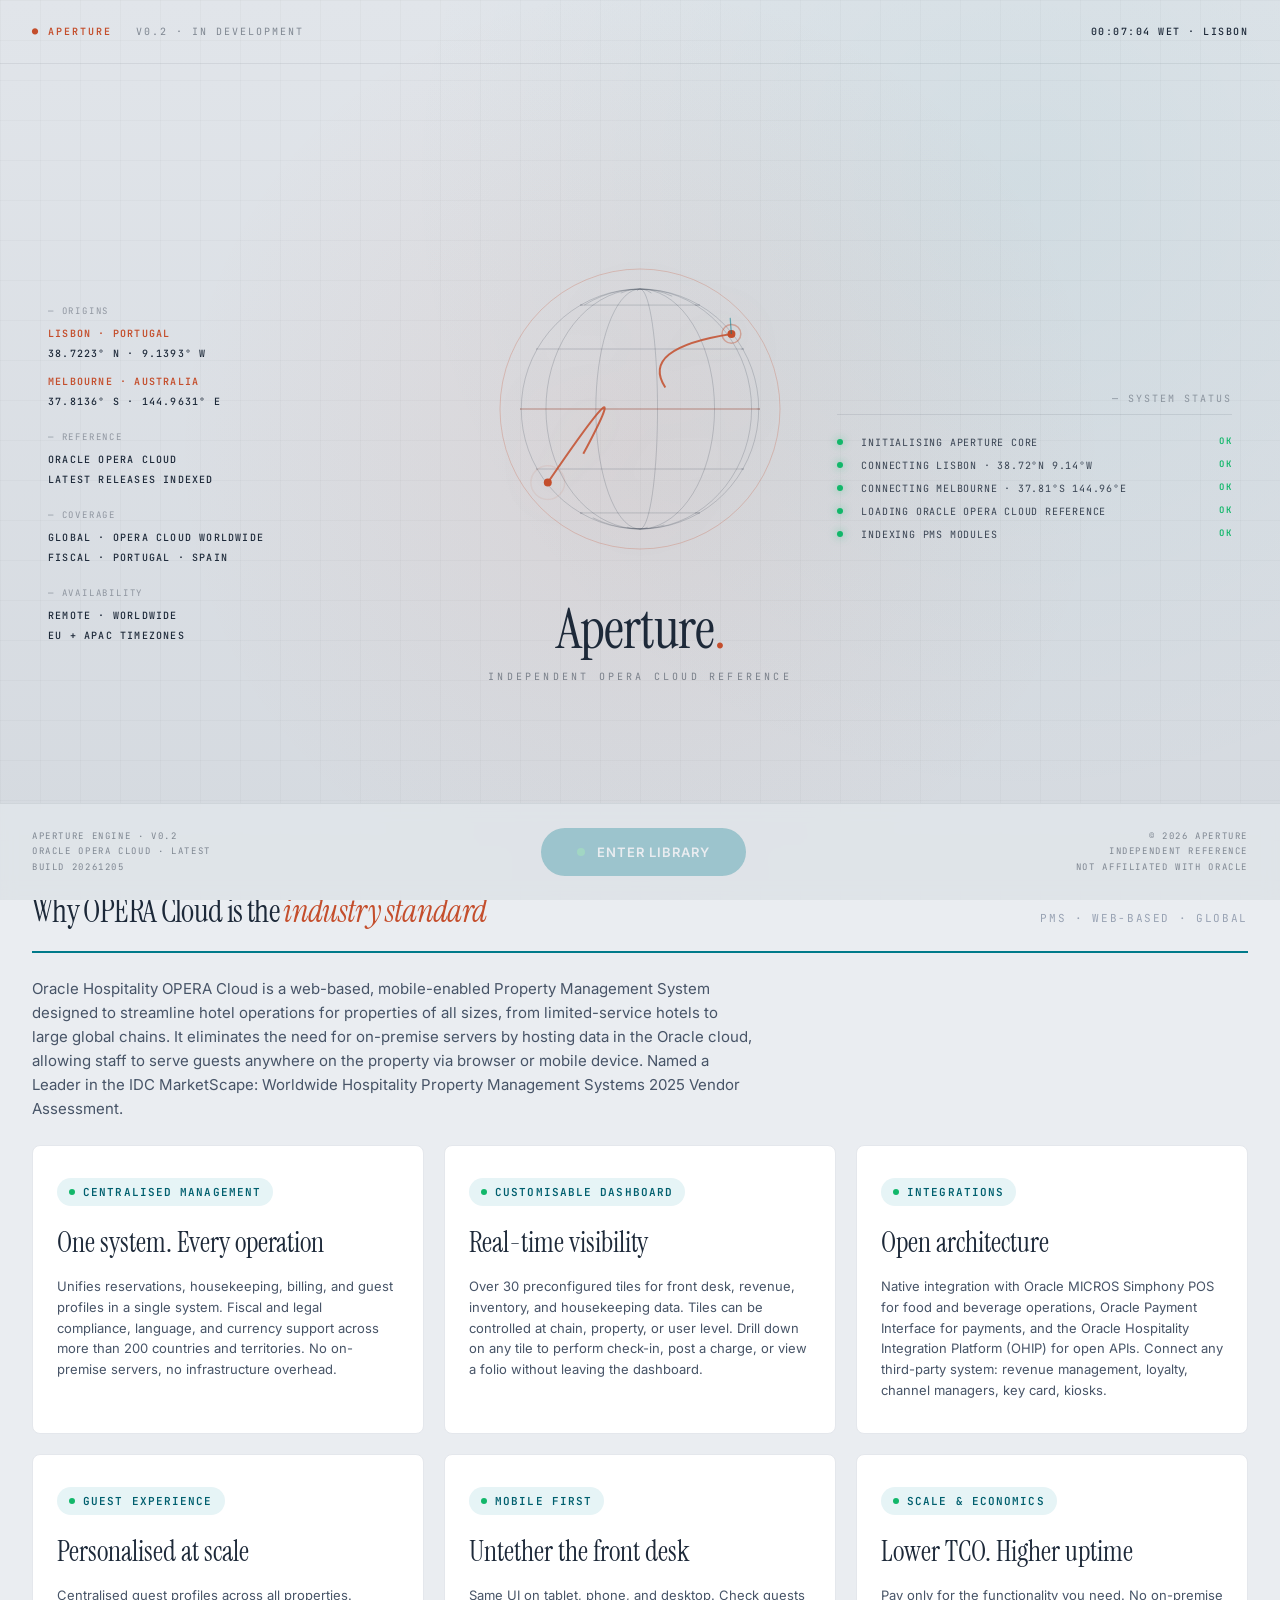
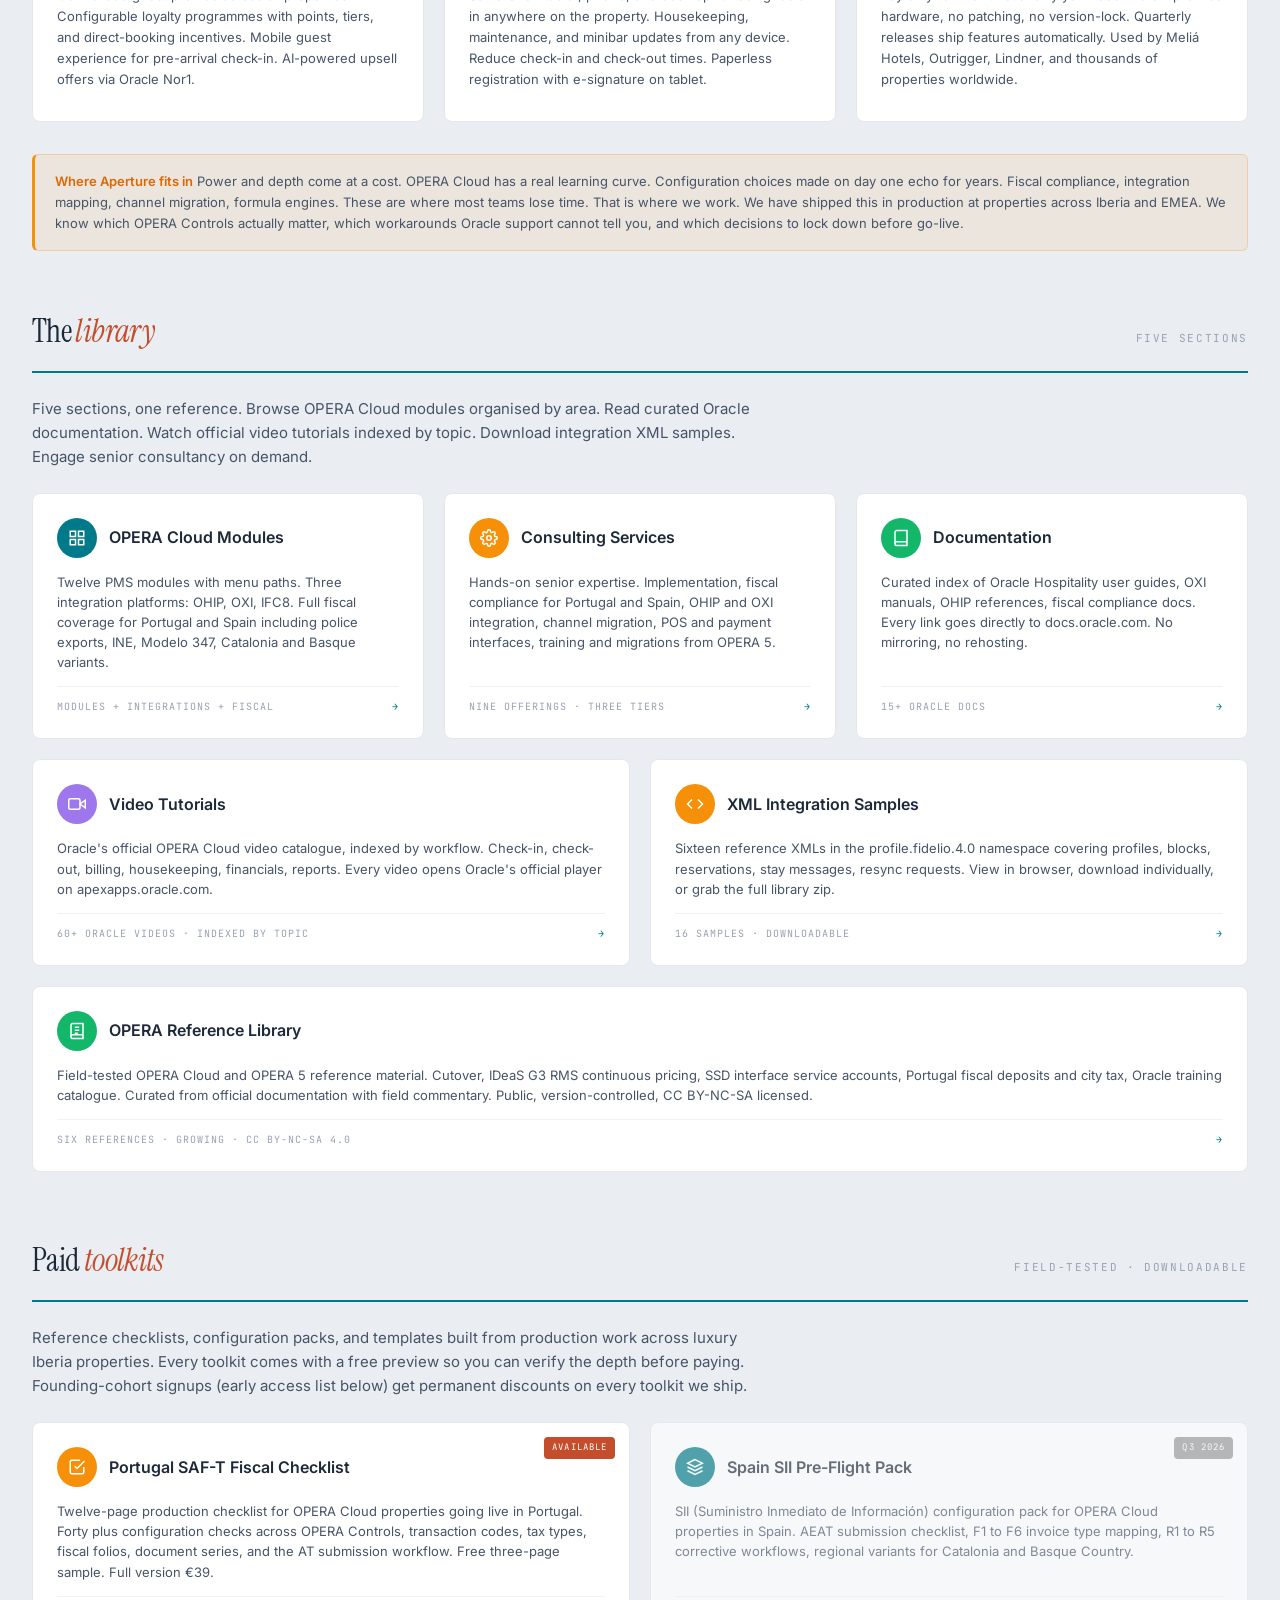
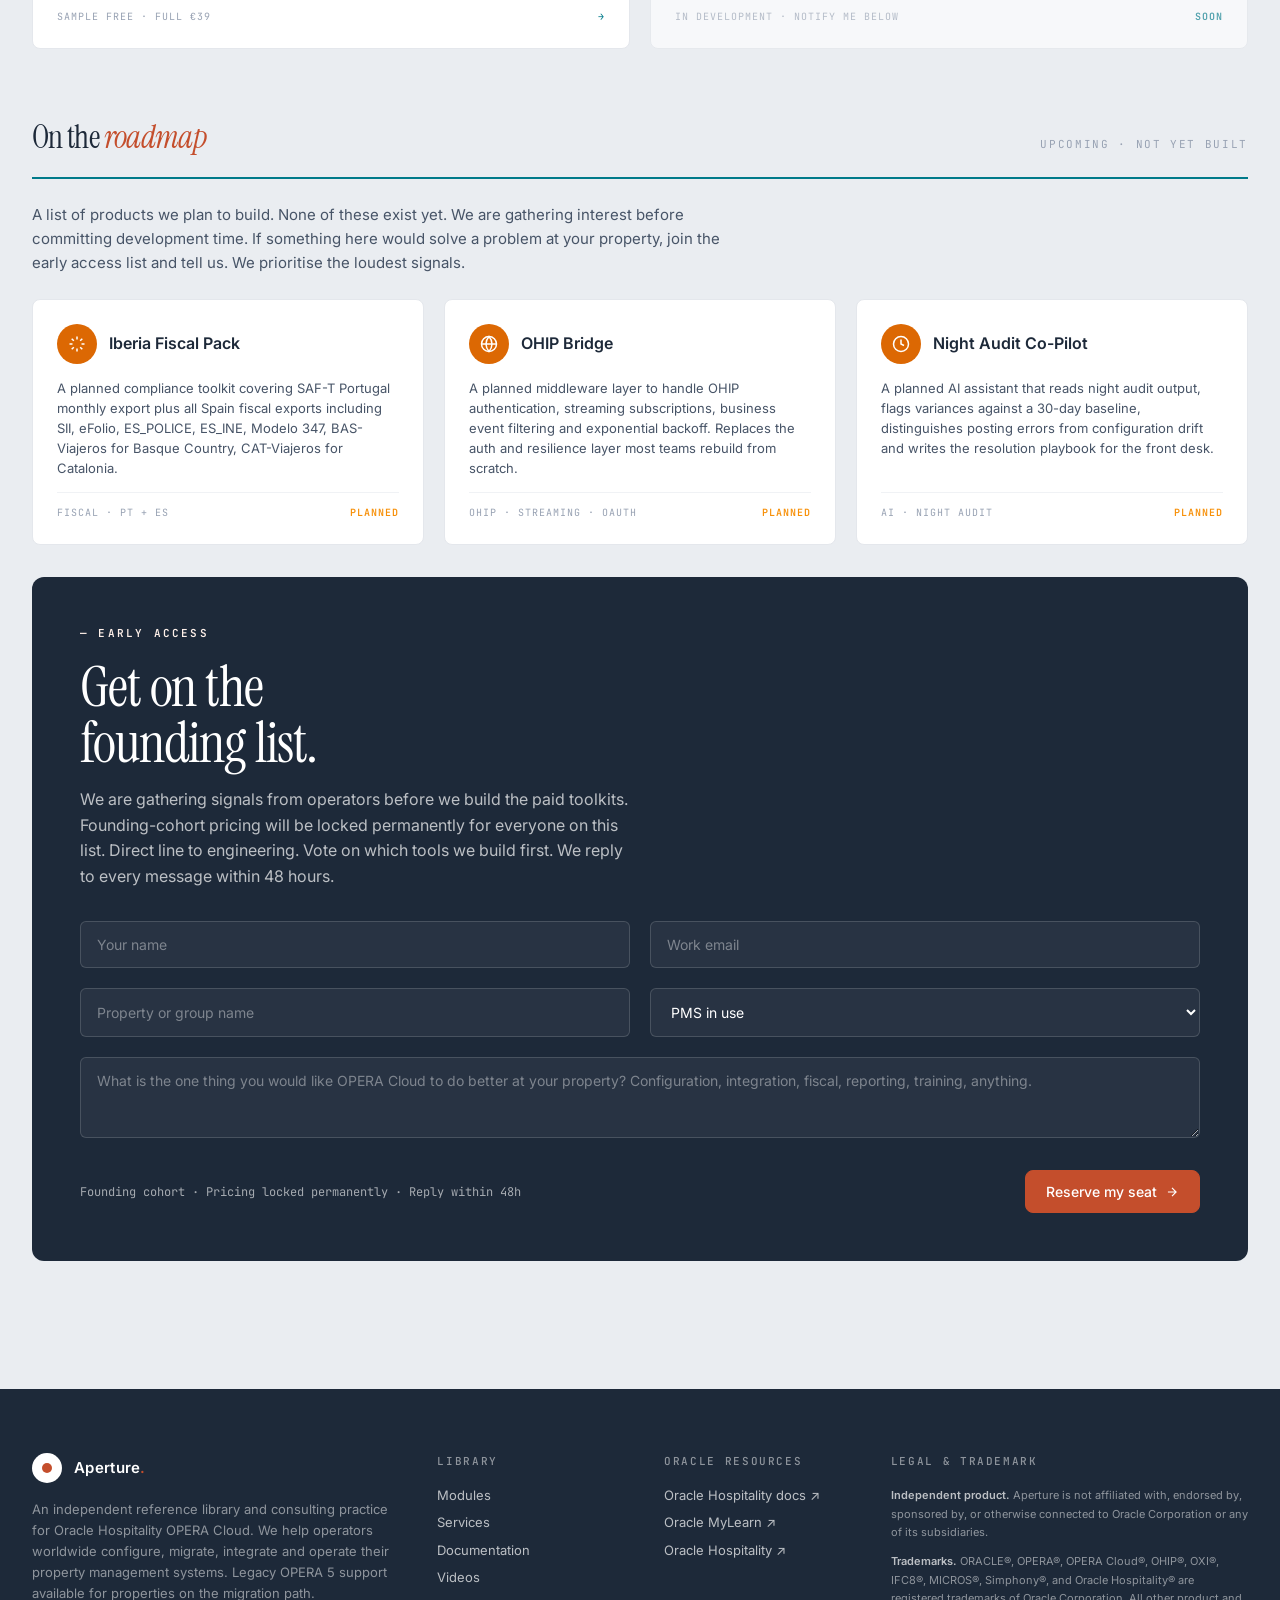
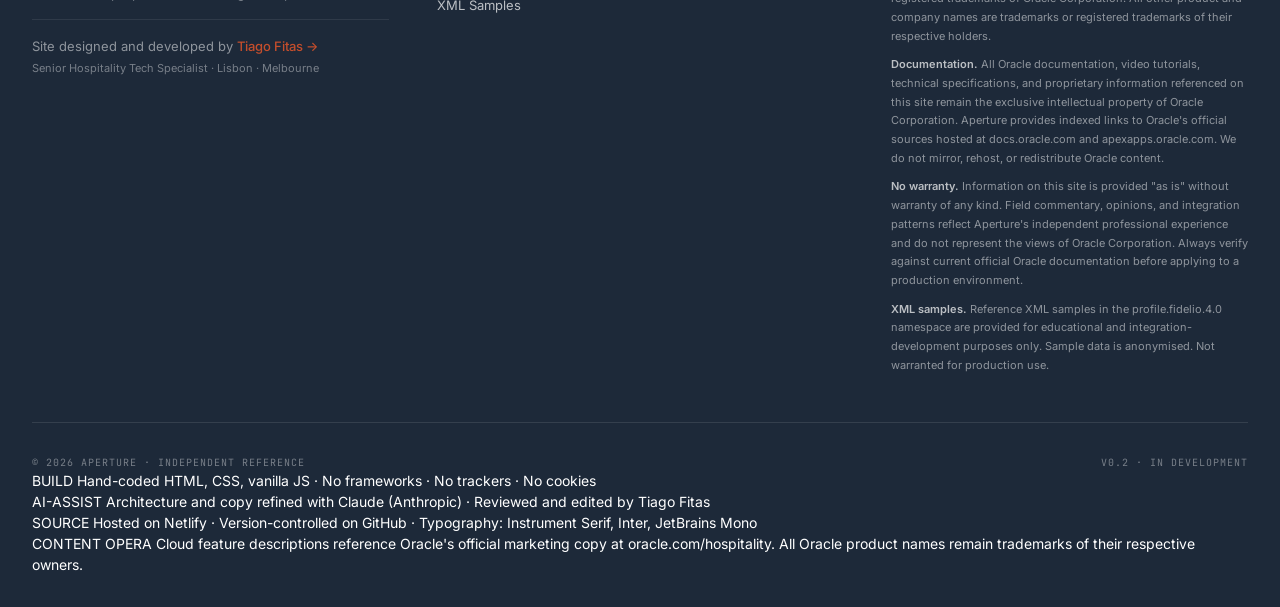
<file: index.html>
<!DOCTYPE html>
<html lang="en">
<head>
<meta charset="UTF-8">
<meta name="viewport" content="width=device-width, initial-scale=1.0">
<title>Aperture · OPERA Cloud Reference & Tools</title>
<meta name="description" content="Curated Oracle Hospitality OPERA Cloud documentation, video tutorials, and integration XML samples. Independent reference library for hotel technology professionals.">
<link rel="preconnect" href="https://fonts.googleapis.com">
<link rel="preconnect" href="https://fonts.gstatic.com" crossorigin>
<link href="https://fonts.googleapis.com/css2?family=Instrument+Serif&family=JetBrains+Mono:wght@400;500;600&family=Inter:wght@400;500;600;700&display=swap" rel="stylesheet">
<link rel="stylesheet" href="assets/styles.css">
</head>
<body class="intro-active">

<!-- Netlify static form registration (hidden, required for Netlify to detect form fields at build time) -->
<form name="aperture-waitlist" netlify netlify-honeypot="bot-field" hidden>
  <input type="text" name="name" />
  <input type="email" name="email" />
  <input type="text" name="property" />
  <input type="text" name="pms" />
  <textarea name="goal"></textarea>
</form>

<!-- CINEMATIC BOOT INTRO -->
<div id="intro">

  <!-- TOP STATUS BAR -->
  <div class="boot-topbar">
    <div class="left">
      <span class="accent">● APERTURE</span>
      <span>v0.2 · IN DEVELOPMENT</span>
    </div>
    <div class="right">
      <span id="boot-clock">--:--:-- WET · LISBON</span>
    </div>
  </div>

  <!-- THREE-COLUMN STAGE -->
  <div class="boot-stage">

    <!-- LEFT COLUMN - COORDS + META -->
    <div class="boot-left">
      <span class="label">— Origins</span>
      <span class="value accent">LISBON · PORTUGAL</span>
      <span class="value">38.7223° N · 9.1393° W</span>
      <span class="value accent" style="margin-top: 8px; display: block;">MELBOURNE · AUSTRALIA</span>
      <span class="value">37.8136° S · 144.9631° E</span>

      <span class="label">— Reference</span>
      <span class="value">ORACLE OPERA CLOUD</span>
      <span class="value">LATEST RELEASES INDEXED</span>

      <span class="label">— Coverage</span>
      <span class="value">GLOBAL · OPERA CLOUD WORLDWIDE</span>
      <span class="value">FISCAL · PORTUGAL · SPAIN</span>

      <span class="label">— Availability</span>
      <span class="value">REMOTE · WORLDWIDE</span>
      <span class="value">EU + APAC TIMEZONES</span>
    </div>

    <!-- CENTRE - GLOBE + BRAND -->
    <div class="boot-centre">
      <canvas id="boot-globe" width="320" height="320"></canvas>
      <div class="boot-brand">
        <div class="boot-brand-name">Aperture<span class="dot">.</span></div>
        <div class="boot-brand-tag">Independent OPERA Cloud Reference</div>
      </div>
    </div>

    <!-- RIGHT COLUMN - STATUS LIST -->
    <div class="boot-right">
      <div class="boot-status-head">— SYSTEM STATUS</div>
      <div id="status-list"></div>
    </div>

  </div>

  <!-- BOTTOM BAR - SYSTEM INFO + ENTER -->
  <div class="boot-bottom">
    <div class="boot-system-info" id="boot-system">
      APERTURE ENGINE · v0.2<br>
      ORACLE OPERA CLOUD · LATEST<br>
      BUILD ----
    </div>
    <button id="intro-enter" class="intro-enter" disabled>
      <span class="intro-pulse"></span>
      Enter library
    </button>
    <div class="boot-system-info" style="text-align: right;">
      © 2026 APERTURE<br>
      INDEPENDENT REFERENCE<br>
      NOT AFFILIATED WITH ORACLE
    </div>
  </div>

</div>

<!-- TOP BAR -->
<header class="topbar">
  <div class="topbar-inner">
    <a href="index.html" class="brand">
      <div class="brand-mark"></div>
      <span class="name">Aperture<span class="dot">.</span></span>
    </a>
    <div class="topbar-meta">
      <span class="pill">REFERENCE LIBRARY</span>
      <span>v0.2 · IN DEVELOPMENT</span>
    </div>
  </div>
</header>

<!-- MENU -->
<nav class="menubar">
  <div class="menubar-inner">
    <a href="index.html" class="menu-link active">
      <svg viewBox="0 0 24 24" fill="none" stroke="currentColor" stroke-width="2"><path d="M3 9l9-7 9 7v11a2 2 0 01-2 2H5a2 2 0 01-2-2z"/></svg>
      Home
    </a>
    <a href="modules.html" class="menu-link">
      <svg viewBox="0 0 24 24" fill="none" stroke="currentColor" stroke-width="2"><rect x="3" y="3" width="7" height="7"/><rect x="14" y="3" width="7" height="7"/><rect x="3" y="14" width="7" height="7"/><rect x="14" y="14" width="7" height="7"/></svg>
      Modules
    </a>
    <a href="resources.html" class="menu-link">
      <svg viewBox="0 0 24 24" fill="none" stroke="currentColor" stroke-width="2"><path d="M4 19.5A2.5 2.5 0 016.5 17H20"/><path d="M6.5 2H20v20H6.5A2.5 2.5 0 014 19.5v-15A2.5 2.5 0 016.5 2z"/></svg>
      Documentation
    </a>
    <a href="videos.html" class="menu-link">
      <svg viewBox="0 0 24 24" fill="none" stroke="currentColor" stroke-width="2"><polygon points="23 7 16 12 23 17 23 7"/><rect x="1" y="5" width="15" height="14" rx="2"/></svg>
      Videos
    </a>
    <a href="xml-library.html" class="menu-link">
      <svg viewBox="0 0 24 24" fill="none" stroke="currentColor" stroke-width="2"><path d="M14 2H6a2 2 0 00-2 2v16a2 2 0 002 2h12a2 2 0 002-2V8z"/><path d="M14 2v6h6 M16 13H8 M16 17H8"/></svg>
      XML Samples
    </a>
    <a href="opera-library.html" class="menu-link">
      <svg viewBox="0 0 24 24" fill="none" stroke="currentColor" stroke-width="2"><path d="M4 19.5A2.5 2.5 0 016.5 17H20"/><path d="M6.5 2H20v20H6.5A2.5 2.5 0 014 19.5v-15A2.5 2.5 0 016.5 2z"/><path d="M9 7h6 M9 11h6 M9 15h4"/></svg>
      Reference Library
    </a>
    <div class="menubar-actions">
      <a href="https://github.com/austugal/opera-references" target="_blank" rel="noopener" class="btn btn-secondary" style="padding: 6px 14px; font-size: 12px;">GitHub ↗</a>
    </div>
  </div>
</nav>

<!-- PAGE CONTENT -->
<div class="page">

  <!-- HERO -->
  <section class="hero">
    <div class="hero-content">
      <div class="hero-eyebrow">
        <span class="dot"></span>
        Independent OPERA Cloud reference library
      </div>
      <h1>Reference,<br>tools, <span class="accent">expertise</span></h1>
      <p class="lead">A growing reference library for Oracle Hospitality OPERA Cloud. Curated documentation, official video tutorials, integration XML samples, and senior consulting services. Independent. Iberia-based. Worldwide remote.</p>
      <div class="ctas">
        <a href="modules.html" class="btn btn-primary">
          Browse modules
          <svg width="14" height="14" viewBox="0 0 24 24" fill="none" stroke="currentColor" stroke-width="2"><path d="M5 12h14M12 5l7 7-7 7"/></svg>
        </a>
        
        
      </div>
    </div>
  </section>

  <!-- STAT TILES (PMS dashboard style) -->
  <div class="tiles">
    <div class="tile span-3">
      <div class="stat">
        <div class="stat-icon teal">
          <svg viewBox="0 0 24 24"><rect x="3" y="3" width="7" height="7"/><rect x="14" y="3" width="7" height="7"/><rect x="3" y="14" width="7" height="7"/><rect x="14" y="14" width="7" height="7"/></svg>
        </div>
        <div>
          <div class="stat-num">12</div>
          <div class="stat-label">Modules covered</div>
        </div>
      </div>
    </div>
    <div class="tile span-3">
      <div class="stat">
        <div class="stat-icon green">
          <svg viewBox="0 0 24 24"><path d="M14 2H6a2 2 0 00-2 2v16a2 2 0 002 2h12a2 2 0 002-2V8z M14 2v6h6"/></svg>
        </div>
        <div>
          <div class="stat-num">15</div>
          <div class="stat-label">Oracle docs indexed</div>
        </div>
      </div>
    </div>
    <div class="tile span-3">
      <div class="stat">
        <div class="stat-icon purple">
          <svg viewBox="0 0 24 24"><polygon points="23 7 16 12 23 17 23 7"/><rect x="1" y="5" width="15" height="14" rx="2"/></svg>
        </div>
        <div>
          <div class="stat-num">60+</div>
          <div class="stat-label">Video tutorials</div>
        </div>
      </div>
    </div>
    <div class="tile span-3">
      <div class="stat">
        <div class="stat-icon orange">
          <svg viewBox="0 0 24 24"><polyline points="16 18 22 12 16 6"/><polyline points="8 6 2 12 8 18"/></svg>
        </div>
        <div>
          <div class="stat-num">16</div>
          <div class="stat-label">XML samples</div>
        </div>
      </div>
    </div>
  </div>

  <!-- WHY OPERA CLOUD -->
  <div class="section-head">
    <h2>Why OPERA Cloud is the <span class="accent">industry standard</span></h2>
    <span class="count">PMS · WEB-BASED · GLOBAL</span>
  </div>
  <p class="section-intro">Oracle Hospitality OPERA Cloud is a web-based, mobile-enabled Property Management System designed to streamline hotel operations for properties of all sizes, from limited-service hotels to large global chains. It eliminates the need for on-premise servers by hosting data in the Oracle cloud, allowing staff to serve guests anywhere on the property via browser or mobile device. Named a Leader in the IDC MarketScape: Worldwide Hospitality Property Management Systems 2025 Vendor Assessment.</p>

  <div class="tiles">
    <div class="tile span-4">
      <div style="padding: 8px 0;">
        <div class="hero-eyebrow" style="background: var(--teal-soft); margin-bottom: 16px;">
          <span class="dot"></span> CENTRALISED MANAGEMENT
        </div>
        <h3 style="font-family: 'Instrument Serif', Georgia, serif; font-size: 28px; font-weight: 400; margin-bottom: 12px;">One system. Every operation</h3>
        <p style="font-size: 13px; color: var(--ink-soft); line-height: 1.6;">Unifies reservations, housekeeping, billing, and guest profiles in a single system. Fiscal and legal compliance, language, and currency support across more than 200 countries and territories. No on-premise servers, no infrastructure overhead.</p>
      </div>
    </div>

    <div class="tile span-4">
      <div style="padding: 8px 0;">
        <div class="hero-eyebrow" style="background: var(--teal-soft); margin-bottom: 16px;">
          <span class="dot"></span> CUSTOMISABLE DASHBOARD
        </div>
        <h3 style="font-family: 'Instrument Serif', Georgia, serif; font-size: 28px; font-weight: 400; margin-bottom: 12px;">Real-time visibility</h3>
        <p style="font-size: 13px; color: var(--ink-soft); line-height: 1.6;">Over 30 preconfigured tiles for front desk, revenue, inventory, and housekeeping data. Tiles can be controlled at chain, property, or user level. Drill down on any tile to perform check-in, post a charge, or view a folio without leaving the dashboard.</p>
      </div>
    </div>

    <div class="tile span-4">
      <div style="padding: 8px 0;">
        <div class="hero-eyebrow" style="background: var(--teal-soft); margin-bottom: 16px;">
          <span class="dot"></span> INTEGRATIONS
        </div>
        <h3 style="font-family: 'Instrument Serif', Georgia, serif; font-size: 28px; font-weight: 400; margin-bottom: 12px;">Open architecture</h3>
        <p style="font-size: 13px; color: var(--ink-soft); line-height: 1.6;">Native integration with Oracle MICROS Simphony POS for food and beverage operations, Oracle Payment Interface for payments, and the Oracle Hospitality Integration Platform (OHIP) for open APIs. Connect any third-party system: revenue management, loyalty, channel managers, key card, kiosks.</p>
      </div>
    </div>

    <div class="tile span-4">
      <div style="padding: 8px 0;">
        <div class="hero-eyebrow" style="background: var(--teal-soft); margin-bottom: 16px;">
          <span class="dot"></span> GUEST EXPERIENCE
        </div>
        <h3 style="font-family: 'Instrument Serif', Georgia, serif; font-size: 28px; font-weight: 400; margin-bottom: 12px;">Personalised at scale</h3>
        <p style="font-size: 13px; color: var(--ink-soft); line-height: 1.6;">Centralised guest profiles across all properties. Configurable loyalty programmes with points, tiers, and direct-booking incentives. Mobile guest experience for pre-arrival check-in. AI-powered upsell offers via Oracle Nor1.</p>
      </div>
    </div>

    <div class="tile span-4">
      <div style="padding: 8px 0;">
        <div class="hero-eyebrow" style="background: var(--teal-soft); margin-bottom: 16px;">
          <span class="dot"></span> MOBILE FIRST
        </div>
        <h3 style="font-family: 'Instrument Serif', Georgia, serif; font-size: 28px; font-weight: 400; margin-bottom: 12px;">Untether the front desk</h3>
        <p style="font-size: 13px; color: var(--ink-soft); line-height: 1.6;">Same UI on tablet, phone, and desktop. Check guests in anywhere on the property. Housekeeping, maintenance, and minibar updates from any device. Reduce check-in and check-out times. Paperless registration with e-signature on tablet.</p>
      </div>
    </div>

    <div class="tile span-4">
      <div style="padding: 8px 0;">
        <div class="hero-eyebrow" style="background: var(--teal-soft); margin-bottom: 16px;">
          <span class="dot"></span> SCALE & ECONOMICS
        </div>
        <h3 style="font-family: 'Instrument Serif', Georgia, serif; font-size: 28px; font-weight: 400; margin-bottom: 12px;">Lower TCO. Higher uptime</h3>
        <p style="font-size: 13px; color: var(--ink-soft); line-height: 1.6;">Pay only for the functionality you need. No on-premise hardware, no patching, no version-lock. Quarterly releases ship features automatically. Used by Meliá Hotels, Outrigger, Lindner, and thousands of properties worldwide.</p>
      </div>
    </div>
  </div>

  <div class="disclaimer" style="margin-top: 24px;">
    <strong>Where Aperture fits in</strong> Power and depth come at a cost. OPERA Cloud has a real learning curve. Configuration choices made on day one echo for years. Fiscal compliance, integration mapping, channel migration, formula engines. These are where most teams lose time. That is where we work. We have shipped this in production at properties across Iberia and EMEA. We know which OPERA Controls actually matter, which workarounds Oracle support cannot tell you, and which decisions to lock down before go-live.
  </div>

  <!-- LIBRARY ENTRY POINTS -->
  <div class="section-head">
    <h2>The <span class="accent">library</span></h2>
    <span class="count">FIVE SECTIONS</span>
  </div>
  <p class="section-intro">Five sections, one reference. Browse OPERA Cloud modules organised by area. Read curated Oracle documentation. Watch official video tutorials indexed by topic. Download integration XML samples. Engage senior consultancy on demand.</p>

  <div class="tiles">
    <a href="modules.html" class="tile span-4 module-tile">
      <div class="head">
        <div class="icon teal">
          <svg viewBox="0 0 24 24"><rect x="3" y="3" width="7" height="7"/><rect x="14" y="3" width="7" height="7"/><rect x="3" y="14" width="7" height="7"/><rect x="14" y="14" width="7" height="7"/></svg>
        </div>
        <h3>OPERA Cloud Modules</h3>
      </div>
      <p class="desc">Twelve PMS modules with menu paths. Three integration platforms: OHIP, OXI, IFC8. Full fiscal coverage for Portugal and Spain including police exports, INE, Modelo 347, Catalonia and Basque variants.</p>
      <div class="foot">
        <span>MODULES + INTEGRATIONS + FISCAL</span>
        <span class="badge">→</span>
      </div>
    </a>

    <a href="services.html" class="tile span-4 module-tile">
      <div class="head">
        <div class="icon orange">
          <svg viewBox="0 0 24 24"><circle cx="12" cy="12" r="3"/><path d="M19.4 15a1.65 1.65 0 00.33 1.82l.06.06a2 2 0 010 2.83 2 2 0 01-2.83 0l-.06-.06a1.65 1.65 0 00-1.82-.33 1.65 1.65 0 00-1 1.51V21a2 2 0 01-4 0v-.09A1.65 1.65 0 009 19.4a1.65 1.65 0 00-1.82.33l-.06.06a2 2 0 01-2.83 0 2 2 0 010-2.83l.06-.06a1.65 1.65 0 00.33-1.82 1.65 1.65 0 00-1.51-1H3a2 2 0 010-4h.09A1.65 1.65 0 004.6 9a1.65 1.65 0 00-.33-1.82l-.06-.06a2 2 0 010-2.83 2 2 0 012.83 0l.06.06a1.65 1.65 0 001.82.33H9a1.65 1.65 0 001-1.51V3a2 2 0 014 0v.09a1.65 1.65 0 001 1.51 1.65 1.65 0 001.82-.33l.06-.06a2 2 0 012.83 0 2 2 0 010 2.83l-.06.06a1.65 1.65 0 00-.33 1.82V9a1.65 1.65 0 001.51 1H21a2 2 0 010 4h-.09a1.65 1.65 0 00-1.51 1z"/></svg>
        </div>
        <h3>Consulting Services</h3>
      </div>
      <p class="desc">Hands-on senior expertise. Implementation, fiscal compliance for Portugal and Spain, OHIP and OXI integration, channel migration, POS and payment interfaces, training and migrations from OPERA 5.</p>
      <div class="foot">
        <span>NINE OFFERINGS · THREE TIERS</span>
        <span class="badge">→</span>
      </div>
    </a>

    <a href="resources.html" class="tile span-4 module-tile">
      <div class="head">
        <div class="icon green">
          <svg viewBox="0 0 24 24"><path d="M4 19.5A2.5 2.5 0 016.5 17H20"/><path d="M6.5 2H20v20H6.5A2.5 2.5 0 014 19.5v-15A2.5 2.5 0 016.5 2z"/></svg>
        </div>
        <h3>Documentation</h3>
      </div>
      <p class="desc">Curated index of Oracle Hospitality user guides, OXI manuals, OHIP references, fiscal compliance docs. Every link goes directly to docs.oracle.com. No mirroring, no rehosting.</p>
      <div class="foot">
        <span>15+ ORACLE DOCS</span>
        <span class="badge">→</span>
      </div>
    </a>

    <a href="videos.html" class="tile span-6 module-tile">
      <div class="head">
        <div class="icon purple">
          <svg viewBox="0 0 24 24"><polygon points="23 7 16 12 23 17 23 7"/><rect x="1" y="5" width="15" height="14" rx="2"/></svg>
        </div>
        <h3>Video Tutorials</h3>
      </div>
      <p class="desc">Oracle's official OPERA Cloud video catalogue, indexed by workflow. Check-in, check-out, billing, housekeeping, financials, reports. Every video opens Oracle's official player on apexapps.oracle.com.</p>
      <div class="foot">
        <span>60+ ORACLE VIDEOS · INDEXED BY TOPIC</span>
        <span class="badge">→</span>
      </div>
    </a>

    <a href="xml-library.html" class="tile span-6 module-tile">
      <div class="head">
        <div class="icon orange">
          <svg viewBox="0 0 24 24"><polyline points="16 18 22 12 16 6"/><polyline points="8 6 2 12 8 18"/></svg>
        </div>
        <h3>XML Integration Samples</h3>
      </div>
      <p class="desc">Sixteen reference XMLs in the profile.fidelio.4.0 namespace covering profiles, blocks, reservations, stay messages, resync requests. View in browser, download individually, or grab the full library zip.</p>
      <div class="foot">
        <span>16 SAMPLES · DOWNLOADABLE</span>
        <span class="badge">→</span>
      </div>
    </a>

    <a href="opera-library.html" class="tile span-12 module-tile">
      <div class="head">
        <div class="icon green">
          <svg viewBox="0 0 24 24"><path d="M4 19.5A2.5 2.5 0 016.5 17H20"/><path d="M6.5 2H20v20H6.5A2.5 2.5 0 014 19.5v-15A2.5 2.5 0 016.5 2z"/><path d="M9 7h6 M9 11h6 M9 15h4"/></svg>
        </div>
        <h3>OPERA Reference Library</h3>
      </div>
      <p class="desc">Field-tested OPERA Cloud and OPERA 5 reference material. Cutover, IDeaS G3 RMS continuous pricing, SSD interface service accounts, Portugal fiscal deposits and city tax, Oracle training catalogue. Curated from official documentation with field commentary. Public, version-controlled, CC BY-NC-SA licensed.</p>
      <div class="foot">
        <span>SIX REFERENCES · GROWING · CC BY-NC-SA 4.0</span>
        <span class="badge">→</span>
      </div>
    </a>
  </div>

  <!-- PAID PRODUCTS / TOOLKITS -->
  <div class="section-head">
    <h2>Paid <span class="accent">toolkits</span></h2>
    <span class="count">FIELD-TESTED · DOWNLOADABLE</span>
  </div>
  <p class="section-intro">Reference checklists, configuration packs, and templates built from production work across luxury Iberia properties. Every toolkit comes with a free preview so you can verify the depth before paying. Founding-cohort signups (early access list below) get permanent discounts on every toolkit we ship.</p>

  <div class="tiles">
    <a href="checklist-portugal-saft.html" class="tile span-6 module-tile" style="position: relative;">
      <span style="position: absolute; top: 14px; right: 14px; background: var(--accent); color: white; font-family: 'JetBrains Mono', monospace; font-size: 9px; letter-spacing: 0.12em; padding: 4px 8px; border-radius: 4px; text-transform: uppercase;">Available</span>
      <div class="head">
        <div class="icon orange">
          <svg viewBox="0 0 24 24"><path d="M9 11l3 3L22 4"/><path d="M21 12v7a2 2 0 01-2 2H5a2 2 0 01-2-2V5a2 2 0 012-2h11"/></svg>
        </div>
        <h3>Portugal SAF-T Fiscal Checklist</h3>
      </div>
      <p class="desc">Twelve-page production checklist for OPERA Cloud properties going live in Portugal. Forty plus configuration checks across OPERA Controls, transaction codes, tax types, fiscal folios, document series, and the AT submission workflow. Free three-page sample. Full version €39.</p>
      <div class="foot">
        <span>SAMPLE FREE · FULL €39</span>
        <span class="badge">→</span>
      </div>
    </a>

    <div class="tile span-6 module-tile" style="opacity: 0.65; cursor: default; position: relative;">
      <span style="position: absolute; top: 14px; right: 14px; background: rgba(0,0,0,0.4); color: white; font-family: 'JetBrains Mono', monospace; font-size: 9px; letter-spacing: 0.12em; padding: 4px 8px; border-radius: 4px; text-transform: uppercase;">Q3 2026</span>
      <div class="head">
        <div class="icon teal">
          <svg viewBox="0 0 24 24"><path d="M12 2L2 7l10 5 10-5-10-5z"/><path d="M2 17l10 5 10-5"/><path d="M2 12l10 5 10-5"/></svg>
        </div>
        <h3>Spain SII Pre-Flight Pack</h3>
      </div>
      <p class="desc">SII (Suministro Inmediato de Información) configuration pack for OPERA Cloud properties in Spain. AEAT submission checklist, F1 to F6 invoice type mapping, R1 to R5 corrective workflows, regional variants for Catalonia and Basque Country.</p>
      <div class="foot">
        <span>IN DEVELOPMENT · NOTIFY ME BELOW</span>
        <span class="badge">soon</span>
      </div>
    </div>
  </div>

  <!-- ROADMAP / UPCOMING -->
  <div class="section-head">
    <h2>On the <span class="accent">roadmap</span></h2>
    <span class="count">UPCOMING · NOT YET BUILT</span>
  </div>
  <p class="section-intro">A list of products we plan to build. None of these exist yet. We are gathering interest before committing development time. If something here would solve a problem at your property, join the early access list and tell us. We prioritise the loudest signals.</p>

  <div class="tiles">
    <div class="module-tile tile span-4">
      <div class="head">
        <div class="icon amber"><svg viewBox="0 0 24 24"><path d="M12 2v4M12 18v4M4.93 4.93l2.83 2.83M16.24 16.24l2.83 2.83M2 12h4M18 12h4M4.93 19.07l2.83-2.83M16.24 7.76l2.83-2.83"/></svg></div>
        <h3>Iberia Fiscal Pack</h3>
      </div>
      <p class="desc">A planned compliance toolkit covering SAF-T Portugal monthly export plus all Spain fiscal exports including SII, eFolio, ES_POLICE, ES_INE, Modelo 347, BAS-Viajeros for Basque Country, CAT-Viajeros for Catalonia.</p>
      <div class="foot">
        <span>FISCAL · PT + ES</span>
        <span class="badge upcoming">PLANNED</span>
      </div>
    </div>

    <div class="module-tile tile span-4">
      <div class="head">
        <div class="icon amber"><svg viewBox="0 0 24 24"><circle cx="12" cy="12" r="10"/><path d="M2 12h20M12 2a15.3 15.3 0 014 10 15.3 15.3 0 01-4 10 15.3 15.3 0 01-4-10 15.3 15.3 0 014-10z"/></svg></div>
        <h3>OHIP Bridge</h3>
      </div>
      <p class="desc">A planned middleware layer to handle OHIP authentication, streaming subscriptions, business event filtering and exponential backoff. Replaces the auth and resilience layer most teams rebuild from scratch.</p>
      <div class="foot">
        <span>OHIP · STREAMING · OAUTH</span>
        <span class="badge upcoming">PLANNED</span>
      </div>
    </div>

    <div class="module-tile tile span-4">
      <div class="head">
        <div class="icon amber"><svg viewBox="0 0 24 24"><path d="M12 6v6l4 2"/><circle cx="12" cy="12" r="10"/></svg></div>
        <h3>Night Audit Co-Pilot</h3>
      </div>
      <p class="desc">A planned AI assistant that reads night audit output, flags variances against a 30-day baseline, distinguishes posting errors from configuration drift and writes the resolution playbook for the front desk.</p>
      <div class="foot">
        <span>AI · NIGHT AUDIT</span>
        <span class="badge upcoming">PLANNED</span>
      </div>
    </div>
  </div>

  <!-- WAITLIST -->
  <section class="form-card" id="waitlist">
    <p class="eyebrow">— Early access</p>
    <h2>Get on the<br>founding list.</h2>
    <p>We are gathering signals from operators before we build the paid toolkits. Founding-cohort pricing will be locked permanently for everyone on this list. Direct line to engineering. Vote on which tools we build first. We reply to every message within 48 hours.</p>

    <form name="aperture-waitlist" method="POST" data-netlify="true" netlify-honeypot="bot-field" onsubmit="handleWaitlist(event)">
      <input type="hidden" name="form-name" value="aperture-waitlist">
      <p style="display:none;"><label>Do not fill this out: <input name="bot-field"></label></p>

      <div class="form-row">
        <input type="text" name="name" placeholder="Your name" class="form-input" required>
        <input type="email" name="email" placeholder="Work email" class="form-input" required>
      </div>
      <div class="form-row">
        <input type="text" name="property" placeholder="Property or group name" class="form-input" required>
        <select name="pms" class="form-input" required>
          <option value="">PMS in use</option>
          <option value="opera_cloud">OPERA Cloud</option>
          <option value="opera_5_migrating">OPERA 5 (migrating to Cloud)</option>
          <option value="opera_5_staying">OPERA 5 (no migration plan yet)</option>
          <option value="protel">Protel</option>
          <option value="mews">Mews</option>
          <option value="cloudbeds">Cloudbeds</option>
          <option value="hotsoft">HotSoft</option>
          <option value="other">Other</option>
          <option value="evaluating">Evaluating options</option>
        </select>
      </div>
      <textarea name="goal" placeholder="What is the one thing you would like OPERA Cloud to do better at your property? Configuration, integration, fiscal, reporting, training, anything." class="form-input" rows="3"></textarea>

      <div class="form-foot">
        <span class="form-counter">Founding cohort · Pricing locked permanently · Reply within 48h</span>
        <button type="submit" class="btn btn-accent">
          Reserve my seat
          <svg width="14" height="14" viewBox="0 0 24 24" fill="none" stroke="currentColor" stroke-width="2"><path d="M5 12h14M12 5l7 7-7 7"/></svg>
        </button>
      </div>
    </form>
  </section>

</div>

<!-- FOOTER (legal-heavy) -->
<footer class="footer">
  <div class="footer-inner">
    <div class="footer-grid">
      <div class="footer-brand">
        <a href="index.html" class="brand">
          <div class="brand-mark"></div>
          <span class="name">Aperture<span class="dot">.</span></span>
        </a>
        <p class="blurb">An independent reference library and consulting practice for Oracle Hospitality OPERA Cloud. We help operators worldwide configure, migrate, integrate and operate their property management systems. Legacy OPERA 5 support available for properties on the migration path.</p>
        <p class="blurb" style="margin-top: 16px; padding-top: 16px; border-top: 1px solid rgba(255,255,255,0.08);">Site designed and developed by <a href="https://www.linkedin.com/in/tiagofitas76/" target="_blank" rel="noopener" style="color: var(--accent); text-decoration: none; font-weight: 500;">Tiago Fitas →</a><br><span style="font-size: 11px; color: rgba(255,255,255,0.4);">Senior Hospitality Tech Specialist · Lisbon &middot; Melbourne</span></p>
      </div>
      <div>
        <h4>Library</h4>
        <ul>
          <li><a href="modules.html">Modules</a></li>
          <li><a href="services.html">Services</a></li>
          <li><a href="resources.html">Documentation</a></li>
          <li><a href="videos.html">Videos</a></li>
          <li><a href="xml-library.html">XML Samples</a></li>
        </ul>
      </div>
      <div>
        <h4>Oracle Resources</h4>
        <ul>
          <li><a href="https://docs.oracle.com/en/industries/hospitality/" target="_blank" rel="noopener">Oracle Hospitality docs ↗</a></li>
          <li><a href="https://learn.oracle.com" target="_blank" rel="noopener">Oracle MyLearn ↗</a></li>
          <li><a href="https://www.oracle.com/hospitality/" target="_blank" rel="noopener">Oracle Hospitality ↗</a></li>
        </ul>
      </div>
      <div>
        <h4>Legal & Trademark</h4>
        <div class="footer-legal">
          <p><strong>Independent product.</strong> Aperture is not affiliated with, endorsed by, sponsored by, or otherwise connected to Oracle Corporation or any of its subsidiaries.</p>
          <p><strong>Trademarks.</strong> ORACLE®, OPERA®, OPERA Cloud®, OHIP®, OXI®, IFC8®, MICROS®, Simphony®, and Oracle Hospitality® are registered trademarks of Oracle Corporation. All other product and company names are trademarks or registered trademarks of their respective holders.</p>
          <p><strong>Documentation.</strong> All Oracle documentation, video tutorials, technical specifications, and proprietary information referenced on this site remain the exclusive intellectual property of Oracle Corporation. Aperture provides indexed links to Oracle's official sources hosted at docs.oracle.com and apexapps.oracle.com. We do not mirror, rehost, or redistribute Oracle content.</p>
          <p><strong>No warranty.</strong> Information on this site is provided "as is" without warranty of any kind. Field commentary, opinions, and integration patterns reflect Aperture's independent professional experience and do not represent the views of Oracle Corporation. Always verify against current official Oracle documentation before applying to a production environment.</p>
          <p><strong>XML samples.</strong> Reference XML samples in the profile.fidelio.4.0 namespace are provided for educational and integration-development purposes only. Sample data is anonymised. Not warranted for production use.</p>
        </div>
      </div>
    </div>
    <div class="footer-bottom">
      <div>© 2026 APERTURE · INDEPENDENT REFERENCE</div>
      <div>v0.2 · IN DEVELOPMENT</div>
    </div>
    <div class="footer-credits">
      <div class="credits-line">
        <span class="credits-label">BUILD</span>
        <span>Hand-coded HTML, CSS, vanilla JS · No frameworks · No trackers · No cookies</span>
      </div>
      <div class="credits-line">
        <span class="credits-label">AI-ASSIST</span>
        <span>Architecture and copy refined with <a href="https://www.anthropic.com/claude" target="_blank" rel="noopener">Claude (Anthropic)</a> · Reviewed and edited by Tiago Fitas</span>
      </div>
      <div class="credits-line">
        <span class="credits-label">SOURCE</span>
        <span>Hosted on <a href="https://www.netlify.com" target="_blank" rel="noopener">Netlify</a> · Version-controlled on <a href="https://github.com/austugal" target="_blank" rel="noopener">GitHub</a> · Typography: Instrument Serif, Inter, JetBrains Mono</span>
      </div>
      <div class="credits-line">
        <span class="credits-label">CONTENT</span>
        <span>OPERA Cloud feature descriptions reference Oracle's official marketing copy at oracle.com/hospitality. All Oracle product names remain trademarks of their respective owners.</span>
      </div>
    </div>
  </div>
</footer>

<script>
function handleWaitlist(e) {
  e.preventDefault();
  var form = e.target;
  var btn = form.querySelector('button[type="submit"]');
  var foot = form.querySelector('.form-foot');
  var origLabel = btn.innerHTML;

  btn.innerHTML = 'Sending...';
  btn.disabled = true;
  btn.style.opacity = '0.7';

  // Build form data (Netlify Forms expects form-encoded with form-name)
  var formData = new FormData(form);
  var encoded = new URLSearchParams();
  formData.forEach(function(v, k) { encoded.append(k, v); });

  fetch('/', {
    method: 'POST',
    headers: { 'Content-Type': 'application/x-www-form-urlencoded' },
    body: encoded.toString()
  })
  .then(function(r) {
    if (!r.ok) throw new Error('submit failed');
    // Replace the form with a confirmation panel
    form.innerHTML = '<div style="padding: 32px; text-align: center; border: 1px solid rgba(255,255,255,0.1); border-radius: 12px; background: rgba(0,122,138,0.08);">' +
      '<div style="font-family: \'Instrument Serif\', Georgia, serif; font-size: 36px; color: #fff; margin-bottom: 12px;">You are on the list.</div>' +
      '<p style="color: rgba(255,255,255,0.7); font-size: 14px; line-height: 1.6; max-width: 480px; margin: 0 auto;">Tiago will reply within 48 hours from a Lisbon timezone. Founding-cohort pricing is now locked for your account. We will not share your details with anyone.</p>' +
      '<div style="margin-top: 20px; font-family: \'JetBrains Mono\', monospace; font-size: 11px; letter-spacing: 0.1em; color: rgba(255,255,255,0.4); text-transform: uppercase;">Confirmation logged · ' + new Date().toISOString().slice(0, 16).replace('T', ' ') + ' UTC</div>' +
    '</div>';
  })
  .catch(function(err) {
    btn.innerHTML = origLabel;
    btn.disabled = false;
    btn.style.opacity = '1';
    if (foot) {
      var msg = foot.querySelector('.form-error');
      if (!msg) {
        msg = document.createElement('span');
        msg.className = 'form-error';
        msg.style.color = '#ff8a65';
        msg.style.fontSize = '12px';
        msg.style.marginRight = '12px';
        foot.insertBefore(msg, btn);
      }
      msg.textContent = 'Could not send. Email tiagofitas@hotmail.com directly.';
    }
  });
}
</script>
<script src="assets/intro.js"></script>

</body>
</html>
</file>
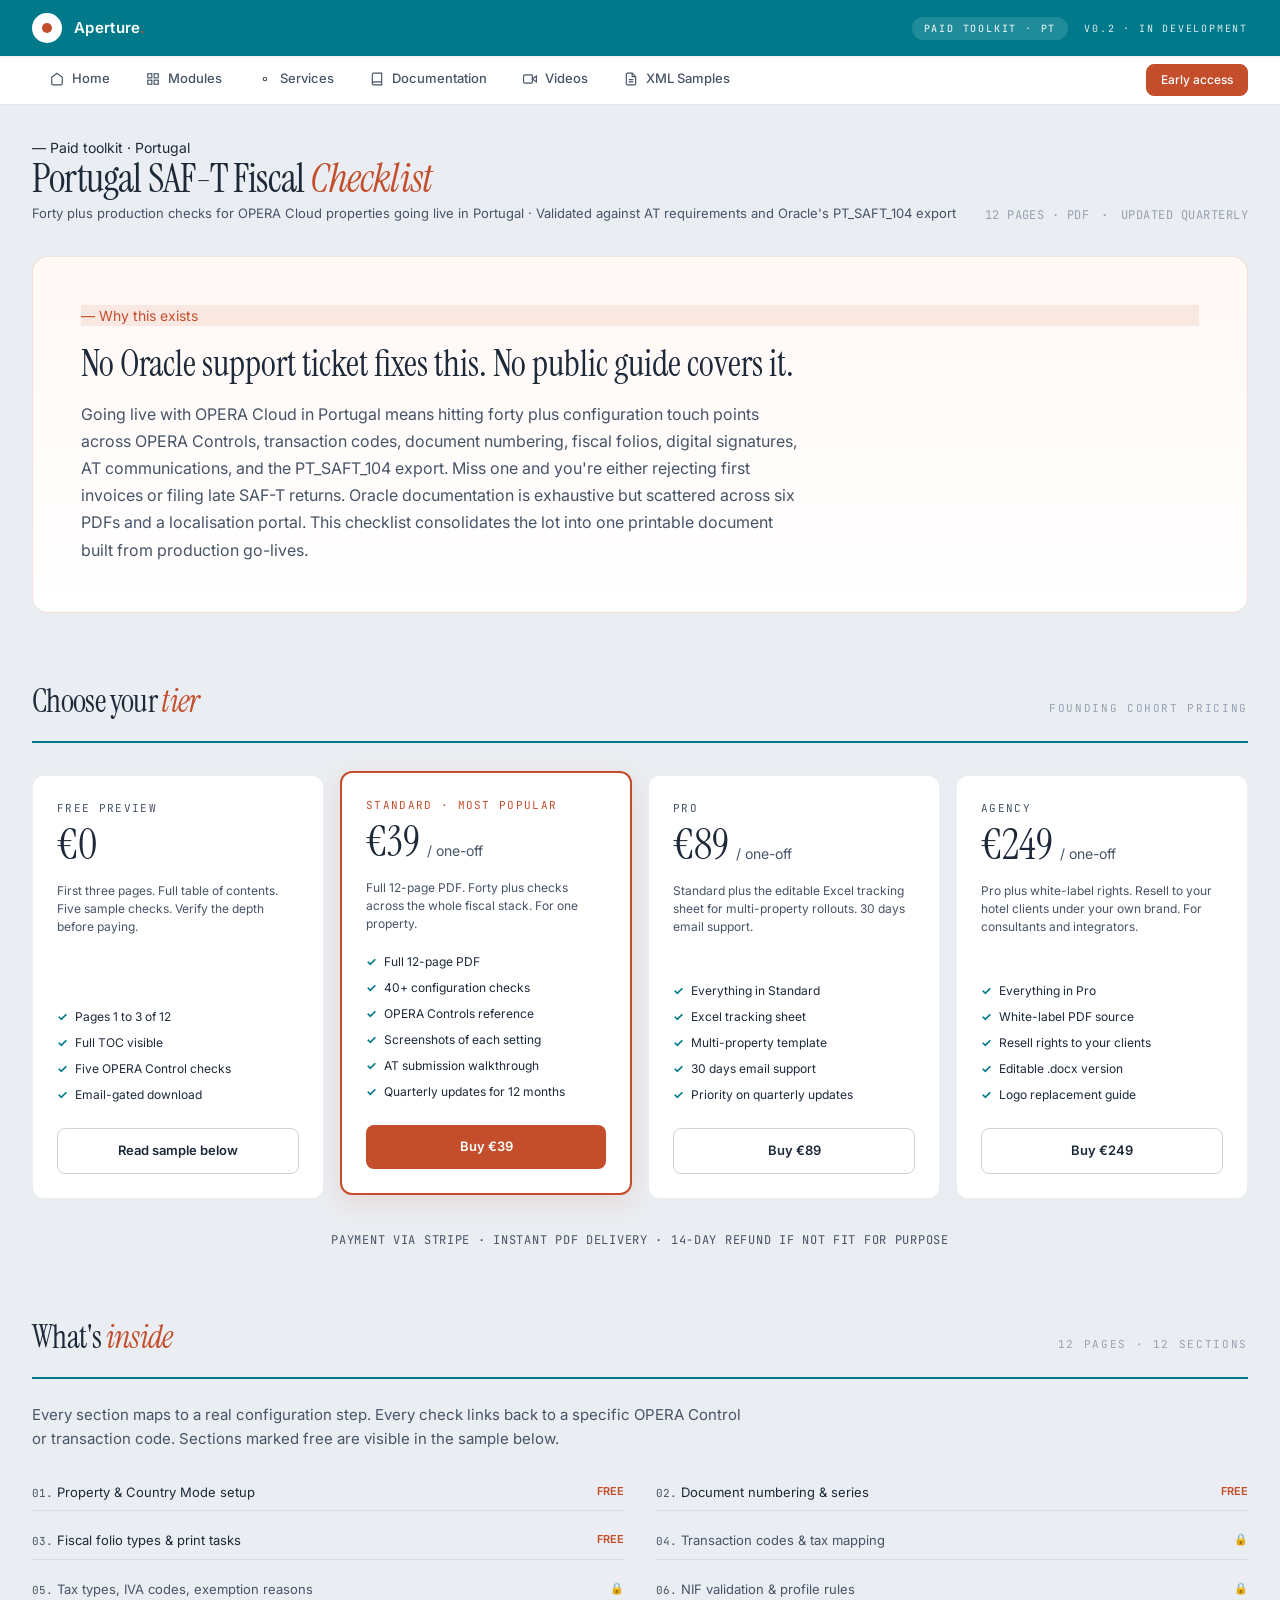
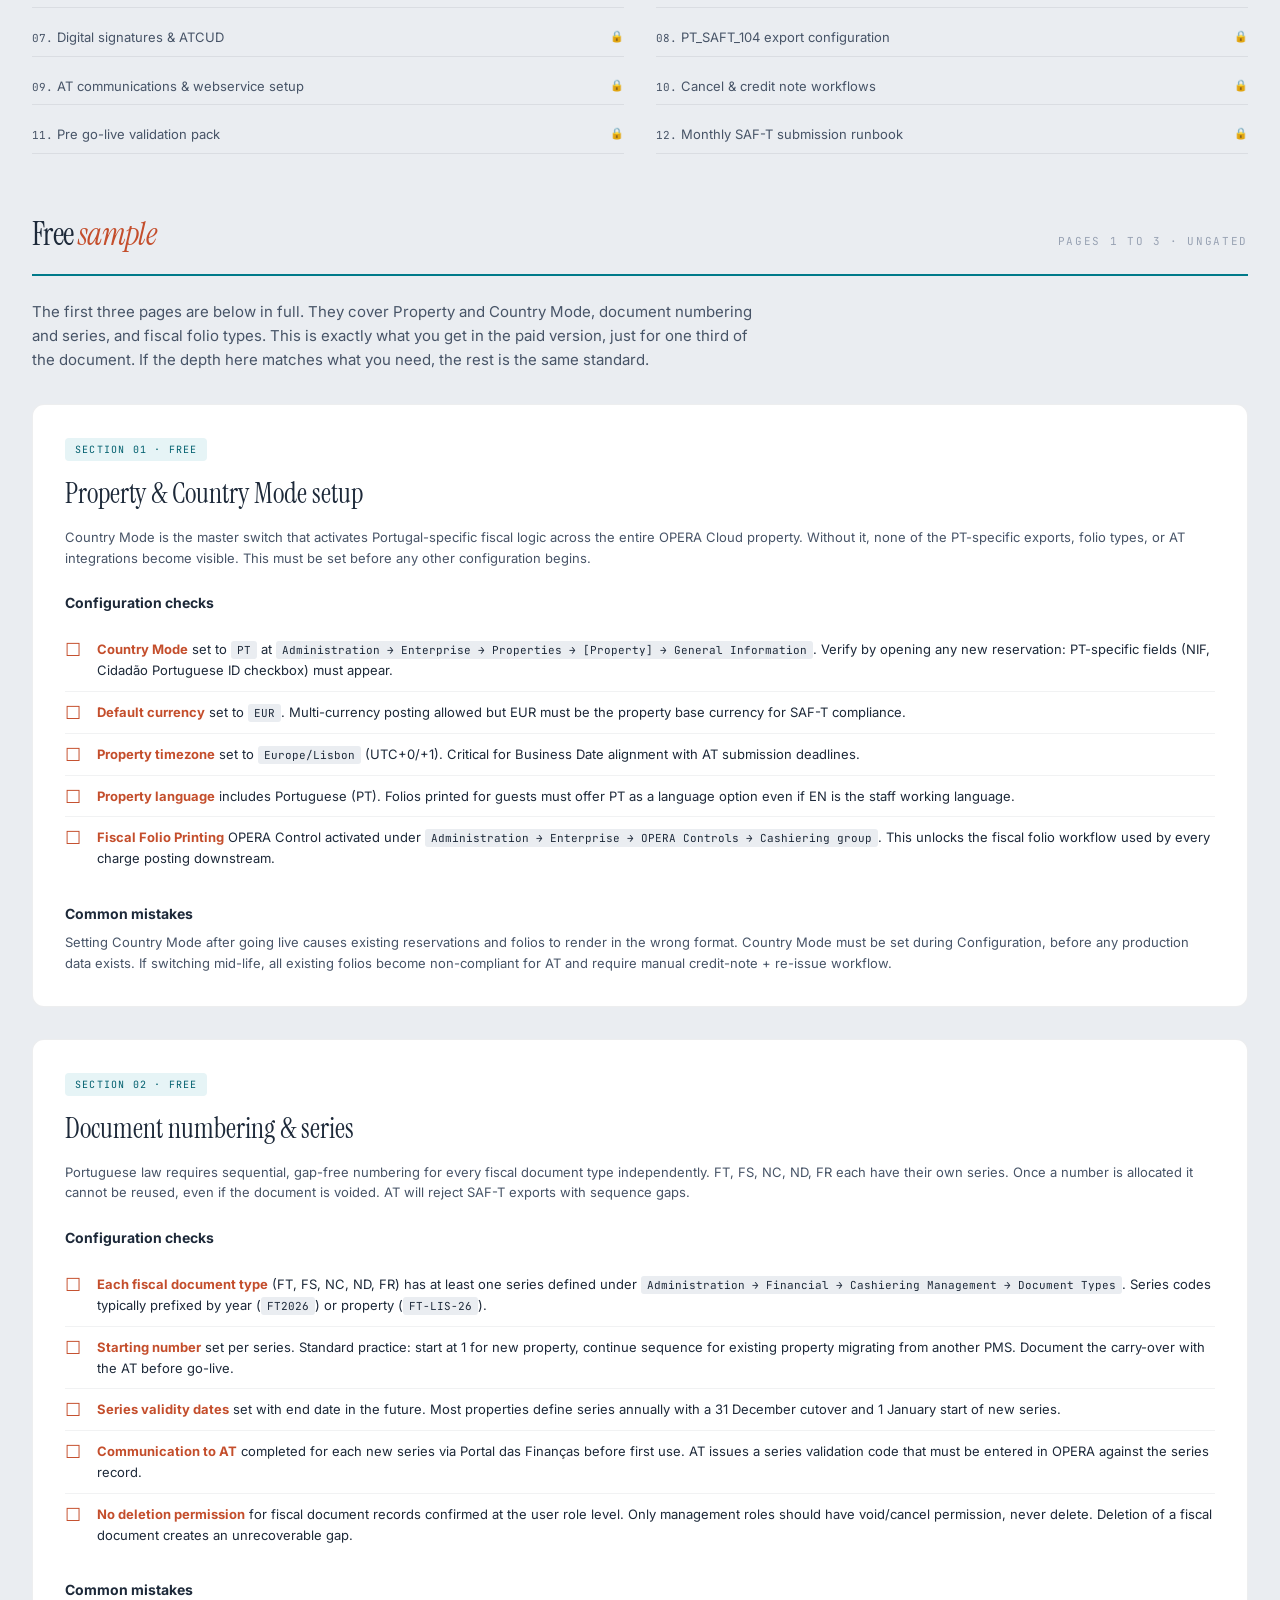
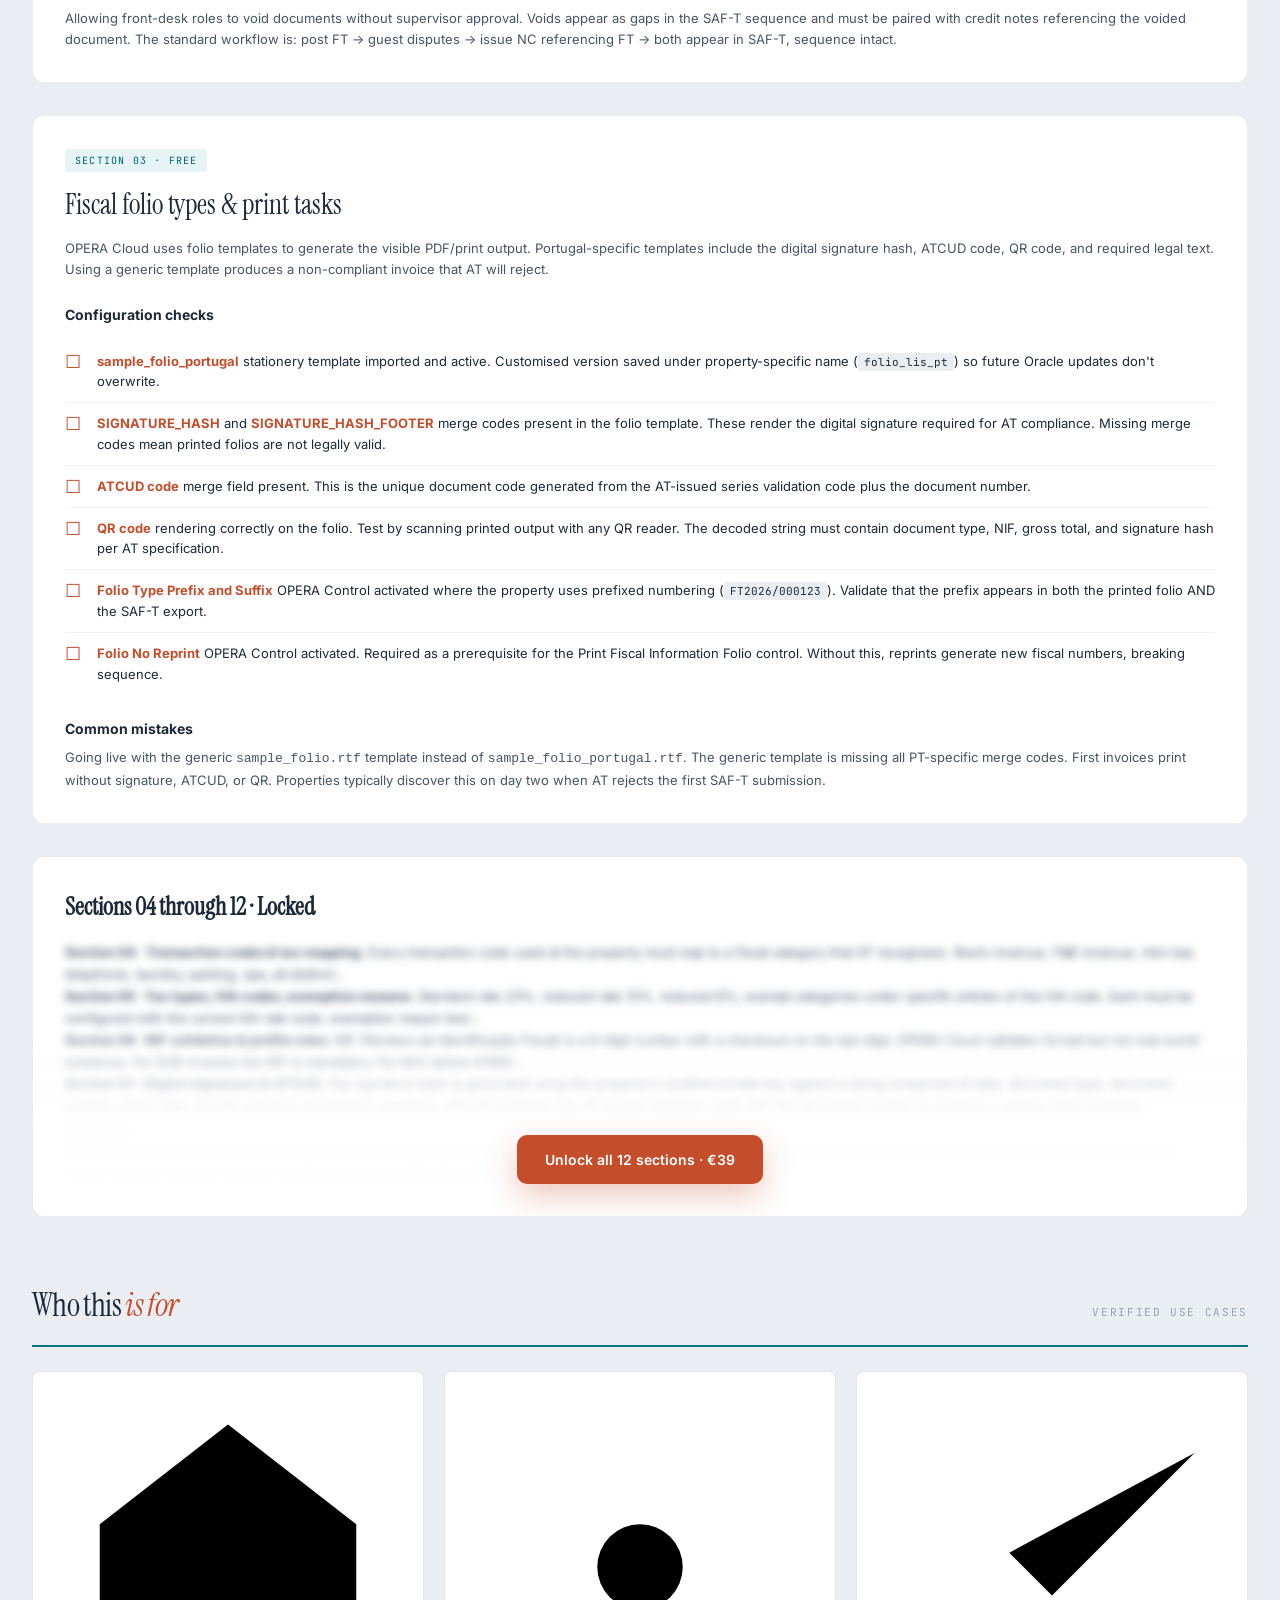
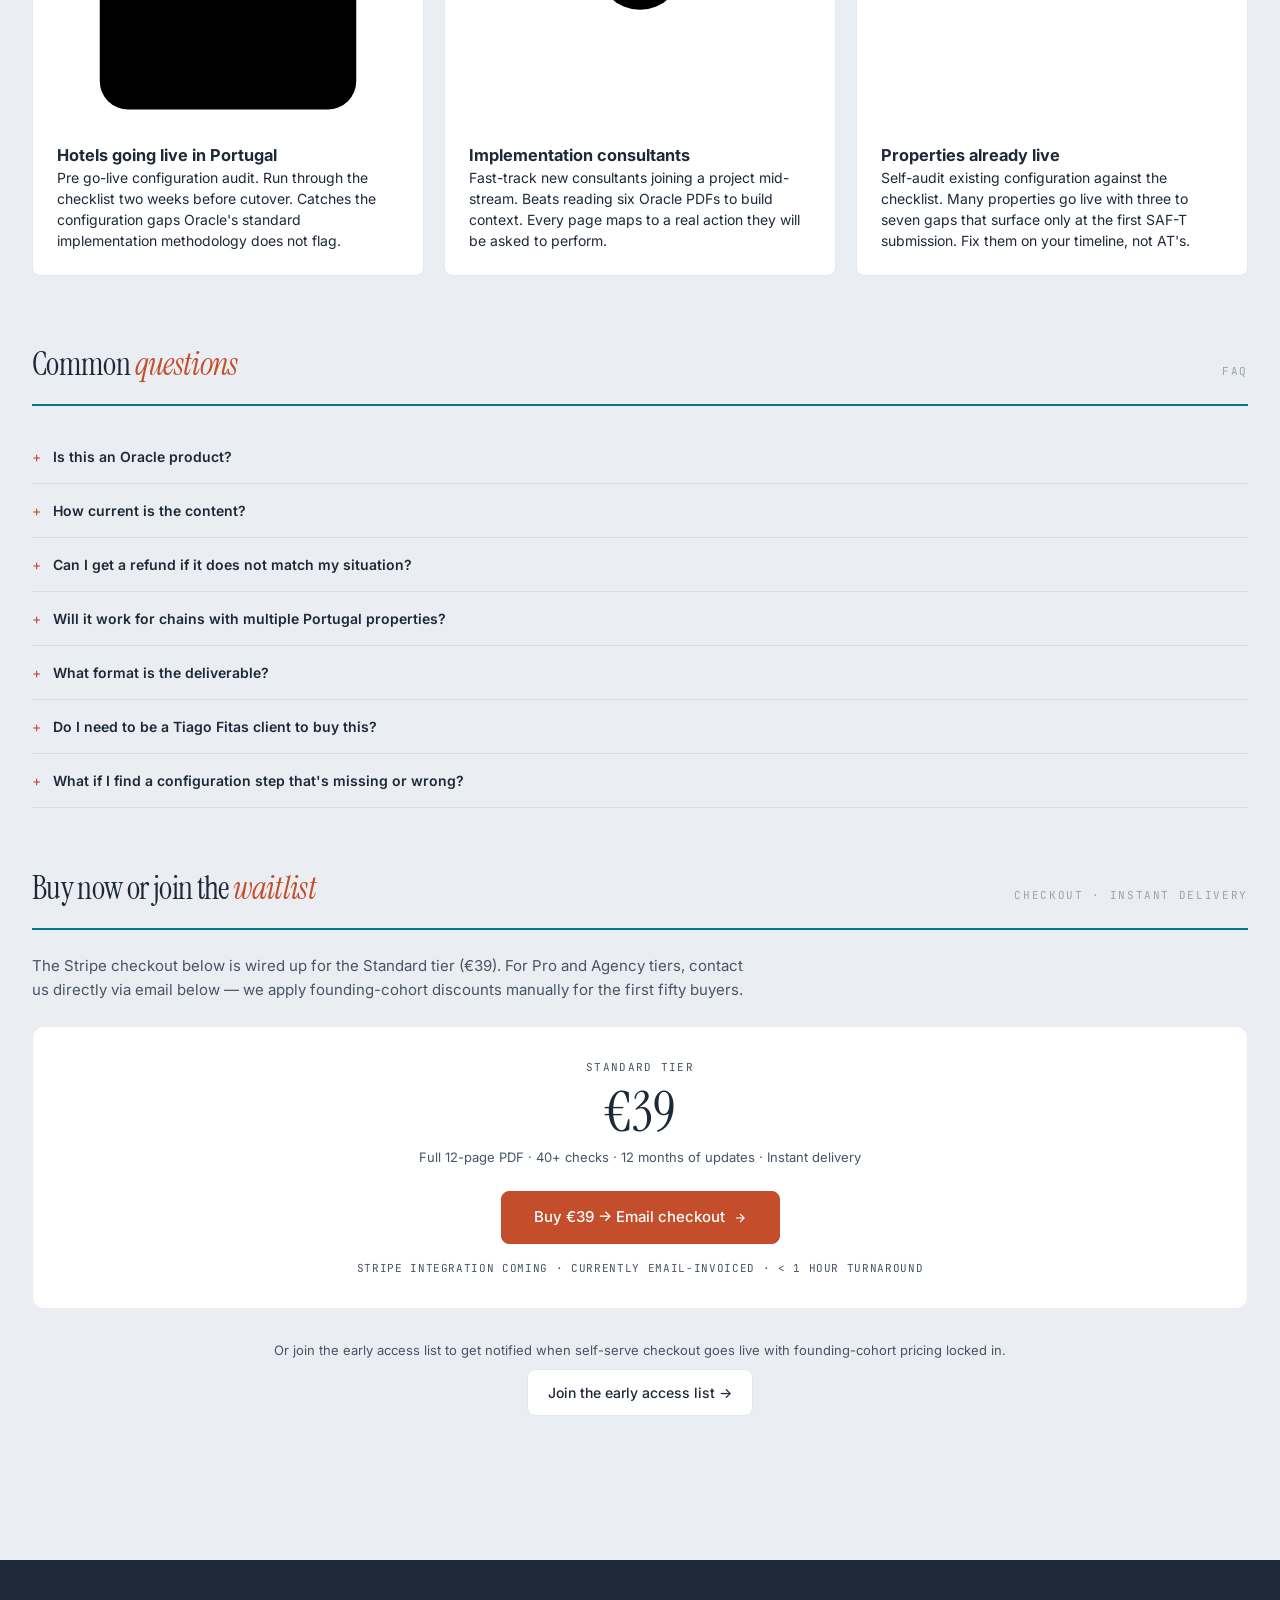
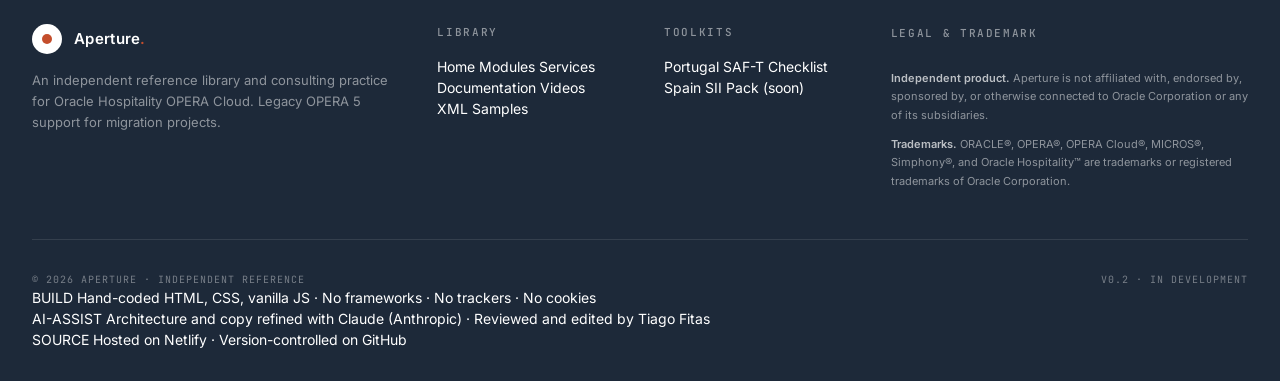
<file: checklist-portugal-saft.html>
<!DOCTYPE html>
<html lang="en">
<head>
<meta charset="UTF-8">
<meta name="viewport" content="width=device-width, initial-scale=1.0">
<title>Portugal SAF-T Fiscal Checklist · Aperture</title>
<meta name="description" content="Production-ready 12-page configuration checklist for OPERA Cloud properties going live in Portugal. 40+ checks across OPERA Controls, transaction codes, fiscal folios, document series, AT submission. Free sample, full version €39.">
<link rel="preconnect" href="https://fonts.googleapis.com">
<link href="https://fonts.googleapis.com/css2?family=Instrument+Serif&family=JetBrains+Mono:wght@400;500;600&family=Inter:wght@400;500;600;700&display=swap" rel="stylesheet">
<link rel="stylesheet" href="assets/styles.css">
<style>
  /* Page-specific styles for the checklist preview */
  .checklist-hero {
    background: linear-gradient(180deg, #fff8f5 0%, #fff 100%);
    border: 1px solid rgba(196, 78, 44, 0.15);
    border-radius: 16px;
    padding: 48px;
    margin-bottom: 32px;
  }
  .price-grid {
    display: grid;
    grid-template-columns: repeat(4, 1fr);
    gap: 16px;
    margin: 32px 0;
  }
  @media (max-width: 900px) {
    .price-grid { grid-template-columns: 1fr 1fr; }
  }
  @media (max-width: 600px) {
    .price-grid { grid-template-columns: 1fr; }
  }
  .price-card {
    background: var(--surface);
    border: 1px solid rgba(29, 41, 57, 0.08);
    border-radius: 12px;
    padding: 24px;
    display: flex;
    flex-direction: column;
    transition: all 0.2s;
  }
  .price-card.featured {
    border: 2px solid var(--accent);
    box-shadow: 0 8px 24px rgba(196, 78, 44, 0.12);
    transform: translateY(-4px);
  }
  .price-card .tier-name {
    font-family: 'JetBrains Mono', monospace;
    font-size: 11px;
    letter-spacing: 0.12em;
    text-transform: uppercase;
    color: var(--ink-soft);
    margin-bottom: 8px;
  }
  .price-card .tier-price {
    font-family: 'Instrument Serif', Georgia, serif;
    font-size: 42px;
    line-height: 1;
    color: var(--ink);
    margin-bottom: 4px;
  }
  .price-card .tier-price small {
    font-size: 14px;
    color: var(--ink-soft);
    font-family: 'Inter', sans-serif;
  }
  .price-card .tier-desc {
    font-size: 12px;
    color: var(--ink-soft);
    margin: 12px 0 16px;
    line-height: 1.5;
    flex: 1;
  }
  .price-card ul {
    list-style: none;
    padding: 0;
    margin: 0 0 20px 0;
  }
  .price-card li {
    font-size: 12px;
    color: var(--ink);
    padding: 4px 0 4px 18px;
    position: relative;
    line-height: 1.5;
  }
  .price-card li:before {
    content: '✓';
    position: absolute;
    left: 0;
    color: var(--teal);
    font-weight: bold;
  }
  .price-card .buy-btn {
    display: block;
    text-align: center;
    padding: 12px 16px;
    border-radius: 8px;
    text-decoration: none;
    font-weight: 600;
    font-size: 13px;
    transition: all 0.2s;
  }
  .price-card.featured .buy-btn {
    background: var(--accent);
    color: white;
  }
  .price-card.featured .buy-btn:hover { background: #a83d1f; }
  .price-card .buy-btn.secondary {
    background: transparent;
    color: var(--ink);
    border: 1px solid rgba(29, 41, 57, 0.2);
  }
  .price-card .buy-btn.secondary:hover { background: var(--bg); }

  .sample-section {
    background: var(--surface);
    border: 1px solid rgba(29, 41, 57, 0.08);
    border-radius: 12px;
    padding: 32px;
    margin: 32px 0;
    position: relative;
  }
  .sample-badge {
    display: inline-block;
    background: var(--teal-soft);
    color: var(--teal-dark);
    padding: 4px 10px;
    border-radius: 4px;
    font-family: 'JetBrains Mono', monospace;
    font-size: 10px;
    letter-spacing: 0.12em;
    text-transform: uppercase;
    margin-bottom: 12px;
  }
  .sample-section h3 {
    font-family: 'Instrument Serif', Georgia, serif;
    font-size: 28px;
    font-weight: 400;
    margin: 0 0 12px 0;
    color: var(--ink);
  }
  .sample-section h4 {
    font-size: 14px;
    margin: 24px 0 8px 0;
    color: var(--ink);
  }
  .check-list {
    list-style: none;
    padding: 0;
    margin: 16px 0;
  }
  .check-list li {
    padding: 10px 0 10px 32px;
    border-bottom: 1px solid rgba(29, 41, 57, 0.06);
    position: relative;
    font-size: 13px;
    line-height: 1.6;
    color: var(--ink);
  }
  .check-list li:last-child { border-bottom: none; }
  .check-list li:before {
    content: '☐';
    position: absolute;
    left: 0;
    color: var(--accent);
    font-size: 18px;
    line-height: 1.2;
  }
  .check-list li code {
    background: var(--bg);
    padding: 2px 6px;
    border-radius: 3px;
    font-family: 'JetBrains Mono', monospace;
    font-size: 11px;
    color: var(--ink);
  }
  .check-list li strong { color: var(--accent); }

  .gated-preview {
    position: relative;
    margin: 32px 0;
    border: 1px solid rgba(29, 41, 57, 0.08);
    border-radius: 12px;
    padding: 32px;
    background: linear-gradient(180deg, var(--surface) 0%, var(--surface) 50%, rgba(255, 248, 245, 0.8) 100%);
    overflow: hidden;
  }
  .gated-preview .blur-mask {
    position: absolute;
    bottom: 0;
    left: 0;
    right: 0;
    height: 200px;
    background: linear-gradient(180deg, rgba(255, 255, 255, 0) 0%, rgba(255, 255, 255, 0.95) 50%, rgba(255, 255, 255, 1) 100%);
    pointer-events: none;
  }
  .gated-preview h3 {
    font-family: 'Instrument Serif', Georgia, serif;
    font-size: 24px;
    color: var(--ink);
    margin: 0 0 16px 0;
  }
  .gated-preview .locked-content {
    filter: blur(4px);
    user-select: none;
    pointer-events: none;
    color: var(--ink-soft);
    font-size: 13px;
    line-height: 1.7;
  }
  .gated-preview .unlock-cta {
    position: absolute;
    bottom: 32px;
    left: 50%;
    transform: translateX(-50%);
    background: var(--accent);
    color: white;
    padding: 14px 28px;
    border-radius: 10px;
    font-weight: 600;
    font-size: 14px;
    text-decoration: none;
    box-shadow: 0 12px 32px rgba(196, 78, 44, 0.3);
    z-index: 2;
  }
  .gated-preview .unlock-cta:hover { background: #a83d1f; }

  .toc-grid {
    display: grid;
    grid-template-columns: 1fr 1fr;
    gap: 12px 32px;
    margin: 24px 0;
  }
  @media (max-width: 700px) { .toc-grid { grid-template-columns: 1fr; } }
  .toc-item {
    padding: 8px 0;
    border-bottom: 1px solid rgba(29, 41, 57, 0.08);
    font-size: 13px;
    display: flex;
    justify-content: space-between;
    color: var(--ink);
  }
  .toc-item .num { color: var(--ink-soft); font-family: 'JetBrains Mono', monospace; font-size: 11px; }
  .toc-item.locked { color: var(--ink-soft); }
  .toc-item.locked .lock { font-size: 11px; }

  .faq-block { margin: 24px 0; }
  .faq-block details {
    border-bottom: 1px solid rgba(29, 41, 57, 0.08);
    padding: 12px 0;
  }
  .faq-block summary {
    cursor: pointer;
    font-weight: 600;
    font-size: 14px;
    color: var(--ink);
    padding: 4px 0;
    list-style: none;
  }
  .faq-block summary:before {
    content: '+';
    color: var(--accent);
    margin-right: 12px;
    font-weight: 400;
  }
  .faq-block details[open] summary:before { content: '−'; }
  .faq-block details p {
    color: var(--ink-soft);
    font-size: 13px;
    line-height: 1.6;
    margin: 8px 0 0 24px;
  }
</style>
</head>
<body>

<header class="topbar">
  <div class="topbar-inner">
    <a href="index.html" class="brand"><div class="brand-mark"></div><span class="name">Aperture<span class="dot">.</span></span></a>
    <div class="topbar-meta">
      <span class="pill">PAID TOOLKIT · PT</span>
      <span>v0.2 · IN DEVELOPMENT</span>
    </div>
  </div>
</header>

<nav class="menubar">
  <div class="menubar-inner">
    <a href="index.html" class="menu-link"><svg viewBox="0 0 24 24" fill="none" stroke="currentColor" stroke-width="2"><path d="M3 9l9-7 9 7v11a2 2 0 01-2 2H5a2 2 0 01-2-2z"/></svg>Home</a>
    <a href="modules.html" class="menu-link"><svg viewBox="0 0 24 24" fill="none" stroke="currentColor" stroke-width="2"><rect x="3" y="3" width="7" height="7"/><rect x="14" y="3" width="7" height="7"/><rect x="3" y="14" width="7" height="7"/><rect x="14" y="14" width="7" height="7"/></svg>Modules</a>
    <a href="services.html" class="menu-link"><svg viewBox="0 0 24 24" fill="none" stroke="currentColor" stroke-width="2"><circle cx="12" cy="12" r="3"/></svg>Services</a>
    <a href="resources.html" class="menu-link"><svg viewBox="0 0 24 24" fill="none" stroke="currentColor" stroke-width="2"><path d="M4 19.5A2.5 2.5 0 016.5 17H20"/><path d="M6.5 2H20v20H6.5A2.5 2.5 0 014 19.5v-15A2.5 2.5 0 016.5 2z"/></svg>Documentation</a>
    <a href="videos.html" class="menu-link"><svg viewBox="0 0 24 24" fill="none" stroke="currentColor" stroke-width="2"><polygon points="23 7 16 12 23 17 23 7"/><rect x="1" y="5" width="15" height="14" rx="2"/></svg>Videos</a>
    <a href="xml-library.html" class="menu-link"><svg viewBox="0 0 24 24" fill="none" stroke="currentColor" stroke-width="2"><path d="M14 2H6a2 2 0 00-2 2v16a2 2 0 002 2h12a2 2 0 002-2V8z"/><path d="M14 2v6h6 M16 13H8 M16 17H8"/></svg>XML Samples</a>
    <div class="menubar-actions">
      <a href="index.html#waitlist" class="btn btn-accent" style="padding: 6px 14px; font-size: 12px;">Early access</a>
    </div>
  </div>
</nav>

<div class="page">

  <div class="page-header">
    <div>
      <p class="eyebrow">— Paid toolkit · Portugal</p>
      <h1>Portugal SAF-T Fiscal <span class="accent">Checklist</span></h1>
      <p class="subtitle">Forty plus production checks for OPERA Cloud properties going live in Portugal · Validated against AT requirements and Oracle's PT_SAFT_104 export</p>
    </div>
    <div class="page-header-meta">
      <span>12 PAGES · PDF</span>
      <span>·</span>
      <span>UPDATED QUARTERLY</span>
    </div>
  </div>

  <!-- HERO -->
  <div class="checklist-hero">
    <p class="eyebrow" style="background: rgba(196, 78, 44, 0.1); color: var(--accent);">— Why this exists</p>
    <h2 style="font-family: 'Instrument Serif', Georgia, serif; font-size: 36px; font-weight: 400; margin: 16px 0; color: var(--ink); line-height: 1.2;">No Oracle support ticket fixes this. <span class="accent">No public guide covers it.</span></h2>
    <p style="font-size: 16px; color: var(--ink-soft); line-height: 1.7; max-width: 720px;">Going live with OPERA Cloud in Portugal means hitting forty plus configuration touch points across OPERA Controls, transaction codes, document numbering, fiscal folios, digital signatures, AT communications, and the PT_SAFT_104 export. Miss one and you're either rejecting first invoices or filing late SAF-T returns. Oracle documentation is exhaustive but scattered across six PDFs and a localisation portal. This checklist consolidates the lot into one printable document built from production go-lives.</p>
  </div>

  <!-- PRICING -->
  <div class="section-head">
    <h2>Choose your <span class="accent">tier</span></h2>
    <span class="count">FOUNDING COHORT PRICING</span>
  </div>

  <div class="price-grid">
    <div class="price-card">
      <span class="tier-name">Free preview</span>
      <div class="tier-price">€0</div>
      <p class="tier-desc">First three pages. Full table of contents. Five sample checks. Verify the depth before paying.</p>
      <ul>
        <li>Pages 1 to 3 of 12</li>
        <li>Full TOC visible</li>
        <li>Five OPERA Control checks</li>
        <li>Email-gated download</li>
      </ul>
      <a href="#sample-content" class="buy-btn secondary">Read sample below</a>
    </div>

    <div class="price-card featured">
      <span class="tier-name" style="color: var(--accent);">Standard · Most popular</span>
      <div class="tier-price">€39 <small>/ one-off</small></div>
      <p class="tier-desc">Full 12-page PDF. Forty plus checks across the whole fiscal stack. For one property.</p>
      <ul>
        <li>Full 12-page PDF</li>
        <li>40+ configuration checks</li>
        <li>OPERA Controls reference</li>
        <li>Screenshots of each setting</li>
        <li>AT submission walkthrough</li>
        <li>Quarterly updates for 12 months</li>
      </ul>
      <a href="#buy-standard" class="buy-btn" data-tier="standard" data-price="39">Buy €39</a>
    </div>

    <div class="price-card">
      <span class="tier-name">Pro</span>
      <div class="tier-price">€89 <small>/ one-off</small></div>
      <p class="tier-desc">Standard plus the editable Excel tracking sheet for multi-property rollouts. 30 days email support.</p>
      <ul>
        <li>Everything in Standard</li>
        <li>Excel tracking sheet</li>
        <li>Multi-property template</li>
        <li>30 days email support</li>
        <li>Priority on quarterly updates</li>
      </ul>
      <a href="#buy-pro" class="buy-btn secondary" data-tier="pro" data-price="89">Buy €89</a>
    </div>

    <div class="price-card">
      <span class="tier-name">Agency</span>
      <div class="tier-price">€249 <small>/ one-off</small></div>
      <p class="tier-desc">Pro plus white-label rights. Resell to your hotel clients under your own brand. For consultants and integrators.</p>
      <ul>
        <li>Everything in Pro</li>
        <li>White-label PDF source</li>
        <li>Resell rights to your clients</li>
        <li>Editable .docx version</li>
        <li>Logo replacement guide</li>
      </ul>
      <a href="#buy-agency" class="buy-btn secondary" data-tier="agency" data-price="249">Buy €249</a>
    </div>
  </div>

  <p style="font-size: 12px; color: var(--ink-soft); text-align: center; margin: 8px 0 32px; font-family: 'JetBrains Mono', monospace; letter-spacing: 0.06em;">
    PAYMENT VIA STRIPE · INSTANT PDF DELIVERY · 14-DAY REFUND IF NOT FIT FOR PURPOSE
  </p>

  <!-- TABLE OF CONTENTS -->
  <div class="section-head">
    <h2>What's <span class="accent">inside</span></h2>
    <span class="count">12 PAGES · 12 SECTIONS</span>
  </div>
  <p class="section-intro">Every section maps to a real configuration step. Every check links back to a specific OPERA Control or transaction code. Sections marked free are visible in the sample below.</p>

  <div class="toc-grid">
    <div class="toc-item"><span><span class="num">01.</span> Property &amp; Country Mode setup</span><span style="color: var(--accent); font-size: 11px; font-weight: 600;">FREE</span></div>
    <div class="toc-item"><span><span class="num">02.</span> Document numbering &amp; series</span><span style="color: var(--accent); font-size: 11px; font-weight: 600;">FREE</span></div>
    <div class="toc-item"><span><span class="num">03.</span> Fiscal folio types &amp; print tasks</span><span style="color: var(--accent); font-size: 11px; font-weight: 600;">FREE</span></div>
    <div class="toc-item locked"><span><span class="num">04.</span> Transaction codes &amp; tax mapping</span><span class="lock">🔒</span></div>
    <div class="toc-item locked"><span><span class="num">05.</span> Tax types, IVA codes, exemption reasons</span><span class="lock">🔒</span></div>
    <div class="toc-item locked"><span><span class="num">06.</span> NIF validation &amp; profile rules</span><span class="lock">🔒</span></div>
    <div class="toc-item locked"><span><span class="num">07.</span> Digital signatures &amp; ATCUD</span><span class="lock">🔒</span></div>
    <div class="toc-item locked"><span><span class="num">08.</span> PT_SAFT_104 export configuration</span><span class="lock">🔒</span></div>
    <div class="toc-item locked"><span><span class="num">09.</span> AT communications &amp; webservice setup</span><span class="lock">🔒</span></div>
    <div class="toc-item locked"><span><span class="num">10.</span> Cancel &amp; credit note workflows</span><span class="lock">🔒</span></div>
    <div class="toc-item locked"><span><span class="num">11.</span> Pre go-live validation pack</span><span class="lock">🔒</span></div>
    <div class="toc-item locked"><span><span class="num">12.</span> Monthly SAF-T submission runbook</span><span class="lock">🔒</span></div>
  </div>

  <!-- SAMPLE CONTENT -->
  <div class="section-head" id="sample-content">
    <h2>Free <span class="accent">sample</span></h2>
    <span class="count">PAGES 1 TO 3 · UNGATED</span>
  </div>
  <p class="section-intro">The first three pages are below in full. They cover Property and Country Mode, document numbering and series, and fiscal folio types. This is exactly what you get in the paid version, just for one third of the document. If the depth here matches what you need, the rest is the same standard.</p>

  <!-- SECTION 01 -->
  <div class="sample-section">
    <span class="sample-badge">Section 01 · Free</span>
    <h3>Property &amp; Country Mode setup</h3>
    <p style="color: var(--ink-soft); font-size: 13px; line-height: 1.6; margin-bottom: 16px;">Country Mode is the master switch that activates Portugal-specific fiscal logic across the entire OPERA Cloud property. Without it, none of the PT-specific exports, folio types, or AT integrations become visible. This must be set before any other configuration begins.</p>

    <h4>Configuration checks</h4>
    <ul class="check-list">
      <li><strong>Country Mode</strong> set to <code>PT</code> at <code>Administration → Enterprise → Properties → [Property] → General Information</code>. Verify by opening any new reservation: PT-specific fields (NIF, Cidadão Portuguese ID checkbox) must appear.</li>
      <li><strong>Default currency</strong> set to <code>EUR</code>. Multi-currency posting allowed but EUR must be the property base currency for SAF-T compliance.</li>
      <li><strong>Property timezone</strong> set to <code>Europe/Lisbon</code> (UTC+0/+1). Critical for Business Date alignment with AT submission deadlines.</li>
      <li><strong>Property language</strong> includes Portuguese (PT). Folios printed for guests must offer PT as a language option even if EN is the staff working language.</li>
      <li><strong>Fiscal Folio Printing</strong> OPERA Control activated under <code>Administration → Enterprise → OPERA Controls → Cashiering group</code>. This unlocks the fiscal folio workflow used by every charge posting downstream.</li>
    </ul>

    <h4>Common mistakes</h4>
    <p style="color: var(--ink-soft); font-size: 13px; line-height: 1.6;">Setting Country Mode after going live causes existing reservations and folios to render in the wrong format. Country Mode must be set during Configuration, before any production data exists. If switching mid-life, all existing folios become non-compliant for AT and require manual credit-note + re-issue workflow.</p>
  </div>

  <!-- SECTION 02 -->
  <div class="sample-section">
    <span class="sample-badge">Section 02 · Free</span>
    <h3>Document numbering &amp; series</h3>
    <p style="color: var(--ink-soft); font-size: 13px; line-height: 1.6; margin-bottom: 16px;">Portuguese law requires sequential, gap-free numbering for every fiscal document type independently. FT, FS, NC, ND, FR each have their own series. Once a number is allocated it cannot be reused, even if the document is voided. AT will reject SAF-T exports with sequence gaps.</p>

    <h4>Configuration checks</h4>
    <ul class="check-list">
      <li><strong>Each fiscal document type</strong> (FT, FS, NC, ND, FR) has at least one series defined under <code>Administration → Financial → Cashiering Management → Document Types</code>. Series codes typically prefixed by year (<code>FT2026</code>) or property (<code>FT-LIS-26</code>).</li>
      <li><strong>Starting number</strong> set per series. Standard practice: start at 1 for new property, continue sequence for existing property migrating from another PMS. Document the carry-over with the AT before go-live.</li>
      <li><strong>Series validity dates</strong> set with end date in the future. Most properties define series annually with a 31 December cutover and 1 January start of new series.</li>
      <li><strong>Communication to AT</strong> completed for each new series via Portal das Finanças before first use. AT issues a series validation code that must be entered in OPERA against the series record.</li>
      <li><strong>No deletion permission</strong> for fiscal document records confirmed at the user role level. Only management roles should have void/cancel permission, never delete. Deletion of a fiscal document creates an unrecoverable gap.</li>
    </ul>

    <h4>Common mistakes</h4>
    <p style="color: var(--ink-soft); font-size: 13px; line-height: 1.6;">Allowing front-desk roles to void documents without supervisor approval. Voids appear as gaps in the SAF-T sequence and must be paired with credit notes referencing the voided document. The standard workflow is: post FT → guest disputes → issue NC referencing FT → both appear in SAF-T, sequence intact.</p>
  </div>

  <!-- SECTION 03 -->
  <div class="sample-section">
    <span class="sample-badge">Section 03 · Free</span>
    <h3>Fiscal folio types &amp; print tasks</h3>
    <p style="color: var(--ink-soft); font-size: 13px; line-height: 1.6; margin-bottom: 16px;">OPERA Cloud uses folio templates to generate the visible PDF/print output. Portugal-specific templates include the digital signature hash, ATCUD code, QR code, and required legal text. Using a generic template produces a non-compliant invoice that AT will reject.</p>

    <h4>Configuration checks</h4>
    <ul class="check-list">
      <li><strong>sample_folio_portugal</strong> stationery template imported and active. Customised version saved under property-specific name (<code>folio_lis_pt</code>) so future Oracle updates don't overwrite.</li>
      <li><strong>SIGNATURE_HASH</strong> and <strong>SIGNATURE_HASH_FOOTER</strong> merge codes present in the folio template. These render the digital signature required for AT compliance. Missing merge codes mean printed folios are not legally valid.</li>
      <li><strong>ATCUD code</strong> merge field present. This is the unique document code generated from the AT-issued series validation code plus the document number.</li>
      <li><strong>QR code</strong> rendering correctly on the folio. Test by scanning printed output with any QR reader. The decoded string must contain document type, NIF, gross total, and signature hash per AT specification.</li>
      <li><strong>Folio Type Prefix and Suffix</strong> OPERA Control activated where the property uses prefixed numbering (<code>FT2026/000123</code>). Validate that the prefix appears in both the printed folio AND the SAF-T export.</li>
      <li><strong>Folio No Reprint</strong> OPERA Control activated. Required as a prerequisite for the Print Fiscal Information Folio control. Without this, reprints generate new fiscal numbers, breaking sequence.</li>
    </ul>

    <h4>Common mistakes</h4>
    <p style="color: var(--ink-soft); font-size: 13px; line-height: 1.6;">Going live with the generic <code>sample_folio.rtf</code> template instead of <code>sample_folio_portugal.rtf</code>. The generic template is missing all PT-specific merge codes. First invoices print without signature, ATCUD, or QR. Properties typically discover this on day two when AT rejects the first SAF-T submission.</p>
  </div>

  <!-- GATED PREVIEW (sections 4-12 blurred) -->
  <div class="gated-preview">
    <h3>Sections 04 through 12 · Locked</h3>
    <div class="locked-content">
      <p><strong>Section 04 · Transaction codes &amp; tax mapping.</strong> Every transaction code used at the property must map to a fiscal category that AT recognises. Room revenue, F&amp;B revenue, mini-bar, telephone, laundry, parking, spa, all distinct...</p>
      <p><strong>Section 05 · Tax types, IVA codes, exemption reasons.</strong> Standard rate 23%, reduced rate 13%, reduced 6%, exempt categories under specific articles of the IVA code. Each must be configured with the correct IVA rate code, exemption reason text...</p>
      <p><strong>Section 06 · NIF validation &amp; profile rules.</strong> NIF (Número de Identificação Fiscal) is a 9-digit number with a checksum on the last digit. OPERA Cloud validates format but not real-world existence. For B2B invoices the NIF is mandatory. For B2C below €1000...</p>
      <p><strong>Section 07 · Digital signatures &amp; ATCUD.</strong> The signature hash is generated using the property's certified private key against a string composed of date, document type, document number, gross total, and the previous document's signature. ATCUD combines the AT-issued validation code with the document number to produce a unique cross-property reference...</p>
      <p>Each subsequent section follows the same depth: configuration checks with exact menu paths, the OPERA Controls and parameter names involved, code or merge-field examples where relevant, and the common mistakes that make properties fail their first AT submission.</p>
    </div>
    <div class="blur-mask"></div>
    <a href="#buy-standard" class="unlock-cta" data-tier="standard" data-price="39">Unlock all 12 sections · €39</a>
  </div>

  <!-- WHO IT IS FOR -->
  <div class="section-head">
    <h2>Who this <span class="accent">is for</span></h2>
    <span class="count">VERIFIED USE CASES</span>
  </div>

  <div class="tiles">
    <div class="tile span-4">
      <div class="head">
        <div class="icon teal"><svg viewBox="0 0 24 24"><path d="M3 9l9-7 9 7v11a2 2 0 01-2 2H5a2 2 0 01-2-2z"/></svg></div>
        <h3>Hotels going live in Portugal</h3>
      </div>
      <p class="desc">Pre go-live configuration audit. Run through the checklist two weeks before cutover. Catches the configuration gaps Oracle's standard implementation methodology does not flag.</p>
    </div>
    <div class="tile span-4">
      <div class="head">
        <div class="icon orange"><svg viewBox="0 0 24 24"><circle cx="12" cy="12" r="3"/></svg></div>
        <h3>Implementation consultants</h3>
      </div>
      <p class="desc">Fast-track new consultants joining a project mid-stream. Beats reading six Oracle PDFs to build context. Every page maps to a real action they will be asked to perform.</p>
    </div>
    <div class="tile span-4">
      <div class="head">
        <div class="icon green"><svg viewBox="0 0 24 24"><path d="M9 11l3 3L22 4"/></svg></div>
        <h3>Properties already live</h3>
      </div>
      <p class="desc">Self-audit existing configuration against the checklist. Many properties go live with three to seven gaps that surface only at the first SAF-T submission. Fix them on your timeline, not AT's.</p>
    </div>
  </div>

  <!-- FAQ -->
  <div class="section-head">
    <h2>Common <span class="accent">questions</span></h2>
    <span class="count">FAQ</span>
  </div>

  <div class="faq-block">
    <details>
      <summary>Is this an Oracle product?</summary>
      <p>No. Aperture is independent. This checklist references Oracle's official documentation but is not endorsed by, sponsored by, or affiliated with Oracle Corporation. Every configuration step references Oracle's published menu paths and OPERA Controls; the value we add is consolidating, sequencing, and field-testing them.</p>
    </details>
    <details>
      <summary>How current is the content?</summary>
      <p>Validated against OPERA Cloud's latest releases. Oracle ships quarterly updates and we revise the checklist within 30 days of each release. Standard tier includes free updates for 12 months. Pro and Agency tiers include priority access to new versions.</p>
    </details>
    <details>
      <summary>Can I get a refund if it does not match my situation?</summary>
      <p>Yes. 14-day no-questions refund. Reply to the delivery email and we refund via Stripe within two business days. No survey, no friction.</p>
    </details>
    <details>
      <summary>Will it work for chains with multiple Portugal properties?</summary>
      <p>Yes. The Pro tier includes the multi-property tracking sheet. Each row tracks one property's status against every check. Standard works fine for a single property; Pro is purpose-built for chains running 3+ properties under one fiscal umbrella.</p>
    </details>
    <details>
      <summary>What format is the deliverable?</summary>
      <p>PDF, professionally typeset, A4. Pro tier adds an Excel tracking sheet. Agency tier adds the editable .docx source so consultants can rebrand and redistribute under their own logo.</p>
    </details>
    <details>
      <summary>Do I need to be a Tiago Fitas client to buy this?</summary>
      <p>No. The checklist is a standalone product. Buying it does not create a consulting engagement, and engaging Aperture for consulting does not require buying the checklist. They are independent.</p>
    </details>
    <details>
      <summary>What if I find a configuration step that's missing or wrong?</summary>
      <p>Email us. Genuine corrections from buyers get acknowledged in the next quarterly update. Material additions trigger a free update push to all existing buyers within 30 days.</p>
    </details>
  </div>

  <!-- BUY -->
  <div class="section-head" id="buy-standard">
    <h2>Buy now or join the <span class="accent">waitlist</span></h2>
    <span class="count">CHECKOUT · INSTANT DELIVERY</span>
  </div>
  <p class="section-intro">The Stripe checkout below is wired up for the Standard tier (€39). For Pro and Agency tiers, contact us directly via email below — we apply founding-cohort discounts manually for the first fifty buyers.</p>

  <div style="background: var(--surface); border: 1px solid rgba(29, 41, 57, 0.08); border-radius: 12px; padding: 32px; text-align: center; margin: 24px 0;">
    <p style="font-family: 'JetBrains Mono', monospace; font-size: 11px; letter-spacing: 0.12em; text-transform: uppercase; color: var(--ink-soft); margin: 0 0 8px;">Standard tier</p>
    <div style="font-family: 'Instrument Serif', Georgia, serif; font-size: 56px; line-height: 1; color: var(--ink); margin: 8px 0;">€39</div>
    <p style="font-size: 13px; color: var(--ink-soft); margin: 0 0 24px;">Full 12-page PDF · 40+ checks · 12 months of updates · Instant delivery</p>
    <a href="mailto:tiagofitas@hotmail.com?subject=Aperture%20%E2%80%94%20Buy%20Portugal%20SAF-T%20Checklist&amp;body=Hi%20Tiago%2C%0A%0AI%27d%20like%20to%20buy%20the%20Portugal%20SAF-T%20Fiscal%20Checklist.%0A%0ATier%3A%20Standard%20%E2%82%AC39%0AProperty%2Fgroup%3A%20%0ABilling%20email%3A%20%0A%0APlease%20send%20me%20the%20Stripe%20payment%20link.%0A%0ABest%2C%0A" class="btn btn-accent" style="font-size: 15px; padding: 14px 32px;">
      Buy €39 → Email checkout
      <svg width="14" height="14" viewBox="0 0 24 24" fill="none" stroke="currentColor" stroke-width="2"><path d="M5 12h14M12 5l7 7-7 7"/></svg>
    </a>
    <p style="font-size: 11px; color: var(--ink-soft); margin: 16px 0 0; font-family: 'JetBrains Mono', monospace; letter-spacing: 0.06em;">
      STRIPE INTEGRATION COMING · CURRENTLY EMAIL-INVOICED · &lt; 1 HOUR TURNAROUND
    </p>
  </div>

  <p style="font-size: 13px; color: var(--ink-soft); text-align: center; margin: 32px 0 8px;">
    Or join the early access list to get notified when self-serve checkout goes live with founding-cohort pricing locked in.
  </p>
  <p style="text-align: center; margin-bottom: 48px;">
    <a href="index.html#waitlist" class="btn btn-secondary" style="font-size: 14px;">Join the early access list →</a>
  </p>

</div>

<footer class="footer">
  <div class="footer-inner">
    <div class="footer-grid">
      <div class="footer-brand">
        <a href="index.html" class="brand"><div class="brand-mark"></div><span class="name">Aperture<span class="dot">.</span></span></a>
        <p class="blurb">An independent reference library and consulting practice for Oracle Hospitality OPERA Cloud. Legacy OPERA 5 support for migration projects.</p>
      </div>
      <div class="footer-nav">
        <h4>Library</h4>
        <a href="index.html">Home</a>
        <a href="modules.html">Modules</a>
        <a href="services.html">Services</a>
        <a href="resources.html">Documentation</a>
        <a href="videos.html">Videos</a>
        <a href="xml-library.html">XML Samples</a>
      </div>
      <div class="footer-nav">
        <h4>Toolkits</h4>
        <a href="checklist-portugal-saft.html">Portugal SAF-T Checklist</a>
        <a href="index.html#waitlist">Spain SII Pack (soon)</a>
      </div>
      <div class="footer-legal">
        <h4>Legal &amp; trademark</h4>
        <p><strong>Independent product.</strong> Aperture is not affiliated with, endorsed by, sponsored by, or otherwise connected to Oracle Corporation or any of its subsidiaries.</p>
        <p><strong>Trademarks.</strong> ORACLE®, OPERA®, OPERA Cloud®, MICROS®, Simphony®, and Oracle Hospitality™ are trademarks or registered trademarks of Oracle Corporation.</p>
      </div>
    </div>
    <div class="footer-bottom">
      <div>© 2026 APERTURE · INDEPENDENT REFERENCE</div>
      <div>v0.2 · IN DEVELOPMENT</div>
    </div>
    <div class="footer-credits">
      <div class="credits-line">
        <span class="credits-label">BUILD</span>
        <span>Hand-coded HTML, CSS, vanilla JS &middot; No frameworks &middot; No trackers &middot; No cookies</span>
      </div>
      <div class="credits-line">
        <span class="credits-label">AI-ASSIST</span>
        <span>Architecture and copy refined with <a href="https://www.anthropic.com/claude" target="_blank" rel="noopener">Claude (Anthropic)</a> &middot; Reviewed and edited by Tiago Fitas</span>
      </div>
      <div class="credits-line">
        <span class="credits-label">SOURCE</span>
        <span>Hosted on <a href="https://www.netlify.com" target="_blank" rel="noopener">Netlify</a> &middot; Version-controlled on <a href="https://github.com/austugal" target="_blank" rel="noopener">GitHub</a></span>
      </div>
    </div>
  </div>
</footer>

</body>
</html>
</file>
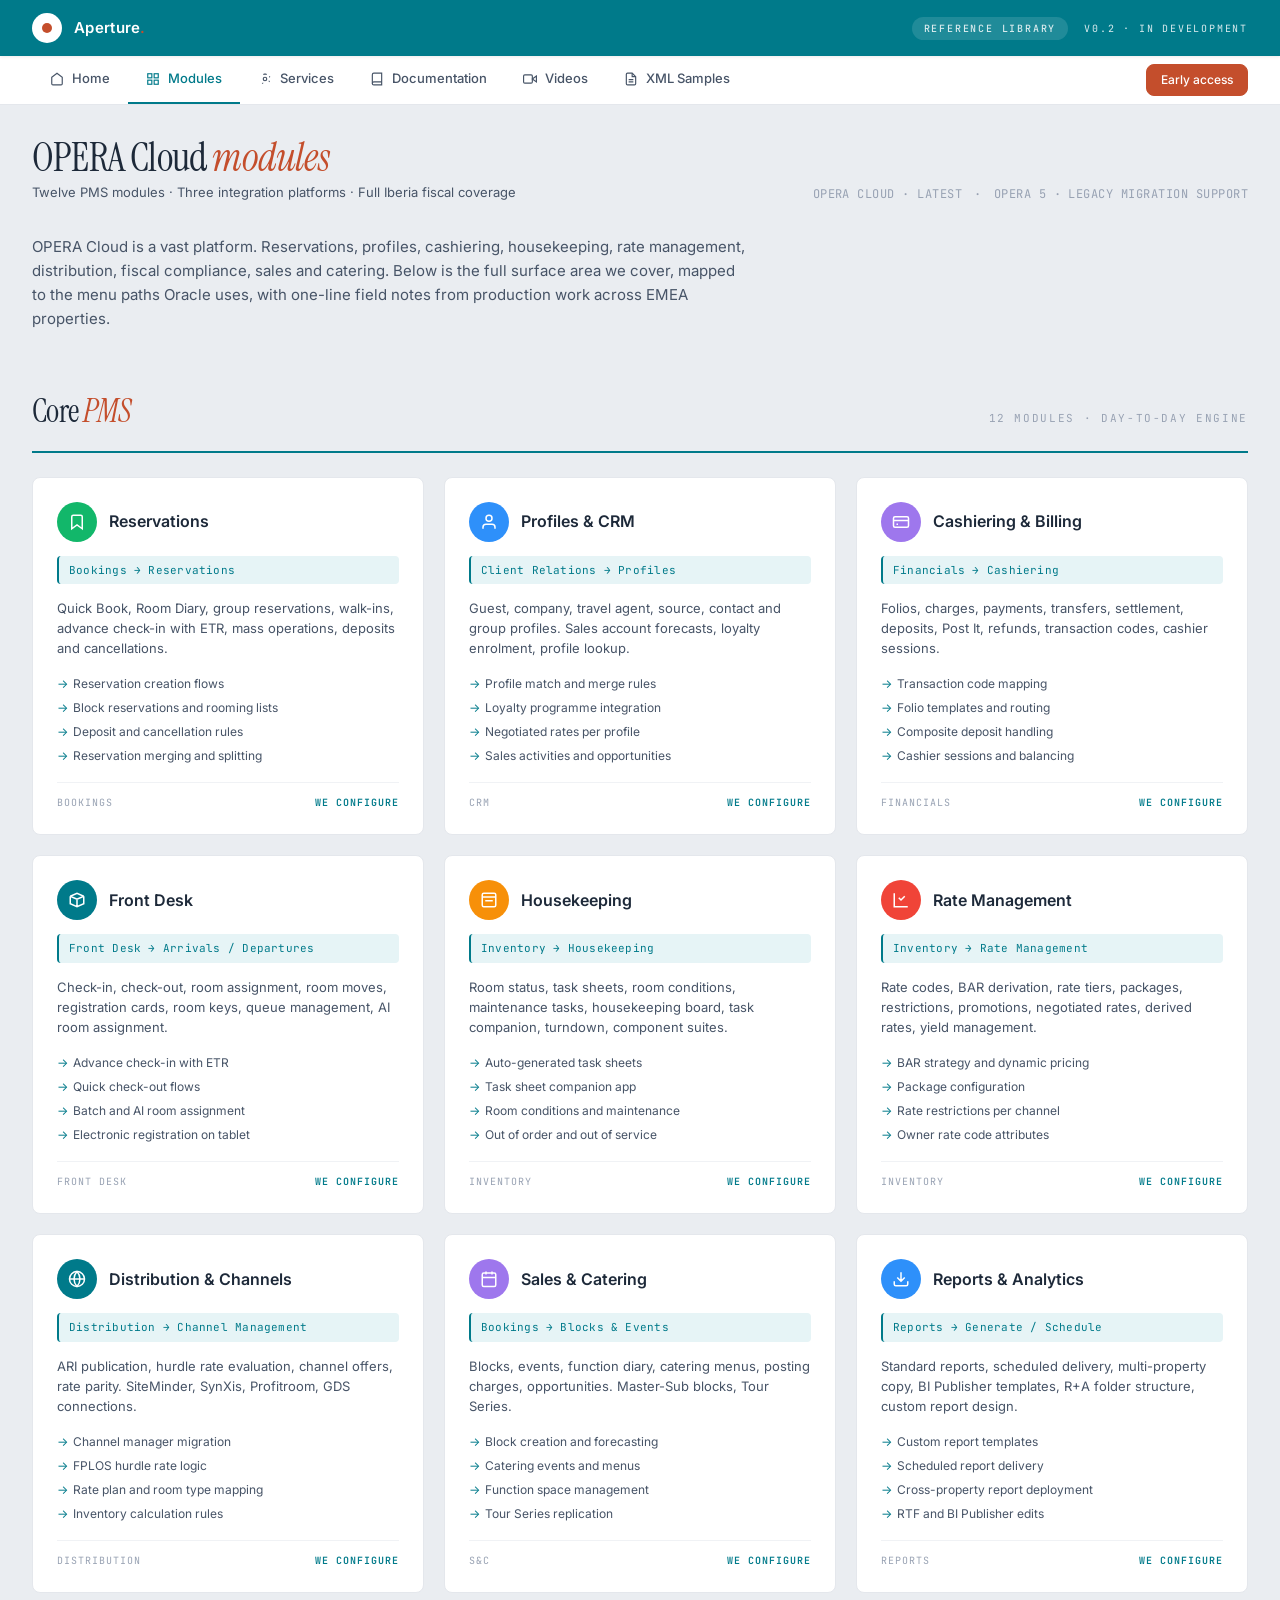
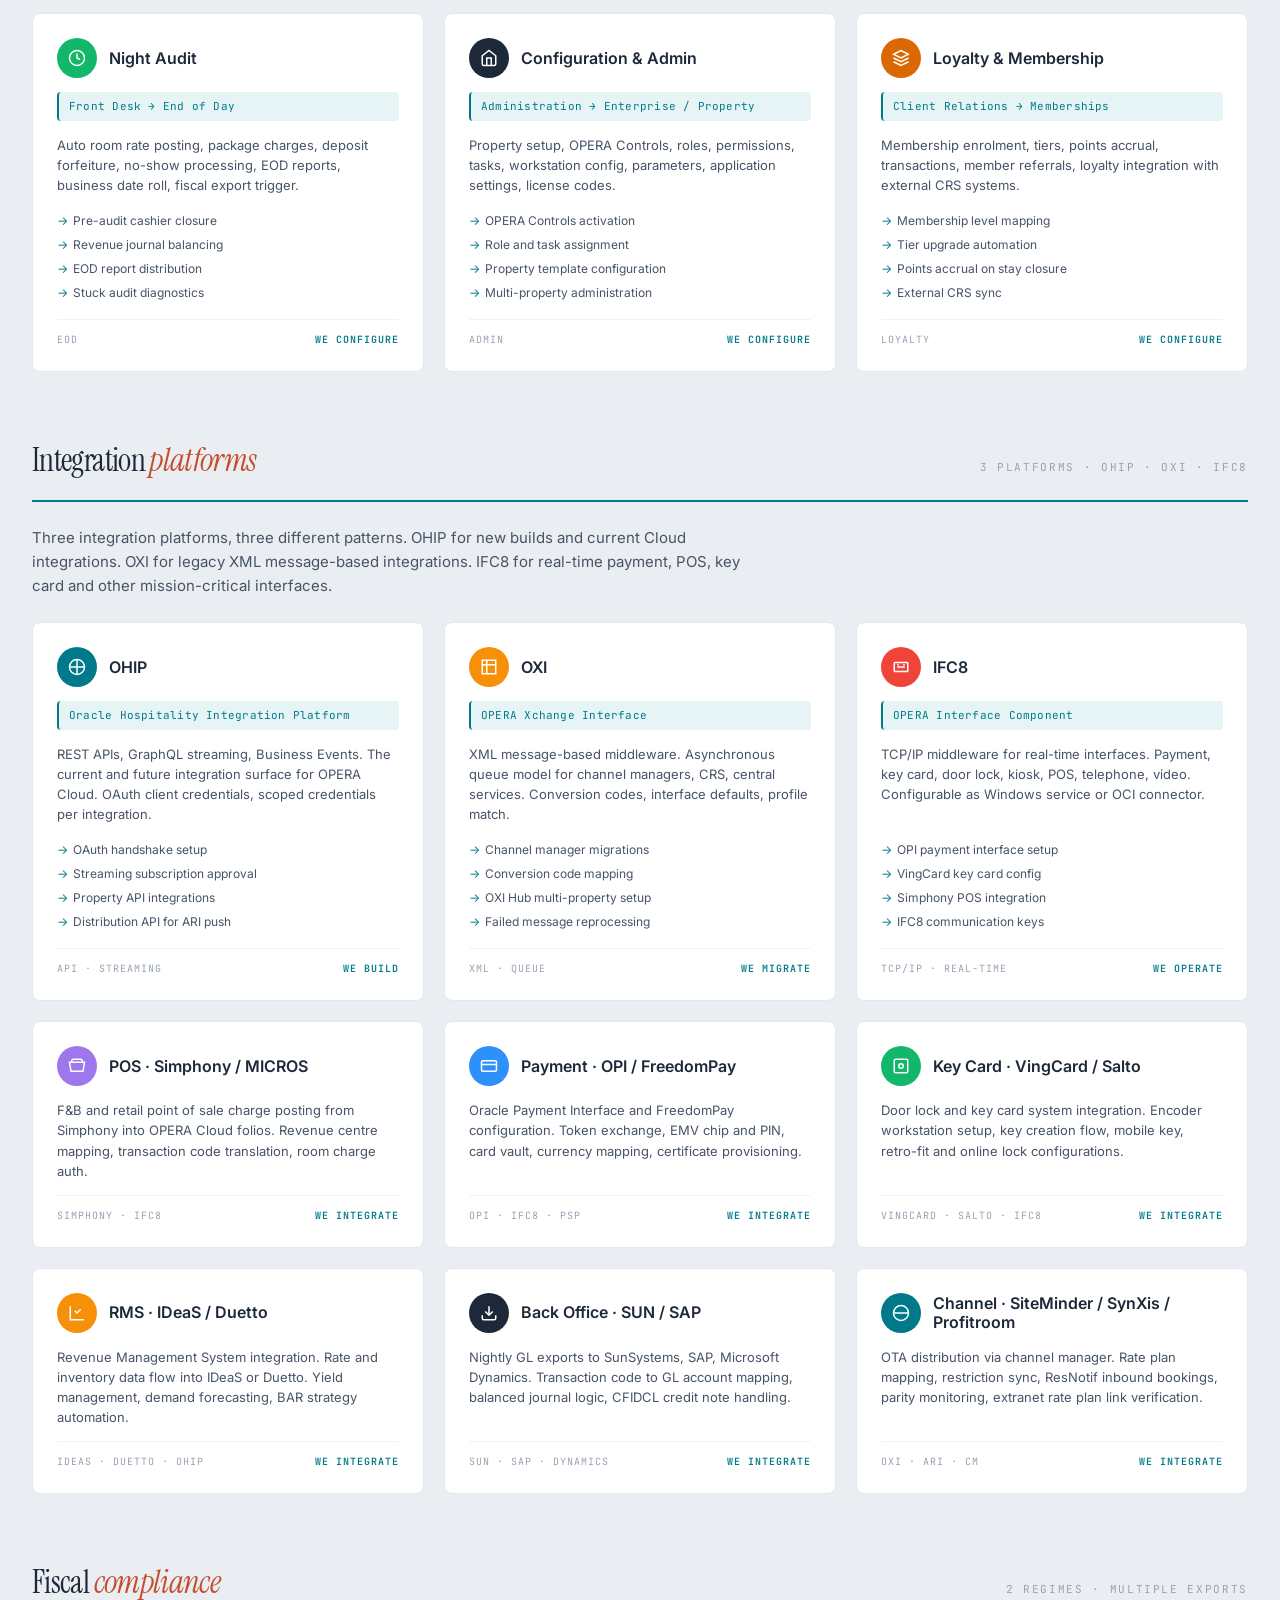
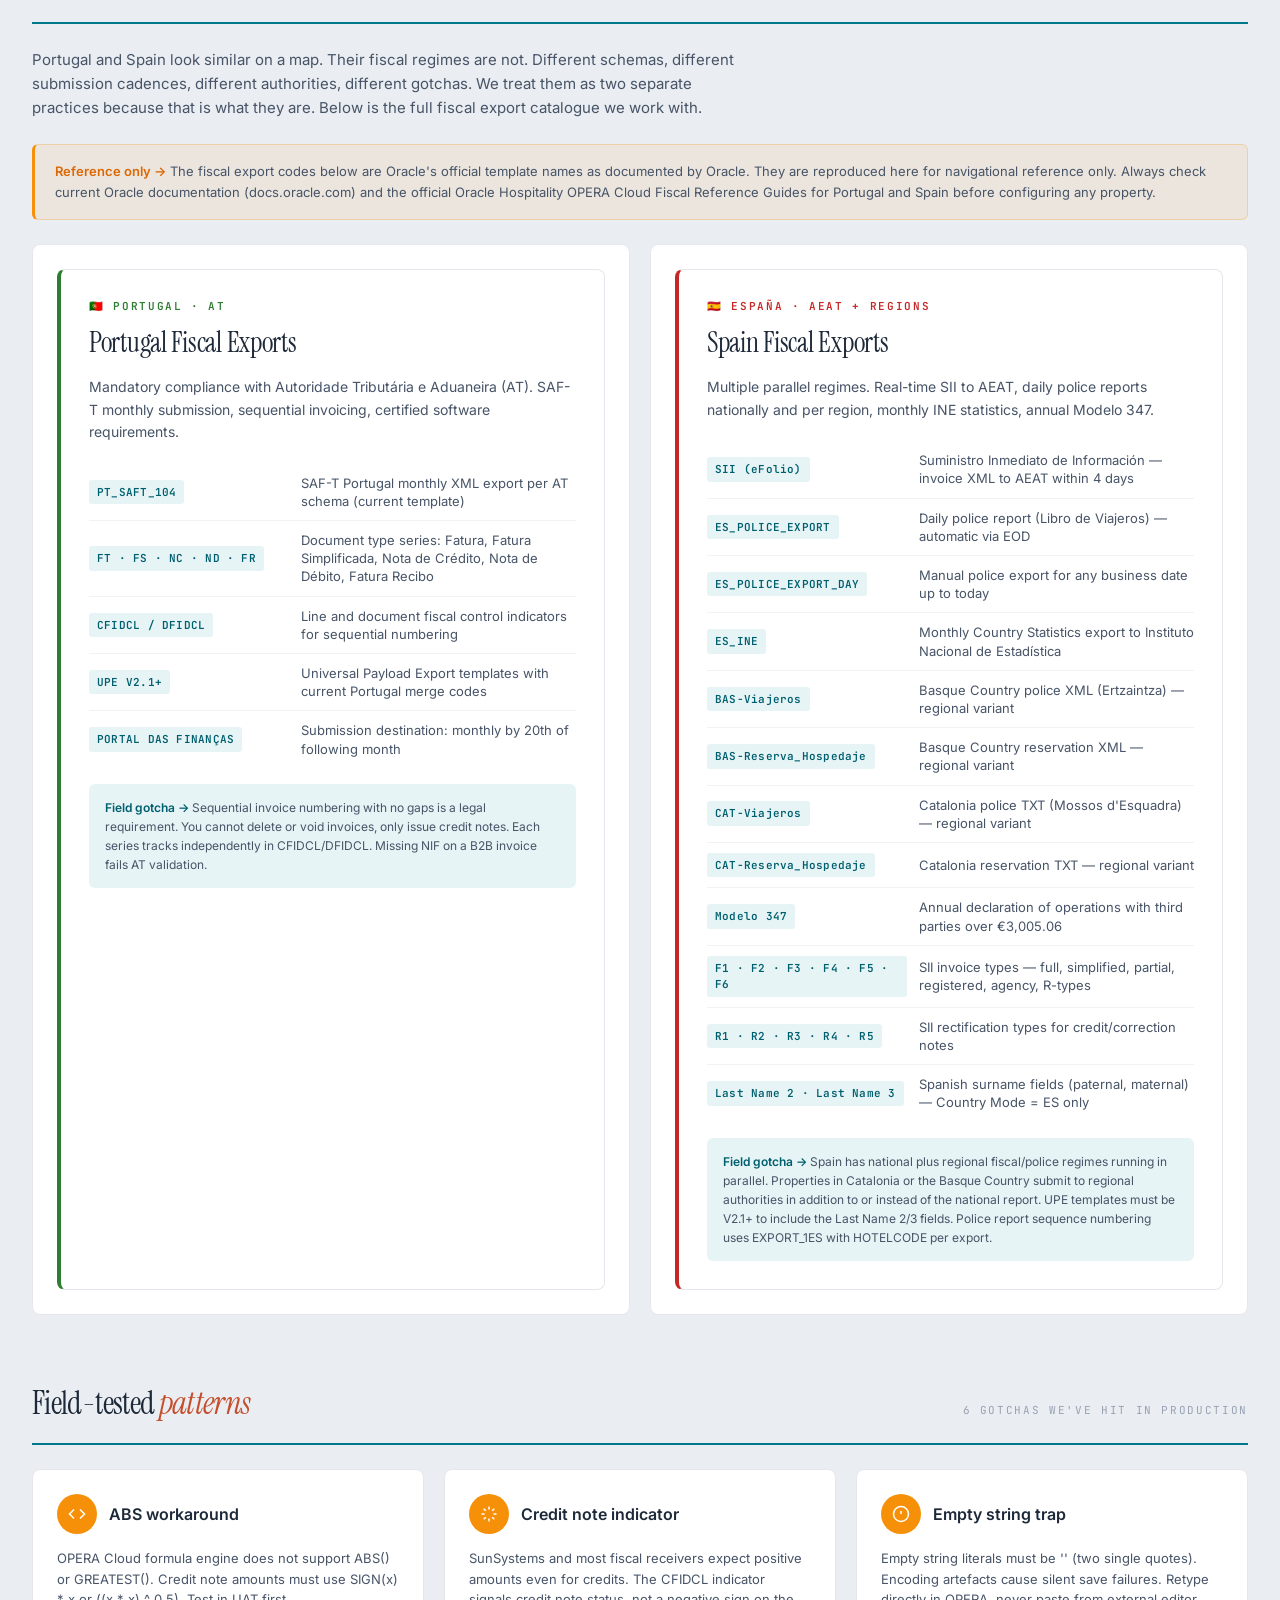
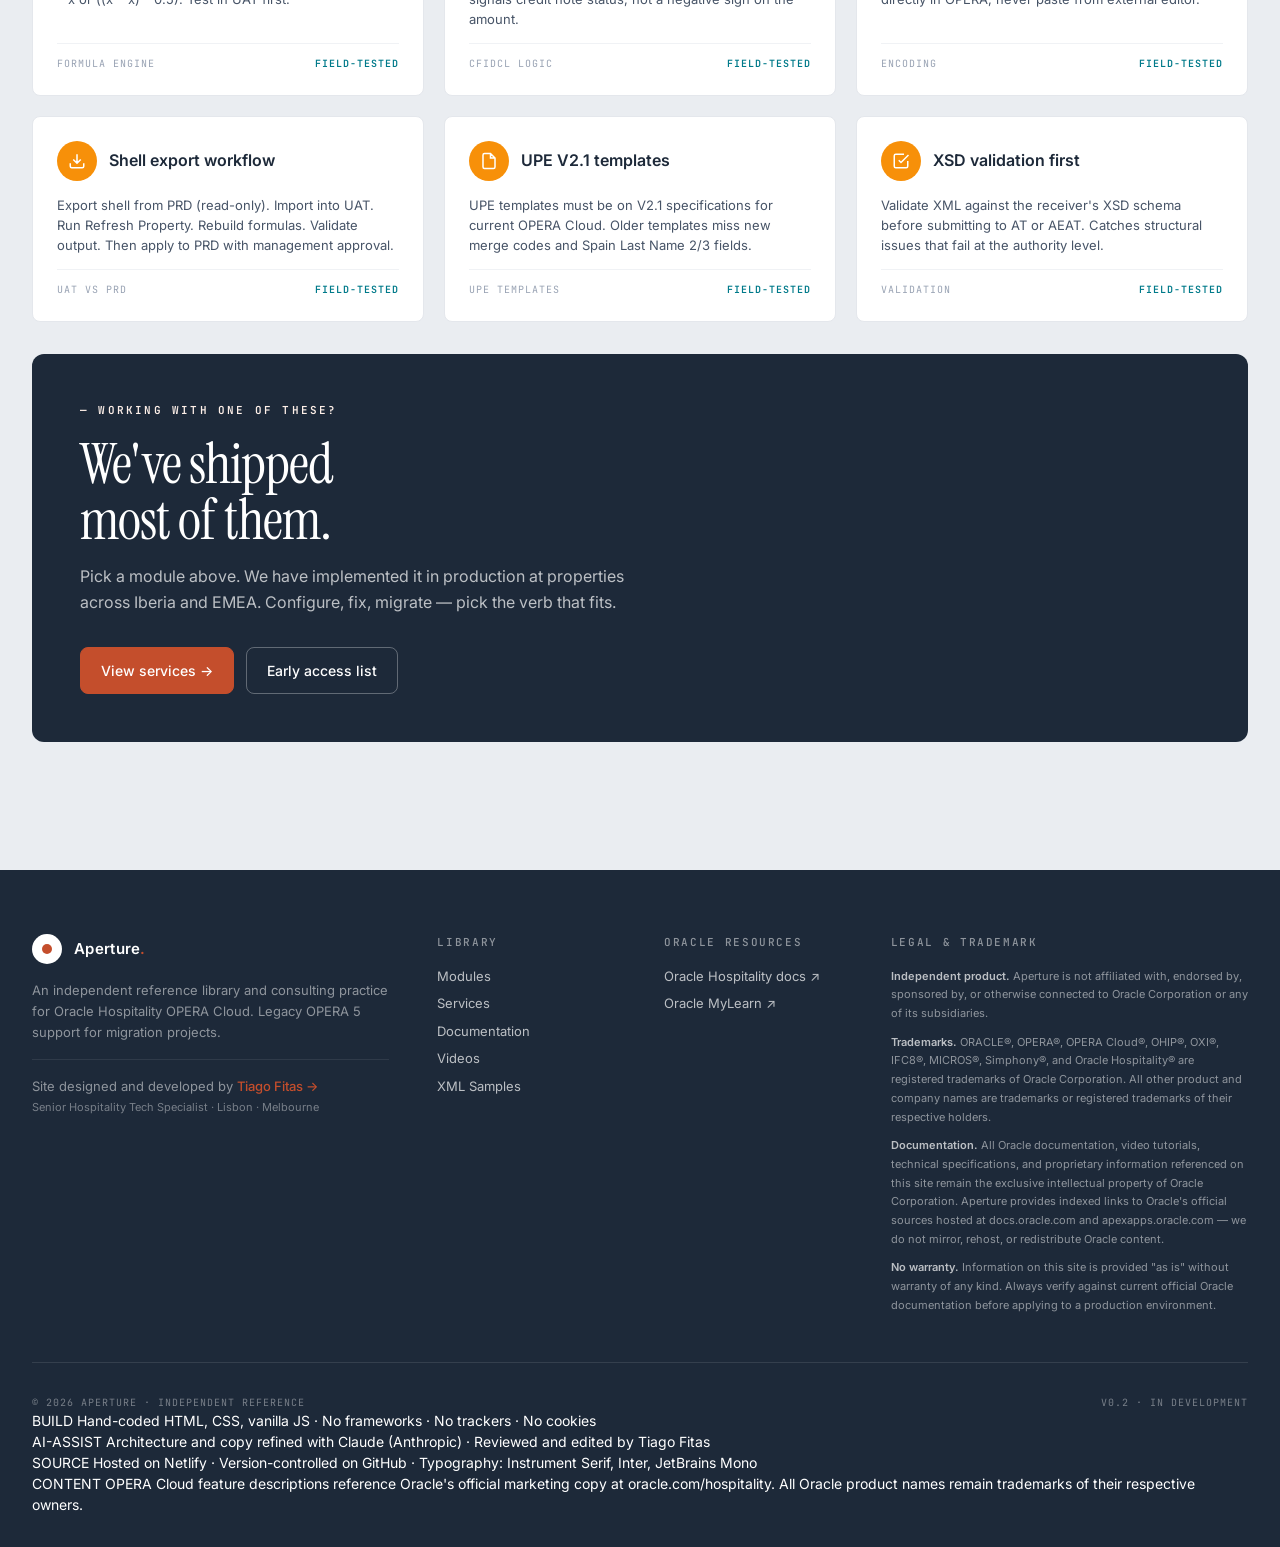
<file: modules.html>
<!DOCTYPE html>
<html lang="en">
<head>
<meta charset="UTF-8">
<meta name="viewport" content="width=device-width, initial-scale=1.0">
<title>Modules · Aperture</title>
<meta name="description" content="OPERA Cloud modules, integration platforms (OHIP, OXI, IFC8), and fiscal exports for Portugal and Spain including SAF-T, SII, ES_POLICE, INE, Modelo 347, BAS-Viajeros, CAT-Viajeros.">
<link rel="preconnect" href="https://fonts.googleapis.com">
<link href="https://fonts.googleapis.com/css2?family=Instrument+Serif&family=JetBrains+Mono:wght@400;500;600&family=Inter:wght@400;500;600;700&display=swap" rel="stylesheet">
<link rel="stylesheet" href="assets/styles.css">
</head>
<body>

<header class="topbar">
  <div class="topbar-inner">
    <a href="index.html" class="brand">
      <div class="brand-mark"></div>
      <span class="name">Aperture<span class="dot">.</span></span>
    </a>
    <div class="topbar-meta">
      <span class="pill">REFERENCE LIBRARY</span>
      <span>v0.2 · IN DEVELOPMENT</span>
    </div>
  </div>
</header>

<nav class="menubar">
  <div class="menubar-inner">
    <a href="index.html" class="menu-link"><svg viewBox="0 0 24 24" fill="none" stroke="currentColor" stroke-width="2"><path d="M3 9l9-7 9 7v11a2 2 0 01-2 2H5a2 2 0 01-2-2z"/></svg>Home</a>
    <a href="modules.html" class="menu-link active"><svg viewBox="0 0 24 24" fill="none" stroke="currentColor" stroke-width="2"><rect x="3" y="3" width="7" height="7"/><rect x="14" y="3" width="7" height="7"/><rect x="3" y="14" width="7" height="7"/><rect x="14" y="14" width="7" height="7"/></svg>Modules</a>
    <a href="services.html" class="menu-link"><svg viewBox="0 0 24 24" fill="none" stroke="currentColor" stroke-width="2"><circle cx="12" cy="12" r="3"/><path d="M19.4 15a1.65 1.65 0 00.33 1.82M9 19.4a1.65 1.65 0 00-1.82.33M19.4 9a1.65 1.65 0 00.33-1.82M14.6 4.6a1.65 1.65 0 00-1.51-1H11a1.65 1.65 0 00-1.51 1"/></svg>Services</a>
    <a href="resources.html" class="menu-link"><svg viewBox="0 0 24 24" fill="none" stroke="currentColor" stroke-width="2"><path d="M4 19.5A2.5 2.5 0 016.5 17H20"/><path d="M6.5 2H20v20H6.5A2.5 2.5 0 014 19.5v-15A2.5 2.5 0 016.5 2z"/></svg>Documentation</a>
    <a href="videos.html" class="menu-link"><svg viewBox="0 0 24 24" fill="none" stroke="currentColor" stroke-width="2"><polygon points="23 7 16 12 23 17 23 7"/><rect x="1" y="5" width="15" height="14" rx="2"/></svg>Videos</a>
    <a href="xml-library.html" class="menu-link"><svg viewBox="0 0 24 24" fill="none" stroke="currentColor" stroke-width="2"><path d="M14 2H6a2 2 0 00-2 2v16a2 2 0 002 2h12a2 2 0 002-2V8z"/><path d="M14 2v6h6 M16 13H8 M16 17H8"/></svg>XML Samples</a>
    <div class="menubar-actions">
      <a href="index.html#waitlist" class="btn btn-accent" style="padding: 6px 14px; font-size: 12px;">Early access</a>
    </div>
  </div>
</nav>

<div class="page">

  <div class="page-header">
    <div>
      <h1>OPERA Cloud <span class="accent">modules</span></h1>
      <p class="subtitle">Twelve PMS modules · Three integration platforms · Full Iberia fiscal coverage</p>
    </div>
    <div class="page-header-meta">
      <span>OPERA CLOUD · LATEST</span>
      <span>·</span>
      <span>OPERA 5 · LEGACY MIGRATION SUPPORT</span>
    </div>
  </div>

  <p class="section-intro">OPERA Cloud is a vast platform. Reservations, profiles, cashiering, housekeeping, rate management, distribution, fiscal compliance, sales and catering. Below is the full surface area we cover, mapped to the menu paths Oracle uses, with one-line field notes from production work across EMEA properties.</p>

  <!-- CORE PMS MODULES -->
  <div class="section-head">
    <h2>Core <span class="accent">PMS</span></h2>
    <span class="count">12 MODULES · DAY-TO-DAY ENGINE</span>
  </div>

  <div class="tiles">
    <div class="tile span-4 module-tile">
      <div class="head">
        <div class="icon green"><svg viewBox="0 0 24 24"><path d="M19 21l-7-5-7 5V5a2 2 0 012-2h10a2 2 0 012 2z"/></svg></div>
        <h3>Reservations</h3>
      </div>
      <div class="menu-path">Bookings → Reservations</div>
      <p class="desc">Quick Book, Room Diary, group reservations, walk-ins, advance check-in with ETR, mass operations, deposits and cancellations.</p>
      <ul>
        <li>Reservation creation flows</li>
        <li>Block reservations and rooming lists</li>
        <li>Deposit and cancellation rules</li>
        <li>Reservation merging and splitting</li>
      </ul>
      <div class="foot"><span>BOOKINGS</span><span class="badge">We configure</span></div>
    </div>

    <div class="tile span-4 module-tile">
      <div class="head">
        <div class="icon blue"><svg viewBox="0 0 24 24"><path d="M20 21v-2a4 4 0 00-4-4H8a4 4 0 00-4 4v2M12 11a4 4 0 100-8 4 4 0 000 8z"/></svg></div>
        <h3>Profiles & CRM</h3>
      </div>
      <div class="menu-path">Client Relations → Profiles</div>
      <p class="desc">Guest, company, travel agent, source, contact and group profiles. Sales account forecasts, loyalty enrolment, profile lookup.</p>
      <ul>
        <li>Profile match and merge rules</li>
        <li>Loyalty programme integration</li>
        <li>Negotiated rates per profile</li>
        <li>Sales activities and opportunities</li>
      </ul>
      <div class="foot"><span>CRM</span><span class="badge">We configure</span></div>
    </div>

    <div class="tile span-4 module-tile">
      <div class="head">
        <div class="icon purple"><svg viewBox="0 0 24 24"><rect x="2" y="5" width="20" height="14" rx="2"/><path d="M2 10h20M6 15h2"/></svg></div>
        <h3>Cashiering & Billing</h3>
      </div>
      <div class="menu-path">Financials → Cashiering</div>
      <p class="desc">Folios, charges, payments, transfers, settlement, deposits, Post It, refunds, transaction codes, cashier sessions.</p>
      <ul>
        <li>Transaction code mapping</li>
        <li>Folio templates and routing</li>
        <li>Composite deposit handling</li>
        <li>Cashier sessions and balancing</li>
      </ul>
      <div class="foot"><span>FINANCIALS</span><span class="badge">We configure</span></div>
    </div>

    <div class="tile span-4 module-tile">
      <div class="head">
        <div class="icon teal"><svg viewBox="0 0 24 24"><path d="M3 7l9-4 9 4M3 7v10l9 4 9-4V7M3 7l9 4 9-4M12 11v10"/></svg></div>
        <h3>Front Desk</h3>
      </div>
      <div class="menu-path">Front Desk → Arrivals / Departures</div>
      <p class="desc">Check-in, check-out, room assignment, room moves, registration cards, room keys, queue management, AI room assignment.</p>
      <ul>
        <li>Advance check-in with ETR</li>
        <li>Quick check-out flows</li>
        <li>Batch and AI room assignment</li>
        <li>Electronic registration on tablet</li>
      </ul>
      <div class="foot"><span>FRONT DESK</span><span class="badge">We configure</span></div>
    </div>

    <div class="tile span-4 module-tile">
      <div class="head">
        <div class="icon orange"><svg viewBox="0 0 24 24"><path d="M21 8V5a2 2 0 00-2-2H5a2 2 0 00-2 2v3M21 8H3M21 8v11a2 2 0 01-2 2H5a2 2 0 01-2-2V8M7 13h10"/></svg></div>
        <h3>Housekeeping</h3>
      </div>
      <div class="menu-path">Inventory → Housekeeping</div>
      <p class="desc">Room status, task sheets, room conditions, maintenance tasks, housekeeping board, task companion, turndown, component suites.</p>
      <ul>
        <li>Auto-generated task sheets</li>
        <li>Task sheet companion app</li>
        <li>Room conditions and maintenance</li>
        <li>Out of order and out of service</li>
      </ul>
      <div class="foot"><span>INVENTORY</span><span class="badge">We configure</span></div>
    </div>

    <div class="tile span-4 module-tile">
      <div class="head">
        <div class="icon red"><svg viewBox="0 0 24 24"><path d="M3 3v18h18M9 9l3 3 5-5"/></svg></div>
        <h3>Rate Management</h3>
      </div>
      <div class="menu-path">Inventory → Rate Management</div>
      <p class="desc">Rate codes, BAR derivation, rate tiers, packages, restrictions, promotions, negotiated rates, derived rates, yield management.</p>
      <ul>
        <li>BAR strategy and dynamic pricing</li>
        <li>Package configuration</li>
        <li>Rate restrictions per channel</li>
        <li>Owner rate code attributes</li>
      </ul>
      <div class="foot"><span>INVENTORY</span><span class="badge">We configure</span></div>
    </div>

    <div class="tile span-4 module-tile">
      <div class="head">
        <div class="icon teal"><svg viewBox="0 0 24 24"><circle cx="12" cy="12" r="10"/><path d="M2 12h20M12 2a15.3 15.3 0 014 10 15.3 15.3 0 01-4 10 15.3 15.3 0 01-4-10 15.3 15.3 0 014-10z"/></svg></div>
        <h3>Distribution & Channels</h3>
      </div>
      <div class="menu-path">Distribution → Channel Management</div>
      <p class="desc">ARI publication, hurdle rate evaluation, channel offers, rate parity. SiteMinder, SynXis, Profitroom, GDS connections.</p>
      <ul>
        <li>Channel manager migration</li>
        <li>FPLOS hurdle rate logic</li>
        <li>Rate plan and room type mapping</li>
        <li>Inventory calculation rules</li>
      </ul>
      <div class="foot"><span>DISTRIBUTION</span><span class="badge">We configure</span></div>
    </div>

    <div class="tile span-4 module-tile">
      <div class="head">
        <div class="icon purple"><svg viewBox="0 0 24 24"><rect x="3" y="4" width="18" height="18" rx="2"/><path d="M16 2v4M8 2v4M3 10h18"/></svg></div>
        <h3>Sales & Catering</h3>
      </div>
      <div class="menu-path">Bookings → Blocks & Events</div>
      <p class="desc">Blocks, events, function diary, catering menus, posting charges, opportunities. Master-Sub blocks, Tour Series.</p>
      <ul>
        <li>Block creation and forecasting</li>
        <li>Catering events and menus</li>
        <li>Function space management</li>
        <li>Tour Series replication</li>
      </ul>
      <div class="foot"><span>S&C</span><span class="badge">We configure</span></div>
    </div>

    <div class="tile span-4 module-tile">
      <div class="head">
        <div class="icon blue"><svg viewBox="0 0 24 24"><path d="M21 15v4a2 2 0 01-2 2H5a2 2 0 01-2-2v-4M7 10l5 5 5-5M12 15V3"/></svg></div>
        <h3>Reports & Analytics</h3>
      </div>
      <div class="menu-path">Reports → Generate / Schedule</div>
      <p class="desc">Standard reports, scheduled delivery, multi-property copy, BI Publisher templates, R+A folder structure, custom report design.</p>
      <ul>
        <li>Custom report templates</li>
        <li>Scheduled report delivery</li>
        <li>Cross-property report deployment</li>
        <li>RTF and BI Publisher edits</li>
      </ul>
      <div class="foot"><span>REPORTS</span><span class="badge">We configure</span></div>
    </div>

    <div class="tile span-4 module-tile">
      <div class="head">
        <div class="icon green"><svg viewBox="0 0 24 24"><path d="M12 6v6l4 2"/><circle cx="12" cy="12" r="10"/></svg></div>
        <h3>Night Audit</h3>
      </div>
      <div class="menu-path">Front Desk → End of Day</div>
      <p class="desc">Auto room rate posting, package charges, deposit forfeiture, no-show processing, EOD reports, business date roll, fiscal export trigger.</p>
      <ul>
        <li>Pre-audit cashier closure</li>
        <li>Revenue journal balancing</li>
        <li>EOD report distribution</li>
        <li>Stuck audit diagnostics</li>
      </ul>
      <div class="foot"><span>EOD</span><span class="badge">We configure</span></div>
    </div>

    <div class="tile span-4 module-tile">
      <div class="head">
        <div class="icon dark"><svg viewBox="0 0 24 24"><path d="M3 9l9-7 9 7v11a2 2 0 01-2 2H5a2 2 0 01-2-2z"/><path d="M9 22V12h6v10"/></svg></div>
        <h3>Configuration & Admin</h3>
      </div>
      <div class="menu-path">Administration → Enterprise / Property</div>
      <p class="desc">Property setup, OPERA Controls, roles, permissions, tasks, workstation config, parameters, application settings, license codes.</p>
      <ul>
        <li>OPERA Controls activation</li>
        <li>Role and task assignment</li>
        <li>Property template configuration</li>
        <li>Multi-property administration</li>
      </ul>
      <div class="foot"><span>ADMIN</span><span class="badge">We configure</span></div>
    </div>

    <div class="tile span-4 module-tile">
      <div class="head">
        <div class="icon amber"><svg viewBox="0 0 24 24"><path d="M12 2L2 7l10 5 10-5-10-5z M2 17l10 5 10-5 M2 12l10 5 10-5"/></svg></div>
        <h3>Loyalty & Membership</h3>
      </div>
      <div class="menu-path">Client Relations → Memberships</div>
      <p class="desc">Membership enrolment, tiers, points accrual, transactions, member referrals, loyalty integration with external CRS systems.</p>
      <ul>
        <li>Membership level mapping</li>
        <li>Tier upgrade automation</li>
        <li>Points accrual on stay closure</li>
        <li>External CRS sync</li>
      </ul>
      <div class="foot"><span>LOYALTY</span><span class="badge">We configure</span></div>
    </div>
  </div>

  <!-- INTEGRATION PLATFORMS -->
  <div class="section-head">
    <h2>Integration <span class="accent">platforms</span></h2>
    <span class="count">3 PLATFORMS · OHIP · OXI · IFC8</span>
  </div>
  <p class="section-intro">Three integration platforms, three different patterns. OHIP for new builds and current Cloud integrations. OXI for legacy XML message-based integrations. IFC8 for real-time payment, POS, key card and other mission-critical interfaces.</p>

  <div class="tiles">
    <div class="tile span-4 module-tile">
      <div class="head">
        <div class="icon teal"><svg viewBox="0 0 24 24"><circle cx="12" cy="12" r="10"/><path d="M12 2v20M2 12h20"/></svg></div>
        <h3>OHIP</h3>
      </div>
      <div class="menu-path">Oracle Hospitality Integration Platform</div>
      <p class="desc">REST APIs, GraphQL streaming, Business Events. The current and future integration surface for OPERA Cloud. OAuth client credentials, scoped credentials per integration.</p>
      <ul>
        <li>OAuth handshake setup</li>
        <li>Streaming subscription approval</li>
        <li>Property API integrations</li>
        <li>Distribution API for ARI push</li>
      </ul>
      <div class="foot"><span>API · STREAMING</span><span class="badge">We build</span></div>
    </div>

    <div class="tile span-4 module-tile">
      <div class="head">
        <div class="icon orange"><svg viewBox="0 0 24 24"><path d="M3 3h18v18H3zM9 3v18M3 9h18"/></svg></div>
        <h3>OXI</h3>
      </div>
      <div class="menu-path">OPERA Xchange Interface</div>
      <p class="desc">XML message-based middleware. Asynchronous queue model for channel managers, CRS, central services. Conversion codes, interface defaults, profile match.</p>
      <ul>
        <li>Channel manager migrations</li>
        <li>Conversion code mapping</li>
        <li>OXI Hub multi-property setup</li>
        <li>Failed message reprocessing</li>
      </ul>
      <div class="foot"><span>XML · QUEUE</span><span class="badge">We migrate</span></div>
    </div>

    <div class="tile span-4 module-tile">
      <div class="head">
        <div class="icon red"><svg viewBox="0 0 24 24"><rect x="3" y="6" width="18" height="12" rx="1"/><path d="M7 12h10M7 9h2M15 9h2"/></svg></div>
        <h3>IFC8</h3>
      </div>
      <div class="menu-path">OPERA Interface Component</div>
      <p class="desc">TCP/IP middleware for real-time interfaces. Payment, key card, door lock, kiosk, POS, telephone, video. Configurable as Windows service or OCI connector.</p>
      <ul>
        <li>OPI payment interface setup</li>
        <li>VingCard key card config</li>
        <li>Simphony POS integration</li>
        <li>IFC8 communication keys</li>
      </ul>
      <div class="foot"><span>TCP/IP · REAL-TIME</span><span class="badge">We operate</span></div>
    </div>

    <div class="tile span-4 module-tile">
      <div class="head">
        <div class="icon purple"><svg viewBox="0 0 24 24"><path d="M2 7h20l-2 12H4z M5 7V5a2 2 0 012-2h10a2 2 0 012 2v2"/></svg></div>
        <h3>POS · Simphony / MICROS</h3>
      </div>
      <p class="desc">F&B and retail point of sale charge posting from Simphony into OPERA Cloud folios. Revenue centre mapping, transaction code translation, room charge auth.</p>
      <div class="foot"><span>SIMPHONY · IFC8</span><span class="badge">We integrate</span></div>
    </div>

    <div class="tile span-4 module-tile">
      <div class="head">
        <div class="icon blue"><svg viewBox="0 0 24 24"><rect x="2" y="5" width="20" height="14" rx="2"/><path d="M2 10h20"/></svg></div>
        <h3>Payment · OPI / FreedomPay</h3>
      </div>
      <p class="desc">Oracle Payment Interface and FreedomPay configuration. Token exchange, EMV chip and PIN, card vault, currency mapping, certificate provisioning.</p>
      <div class="foot"><span>OPI · IFC8 · PSP</span><span class="badge">We integrate</span></div>
    </div>

    <div class="tile span-4 module-tile">
      <div class="head">
        <div class="icon green"><svg viewBox="0 0 24 24"><rect x="3" y="3" width="18" height="18" rx="2"/><circle cx="12" cy="12" r="3"/></svg></div>
        <h3>Key Card · VingCard / Salto</h3>
      </div>
      <p class="desc">Door lock and key card system integration. Encoder workstation setup, key creation flow, mobile key, retro-fit and online lock configurations.</p>
      <div class="foot"><span>VINGCARD · SALTO · IFC8</span><span class="badge">We integrate</span></div>
    </div>

    <div class="tile span-4 module-tile">
      <div class="head">
        <div class="icon orange"><svg viewBox="0 0 24 24"><path d="M3 3v18h18M9 9l3 3 5-5"/></svg></div>
        <h3>RMS · IDeaS / Duetto</h3>
      </div>
      <p class="desc">Revenue Management System integration. Rate and inventory data flow into IDeaS or Duetto. Yield management, demand forecasting, BAR strategy automation.</p>
      <div class="foot"><span>IDEAS · DUETTO · OHIP</span><span class="badge">We integrate</span></div>
    </div>

    <div class="tile span-4 module-tile">
      <div class="head">
        <div class="icon dark"><svg viewBox="0 0 24 24"><path d="M21 15v4a2 2 0 01-2 2H5a2 2 0 01-2-2v-4M7 10l5 5 5-5M12 15V3"/></svg></div>
        <h3>Back Office · SUN / SAP</h3>
      </div>
      <p class="desc">Nightly GL exports to SunSystems, SAP, Microsoft Dynamics. Transaction code to GL account mapping, balanced journal logic, CFIDCL credit note handling.</p>
      <div class="foot"><span>SUN · SAP · DYNAMICS</span><span class="badge">We integrate</span></div>
    </div>

    <div class="tile span-4 module-tile">
      <div class="head">
        <div class="icon teal"><svg viewBox="0 0 24 24"><circle cx="12" cy="12" r="10"/><path d="M2 12h20"/></svg></div>
        <h3>Channel · SiteMinder / SynXis / Profitroom</h3>
      </div>
      <p class="desc">OTA distribution via channel manager. Rate plan mapping, restriction sync, ResNotif inbound bookings, parity monitoring, extranet rate plan link verification.</p>
      <div class="foot"><span>OXI · ARI · CM</span><span class="badge">We integrate</span></div>
    </div>
  </div>

  <!-- FISCAL COMPLIANCE -->
  <div class="section-head">
    <h2>Fiscal <span class="accent">compliance</span></h2>
    <span class="count">2 REGIMES · MULTIPLE EXPORTS</span>
  </div>
  <p class="section-intro">Portugal and Spain look similar on a map. Their fiscal regimes are not. Different schemas, different submission cadences, different authorities, different gotchas. We treat them as two separate practices because that is what they are. Below is the full fiscal export catalogue we work with.</p>

  <div class="disclaimer">
    <strong>Reference only →</strong> The fiscal export codes below are Oracle's official template names as documented by Oracle. They are reproduced here for navigational reference only. Always check current Oracle documentation (docs.oracle.com) and the official Oracle Hospitality OPERA Cloud Fiscal Reference Guides for Portugal and Spain before configuring any property.
  </div>

  <div class="tiles">
    <div class="tile span-6">
      <div class="fiscal-card pt">
        <div class="fiscal-flag">🇵🇹 PORTUGAL · AT</div>
        <h3>Portugal Fiscal Exports</h3>
        <p class="lead">Mandatory compliance with Autoridade Tributária e Aduaneira (AT). SAF-T monthly submission, sequential invoicing, certified software requirements.</p>

        <ul class="fiscal-list">
          <li><span class="code">PT_SAFT_104</span><span class="label">SAF-T Portugal monthly XML export per AT schema (current template)</span></li>
          <li><span class="code">FT · FS · NC · ND · FR</span><span class="label">Document type series: Fatura, Fatura Simplificada, Nota de Crédito, Nota de Débito, Fatura Recibo</span></li>
          <li><span class="code">CFIDCL / DFIDCL</span><span class="label">Line and document fiscal control indicators for sequential numbering</span></li>
          <li><span class="code">UPE V2.1+</span><span class="label">Universal Payload Export templates with current Portugal merge codes</span></li>
          <li><span class="code">PORTAL DAS FINANÇAS</span><span class="label">Submission destination: monthly by 20th of following month</span></li>
        </ul>

        <div class="fiscal-note">
          <strong>Field gotcha →</strong> Sequential invoice numbering with no gaps is a legal requirement. You cannot delete or void invoices, only issue credit notes. Each series tracks independently in CFIDCL/DFIDCL. Missing NIF on a B2B invoice fails AT validation.
        </div>
      </div>
    </div>

    <div class="tile span-6">
      <div class="fiscal-card es">
        <div class="fiscal-flag">🇪🇸 ESPAÑA · AEAT + REGIONS</div>
        <h3>Spain Fiscal Exports</h3>
        <p class="lead">Multiple parallel regimes. Real-time SII to AEAT, daily police reports nationally and per region, monthly INE statistics, annual Modelo 347.</p>

        <ul class="fiscal-list">
          <li><span class="code">SII (eFolio)</span><span class="label">Suministro Inmediato de Información — invoice XML to AEAT within 4 days</span></li>
          <li><span class="code">ES_POLICE_EXPORT</span><span class="label">Daily police report (Libro de Viajeros) — automatic via EOD</span></li>
          <li><span class="code">ES_POLICE_EXPORT_DAY</span><span class="label">Manual police export for any business date up to today</span></li>
          <li><span class="code">ES_INE</span><span class="label">Monthly Country Statistics export to Instituto Nacional de Estadística</span></li>
          <li><span class="code">BAS-Viajeros</span><span class="label">Basque Country police XML (Ertzaintza) — regional variant</span></li>
          <li><span class="code">BAS-Reserva_Hospedaje</span><span class="label">Basque Country reservation XML — regional variant</span></li>
          <li><span class="code">CAT-Viajeros</span><span class="label">Catalonia police TXT (Mossos d'Esquadra) — regional variant</span></li>
          <li><span class="code">CAT-Reserva_Hospedaje</span><span class="label">Catalonia reservation TXT — regional variant</span></li>
          <li><span class="code">Modelo 347</span><span class="label">Annual declaration of operations with third parties over €3,005.06</span></li>
          <li><span class="code">F1 · F2 · F3 · F4 · F5 · F6</span><span class="label">SII invoice types — full, simplified, partial, registered, agency, R-types</span></li>
          <li><span class="code">R1 · R2 · R3 · R4 · R5</span><span class="label">SII rectification types for credit/correction notes</span></li>
          <li><span class="code">Last Name 2 · Last Name 3</span><span class="label">Spanish surname fields (paternal, maternal) — Country Mode = ES only</span></li>
        </ul>

        <div class="fiscal-note">
          <strong>Field gotcha →</strong> Spain has national plus regional fiscal/police regimes running in parallel. Properties in Catalonia or the Basque Country submit to regional authorities in addition to or instead of the national report. UPE templates must be V2.1+ to include the Last Name 2/3 fields. Police report sequence numbering uses EXPORT_1ES with HOTELCODE per export.
        </div>
      </div>
    </div>
  </div>

  <!-- COMMON GOTCHAS -->
  <div class="section-head">
    <h2>Field-tested <span class="accent">patterns</span></h2>
    <span class="count">6 GOTCHAS WE'VE HIT IN PRODUCTION</span>
  </div>

  <div class="tiles">
    <div class="tile span-4 module-tile">
      <div class="head">
        <div class="icon orange"><svg viewBox="0 0 24 24"><polyline points="16 18 22 12 16 6"/><polyline points="8 6 2 12 8 18"/></svg></div>
        <h3>ABS workaround</h3>
      </div>
      <p class="desc">OPERA Cloud formula engine does not support ABS() or GREATEST(). Credit note amounts must use SIGN(x) * x or ((x * x) ^ 0.5). Test in UAT first.</p>
      <div class="foot"><span>FORMULA ENGINE</span><span class="badge">Field-tested</span></div>
    </div>

    <div class="tile span-4 module-tile">
      <div class="head">
        <div class="icon orange"><svg viewBox="0 0 24 24"><path d="M12 2v4M12 18v4M4.93 4.93l2.83 2.83M16.24 16.24l2.83 2.83M2 12h4M18 12h4M4.93 19.07l2.83-2.83M16.24 7.76l2.83-2.83"/></svg></div>
        <h3>Credit note indicator</h3>
      </div>
      <p class="desc">SunSystems and most fiscal receivers expect positive amounts even for credits. The CFIDCL indicator signals credit note status, not a negative sign on the amount.</p>
      <div class="foot"><span>CFIDCL LOGIC</span><span class="badge">Field-tested</span></div>
    </div>

    <div class="tile span-4 module-tile">
      <div class="head">
        <div class="icon orange"><svg viewBox="0 0 24 24"><circle cx="12" cy="12" r="10"/><line x1="12" y1="8" x2="12" y2="12"/><line x1="12" y1="16" x2="12.01" y2="16"/></svg></div>
        <h3>Empty string trap</h3>
      </div>
      <p class="desc">Empty string literals must be '' (two single quotes). Encoding artefacts cause silent save failures. Retype directly in OPERA, never paste from external editor.</p>
      <div class="foot"><span>ENCODING</span><span class="badge">Field-tested</span></div>
    </div>

    <div class="tile span-4 module-tile">
      <div class="head">
        <div class="icon orange"><svg viewBox="0 0 24 24"><path d="M21 15v4a2 2 0 01-2 2H5a2 2 0 01-2-2v-4M7 10l5 5 5-5M12 15V3"/></svg></div>
        <h3>Shell export workflow</h3>
      </div>
      <p class="desc">Export shell from PRD (read-only). Import into UAT. Run Refresh Property. Rebuild formulas. Validate output. Then apply to PRD with management approval.</p>
      <div class="foot"><span>UAT vs PRD</span><span class="badge">Field-tested</span></div>
    </div>

    <div class="tile span-4 module-tile">
      <div class="head">
        <div class="icon orange"><svg viewBox="0 0 24 24"><path d="M14 2H6a2 2 0 00-2 2v16a2 2 0 002 2h12a2 2 0 002-2V8z M14 2v6h6"/></svg></div>
        <h3>UPE V2.1 templates</h3>
      </div>
      <p class="desc">UPE templates must be on V2.1 specifications for current OPERA Cloud. Older templates miss new merge codes and Spain Last Name 2/3 fields.</p>
      <div class="foot"><span>UPE TEMPLATES</span><span class="badge">Field-tested</span></div>
    </div>

    <div class="tile span-4 module-tile">
      <div class="head">
        <div class="icon orange"><svg viewBox="0 0 24 24"><path d="M9 11l3 3L22 4M21 12v7a2 2 0 01-2 2H5a2 2 0 01-2-2V5a2 2 0 012-2h11"/></svg></div>
        <h3>XSD validation first</h3>
      </div>
      <p class="desc">Validate XML against the receiver's XSD schema before submitting to AT or AEAT. Catches structural issues that fail at the authority level.</p>
      <div class="foot"><span>VALIDATION</span><span class="badge">Field-tested</span></div>
    </div>
  </div>

  <!-- CTA -->
  <section class="form-card">
    <p class="eyebrow">— Working with one of these?</p>
    <h2>We've shipped<br>most of them.</h2>
    <p>Pick a module above. We have implemented it in production at properties across Iberia and EMEA. Configure, fix, migrate — pick the verb that fits.</p>
    <div style="display: flex; gap: 12px; flex-wrap: wrap;">
      <a href="services.html" class="btn btn-accent">View services →</a>
      <a href="index.html#waitlist" class="btn btn-ghost">Early access list</a>
    </div>
  </section>

</div>

<footer class="footer">
  <div class="footer-inner">
    <div class="footer-grid">
      <div class="footer-brand">
        <a href="index.html" class="brand"><div class="brand-mark"></div><span class="name">Aperture<span class="dot">.</span></span></a>
        <p class="blurb">An independent reference library and consulting practice for Oracle Hospitality OPERA Cloud. Legacy OPERA 5 support for migration projects.</p>
        <p class="blurb" style="margin-top: 16px; padding-top: 16px; border-top: 1px solid rgba(255,255,255,0.08);">Site designed and developed by <a href="https://www.linkedin.com/in/tiagofitas76/" target="_blank" rel="noopener" style="color: var(--accent); text-decoration: none; font-weight: 500;">Tiago Fitas →</a><br><span style="font-size: 11px; color: rgba(255,255,255,0.4);">Senior Hospitality Tech Specialist · Lisbon &middot; Melbourne</span></p>
      </div>
      <div>
        <h4>Library</h4>
        <ul>
          <li><a href="modules.html">Modules</a></li>
          <li><a href="services.html">Services</a></li>
          <li><a href="resources.html">Documentation</a></li>
          <li><a href="videos.html">Videos</a></li>
          <li><a href="xml-library.html">XML Samples</a></li>
        </ul>
      </div>
      <div>
        <h4>Oracle Resources</h4>
        <ul>
          <li><a href="https://docs.oracle.com/en/industries/hospitality/" target="_blank" rel="noopener">Oracle Hospitality docs ↗</a></li>
          <li><a href="https://learn.oracle.com" target="_blank" rel="noopener">Oracle MyLearn ↗</a></li>
        </ul>
      </div>
      <div>
        <h4>Legal & Trademark</h4>
        <div class="footer-legal">
          <p><strong>Independent product.</strong> Aperture is not affiliated with, endorsed by, sponsored by, or otherwise connected to Oracle Corporation or any of its subsidiaries.</p>
          <p><strong>Trademarks.</strong> ORACLE®, OPERA®, OPERA Cloud®, OHIP®, OXI®, IFC8®, MICROS®, Simphony®, and Oracle Hospitality® are registered trademarks of Oracle Corporation. All other product and company names are trademarks or registered trademarks of their respective holders.</p>
          <p><strong>Documentation.</strong> All Oracle documentation, video tutorials, technical specifications, and proprietary information referenced on this site remain the exclusive intellectual property of Oracle Corporation. Aperture provides indexed links to Oracle's official sources hosted at docs.oracle.com and apexapps.oracle.com — we do not mirror, rehost, or redistribute Oracle content.</p>
          <p><strong>No warranty.</strong> Information on this site is provided "as is" without warranty of any kind. Always verify against current official Oracle documentation before applying to a production environment.</p>
        </div>
      </div>
    </div>
    <div class="footer-bottom">
      <div>© 2026 APERTURE · INDEPENDENT REFERENCE</div>
      <div>v0.2 · IN DEVELOPMENT</div>
    </div>
    <div class="footer-credits">
      <div class="credits-line">
        <span class="credits-label">BUILD</span>
        <span>Hand-coded HTML, CSS, vanilla JS &middot; No frameworks &middot; No trackers &middot; No cookies</span>
      </div>
      <div class="credits-line">
        <span class="credits-label">AI-ASSIST</span>
        <span>Architecture and copy refined with <a href="https://www.anthropic.com/claude" target="_blank" rel="noopener">Claude (Anthropic)</a> &middot; Reviewed and edited by Tiago Fitas</span>
      </div>
      <div class="credits-line">
        <span class="credits-label">SOURCE</span>
        <span>Hosted on <a href="https://www.netlify.com" target="_blank" rel="noopener">Netlify</a> &middot; Version-controlled on <a href="https://github.com/austugal" target="_blank" rel="noopener">GitHub</a> &middot; Typography: Instrument Serif, Inter, JetBrains Mono</span>
      </div>
      <div class="credits-line">
        <span class="credits-label">CONTENT</span>
        <span>OPERA Cloud feature descriptions reference Oracle's official marketing copy at oracle.com/hospitality. All Oracle product names remain trademarks of their respective owners.</span>
      </div>
    </div>

  </div>
</footer>

</body>
</html>
</file>
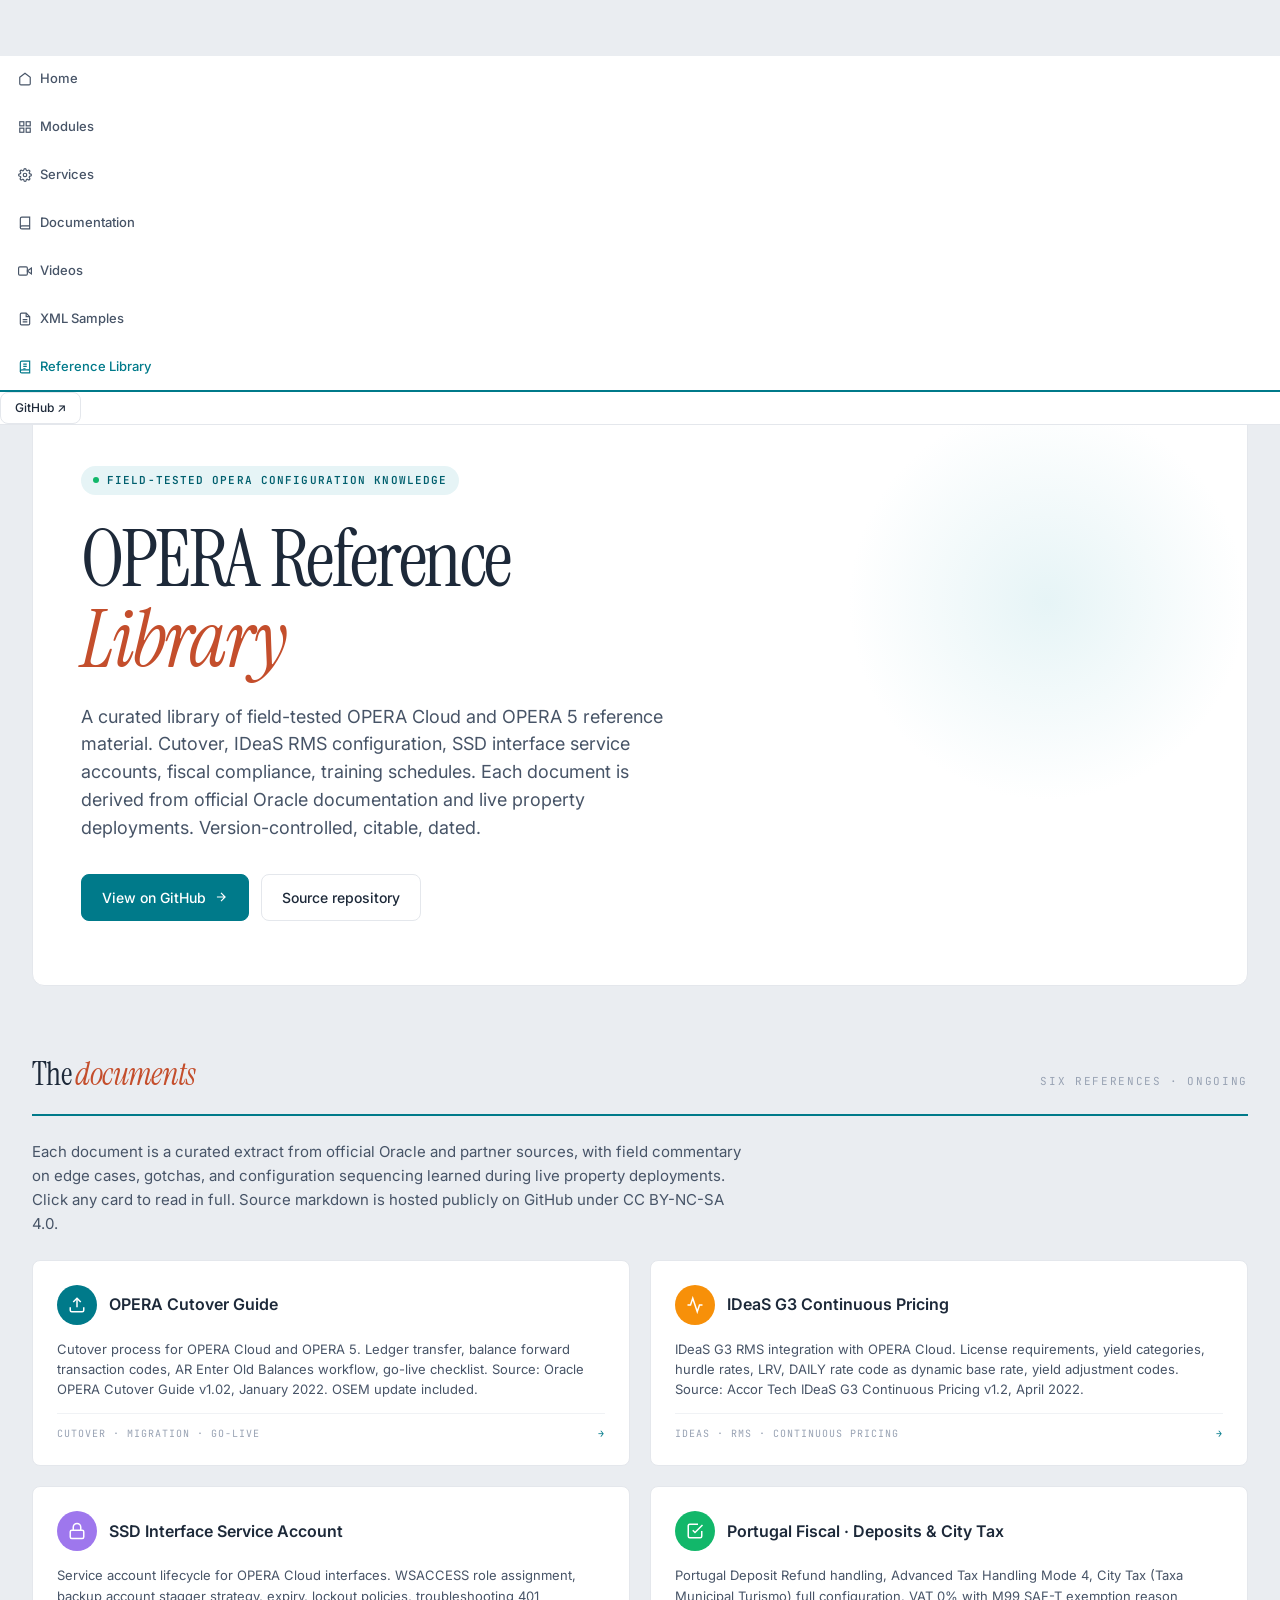
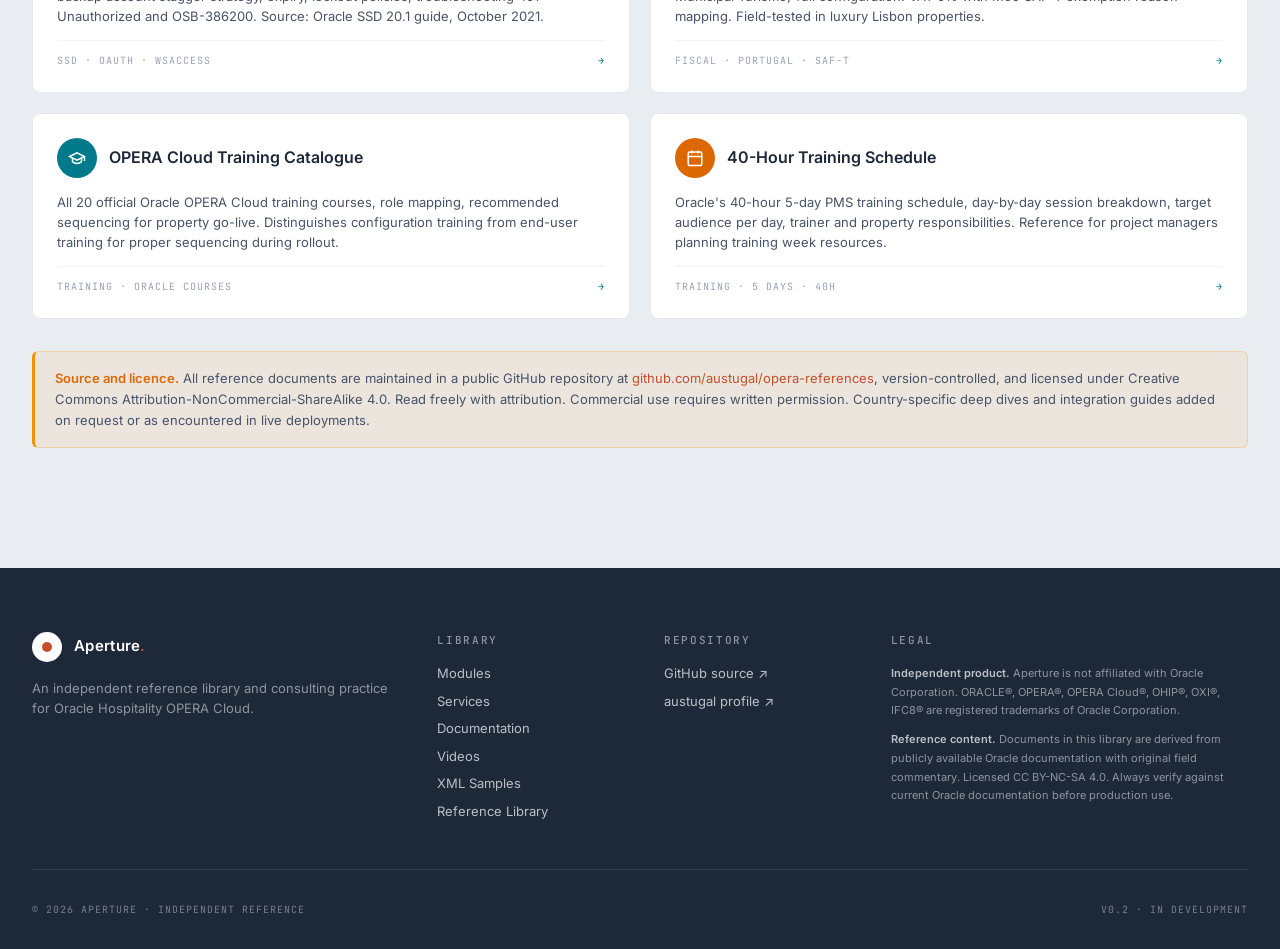
<file: opera-library.html>
<!DOCTYPE html>
<html lang="en">
<head>
<meta charset="UTF-8">
<meta name="viewport" content="width=device-width, initial-scale=1.0">
<title>OPERA Reference Library · Aperture</title>
<meta name="description" content="Curated OPERA Cloud and OPERA 5 technical reference library. Cutover, IDeaS RMS, SSD service accounts, fiscal compliance, training. Maintained by Tiago Fitas.">
<link rel="preconnect" href="https://fonts.googleapis.com">
<link rel="preconnect" href="https://fonts.gstatic.com" crossorigin>
<link href="https://fonts.googleapis.com/css2?family=Instrument+Serif:ital@0;1&family=Inter:wght@300;400;500;600;700&family=JetBrains+Mono:wght@400;500&display=swap" rel="stylesheet">
<link rel="stylesheet" href="assets/styles.css">
</head>
<body>

<!-- MENU -->
<nav class="menubar">
  <div class="menu-links">
    <a href="index.html" class="menu-link">
      <svg viewBox="0 0 24 24" fill="none" stroke="currentColor" stroke-width="2"><path d="M3 9l9-7 9 7v11a2 2 0 01-2 2H5a2 2 0 01-2-2z"/></svg>
      Home
    </a>
    <a href="modules.html" class="menu-link">
      <svg viewBox="0 0 24 24" fill="none" stroke="currentColor" stroke-width="2"><rect x="3" y="3" width="7" height="7"/><rect x="14" y="3" width="7" height="7"/><rect x="3" y="14" width="7" height="7"/><rect x="14" y="14" width="7" height="7"/></svg>
      Modules
    </a>
    <a href="services.html" class="menu-link">
      <svg viewBox="0 0 24 24" fill="none" stroke="currentColor" stroke-width="2"><circle cx="12" cy="12" r="3"/><path d="M19.4 15a1.65 1.65 0 00.33 1.82l.06.06a2 2 0 010 2.83 2 2 0 01-2.83 0l-.06-.06a1.65 1.65 0 00-1.82-.33 1.65 1.65 0 00-1 1.51V21a2 2 0 01-4 0v-.09A1.65 1.65 0 009 19.4a1.65 1.65 0 00-1.82.33l-.06.06a2 2 0 01-2.83 0 2 2 0 010-2.83l.06-.06a1.65 1.65 0 00.33-1.82 1.65 1.65 0 00-1.51-1H3a2 2 0 010-4h.09A1.65 1.65 0 004.6 9a1.65 1.65 0 00-.33-1.82l-.06-.06a2 2 0 010-2.83 2 2 0 012.83 0l.06.06a1.65 1.65 0 001.82.33H9a1.65 1.65 0 001-1.51V3a2 2 0 014 0v.09a1.65 1.65 0 001 1.51 1.65 1.65 0 001.82-.33l.06-.06a2 2 0 012.83 0 2 2 0 010 2.83l-.06.06a1.65 1.65 0 00-.33 1.82V9a1.65 1.65 0 001.51 1H21a2 2 0 010 4h-.09a1.65 1.65 0 00-1.51 1z"/></svg>
      Services
    </a>
    <a href="resources.html" class="menu-link">
      <svg viewBox="0 0 24 24" fill="none" stroke="currentColor" stroke-width="2"><path d="M4 19.5A2.5 2.5 0 016.5 17H20"/><path d="M6.5 2H20v20H6.5A2.5 2.5 0 014 19.5v-15A2.5 2.5 0 016.5 2z"/></svg>
      Documentation
    </a>
    <a href="videos.html" class="menu-link">
      <svg viewBox="0 0 24 24" fill="none" stroke="currentColor" stroke-width="2"><polygon points="23 7 16 12 23 17 23 7"/><rect x="1" y="5" width="15" height="14" rx="2"/></svg>
      Videos
    </a>
    <a href="xml-library.html" class="menu-link">
      <svg viewBox="0 0 24 24" fill="none" stroke="currentColor" stroke-width="2"><path d="M14 2H6a2 2 0 00-2 2v16a2 2 0 002 2h12a2 2 0 002-2V8z"/><path d="M14 2v6h6 M16 13H8 M16 17H8"/></svg>
      XML Samples
    </a>
    <a href="opera-library.html" class="menu-link active">
      <svg viewBox="0 0 24 24" fill="none" stroke="currentColor" stroke-width="2"><path d="M4 19.5A2.5 2.5 0 016.5 17H20"/><path d="M6.5 2H20v20H6.5A2.5 2.5 0 014 19.5v-15A2.5 2.5 0 016.5 2z"/><path d="M9 7h6 M9 11h6 M9 15h4"/></svg>
      Reference Library
    </a>
    <div class="menubar-actions">
      <a href="https://github.com/austugal/opera-references" target="_blank" rel="noopener" class="btn btn-secondary" style="padding: 6px 14px; font-size: 12px;">GitHub ↗</a>
    </div>
  </div>
</nav>

<!-- PAGE CONTENT -->
<div class="page">

  <section class="hero">
    <div class="hero-content">
      <div class="hero-eyebrow">
        <span class="dot"></span>
        Field-tested OPERA configuration knowledge
      </div>
      <h1>OPERA Reference<br><span class="accent">Library</span></h1>
      <p class="lead">A curated library of field-tested OPERA Cloud and OPERA 5 reference material. Cutover, IDeaS RMS configuration, SSD interface service accounts, fiscal compliance, training schedules. Each document is derived from official Oracle documentation and live property deployments. Version-controlled, citable, dated.</p>
      <div class="ctas">
        <a href="https://github.com/austugal/opera-references" target="_blank" rel="noopener" class="btn btn-primary">
          View on GitHub
          <svg width="14" height="14" viewBox="0 0 24 24" fill="none" stroke="currentColor" stroke-width="2"><path d="M5 12h14M12 5l7 7-7 7"/></svg>
        </a>
        <a href="https://github.com/austugal/opera-references" target="_blank" rel="noopener" class="btn btn-secondary">Source repository</a>
      </div>
    </div>
  </section>

  <div class="section-head">
    <h2>The <span class="accent">documents</span></h2>
    <span class="count">SIX REFERENCES · ONGOING</span>
  </div>
  <p class="section-intro">Each document is a curated extract from official Oracle and partner sources, with field commentary on edge cases, gotchas, and configuration sequencing learned during live property deployments. Click any card to read in full. Source markdown is hosted publicly on GitHub under CC BY-NC-SA 4.0.</p>

  <div class="tiles">

    <a href="opera-doc.html?file=cutover-guide.md" class="tile span-6 module-tile">
      <div class="head">
        <div class="icon teal">
          <svg viewBox="0 0 24 24"><path d="M21 15v4a2 2 0 01-2 2H5a2 2 0 01-2-2v-4"/><polyline points="17 8 12 3 7 8"/><line x1="12" y1="3" x2="12" y2="15"/></svg>
        </div>
        <h3>OPERA Cutover Guide</h3>
      </div>
      <p class="desc">Cutover process for OPERA Cloud and OPERA 5. Ledger transfer, balance forward transaction codes, AR Enter Old Balances workflow, go-live checklist. Source: Oracle OPERA Cutover Guide v1.02, January 2022. OSEM update included.</p>
      <div class="foot">
        <span>CUTOVER · MIGRATION · GO-LIVE</span>
        <span class="badge">→</span>
      </div>
    </a>

    <a href="opera-doc.html?file=ideas-g3-continuous-pricing.md" class="tile span-6 module-tile">
      <div class="head">
        <div class="icon orange">
          <svg viewBox="0 0 24 24"><polyline points="22 12 18 12 15 21 9 3 6 12 2 12"/></svg>
        </div>
        <h3>IDeaS G3 Continuous Pricing</h3>
      </div>
      <p class="desc">IDeaS G3 RMS integration with OPERA Cloud. License requirements, yield categories, hurdle rates, LRV, DAILY rate code as dynamic base rate, yield adjustment codes. Source: Accor Tech IDeaS G3 Continuous Pricing v1.2, April 2022.</p>
      <div class="foot">
        <span>IDEAS · RMS · CONTINUOUS PRICING</span>
        <span class="badge">→</span>
      </div>
    </a>

    <a href="opera-doc.html?file=ssd-interface-service-account.md" class="tile span-6 module-tile">
      <div class="head">
        <div class="icon purple">
          <svg viewBox="0 0 24 24"><rect x="3" y="11" width="18" height="11" rx="2" ry="2"/><path d="M7 11V7a5 5 0 0110 0v4"/></svg>
        </div>
        <h3>SSD Interface Service Account</h3>
      </div>
      <p class="desc">Service account lifecycle for OPERA Cloud interfaces. WSACCESS role assignment, backup account stagger strategy, expiry, lockout policies, troubleshooting 401 Unauthorized and OSB-386200. Source: Oracle SSD 20.1 guide, October 2021.</p>
      <div class="foot">
        <span>SSD · OAUTH · WSACCESS</span>
        <span class="badge">→</span>
      </div>
    </a>

    <a href="opera-doc.html?file=advance-deposit-city-tax-fiscal.md" class="tile span-6 module-tile">
      <div class="head">
        <div class="icon green">
          <svg viewBox="0 0 24 24"><path d="M9 11l3 3L22 4"/><path d="M21 12v7a2 2 0 01-2 2H5a2 2 0 01-2-2V5a2 2 0 012-2h11"/></svg>
        </div>
        <h3>Portugal Fiscal · Deposits & City Tax</h3>
      </div>
      <p class="desc">Portugal Deposit Refund handling, Advanced Tax Handling Mode 4, City Tax (Taxa Municipal Turismo) full configuration. VAT 0% with M99 SAF-T exemption reason mapping. Field-tested in luxury Lisbon properties.</p>
      <div class="foot">
        <span>FISCAL · PORTUGAL · SAF-T</span>
        <span class="badge">→</span>
      </div>
    </a>

    <a href="opera-doc.html?file=training-catalogue.md" class="tile span-6 module-tile">
      <div class="head">
        <div class="icon teal">
          <svg viewBox="0 0 24 24"><path d="M22 10v6M2 10l10-5 10 5-10 5z"/><path d="M6 12v5c3 3 9 3 12 0v-5"/></svg>
        </div>
        <h3>OPERA Cloud Training Catalogue</h3>
      </div>
      <p class="desc">All 20 official Oracle OPERA Cloud training courses, role mapping, recommended sequencing for property go-live. Distinguishes configuration training from end-user training for proper sequencing during rollout.</p>
      <div class="foot">
        <span>TRAINING · ORACLE COURSES</span>
        <span class="badge">→</span>
      </div>
    </a>

    <a href="opera-doc.html?file=training-schedule-40h.md" class="tile span-6 module-tile">
      <div class="head">
        <div class="icon amber">
          <svg viewBox="0 0 24 24"><rect x="3" y="4" width="18" height="18" rx="2" ry="2"/><line x1="16" y1="2" x2="16" y2="6"/><line x1="8" y1="2" x2="8" y2="6"/><line x1="3" y1="10" x2="21" y2="10"/></svg>
        </div>
        <h3>40-Hour Training Schedule</h3>
      </div>
      <p class="desc">Oracle's 40-hour 5-day PMS training schedule, day-by-day session breakdown, target audience per day, trainer and property responsibilities. Reference for project managers planning training week resources.</p>
      <div class="foot">
        <span>TRAINING · 5 DAYS · 40H</span>
        <span class="badge">→</span>
      </div>
    </a>

  </div>

  <div class="disclaimer" style="margin-top: 24px;">
    <strong>Source and licence.</strong> All reference documents are maintained in a public GitHub repository at <a href="https://github.com/austugal/opera-references" target="_blank" rel="noopener" style="color: var(--accent);">github.com/austugal/opera-references</a>, version-controlled, and licensed under Creative Commons Attribution-NonCommercial-ShareAlike 4.0. Read freely with attribution. Commercial use requires written permission. Country-specific deep dives and integration guides added on request or as encountered in live deployments.
  </div>

</div>

<!-- FOOTER -->
<footer class="footer">
  <div class="footer-inner">
    <div class="footer-grid">
      <div class="footer-brand">
        <a href="index.html" class="brand">
          <div class="brand-mark"></div>
          <span class="name">Aperture<span class="dot">.</span></span>
        </a>
        <p class="blurb">An independent reference library and consulting practice for Oracle Hospitality OPERA Cloud.</p>
      </div>
      <div>
        <h4>Library</h4>
        <ul>
          <li><a href="modules.html">Modules</a></li>
          <li><a href="services.html">Services</a></li>
          <li><a href="resources.html">Documentation</a></li>
          <li><a href="videos.html">Videos</a></li>
          <li><a href="xml-library.html">XML Samples</a></li>
          <li><a href="opera-library.html">Reference Library</a></li>
        </ul>
      </div>
      <div>
        <h4>Repository</h4>
        <ul>
          <li><a href="https://github.com/austugal/opera-references" target="_blank" rel="noopener">GitHub source ↗</a></li>
          <li><a href="https://github.com/austugal" target="_blank" rel="noopener">austugal profile ↗</a></li>
        </ul>
      </div>
      <div>
        <h4>Legal</h4>
        <div class="footer-legal">
          <p><strong>Independent product.</strong> Aperture is not affiliated with Oracle Corporation. ORACLE®, OPERA®, OPERA Cloud®, OHIP®, OXI®, IFC8® are registered trademarks of Oracle Corporation.</p>
          <p><strong>Reference content.</strong> Documents in this library are derived from publicly available Oracle documentation with original field commentary. Licensed CC BY-NC-SA 4.0. Always verify against current Oracle documentation before production use.</p>
        </div>
      </div>
    </div>
    <div class="footer-bottom">
      <div>© 2026 APERTURE · INDEPENDENT REFERENCE</div>
      <div>v0.2 · IN DEVELOPMENT</div>
    </div>
  </div>
</footer>

</body>
</html>
</file>
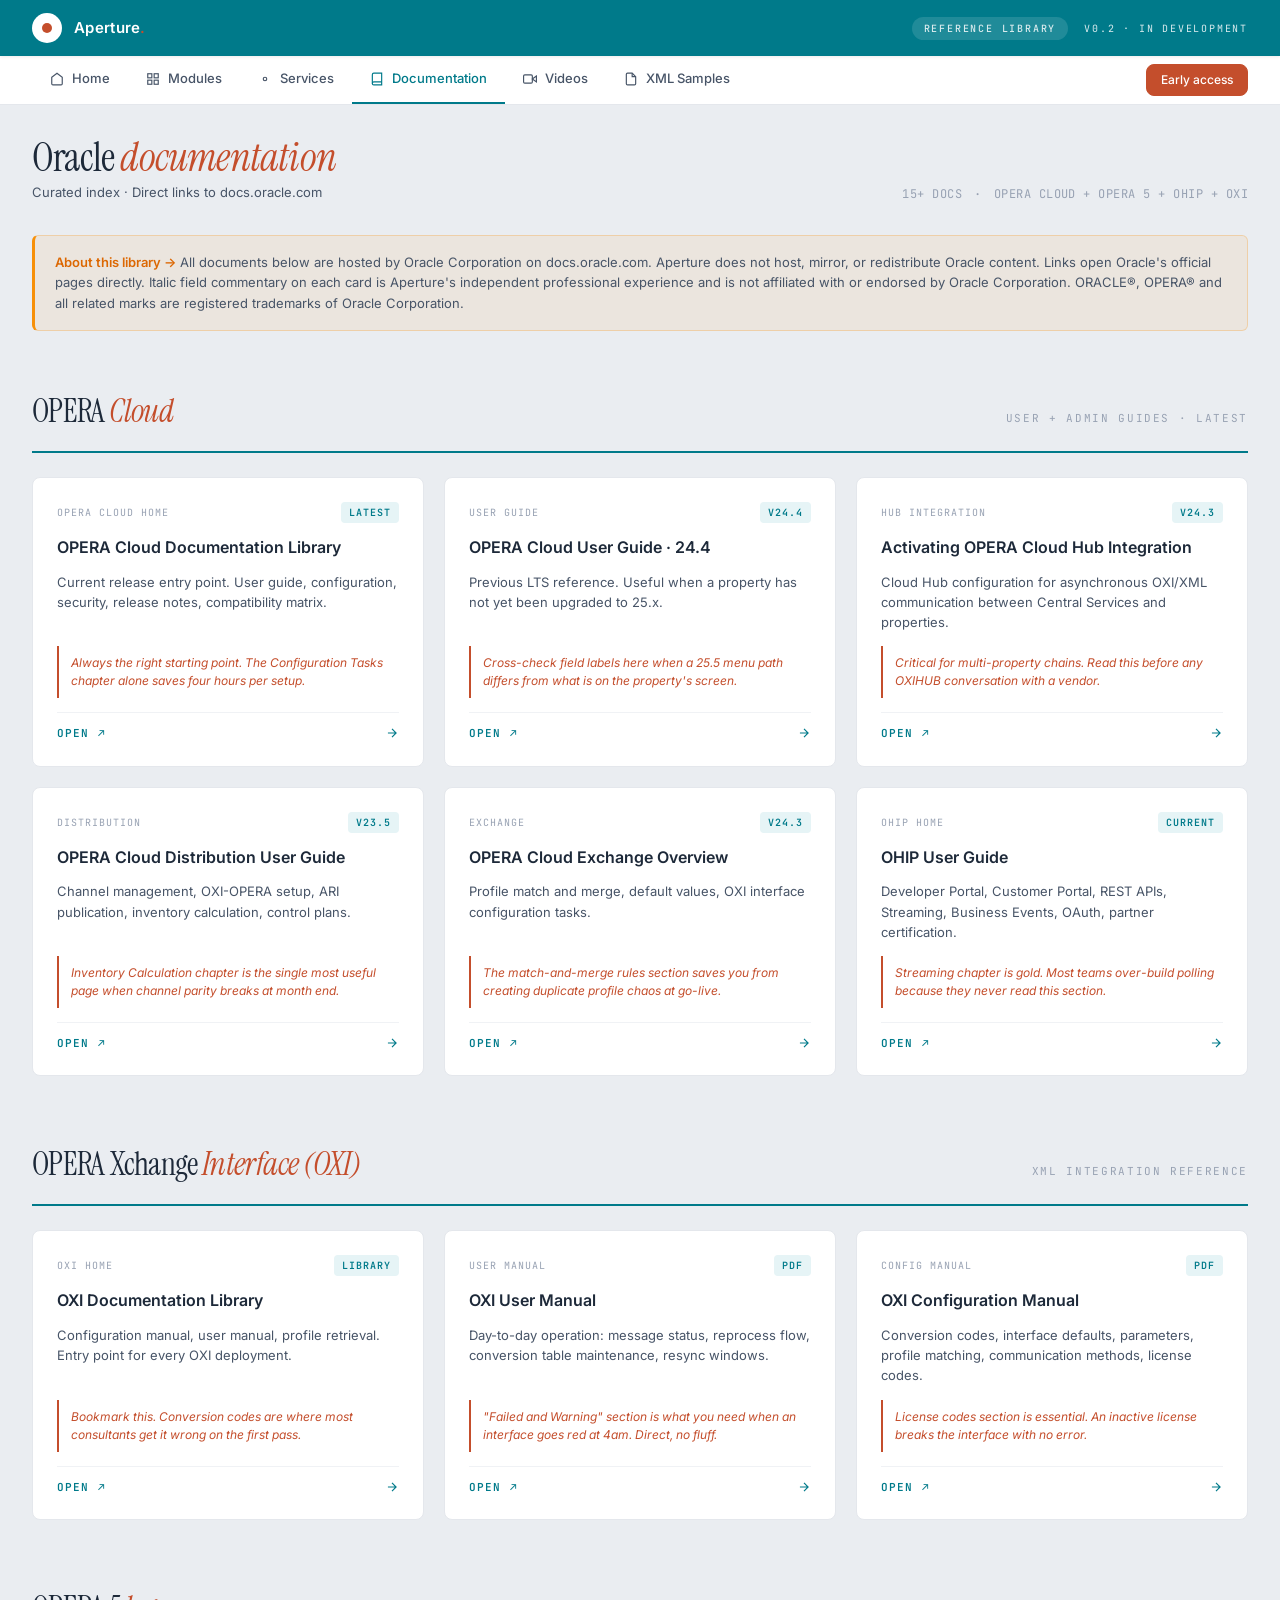
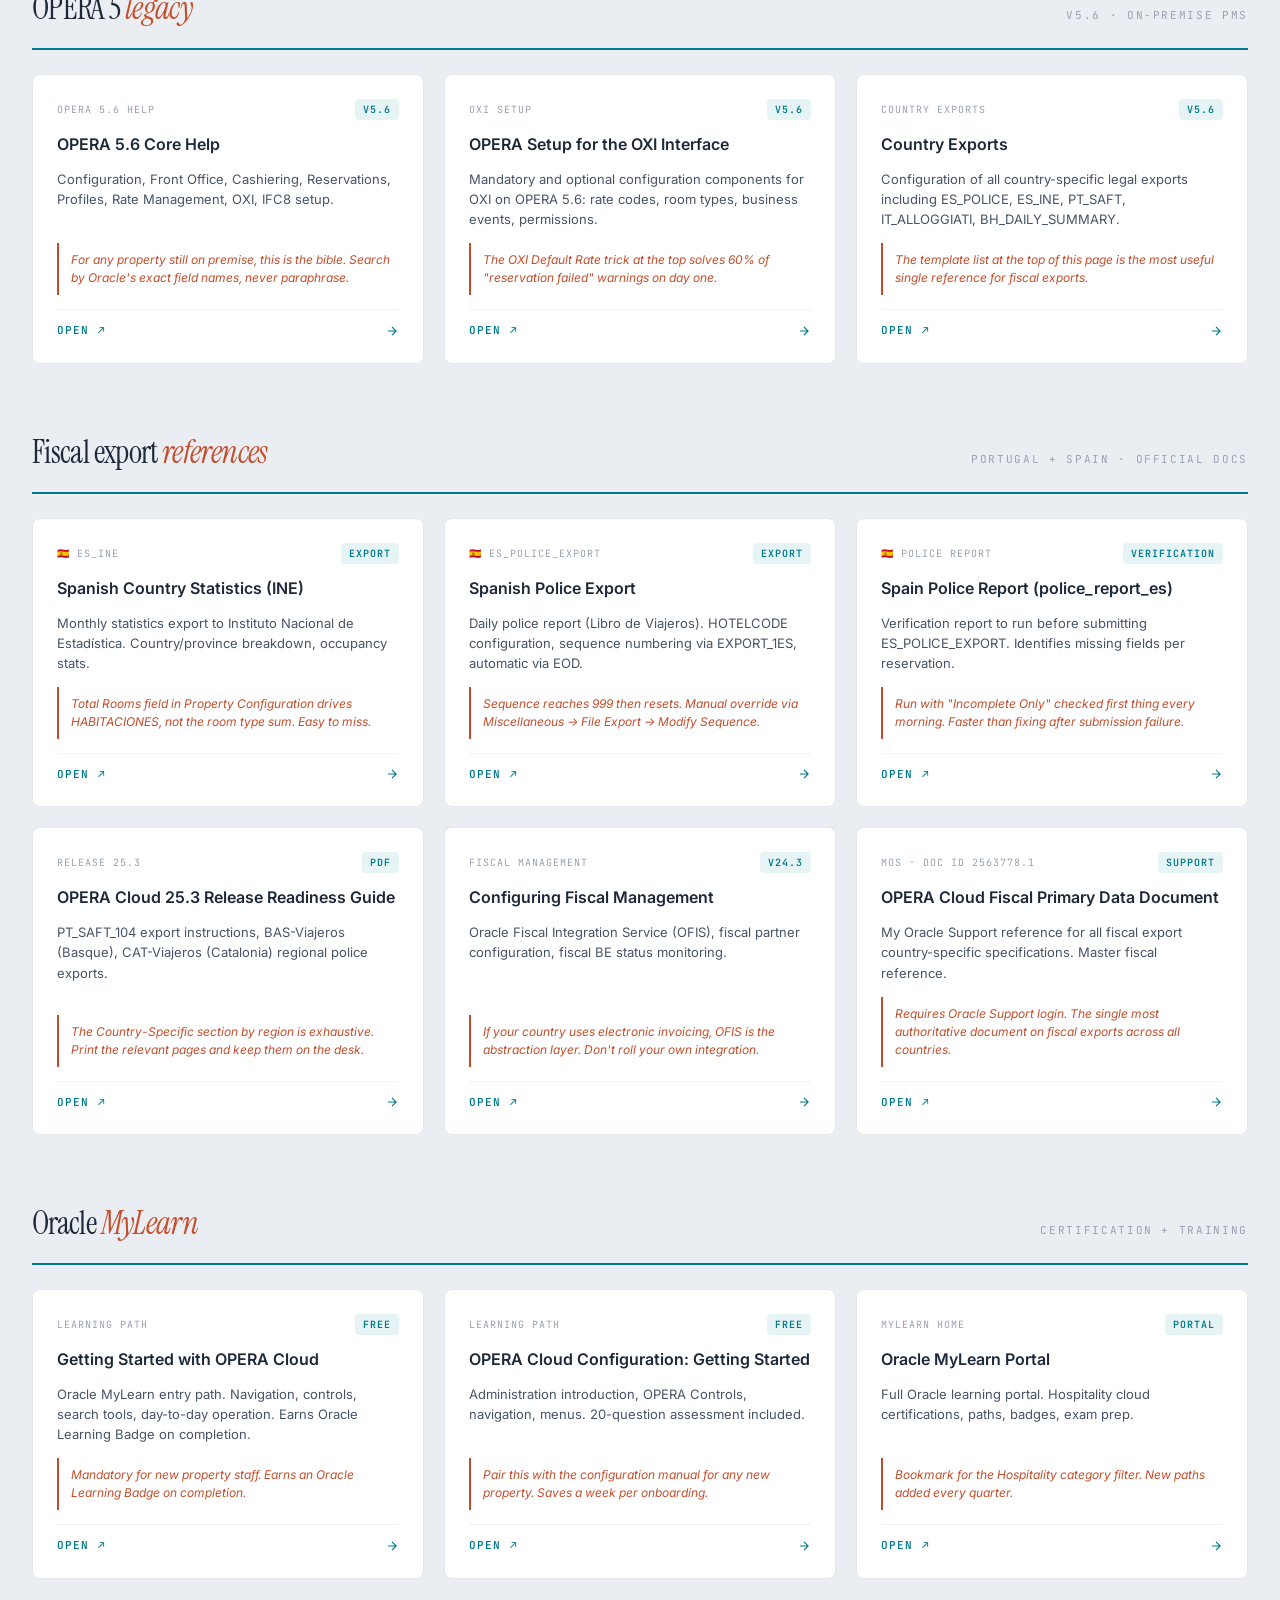
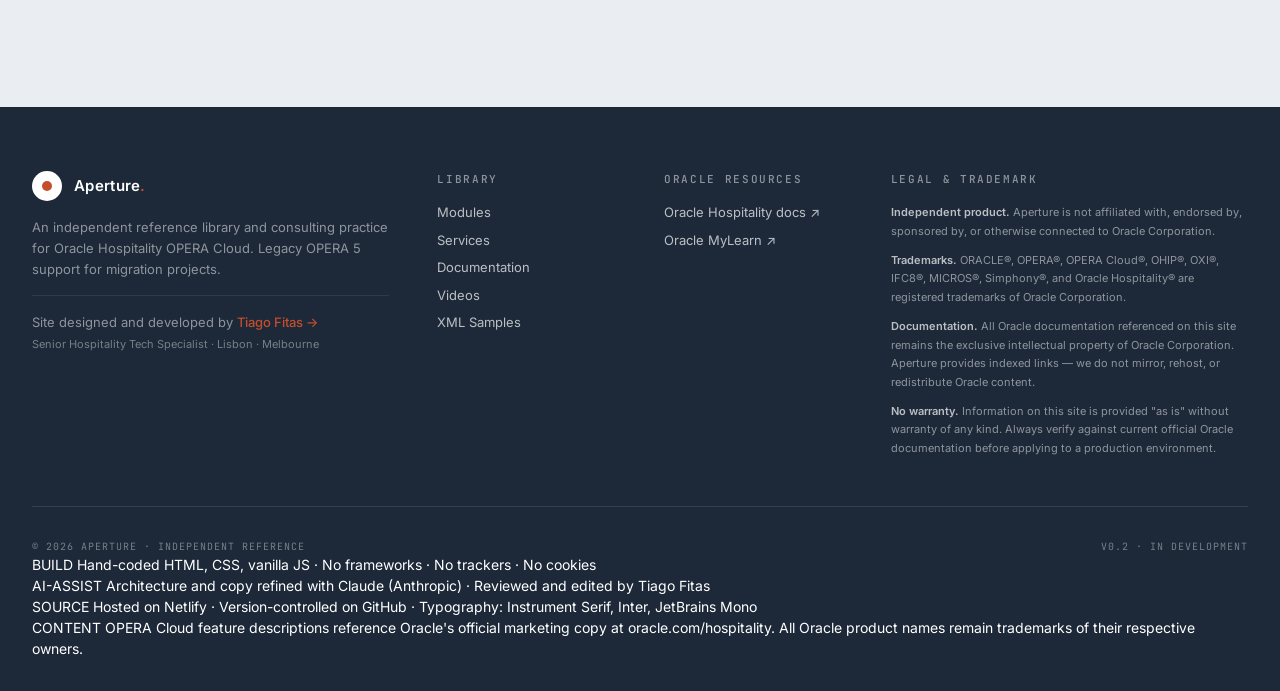
<file: resources.html>
<!DOCTYPE html>
<html lang="en">
<head>
<meta charset="UTF-8">
<meta name="viewport" content="width=device-width, initial-scale=1.0">
<title>Documentation · Aperture</title>
<meta name="description" content="Curated index of Oracle Hospitality OPERA Cloud, OPERA 5, OHIP, OXI documentation. Direct links to docs.oracle.com.">
<link rel="preconnect" href="https://fonts.googleapis.com">
<link href="https://fonts.googleapis.com/css2?family=Instrument+Serif&family=JetBrains+Mono:wght@400;500;600&family=Inter:wght@400;500;600;700&display=swap" rel="stylesheet">
<link rel="stylesheet" href="assets/styles.css">
</head>
<body>

<header class="topbar">
  <div class="topbar-inner">
    <a href="index.html" class="brand"><div class="brand-mark"></div><span class="name">Aperture<span class="dot">.</span></span></a>
    <div class="topbar-meta">
      <span class="pill">REFERENCE LIBRARY</span>
      <span>v0.2 · IN DEVELOPMENT</span>
    </div>
  </div>
</header>

<nav class="menubar">
  <div class="menubar-inner">
    <a href="index.html" class="menu-link"><svg viewBox="0 0 24 24" fill="none" stroke="currentColor" stroke-width="2"><path d="M3 9l9-7 9 7v11a2 2 0 01-2 2H5a2 2 0 01-2-2z"/></svg>Home</a>
    <a href="modules.html" class="menu-link"><svg viewBox="0 0 24 24" fill="none" stroke="currentColor" stroke-width="2"><rect x="3" y="3" width="7" height="7"/><rect x="14" y="3" width="7" height="7"/><rect x="3" y="14" width="7" height="7"/><rect x="14" y="14" width="7" height="7"/></svg>Modules</a>
    <a href="services.html" class="menu-link"><svg viewBox="0 0 24 24" fill="none" stroke="currentColor" stroke-width="2"><circle cx="12" cy="12" r="3"/></svg>Services</a>
    <a href="resources.html" class="menu-link active"><svg viewBox="0 0 24 24" fill="none" stroke="currentColor" stroke-width="2"><path d="M4 19.5A2.5 2.5 0 016.5 17H20"/><path d="M6.5 2H20v20H6.5A2.5 2.5 0 014 19.5v-15A2.5 2.5 0 016.5 2z"/></svg>Documentation</a>
    <a href="videos.html" class="menu-link"><svg viewBox="0 0 24 24" fill="none" stroke="currentColor" stroke-width="2"><polygon points="23 7 16 12 23 17 23 7"/><rect x="1" y="5" width="15" height="14" rx="2"/></svg>Videos</a>
    <a href="xml-library.html" class="menu-link"><svg viewBox="0 0 24 24" fill="none" stroke="currentColor" stroke-width="2"><path d="M14 2H6a2 2 0 00-2 2v16a2 2 0 002 2h12a2 2 0 002-2V8z"/><path d="M14 2v6h6"/></svg>XML Samples</a>
    <div class="menubar-actions">
      <a href="index.html#waitlist" class="btn btn-accent" style="padding: 6px 14px; font-size: 12px;">Early access</a>
    </div>
  </div>
</nav>

<div class="page">

  <div class="page-header">
    <div>
      <h1>Oracle <span class="accent">documentation</span></h1>
      <p class="subtitle">Curated index · Direct links to docs.oracle.com</p>
    </div>
    <div class="page-header-meta">
      <span>15+ DOCS</span>
      <span>·</span>
      <span>OPERA CLOUD + OPERA 5 + OHIP + OXI</span>
    </div>
  </div>

  <div class="disclaimer">
    <strong>About this library →</strong> All documents below are hosted by Oracle Corporation on docs.oracle.com. Aperture does not host, mirror, or redistribute Oracle content. Links open Oracle's official pages directly. Italic field commentary on each card is Aperture's independent professional experience and is not affiliated with or endorsed by Oracle Corporation. ORACLE®, OPERA® and all related marks are registered trademarks of Oracle Corporation.
  </div>

  <!-- OPERA CLOUD -->
  <div class="section-head">
    <h2>OPERA <span class="accent">Cloud</span></h2>
    <span class="count">USER + ADMIN GUIDES · LATEST</span>
  </div>

  <div class="tiles">
    <a href="https://docs.oracle.com/en/industries/hospitality/opera-cloud/25.5/" target="_blank" rel="noopener" class="tile span-4 resource-card">
      <div class="head"><span>OPERA CLOUD HOME</span><span class="badge">LATEST</span></div>
      <h4>OPERA Cloud Documentation Library</h4>
      <p class="desc">Current release entry point. User guide, configuration, security, release notes, compatibility matrix.</p>
      <p class="commentary">Always the right starting point. The Configuration Tasks chapter alone saves four hours per setup.</p>
      <div class="link"><span>OPEN ↗</span><svg width="14" height="14" viewBox="0 0 24 24" fill="none" stroke="currentColor" stroke-width="2"><path d="M5 12h14M12 5l7 7-7 7"/></svg></div>
    </a>

    <a href="https://docs.oracle.com/en/industries/hospitality/opera-cloud/24.4/ocsuh/index.html" target="_blank" rel="noopener" class="tile span-4 resource-card">
      <div class="head"><span>USER GUIDE</span><span class="badge">v24.4</span></div>
      <h4>OPERA Cloud User Guide · 24.4</h4>
      <p class="desc">Previous LTS reference. Useful when a property has not yet been upgraded to 25.x.</p>
      <p class="commentary">Cross-check field labels here when a 25.5 menu path differs from what is on the property's screen.</p>
      <div class="link"><span>OPEN ↗</span><svg width="14" height="14" viewBox="0 0 24 24" fill="none" stroke="currentColor" stroke-width="2"><path d="M5 12h14M12 5l7 7-7 7"/></svg></div>
    </a>

    <a href="https://docs.oracle.com/en/industries/hospitality/opera-cloud/24.3/ocsuh/t_activating_opera_cloud_hub_integration.htm" target="_blank" rel="noopener" class="tile span-4 resource-card">
      <div class="head"><span>HUB INTEGRATION</span><span class="badge">v24.3</span></div>
      <h4>Activating OPERA Cloud Hub Integration</h4>
      <p class="desc">Cloud Hub configuration for asynchronous OXI/XML communication between Central Services and properties.</p>
      <p class="commentary">Critical for multi-property chains. Read this before any OXIHUB conversation with a vendor.</p>
      <div class="link"><span>OPEN ↗</span><svg width="14" height="14" viewBox="0 0 24 24" fill="none" stroke="currentColor" stroke-width="2"><path d="M5 12h14M12 5l7 7-7 7"/></svg></div>
    </a>

    <a href="https://docs.oracle.com/en/industries/hospitality/opera-cloud-distribution/23.5/ohdug/F89057_02.pdf" target="_blank" rel="noopener" class="tile span-4 resource-card">
      <div class="head"><span>DISTRIBUTION</span><span class="badge">v23.5</span></div>
      <h4>OPERA Cloud Distribution User Guide</h4>
      <p class="desc">Channel management, OXI-OPERA setup, ARI publication, inventory calculation, control plans.</p>
      <p class="commentary">Inventory Calculation chapter is the single most useful page when channel parity breaks at month end.</p>
      <div class="link"><span>OPEN ↗</span><svg width="14" height="14" viewBox="0 0 24 24" fill="none" stroke="currentColor" stroke-width="2"><path d="M5 12h14M12 5l7 7-7 7"/></svg></div>
    </a>

    <a href="https://docs.oracle.com/en/industries/hospitality/opera-cloud/24.3/ocsuh/c_overview_exchange.htm" target="_blank" rel="noopener" class="tile span-4 resource-card">
      <div class="head"><span>EXCHANGE</span><span class="badge">v24.3</span></div>
      <h4>OPERA Cloud Exchange Overview</h4>
      <p class="desc">Profile match and merge, default values, OXI interface configuration tasks.</p>
      <p class="commentary">The match-and-merge rules section saves you from creating duplicate profile chaos at go-live.</p>
      <div class="link"><span>OPEN ↗</span><svg width="14" height="14" viewBox="0 0 24 24" fill="none" stroke="currentColor" stroke-width="2"><path d="M5 12h14M12 5l7 7-7 7"/></svg></div>
    </a>

    <a href="https://docs.oracle.com/en/industries/hospitality/integration-platform/ohipu/" target="_blank" rel="noopener" class="tile span-4 resource-card">
      <div class="head"><span>OHIP HOME</span><span class="badge">CURRENT</span></div>
      <h4>OHIP User Guide</h4>
      <p class="desc">Developer Portal, Customer Portal, REST APIs, Streaming, Business Events, OAuth, partner certification.</p>
      <p class="commentary">Streaming chapter is gold. Most teams over-build polling because they never read this section.</p>
      <div class="link"><span>OPEN ↗</span><svg width="14" height="14" viewBox="0 0 24 24" fill="none" stroke="currentColor" stroke-width="2"><path d="M5 12h14M12 5l7 7-7 7"/></svg></div>
    </a>
  </div>

  <!-- OXI -->
  <div class="section-head">
    <h2>OPERA Xchange <span class="accent">Interface (OXI)</span></h2>
    <span class="count">XML INTEGRATION REFERENCE</span>
  </div>

  <div class="tiles">
    <a href="https://docs.oracle.com/cd/E91116_01/index.html" target="_blank" rel="noopener" class="tile span-4 resource-card">
      <div class="head"><span>OXI HOME</span><span class="badge">LIBRARY</span></div>
      <h4>OXI Documentation Library</h4>
      <p class="desc">Configuration manual, user manual, profile retrieval. Entry point for every OXI deployment.</p>
      <p class="commentary">Bookmark this. Conversion codes are where most consultants get it wrong on the first pass.</p>
      <div class="link"><span>OPEN ↗</span><svg width="14" height="14" viewBox="0 0 24 24" fill="none" stroke="currentColor" stroke-width="2"><path d="M5 12h14M12 5l7 7-7 7"/></svg></div>
    </a>

    <a href="https://docs.oracle.com/cd/E91116_01/docs/User%20Manual.pdf" target="_blank" rel="noopener" class="tile span-4 resource-card">
      <div class="head"><span>USER MANUAL</span><span class="badge">PDF</span></div>
      <h4>OXI User Manual</h4>
      <p class="desc">Day-to-day operation: message status, reprocess flow, conversion table maintenance, resync windows.</p>
      <p class="commentary">"Failed and Warning" section is what you need when an interface goes red at 4am. Direct, no fluff.</p>
      <div class="link"><span>OPEN ↗</span><svg width="14" height="14" viewBox="0 0 24 24" fill="none" stroke="currentColor" stroke-width="2"><path d="M5 12h14M12 5l7 7-7 7"/></svg></div>
    </a>

    <a href="https://docs.oracle.com/cd/E91116_01/docs/Configuration%20Manual.pdf" target="_blank" rel="noopener" class="tile span-4 resource-card">
      <div class="head"><span>CONFIG MANUAL</span><span class="badge">PDF</span></div>
      <h4>OXI Configuration Manual</h4>
      <p class="desc">Conversion codes, interface defaults, parameters, profile matching, communication methods, license codes.</p>
      <p class="commentary">License codes section is essential. An inactive license breaks the interface with no error.</p>
      <div class="link"><span>OPEN ↗</span><svg width="14" height="14" viewBox="0 0 24 24" fill="none" stroke="currentColor" stroke-width="2"><path d="M5 12h14M12 5l7 7-7 7"/></svg></div>
    </a>
  </div>

  <!-- OPERA 5 -->
  <div class="section-head">
    <h2>OPERA 5 <span class="accent">legacy</span></h2>
    <span class="count">v5.6 · ON-PREMISE PMS</span>
  </div>

  <div class="tiles">
    <a href="https://docs.oracle.com/cd/E98457_01/opera_5_6_core_help/" target="_blank" rel="noopener" class="tile span-4 resource-card">
      <div class="head"><span>OPERA 5.6 HELP</span><span class="badge">v5.6</span></div>
      <h4>OPERA 5.6 Core Help</h4>
      <p class="desc">Configuration, Front Office, Cashiering, Reservations, Profiles, Rate Management, OXI, IFC8 setup.</p>
      <p class="commentary">For any property still on premise, this is the bible. Search by Oracle's exact field names, never paraphrase.</p>
      <div class="link"><span>OPEN ↗</span><svg width="14" height="14" viewBox="0 0 24 24" fill="none" stroke="currentColor" stroke-width="2"><path d="M5 12h14M12 5l7 7-7 7"/></svg></div>
    </a>

    <a href="https://docs.oracle.com/cd/E98457_01/opera_5_6_core_help/opera_setup_for_the_oxi_interface.htm" target="_blank" rel="noopener" class="tile span-4 resource-card">
      <div class="head"><span>OXI SETUP</span><span class="badge">v5.6</span></div>
      <h4>OPERA Setup for the OXI Interface</h4>
      <p class="desc">Mandatory and optional configuration components for OXI on OPERA 5.6: rate codes, room types, business events, permissions.</p>
      <p class="commentary">The OXI Default Rate trick at the top solves 60% of "reservation failed" warnings on day one.</p>
      <div class="link"><span>OPEN ↗</span><svg width="14" height="14" viewBox="0 0 24 24" fill="none" stroke="currentColor" stroke-width="2"><path d="M5 12h14M12 5l7 7-7 7"/></svg></div>
    </a>

    <a href="https://docs.oracle.com/cd/E98457_01/opera_5_6_core_help/country_exports.htm" target="_blank" rel="noopener" class="tile span-4 resource-card">
      <div class="head"><span>COUNTRY EXPORTS</span><span class="badge">v5.6</span></div>
      <h4>Country Exports</h4>
      <p class="desc">Configuration of all country-specific legal exports including ES_POLICE, ES_INE, PT_SAFT, IT_ALLOGGIATI, BH_DAILY_SUMMARY.</p>
      <p class="commentary">The template list at the top of this page is the most useful single reference for fiscal exports.</p>
      <div class="link"><span>OPEN ↗</span><svg width="14" height="14" viewBox="0 0 24 24" fill="none" stroke="currentColor" stroke-width="2"><path d="M5 12h14M12 5l7 7-7 7"/></svg></div>
    </a>
  </div>

  <!-- FISCAL EXPORTS DETAIL -->
  <div class="section-head">
    <h2>Fiscal export <span class="accent">references</span></h2>
    <span class="count">PORTUGAL + SPAIN · OFFICIAL DOCS</span>
  </div>

  <div class="tiles">
    <a href="https://docs.oracle.com/cd/E98457_01/opera_5_6_core_help/spanish_country_statistics_(ine)_export_data_definition.htm" target="_blank" rel="noopener" class="tile span-4 resource-card">
      <div class="head"><span>🇪🇸 ES_INE</span><span class="badge">EXPORT</span></div>
      <h4>Spanish Country Statistics (INE)</h4>
      <p class="desc">Monthly statistics export to Instituto Nacional de Estadística. Country/province breakdown, occupancy stats.</p>
      <p class="commentary">Total Rooms field in Property Configuration drives HABITACIONES, not the room type sum. Easy to miss.</p>
      <div class="link"><span>OPEN ↗</span><svg width="14" height="14" viewBox="0 0 24 24" fill="none" stroke="currentColor" stroke-width="2"><path d="M5 12h14M12 5l7 7-7 7"/></svg></div>
    </a>

    <a href="https://docs.oracle.com/cd/E98457_01/opera_5_6_core_help/es_police_export_25285.htm" target="_blank" rel="noopener" class="tile span-4 resource-card">
      <div class="head"><span>🇪🇸 ES_POLICE_EXPORT</span><span class="badge">EXPORT</span></div>
      <h4>Spanish Police Export</h4>
      <p class="desc">Daily police report (Libro de Viajeros). HOTELCODE configuration, sequence numbering via EXPORT_1ES, automatic via EOD.</p>
      <p class="commentary">Sequence reaches 999 then resets. Manual override via Miscellaneous → File Export → Modify Sequence.</p>
      <div class="link"><span>OPEN ↗</span><svg width="14" height="14" viewBox="0 0 24 24" fill="none" stroke="currentColor" stroke-width="2"><path d="M5 12h14M12 5l7 7-7 7"/></svg></div>
    </a>

    <a href="https://docs.oracle.com/cd/E98457_01/opera_5_6_core_help/police_report_es_help.htm" target="_blank" rel="noopener" class="tile span-4 resource-card">
      <div class="head"><span>🇪🇸 POLICE REPORT</span><span class="badge">VERIFICATION</span></div>
      <h4>Spain Police Report (police_report_es)</h4>
      <p class="desc">Verification report to run before submitting ES_POLICE_EXPORT. Identifies missing fields per reservation.</p>
      <p class="commentary">Run with "Incomplete Only" checked first thing every morning. Faster than fixing after submission failure.</p>
      <div class="link"><span>OPEN ↗</span><svg width="14" height="14" viewBox="0 0 24 24" fill="none" stroke="currentColor" stroke-width="2"><path d="M5 12h14M12 5l7 7-7 7"/></svg></div>
    </a>

    <a href="https://docs.oracle.com/en/industries/hospitality/opera-cloud/25.3/oprnc/G33493_01.pdf" target="_blank" rel="noopener" class="tile span-4 resource-card">
      <div class="head"><span>RELEASE 25.3</span><span class="badge">PDF</span></div>
      <h4>OPERA Cloud 25.3 Release Readiness Guide</h4>
      <p class="desc">PT_SAFT_104 export instructions, BAS-Viajeros (Basque), CAT-Viajeros (Catalonia) regional police exports.</p>
      <p class="commentary">The Country-Specific section by region is exhaustive. Print the relevant pages and keep them on the desk.</p>
      <div class="link"><span>OPEN ↗</span><svg width="14" height="14" viewBox="0 0 24 24" fill="none" stroke="currentColor" stroke-width="2"><path d="M5 12h14M12 5l7 7-7 7"/></svg></div>
    </a>

    <a href="https://docs.oracle.com/en/industries/hospitality/opera-cloud/24.3/ocsuh/c_admin_financial_fiscal_management_title.htm" target="_blank" rel="noopener" class="tile span-4 resource-card">
      <div class="head"><span>FISCAL MANAGEMENT</span><span class="badge">v24.3</span></div>
      <h4>Configuring Fiscal Management</h4>
      <p class="desc">Oracle Fiscal Integration Service (OFIS), fiscal partner configuration, fiscal BE status monitoring.</p>
      <p class="commentary">If your country uses electronic invoicing, OFIS is the abstraction layer. Don't roll your own integration.</p>
      <div class="link"><span>OPEN ↗</span><svg width="14" height="14" viewBox="0 0 24 24" fill="none" stroke="currentColor" stroke-width="2"><path d="M5 12h14M12 5l7 7-7 7"/></svg></div>
    </a>

    <a href="https://support.oracle.com/" target="_blank" rel="noopener" class="tile span-4 resource-card">
      <div class="head"><span>MOS · DOC ID 2563778.1</span><span class="badge">SUPPORT</span></div>
      <h4>OPERA Cloud Fiscal Primary Data Document</h4>
      <p class="desc">My Oracle Support reference for all fiscal export country-specific specifications. Master fiscal reference.</p>
      <p class="commentary">Requires Oracle Support login. The single most authoritative document on fiscal exports across all countries.</p>
      <div class="link"><span>OPEN ↗</span><svg width="14" height="14" viewBox="0 0 24 24" fill="none" stroke="currentColor" stroke-width="2"><path d="M5 12h14M12 5l7 7-7 7"/></svg></div>
    </a>
  </div>

  <!-- LEARNING -->
  <div class="section-head">
    <h2>Oracle <span class="accent">MyLearn</span></h2>
    <span class="count">CERTIFICATION + TRAINING</span>
  </div>

  <div class="tiles">
    <a href="https://learn.oracle.com/ols/learning-path/getting-started-with-opera-cloud/82701/83117" target="_blank" rel="noopener" class="tile span-4 resource-card">
      <div class="head"><span>LEARNING PATH</span><span class="badge">FREE</span></div>
      <h4>Getting Started with OPERA Cloud</h4>
      <p class="desc">Oracle MyLearn entry path. Navigation, controls, search tools, day-to-day operation. Earns Oracle Learning Badge on completion.</p>
      <p class="commentary">Mandatory for new property staff. Earns an Oracle Learning Badge on completion.</p>
      <div class="link"><span>OPEN ↗</span><svg width="14" height="14" viewBox="0 0 24 24" fill="none" stroke="currentColor" stroke-width="2"><path d="M5 12h14M12 5l7 7-7 7"/></svg></div>
    </a>

    <a href="https://learn.oracle.com/ols/learning-path/opera-cloud-configuration-getting-started/82701/97642" target="_blank" rel="noopener" class="tile span-4 resource-card">
      <div class="head"><span>LEARNING PATH</span><span class="badge">FREE</span></div>
      <h4>OPERA Cloud Configuration: Getting Started</h4>
      <p class="desc">Administration introduction, OPERA Controls, navigation, menus. 20-question assessment included.</p>
      <p class="commentary">Pair this with the configuration manual for any new property. Saves a week per onboarding.</p>
      <div class="link"><span>OPEN ↗</span><svg width="14" height="14" viewBox="0 0 24 24" fill="none" stroke="currentColor" stroke-width="2"><path d="M5 12h14M12 5l7 7-7 7"/></svg></div>
    </a>

    <a href="https://learn.oracle.com" target="_blank" rel="noopener" class="tile span-4 resource-card">
      <div class="head"><span>MYLEARN HOME</span><span class="badge">PORTAL</span></div>
      <h4>Oracle MyLearn Portal</h4>
      <p class="desc">Full Oracle learning portal. Hospitality cloud certifications, paths, badges, exam prep.</p>
      <p class="commentary">Bookmark for the Hospitality category filter. New paths added every quarter.</p>
      <div class="link"><span>OPEN ↗</span><svg width="14" height="14" viewBox="0 0 24 24" fill="none" stroke="currentColor" stroke-width="2"><path d="M5 12h14M12 5l7 7-7 7"/></svg></div>
    </a>
  </div>

</div>

<footer class="footer">
  <div class="footer-inner">
    <div class="footer-grid">
      <div class="footer-brand">
        <a href="index.html" class="brand"><div class="brand-mark"></div><span class="name">Aperture<span class="dot">.</span></span></a>
        <p class="blurb">An independent reference library and consulting practice for Oracle Hospitality OPERA Cloud. Legacy OPERA 5 support for migration projects.</p>
        <p class="blurb" style="margin-top: 16px; padding-top: 16px; border-top: 1px solid rgba(255,255,255,0.08);">Site designed and developed by <a href="https://www.linkedin.com/in/tiagofitas76/" target="_blank" rel="noopener" style="color: var(--accent); text-decoration: none; font-weight: 500;">Tiago Fitas →</a><br><span style="font-size: 11px; color: rgba(255,255,255,0.4);">Senior Hospitality Tech Specialist · Lisbon &middot; Melbourne</span></p>
      </div>
      <div>
        <h4>Library</h4>
        <ul>
          <li><a href="modules.html">Modules</a></li>
          <li><a href="services.html">Services</a></li>
          <li><a href="resources.html">Documentation</a></li>
          <li><a href="videos.html">Videos</a></li>
          <li><a href="xml-library.html">XML Samples</a></li>
        </ul>
      </div>
      <div>
        <h4>Oracle Resources</h4>
        <ul>
          <li><a href="https://docs.oracle.com/en/industries/hospitality/" target="_blank" rel="noopener">Oracle Hospitality docs ↗</a></li>
          <li><a href="https://learn.oracle.com" target="_blank" rel="noopener">Oracle MyLearn ↗</a></li>
        </ul>
      </div>
      <div>
        <h4>Legal & Trademark</h4>
        <div class="footer-legal">
          <p><strong>Independent product.</strong> Aperture is not affiliated with, endorsed by, sponsored by, or otherwise connected to Oracle Corporation.</p>
          <p><strong>Trademarks.</strong> ORACLE®, OPERA®, OPERA Cloud®, OHIP®, OXI®, IFC8®, MICROS®, Simphony®, and Oracle Hospitality® are registered trademarks of Oracle Corporation.</p>
          <p><strong>Documentation.</strong> All Oracle documentation referenced on this site remains the exclusive intellectual property of Oracle Corporation. Aperture provides indexed links — we do not mirror, rehost, or redistribute Oracle content.</p>
          <p><strong>No warranty.</strong> Information on this site is provided "as is" without warranty of any kind. Always verify against current official Oracle documentation before applying to a production environment.</p>
        </div>
      </div>
    </div>
    <div class="footer-bottom">
      <div>© 2026 APERTURE · INDEPENDENT REFERENCE</div>
      <div>v0.2 · IN DEVELOPMENT</div>
    </div>
    <div class="footer-credits">
      <div class="credits-line">
        <span class="credits-label">BUILD</span>
        <span>Hand-coded HTML, CSS, vanilla JS &middot; No frameworks &middot; No trackers &middot; No cookies</span>
      </div>
      <div class="credits-line">
        <span class="credits-label">AI-ASSIST</span>
        <span>Architecture and copy refined with <a href="https://www.anthropic.com/claude" target="_blank" rel="noopener">Claude (Anthropic)</a> &middot; Reviewed and edited by Tiago Fitas</span>
      </div>
      <div class="credits-line">
        <span class="credits-label">SOURCE</span>
        <span>Hosted on <a href="https://www.netlify.com" target="_blank" rel="noopener">Netlify</a> &middot; Version-controlled on <a href="https://github.com/austugal" target="_blank" rel="noopener">GitHub</a> &middot; Typography: Instrument Serif, Inter, JetBrains Mono</span>
      </div>
      <div class="credits-line">
        <span class="credits-label">CONTENT</span>
        <span>OPERA Cloud feature descriptions reference Oracle's official marketing copy at oracle.com/hospitality. All Oracle product names remain trademarks of their respective owners.</span>
      </div>
    </div>

  </div>
</footer>

</body>
</html>
</file>
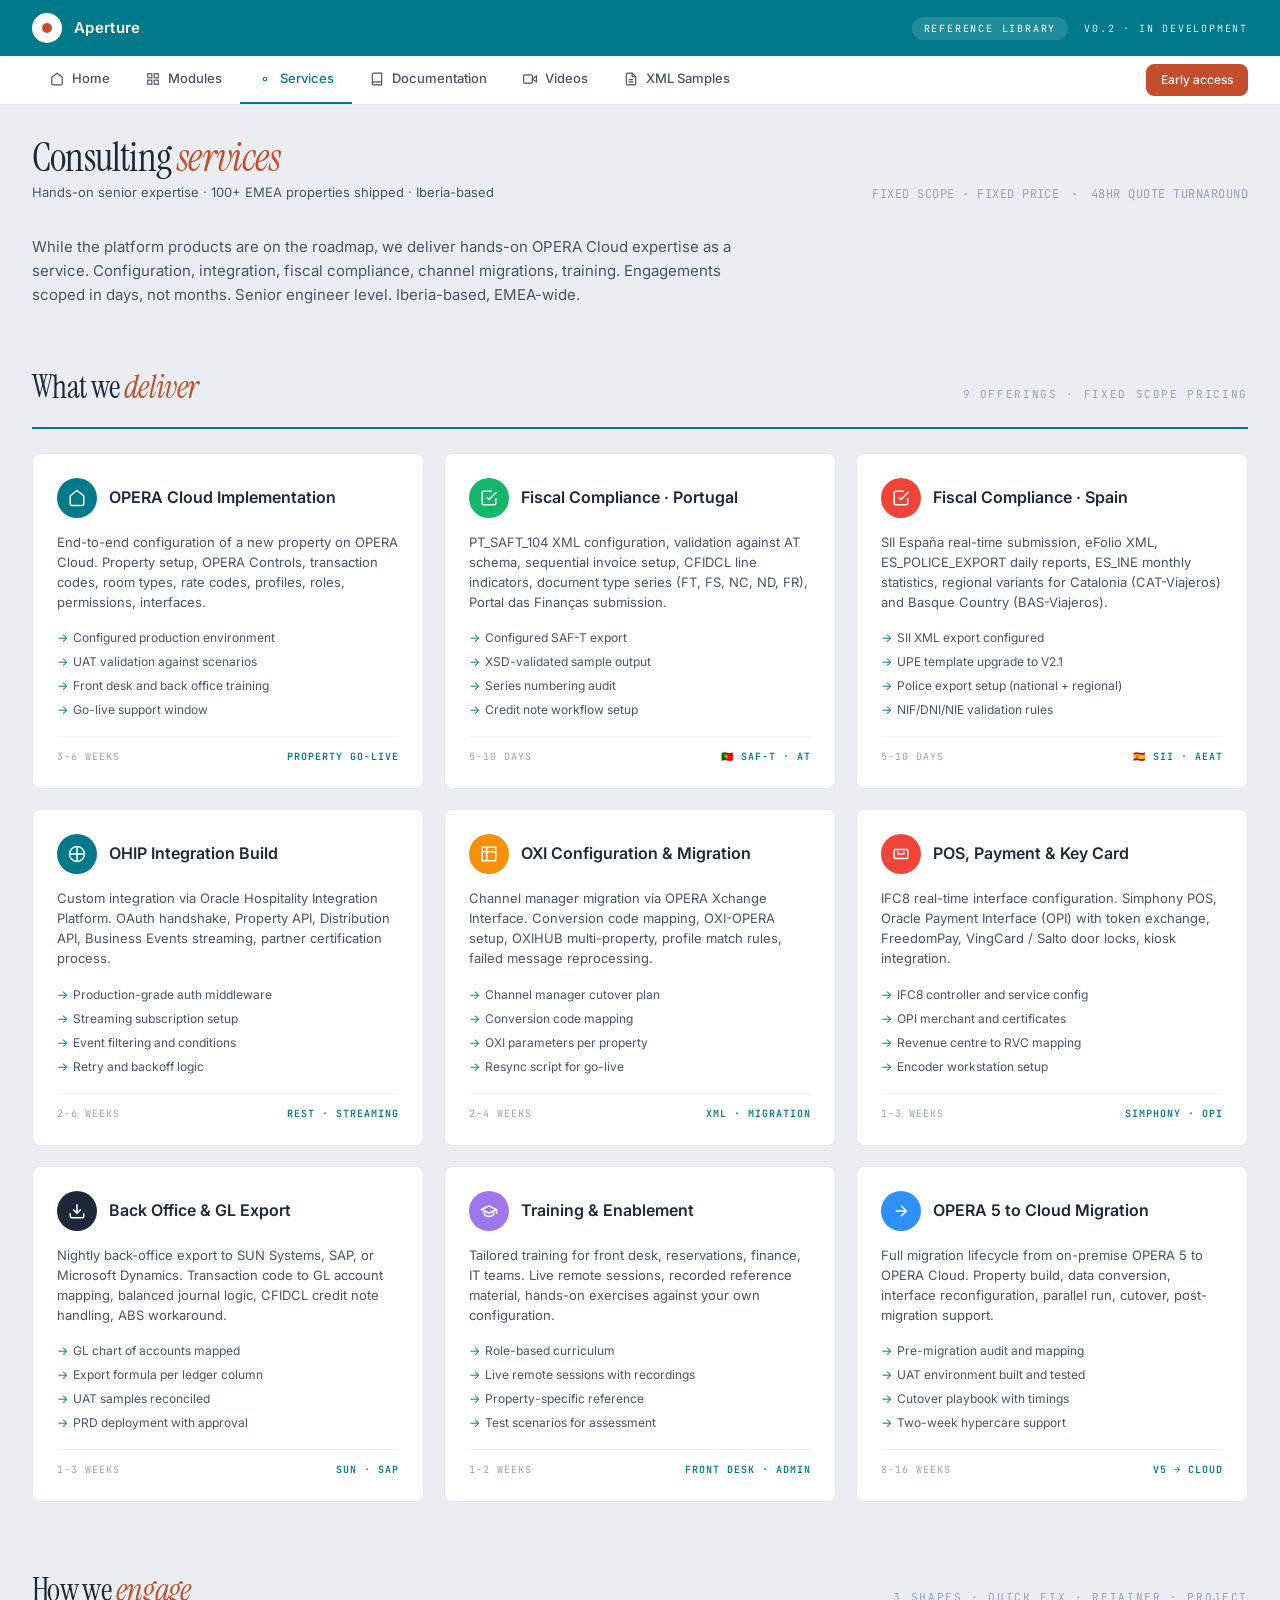
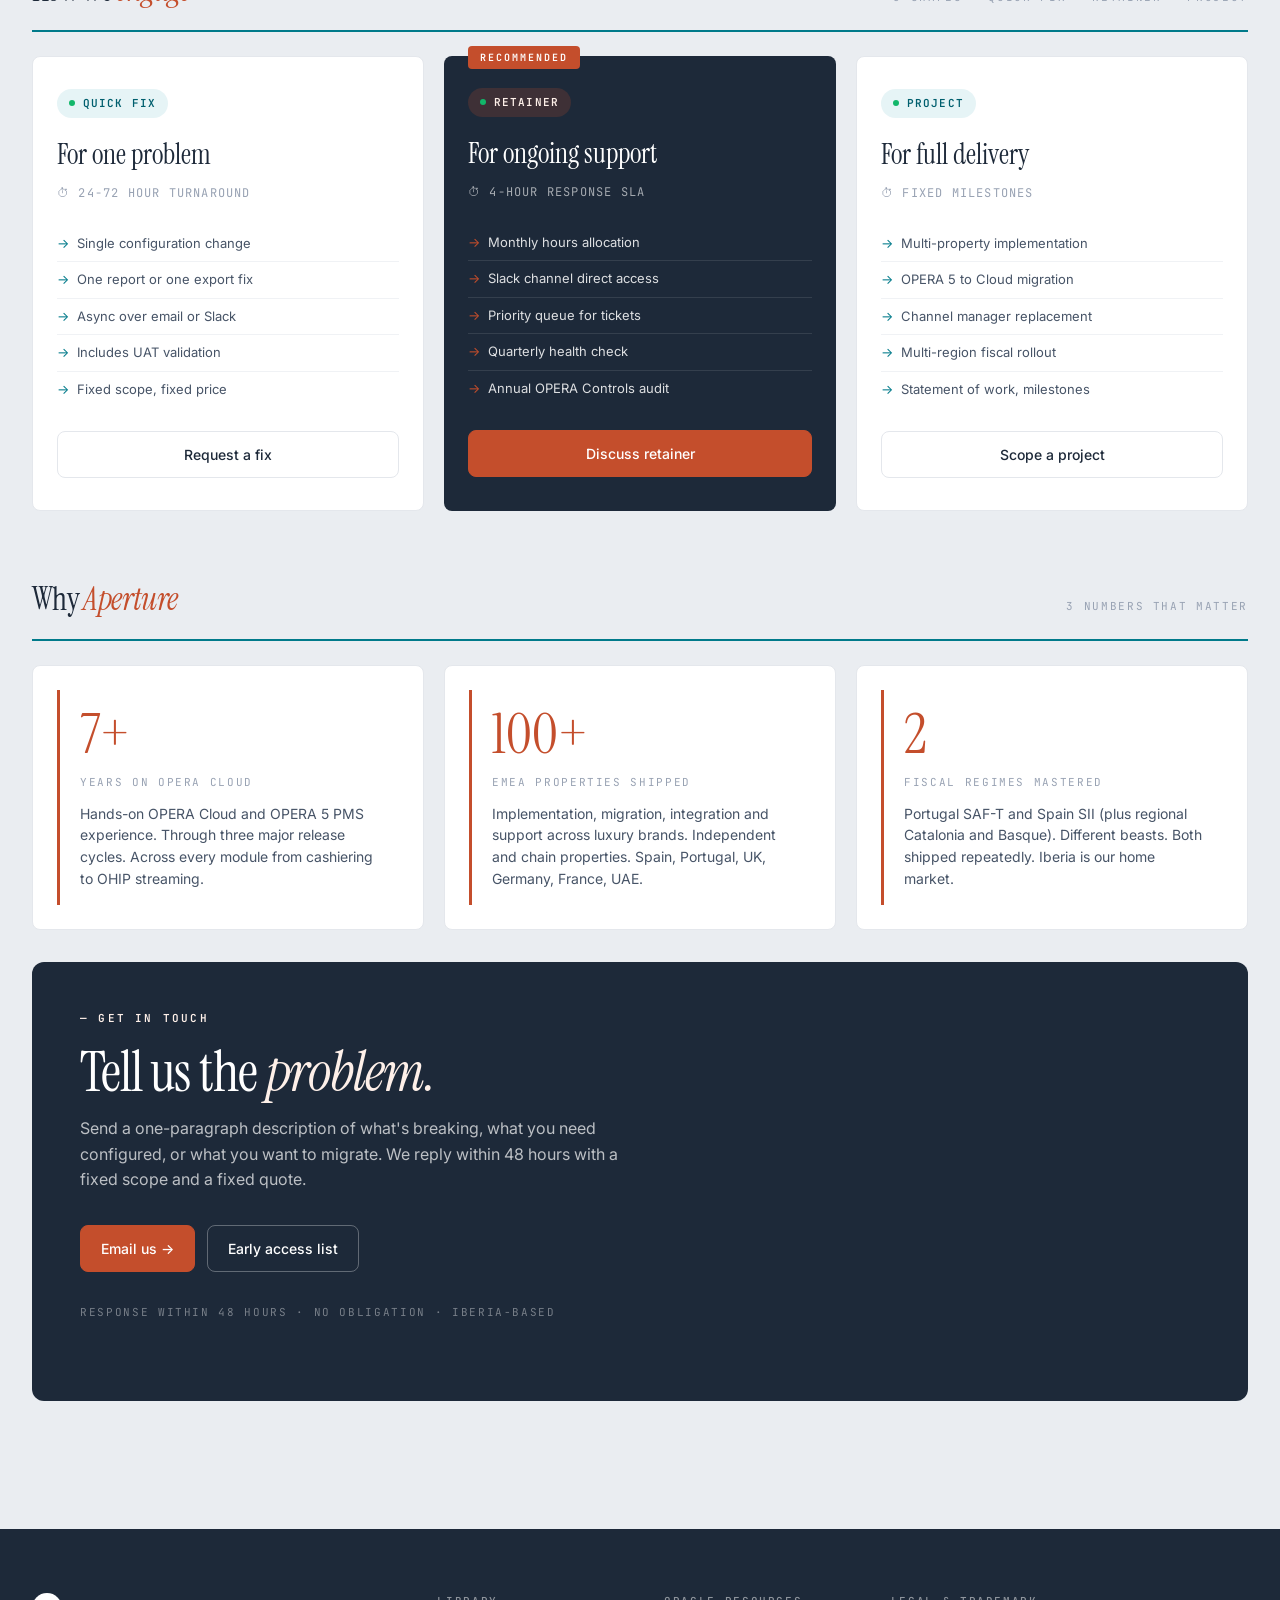
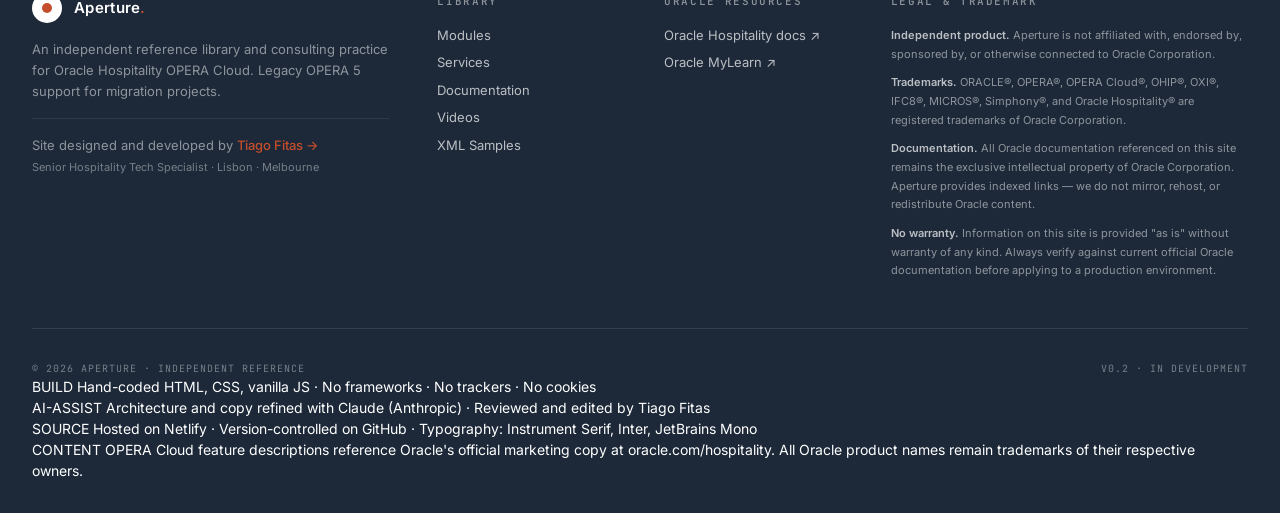
<file: services.html>
<!DOCTYPE html>
<html lang="en">
<head>
<meta charset="UTF-8">
<meta name="viewport" content="width=device-width, initial-scale=1.0">
<title>Services · Aperture</title>
<meta name="description" content="OPERA Cloud consulting services. Implementation, fiscal compliance for Portugal SAF-T and Spain SII, OHIP and OXI integration, channel migration, training, OPERA 5 to Cloud migration.">
<link rel="preconnect" href="https://fonts.googleapis.com">
<link href="https://fonts.googleapis.com/css2?family=Instrument+Serif&family=JetBrains+Mono:wght@400;500;600&family=Inter:wght@400;500;600;700&display=swap" rel="stylesheet">
<link rel="stylesheet" href="assets/styles.css">
</head>
<body>

<header class="topbar">
  <div class="topbar-inner">
    <a href="index.html" class="brand"><div class="brand-mark"></div><span class="name">Aperture<span class="dot">.</span></span></a>
    <div class="topbar-meta">
      <span class="pill">REFERENCE LIBRARY</span>
      <span>v0.2 · IN DEVELOPMENT</span>
    </div>
  </div>
</header>

<nav class="menubar">
  <div class="menubar-inner">
    <a href="index.html" class="menu-link"><svg viewBox="0 0 24 24" fill="none" stroke="currentColor" stroke-width="2"><path d="M3 9l9-7 9 7v11a2 2 0 01-2 2H5a2 2 0 01-2-2z"/></svg>Home</a>
    <a href="modules.html" class="menu-link"><svg viewBox="0 0 24 24" fill="none" stroke="currentColor" stroke-width="2"><rect x="3" y="3" width="7" height="7"/><rect x="14" y="3" width="7" height="7"/><rect x="3" y="14" width="7" height="7"/><rect x="14" y="14" width="7" height="7"/></svg>Modules</a>
    <a href="services.html" class="menu-link active"><svg viewBox="0 0 24 24" fill="none" stroke="currentColor" stroke-width="2"><circle cx="12" cy="12" r="3"/></svg>Services</a>
    <a href="resources.html" class="menu-link"><svg viewBox="0 0 24 24" fill="none" stroke="currentColor" stroke-width="2"><path d="M4 19.5A2.5 2.5 0 016.5 17H20"/><path d="M6.5 2H20v20H6.5A2.5 2.5 0 014 19.5v-15A2.5 2.5 0 016.5 2z"/></svg>Documentation</a>
    <a href="videos.html" class="menu-link"><svg viewBox="0 0 24 24" fill="none" stroke="currentColor" stroke-width="2"><polygon points="23 7 16 12 23 17 23 7"/><rect x="1" y="5" width="15" height="14" rx="2"/></svg>Videos</a>
    <a href="xml-library.html" class="menu-link"><svg viewBox="0 0 24 24" fill="none" stroke="currentColor" stroke-width="2"><path d="M14 2H6a2 2 0 00-2 2v16a2 2 0 002 2h12a2 2 0 002-2V8z"/><path d="M14 2v6h6 M16 13H8 M16 17H8"/></svg>XML Samples</a>
    <div class="menubar-actions">
      <a href="index.html#waitlist" class="btn btn-accent" style="padding: 6px 14px; font-size: 12px;">Early access</a>
    </div>
  </div>
</nav>

<div class="page">

  <div class="page-header">
    <div>
      <h1>Consulting <span class="accent">services</span></h1>
      <p class="subtitle">Hands-on senior expertise · 100+ EMEA properties shipped · Iberia-based</p>
    </div>
    <div class="page-header-meta">
      <span>FIXED SCOPE · FIXED PRICE</span>
      <span>·</span>
      <span>48HR QUOTE TURNAROUND</span>
    </div>
  </div>

  <p class="section-intro">While the platform products are on the roadmap, we deliver hands-on OPERA Cloud expertise as a service. Configuration, integration, fiscal compliance, channel migrations, training. Engagements scoped in days, not months. Senior engineer level. Iberia-based, EMEA-wide.</p>

  <!-- SERVICE OFFERINGS -->
  <div class="section-head">
    <h2>What we <span class="accent">deliver</span></h2>
    <span class="count">9 OFFERINGS · FIXED SCOPE PRICING</span>
  </div>

  <div class="tiles">
    <!-- 1. Implementation -->
    <div class="tile span-4 module-tile">
      <div class="head">
        <div class="icon teal"><svg viewBox="0 0 24 24"><path d="M3 9l9-7 9 7v11a2 2 0 01-2 2H5a2 2 0 01-2-2z"/></svg></div>
        <h3>OPERA Cloud Implementation</h3>
      </div>
      <p class="desc">End-to-end configuration of a new property on OPERA Cloud. Property setup, OPERA Controls, transaction codes, room types, rate codes, profiles, roles, permissions, interfaces.</p>
      <ul>
        <li>Configured production environment</li>
        <li>UAT validation against scenarios</li>
        <li>Front desk and back office training</li>
        <li>Go-live support window</li>
      </ul>
      <div class="foot"><span>3-6 WEEKS</span><span class="badge">PROPERTY GO-LIVE</span></div>
    </div>

    <!-- 2. Fiscal Portugal -->
    <div class="tile span-4 module-tile">
      <div class="head">
        <div class="icon green"><svg viewBox="0 0 24 24"><path d="M9 11l3 3L22 4M21 12v7a2 2 0 01-2 2H5a2 2 0 01-2-2V5a2 2 0 012-2h11"/></svg></div>
        <h3>Fiscal Compliance · Portugal</h3>
      </div>
      <p class="desc">PT_SAFT_104 XML configuration, validation against AT schema, sequential invoice setup, CFIDCL line indicators, document type series (FT, FS, NC, ND, FR), Portal das Finanças submission.</p>
      <ul>
        <li>Configured SAF-T export</li>
        <li>XSD-validated sample output</li>
        <li>Series numbering audit</li>
        <li>Credit note workflow setup</li>
      </ul>
      <div class="foot"><span>5-10 DAYS</span><span class="badge">🇵🇹 SAF-T · AT</span></div>
    </div>

    <!-- 3. Fiscal Spain -->
    <div class="tile span-4 module-tile">
      <div class="head">
        <div class="icon red"><svg viewBox="0 0 24 24"><path d="M9 11l3 3L22 4M21 12v7a2 2 0 01-2 2H5a2 2 0 01-2-2V5a2 2 0 012-2h11"/></svg></div>
        <h3>Fiscal Compliance · Spain</h3>
      </div>
      <p class="desc">SII España real-time submission, eFolio XML, ES_POLICE_EXPORT daily reports, ES_INE monthly statistics, regional variants for Catalonia (CAT-Viajeros) and Basque Country (BAS-Viajeros).</p>
      <ul>
        <li>SII XML export configured</li>
        <li>UPE template upgrade to V2.1</li>
        <li>Police export setup (national + regional)</li>
        <li>NIF/DNI/NIE validation rules</li>
      </ul>
      <div class="foot"><span>5-10 DAYS</span><span class="badge">🇪🇸 SII · AEAT</span></div>
    </div>

    <!-- 4. OHIP -->
    <div class="tile span-4 module-tile">
      <div class="head">
        <div class="icon teal"><svg viewBox="0 0 24 24"><circle cx="12" cy="12" r="10"/><path d="M12 2v20M2 12h20"/></svg></div>
        <h3>OHIP Integration Build</h3>
      </div>
      <p class="desc">Custom integration via Oracle Hospitality Integration Platform. OAuth handshake, Property API, Distribution API, Business Events streaming, partner certification process.</p>
      <ul>
        <li>Production-grade auth middleware</li>
        <li>Streaming subscription setup</li>
        <li>Event filtering and conditions</li>
        <li>Retry and backoff logic</li>
      </ul>
      <div class="foot"><span>2-6 WEEKS</span><span class="badge">REST · STREAMING</span></div>
    </div>

    <!-- 5. OXI -->
    <div class="tile span-4 module-tile">
      <div class="head">
        <div class="icon orange"><svg viewBox="0 0 24 24"><path d="M3 3h18v18H3zM9 3v18M3 9h18"/></svg></div>
        <h3>OXI Configuration & Migration</h3>
      </div>
      <p class="desc">Channel manager migration via OPERA Xchange Interface. Conversion code mapping, OXI-OPERA setup, OXIHUB multi-property, profile match rules, failed message reprocessing.</p>
      <ul>
        <li>Channel manager cutover plan</li>
        <li>Conversion code mapping</li>
        <li>OXI parameters per property</li>
        <li>Resync script for go-live</li>
      </ul>
      <div class="foot"><span>2-4 WEEKS</span><span class="badge">XML · MIGRATION</span></div>
    </div>

    <!-- 6. POS / IFC8 -->
    <div class="tile span-4 module-tile">
      <div class="head">
        <div class="icon red"><svg viewBox="0 0 24 24"><rect x="3" y="6" width="18" height="12" rx="1"/><path d="M7 12h10M7 9h2M15 9h2"/></svg></div>
        <h3>POS, Payment & Key Card</h3>
      </div>
      <p class="desc">IFC8 real-time interface configuration. Simphony POS, Oracle Payment Interface (OPI) with token exchange, FreedomPay, VingCard / Salto door locks, kiosk integration.</p>
      <ul>
        <li>IFC8 controller and service config</li>
        <li>OPI merchant and certificates</li>
        <li>Revenue centre to RVC mapping</li>
        <li>Encoder workstation setup</li>
      </ul>
      <div class="foot"><span>1-3 WEEKS</span><span class="badge">SIMPHONY · OPI</span></div>
    </div>

    <!-- 7. Back Office -->
    <div class="tile span-4 module-tile">
      <div class="head">
        <div class="icon dark"><svg viewBox="0 0 24 24"><path d="M21 15v4a2 2 0 01-2 2H5a2 2 0 01-2-2v-4M7 10l5 5 5-5M12 15V3"/></svg></div>
        <h3>Back Office & GL Export</h3>
      </div>
      <p class="desc">Nightly back-office export to SUN Systems, SAP, or Microsoft Dynamics. Transaction code to GL account mapping, balanced journal logic, CFIDCL credit note handling, ABS workaround.</p>
      <ul>
        <li>GL chart of accounts mapped</li>
        <li>Export formula per ledger column</li>
        <li>UAT samples reconciled</li>
        <li>PRD deployment with approval</li>
      </ul>
      <div class="foot"><span>1-3 WEEKS</span><span class="badge">SUN · SAP</span></div>
    </div>

    <!-- 8. Training -->
    <div class="tile span-4 module-tile">
      <div class="head">
        <div class="icon purple"><svg viewBox="0 0 24 24"><path d="M22 10v6M2 10l10-5 10 5-10 5z M6 12v5c3 3 9 3 12 0v-5"/></svg></div>
        <h3>Training & Enablement</h3>
      </div>
      <p class="desc">Tailored training for front desk, reservations, finance, IT teams. Live remote sessions, recorded reference material, hands-on exercises against your own configuration.</p>
      <ul>
        <li>Role-based curriculum</li>
        <li>Live remote sessions with recordings</li>
        <li>Property-specific reference</li>
        <li>Test scenarios for assessment</li>
      </ul>
      <div class="foot"><span>1-2 WEEKS</span><span class="badge">FRONT DESK · ADMIN</span></div>
    </div>

    <!-- 9. Migration -->
    <div class="tile span-4 module-tile">
      <div class="head">
        <div class="icon blue"><svg viewBox="0 0 24 24"><path d="M5 12h14M12 5l7 7-7 7"/></svg></div>
        <h3>OPERA 5 to Cloud Migration</h3>
      </div>
      <p class="desc">Full migration lifecycle from on-premise OPERA 5 to OPERA Cloud. Property build, data conversion, interface reconfiguration, parallel run, cutover, post-migration support.</p>
      <ul>
        <li>Pre-migration audit and mapping</li>
        <li>UAT environment built and tested</li>
        <li>Cutover playbook with timings</li>
        <li>Two-week hypercare support</li>
      </ul>
      <div class="foot"><span>8-16 WEEKS</span><span class="badge">V5 → CLOUD</span></div>
    </div>
  </div>

  <!-- ENGAGEMENT TIERS -->
  <div class="section-head">
    <h2>How we <span class="accent">engage</span></h2>
    <span class="count">3 SHAPES · QUICK FIX · RETAINER · PROJECT</span>
  </div>

  <div class="tiles">
    <div class="tile span-4">
      <div style="padding: 8px 0;">
        <div class="hero-eyebrow" style="background: var(--teal-soft); margin-bottom: 16px;">
          <span class="dot"></span> QUICK FIX
        </div>
        <h3 style="font-family: 'Instrument Serif', Georgia, serif; font-size: 28px; font-weight: 400; margin-bottom: 8px;">For one problem</h3>
        <p style="font-size: 12px; color: var(--muted); font-family: 'JetBrains Mono', monospace; letter-spacing: 0.1em; margin-bottom: 24px;">⏱ 24-72 HOUR TURNAROUND</p>
        <ul style="list-style: none; margin-bottom: 24px;">
          <li style="padding: 8px 0; padding-left: 20px; position: relative; font-size: 13px; color: var(--ink-soft); border-bottom: 1px solid var(--line-soft);"><span style="position: absolute; left: 0; color: var(--teal);">→</span>Single configuration change</li>
          <li style="padding: 8px 0; padding-left: 20px; position: relative; font-size: 13px; color: var(--ink-soft); border-bottom: 1px solid var(--line-soft);"><span style="position: absolute; left: 0; color: var(--teal);">→</span>One report or one export fix</li>
          <li style="padding: 8px 0; padding-left: 20px; position: relative; font-size: 13px; color: var(--ink-soft); border-bottom: 1px solid var(--line-soft);"><span style="position: absolute; left: 0; color: var(--teal);">→</span>Async over email or Slack</li>
          <li style="padding: 8px 0; padding-left: 20px; position: relative; font-size: 13px; color: var(--ink-soft); border-bottom: 1px solid var(--line-soft);"><span style="position: absolute; left: 0; color: var(--teal);">→</span>Includes UAT validation</li>
          <li style="padding: 8px 0; padding-left: 20px; position: relative; font-size: 13px; color: var(--ink-soft);"><span style="position: absolute; left: 0; color: var(--teal);">→</span>Fixed scope, fixed price</li>
        </ul>
        <a href="#contact" class="btn btn-secondary" style="width: 100%; justify-content: center;">Request a fix</a>
      </div>
    </div>

    <div class="tile span-4" style="background: var(--ink); color: white; border: none; position: relative;">
      <div style="position: absolute; top: -10px; left: 24px; padding: 4px 12px; background: var(--accent); color: white; font-family: 'JetBrains Mono', monospace; font-size: 10px; letter-spacing: 0.2em; border-radius: 4px; font-weight: 600;">RECOMMENDED</div>
      <div style="padding: 8px 0;">
        <div class="hero-eyebrow" style="background: rgba(196,78,44,0.2); color: var(--accent-soft); margin-bottom: 16px;">
          <span class="dot"></span> RETAINER
        </div>
        <h3 style="font-family: 'Instrument Serif', Georgia, serif; font-size: 28px; font-weight: 400; margin-bottom: 8px; color: white;">For ongoing support</h3>
        <p style="font-size: 12px; color: rgba(255,255,255,0.6); font-family: 'JetBrains Mono', monospace; letter-spacing: 0.1em; margin-bottom: 24px;">⏱ 4-HOUR RESPONSE SLA</p>
        <ul style="list-style: none; margin-bottom: 24px;">
          <li style="padding: 8px 0; padding-left: 20px; position: relative; font-size: 13px; color: rgba(255,255,255,0.85); border-bottom: 1px solid rgba(255,255,255,0.1);"><span style="position: absolute; left: 0; color: var(--accent);">→</span>Monthly hours allocation</li>
          <li style="padding: 8px 0; padding-left: 20px; position: relative; font-size: 13px; color: rgba(255,255,255,0.85); border-bottom: 1px solid rgba(255,255,255,0.1);"><span style="position: absolute; left: 0; color: var(--accent);">→</span>Slack channel direct access</li>
          <li style="padding: 8px 0; padding-left: 20px; position: relative; font-size: 13px; color: rgba(255,255,255,0.85); border-bottom: 1px solid rgba(255,255,255,0.1);"><span style="position: absolute; left: 0; color: var(--accent);">→</span>Priority queue for tickets</li>
          <li style="padding: 8px 0; padding-left: 20px; position: relative; font-size: 13px; color: rgba(255,255,255,0.85); border-bottom: 1px solid rgba(255,255,255,0.1);"><span style="position: absolute; left: 0; color: var(--accent);">→</span>Quarterly health check</li>
          <li style="padding: 8px 0; padding-left: 20px; position: relative; font-size: 13px; color: rgba(255,255,255,0.85);"><span style="position: absolute; left: 0; color: var(--accent);">→</span>Annual OPERA Controls audit</li>
        </ul>
        <a href="#contact" class="btn btn-accent" style="width: 100%; justify-content: center;">Discuss retainer</a>
      </div>
    </div>

    <div class="tile span-4">
      <div style="padding: 8px 0;">
        <div class="hero-eyebrow" style="background: var(--teal-soft); margin-bottom: 16px;">
          <span class="dot"></span> PROJECT
        </div>
        <h3 style="font-family: 'Instrument Serif', Georgia, serif; font-size: 28px; font-weight: 400; margin-bottom: 8px;">For full delivery</h3>
        <p style="font-size: 12px; color: var(--muted); font-family: 'JetBrains Mono', monospace; letter-spacing: 0.1em; margin-bottom: 24px;">⏱ FIXED MILESTONES</p>
        <ul style="list-style: none; margin-bottom: 24px;">
          <li style="padding: 8px 0; padding-left: 20px; position: relative; font-size: 13px; color: var(--ink-soft); border-bottom: 1px solid var(--line-soft);"><span style="position: absolute; left: 0; color: var(--teal);">→</span>Multi-property implementation</li>
          <li style="padding: 8px 0; padding-left: 20px; position: relative; font-size: 13px; color: var(--ink-soft); border-bottom: 1px solid var(--line-soft);"><span style="position: absolute; left: 0; color: var(--teal);">→</span>OPERA 5 to Cloud migration</li>
          <li style="padding: 8px 0; padding-left: 20px; position: relative; font-size: 13px; color: var(--ink-soft); border-bottom: 1px solid var(--line-soft);"><span style="position: absolute; left: 0; color: var(--teal);">→</span>Channel manager replacement</li>
          <li style="padding: 8px 0; padding-left: 20px; position: relative; font-size: 13px; color: var(--ink-soft); border-bottom: 1px solid var(--line-soft);"><span style="position: absolute; left: 0; color: var(--teal);">→</span>Multi-region fiscal rollout</li>
          <li style="padding: 8px 0; padding-left: 20px; position: relative; font-size: 13px; color: var(--ink-soft);"><span style="position: absolute; left: 0; color: var(--teal);">→</span>Statement of work, milestones</li>
        </ul>
        <a href="#contact" class="btn btn-secondary" style="width: 100%; justify-content: center;">Scope a project</a>
      </div>
    </div>
  </div>

  <!-- WHY US -->
  <div class="section-head">
    <h2>Why <span class="accent">Aperture</span></h2>
    <span class="count">3 NUMBERS THAT MATTER</span>
  </div>

  <div class="tiles">
    <div class="tile span-4">
      <div style="border-left: 3px solid var(--accent); padding: 16px 20px;">
        <div style="font-family: 'Instrument Serif', Georgia, serif; font-size: 56px; line-height: 1; color: var(--accent); margin-bottom: 12px;">7+</div>
        <div style="font-family: 'JetBrains Mono', monospace; font-size: 11px; letter-spacing: 0.15em; color: var(--muted); margin-bottom: 12px; text-transform: uppercase;">Years on OPERA Cloud</div>
        <p style="color: var(--ink-soft); font-size: 14px; line-height: 1.55;">Hands-on OPERA Cloud and OPERA 5 PMS experience. Through three major release cycles. Across every module from cashiering to OHIP streaming.</p>
      </div>
    </div>

    <div class="tile span-4">
      <div style="border-left: 3px solid var(--accent); padding: 16px 20px;">
        <div style="font-family: 'Instrument Serif', Georgia, serif; font-size: 56px; line-height: 1; color: var(--accent); margin-bottom: 12px;">100+</div>
        <div style="font-family: 'JetBrains Mono', monospace; font-size: 11px; letter-spacing: 0.15em; color: var(--muted); margin-bottom: 12px; text-transform: uppercase;">EMEA properties shipped</div>
        <p style="color: var(--ink-soft); font-size: 14px; line-height: 1.55;">Implementation, migration, integration and support across luxury brands. Independent and chain properties. Spain, Portugal, UK, Germany, France, UAE.</p>
      </div>
    </div>

    <div class="tile span-4">
      <div style="border-left: 3px solid var(--accent); padding: 16px 20px;">
        <div style="font-family: 'Instrument Serif', Georgia, serif; font-size: 56px; line-height: 1; color: var(--accent); margin-bottom: 12px;">2</div>
        <div style="font-family: 'JetBrains Mono', monospace; font-size: 11px; letter-spacing: 0.15em; color: var(--muted); margin-bottom: 12px; text-transform: uppercase;">Fiscal regimes mastered</div>
        <p style="color: var(--ink-soft); font-size: 14px; line-height: 1.55;">Portugal SAF-T and Spain SII (plus regional Catalonia and Basque). Different beasts. Both shipped repeatedly. Iberia is our home market.</p>
      </div>
    </div>
  </div>

  <!-- CONTACT -->
  <section class="form-card" id="contact">
    <p class="eyebrow">— Get in touch</p>
    <h2>Tell us the <em style="font-style: italic; color: var(--accent-soft);">problem.</em></h2>
    <p>Send a one-paragraph description of what's breaking, what you need configured, or what you want to migrate. We reply within 48 hours with a fixed scope and a fixed quote.</p>
    <div style="display: flex; gap: 12px; flex-wrap: wrap;">
      <a href="mailto:tiagofitas@hotmail.com?subject=Aperture%20enquiry%20%E2%80%94%20OPERA%20Cloud%20support&amp;body=Hi%20Tiago%2C%0A%0AProperty%2Fgroup%3A%20%0AOPERA%20version%3A%20%0AThe%20problem%20we%20need%20help%20with%3A%20%0A%0ABest%2C%0A" class="btn btn-accent">Email us →</a>
      <a href="index.html#waitlist" class="btn btn-ghost">Early access list</a>
    </div>
    <p style="margin-top: 32px; font-family: 'JetBrains Mono', monospace; font-size: 11px; letter-spacing: 0.15em; color: rgba(255,255,255,0.4); text-transform: uppercase;">Response within 48 hours · No obligation · Iberia-based</p>
  </section>

</div>

<footer class="footer">
  <div class="footer-inner">
    <div class="footer-grid">
      <div class="footer-brand">
        <a href="index.html" class="brand"><div class="brand-mark"></div><span class="name">Aperture<span class="dot">.</span></span></a>
        <p class="blurb">An independent reference library and consulting practice for Oracle Hospitality OPERA Cloud. Legacy OPERA 5 support for migration projects.</p>
        <p class="blurb" style="margin-top: 16px; padding-top: 16px; border-top: 1px solid rgba(255,255,255,0.08);">Site designed and developed by <a href="https://www.linkedin.com/in/tiagofitas76/" target="_blank" rel="noopener" style="color: var(--accent); text-decoration: none; font-weight: 500;">Tiago Fitas →</a><br><span style="font-size: 11px; color: rgba(255,255,255,0.4);">Senior Hospitality Tech Specialist · Lisbon &middot; Melbourne</span></p>
      </div>
      <div>
        <h4>Library</h4>
        <ul>
          <li><a href="modules.html">Modules</a></li>
          <li><a href="services.html">Services</a></li>
          <li><a href="resources.html">Documentation</a></li>
          <li><a href="videos.html">Videos</a></li>
          <li><a href="xml-library.html">XML Samples</a></li>
        </ul>
      </div>
      <div>
        <h4>Oracle Resources</h4>
        <ul>
          <li><a href="https://docs.oracle.com/en/industries/hospitality/" target="_blank" rel="noopener">Oracle Hospitality docs ↗</a></li>
          <li><a href="https://learn.oracle.com" target="_blank" rel="noopener">Oracle MyLearn ↗</a></li>
        </ul>
      </div>
      <div>
        <h4>Legal & Trademark</h4>
        <div class="footer-legal">
          <p><strong>Independent product.</strong> Aperture is not affiliated with, endorsed by, sponsored by, or otherwise connected to Oracle Corporation.</p>
          <p><strong>Trademarks.</strong> ORACLE®, OPERA®, OPERA Cloud®, OHIP®, OXI®, IFC8®, MICROS®, Simphony®, and Oracle Hospitality® are registered trademarks of Oracle Corporation.</p>
          <p><strong>Documentation.</strong> All Oracle documentation referenced on this site remains the exclusive intellectual property of Oracle Corporation. Aperture provides indexed links — we do not mirror, rehost, or redistribute Oracle content.</p>
          <p><strong>No warranty.</strong> Information on this site is provided "as is" without warranty of any kind. Always verify against current official Oracle documentation before applying to a production environment.</p>
        </div>
      </div>
    </div>
    <div class="footer-bottom">
      <div>© 2026 APERTURE · INDEPENDENT REFERENCE</div>
      <div>v0.2 · IN DEVELOPMENT</div>
    </div>
    <div class="footer-credits">
      <div class="credits-line">
        <span class="credits-label">BUILD</span>
        <span>Hand-coded HTML, CSS, vanilla JS &middot; No frameworks &middot; No trackers &middot; No cookies</span>
      </div>
      <div class="credits-line">
        <span class="credits-label">AI-ASSIST</span>
        <span>Architecture and copy refined with <a href="https://www.anthropic.com/claude" target="_blank" rel="noopener">Claude (Anthropic)</a> &middot; Reviewed and edited by Tiago Fitas</span>
      </div>
      <div class="credits-line">
        <span class="credits-label">SOURCE</span>
        <span>Hosted on <a href="https://www.netlify.com" target="_blank" rel="noopener">Netlify</a> &middot; Version-controlled on <a href="https://github.com/austugal" target="_blank" rel="noopener">GitHub</a> &middot; Typography: Instrument Serif, Inter, JetBrains Mono</span>
      </div>
      <div class="credits-line">
        <span class="credits-label">CONTENT</span>
        <span>OPERA Cloud feature descriptions reference Oracle's official marketing copy at oracle.com/hospitality. All Oracle product names remain trademarks of their respective owners.</span>
      </div>
    </div>

  </div>
</footer>

</body>
</html>
</file>
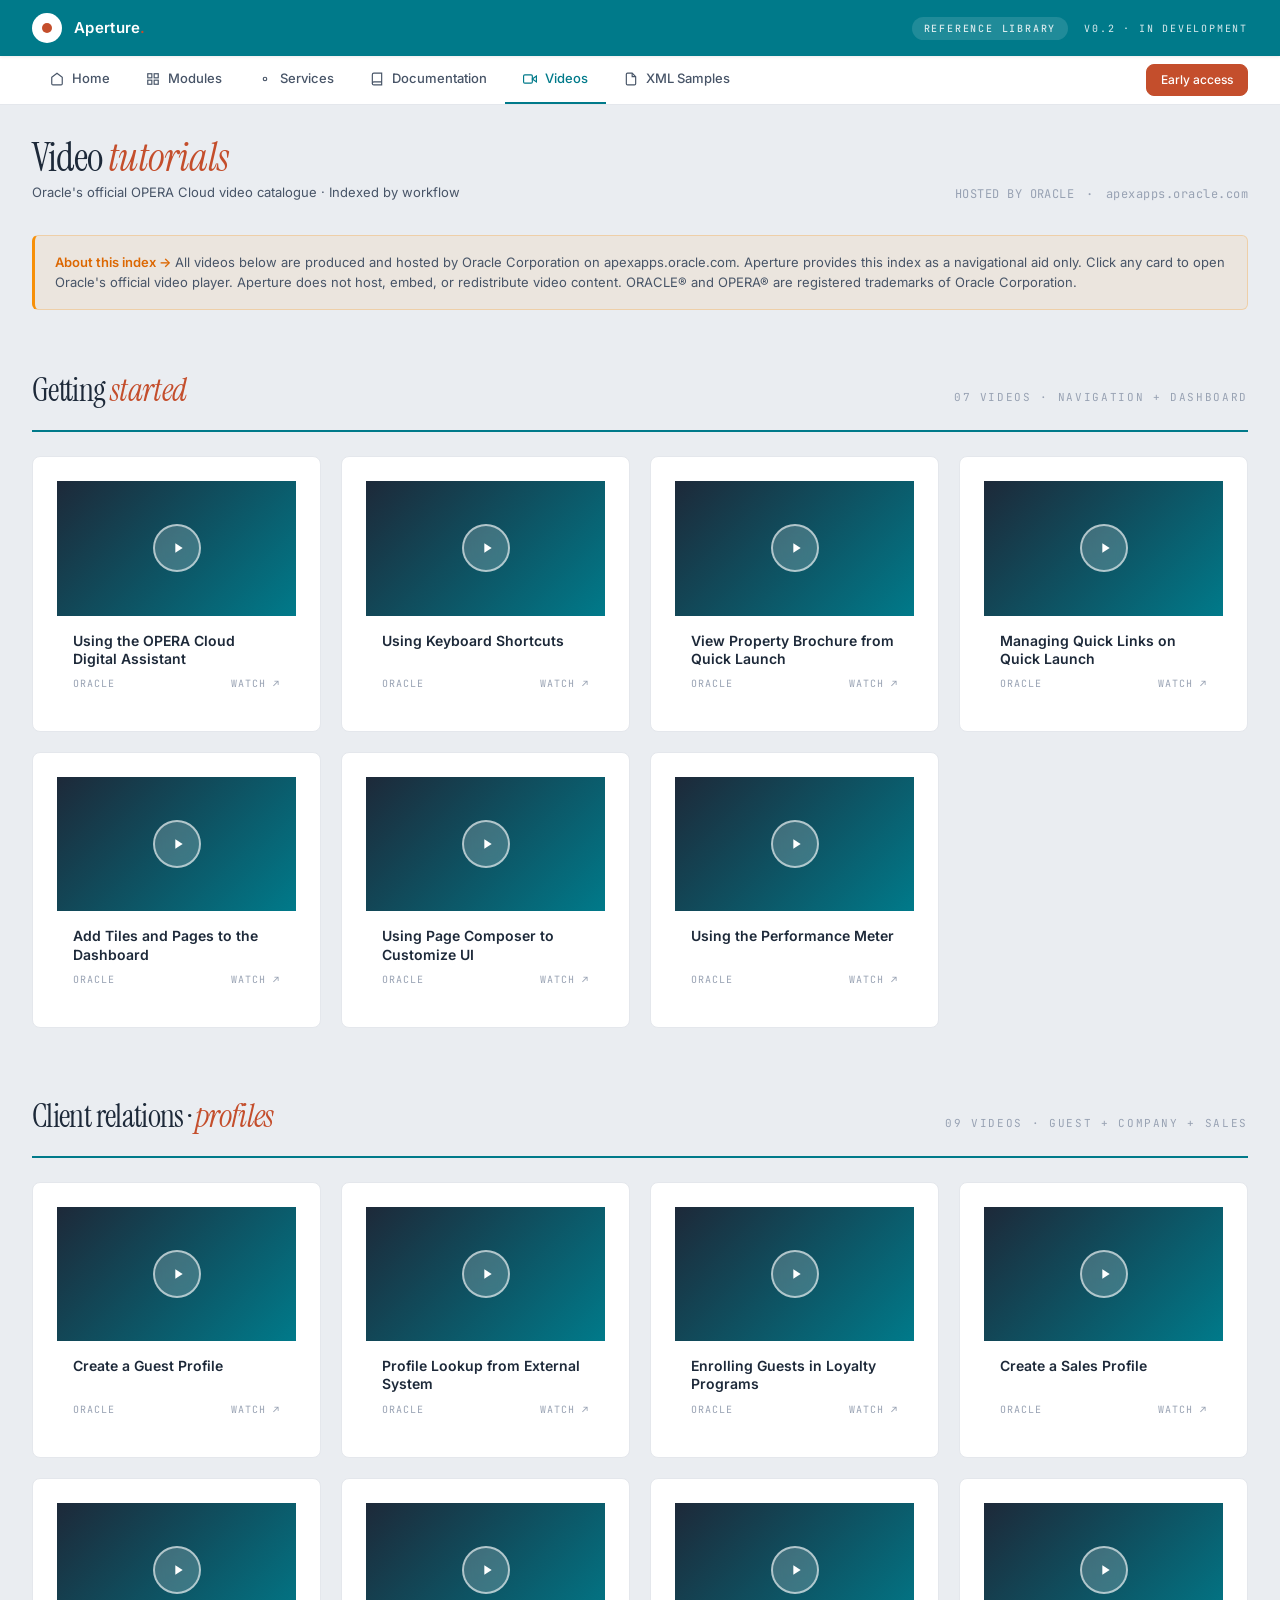
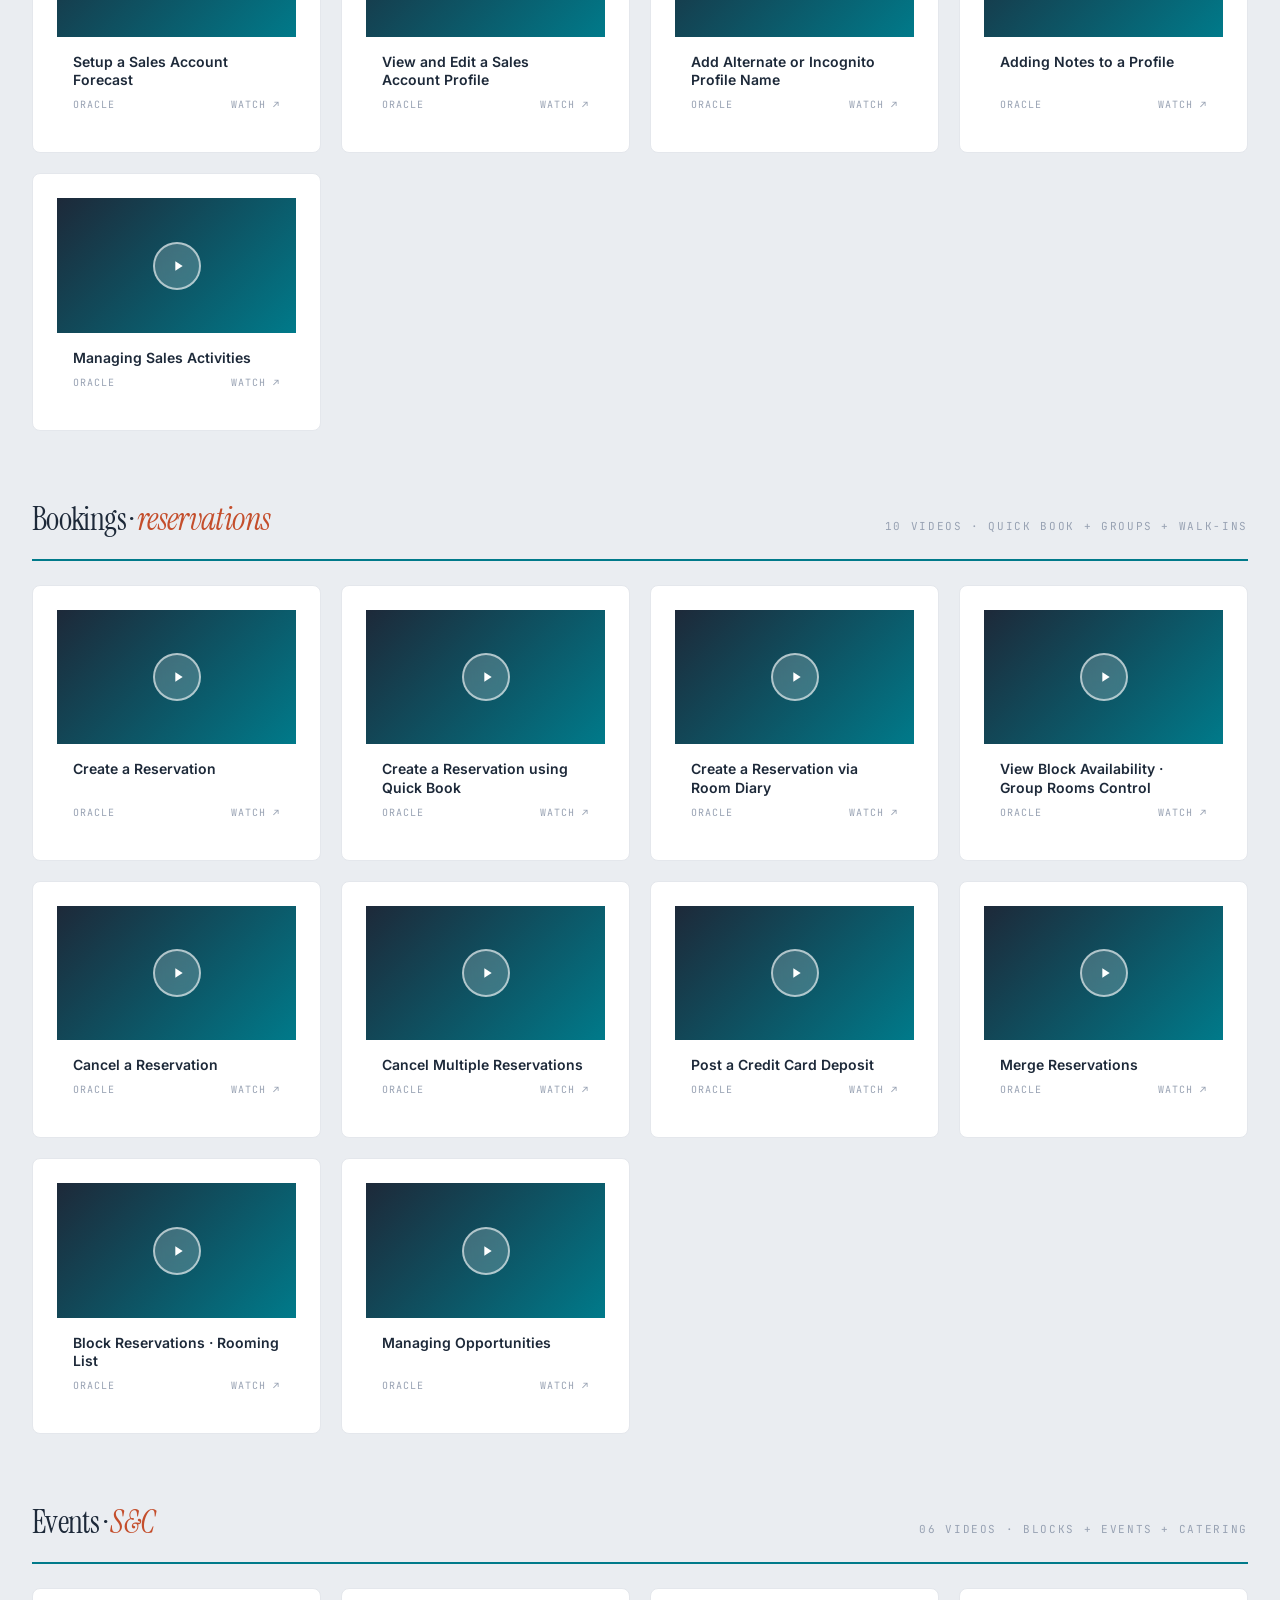
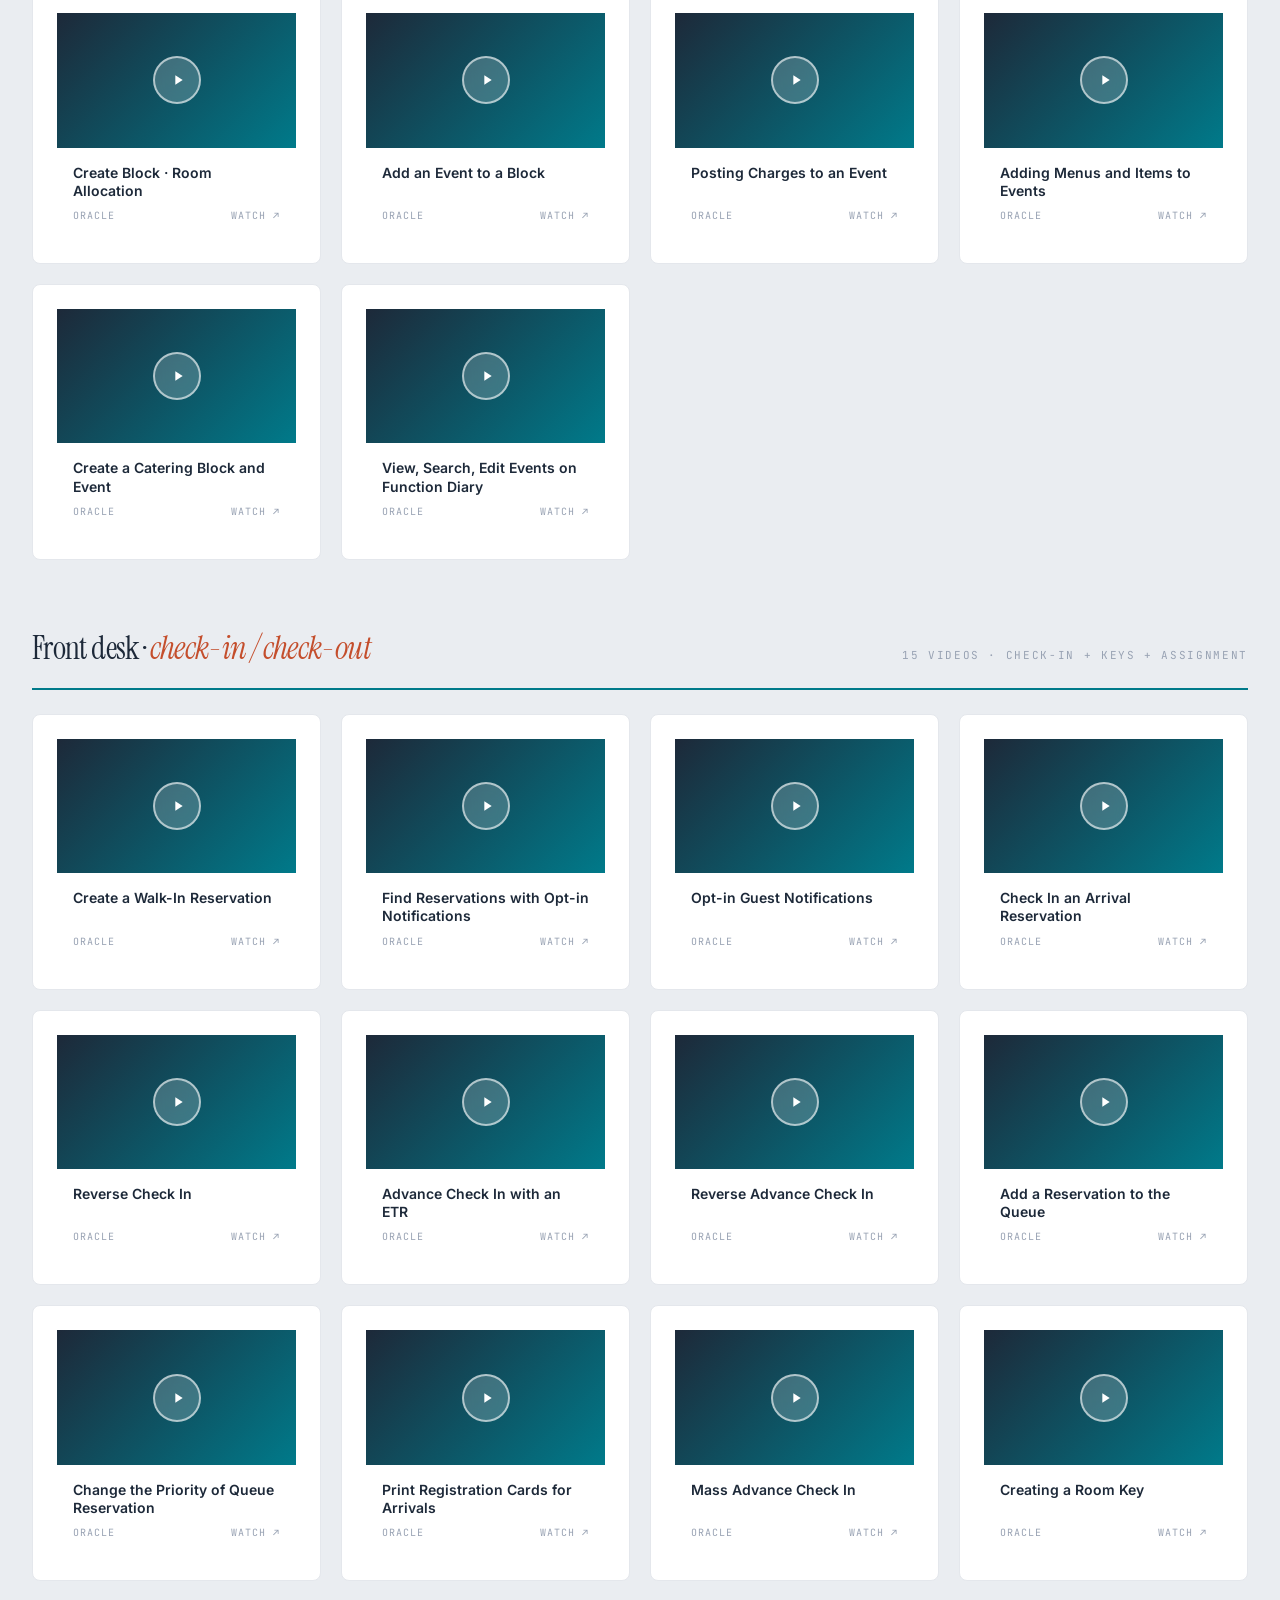
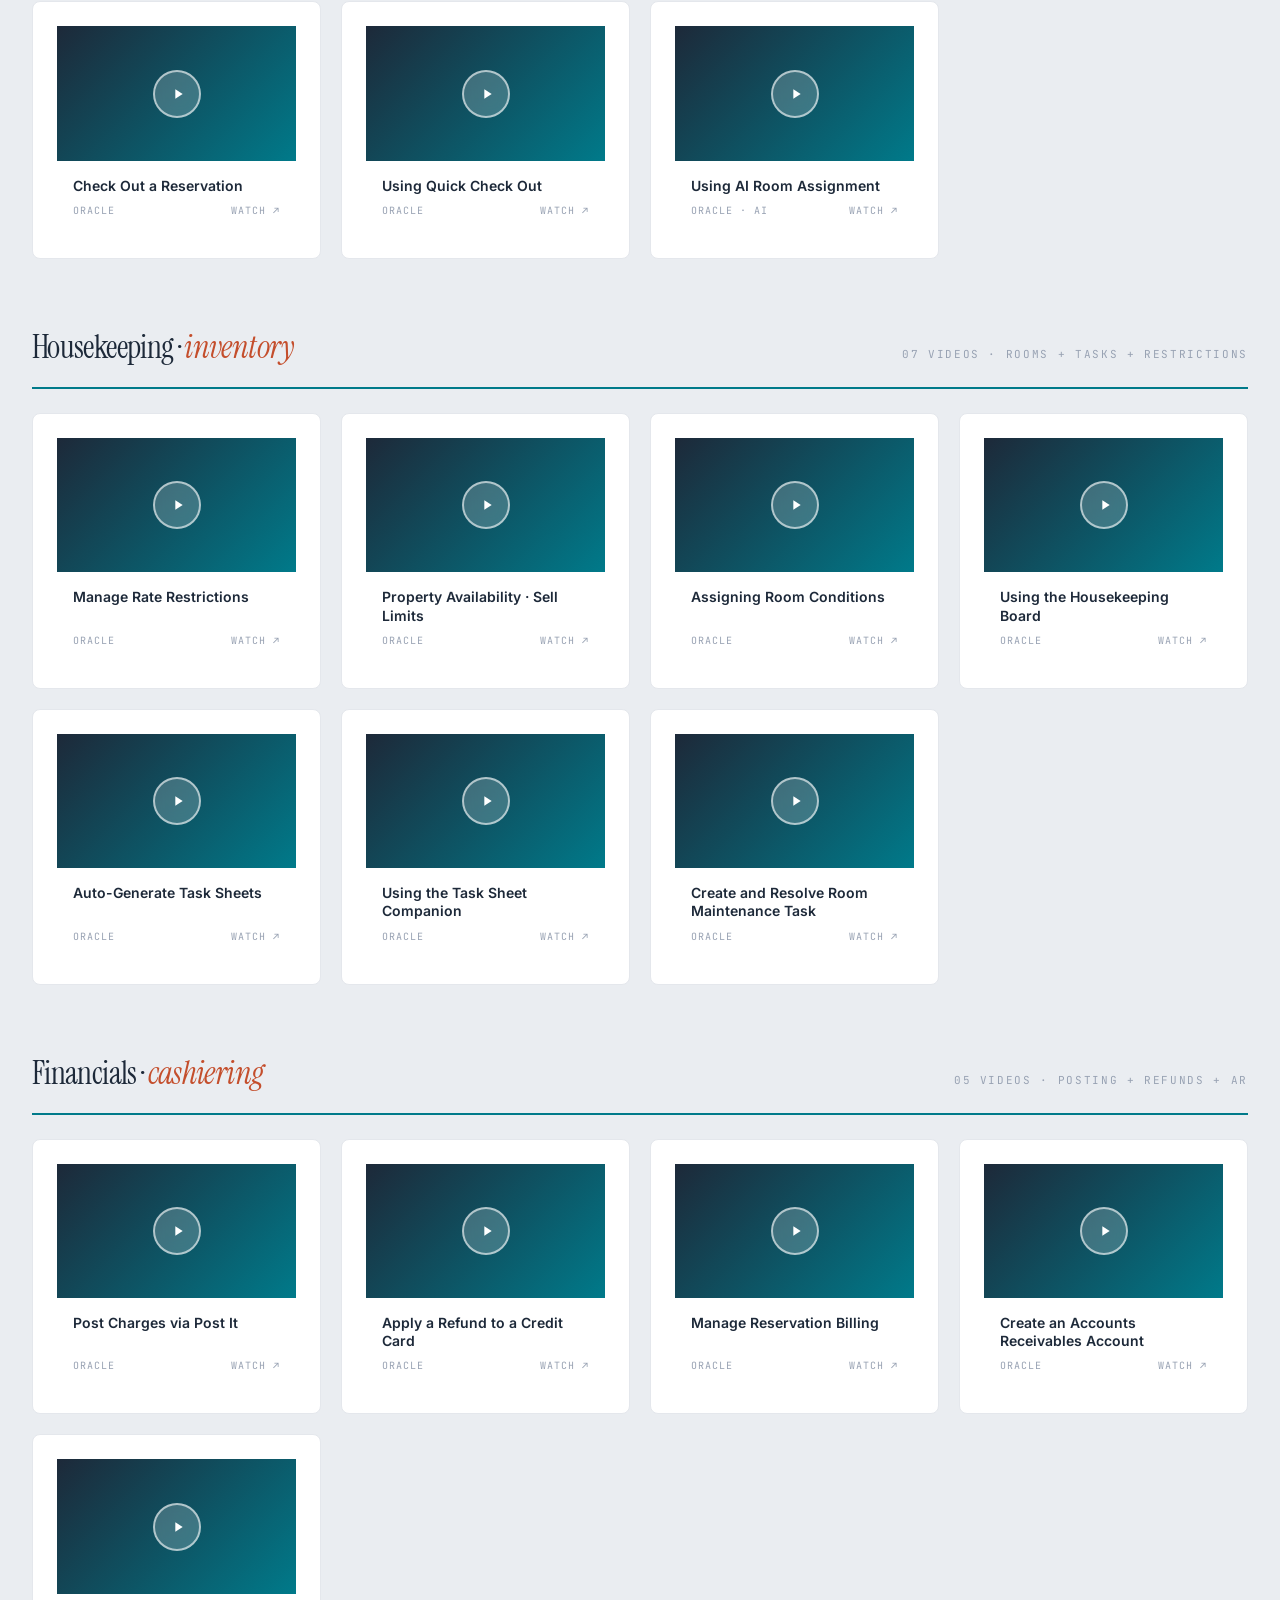
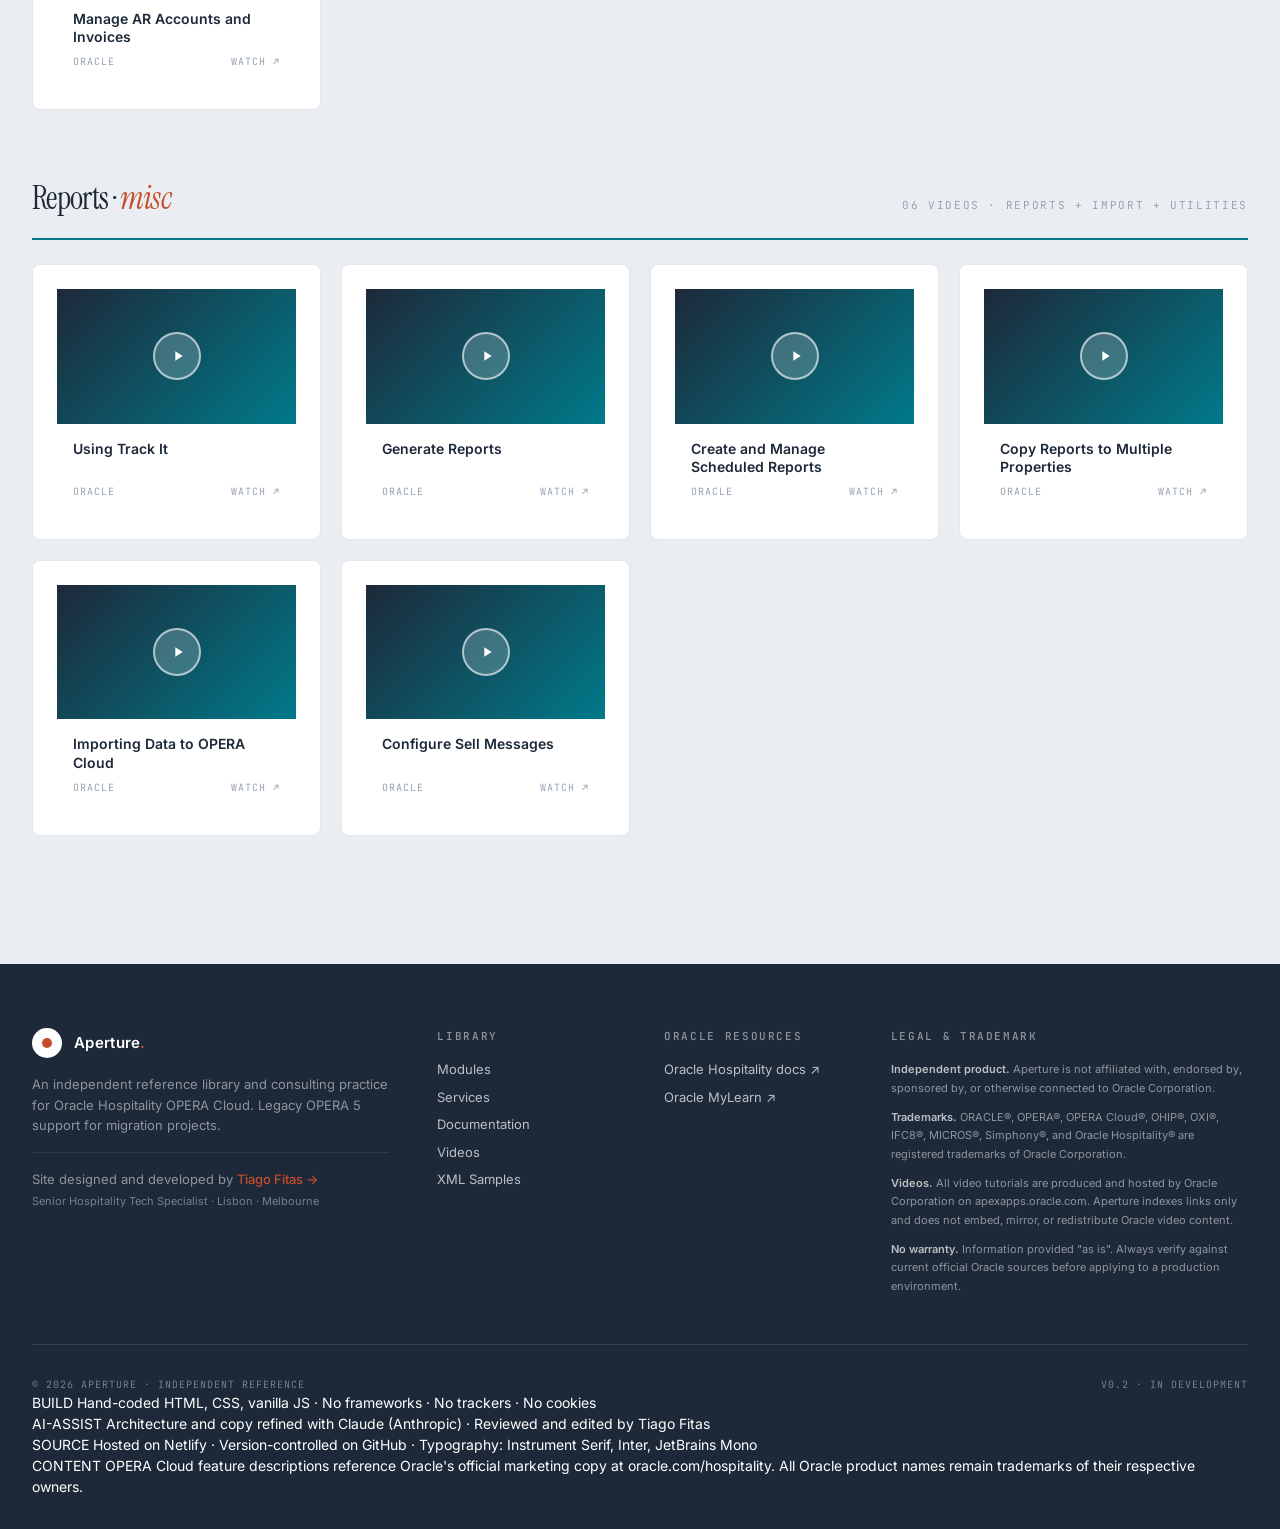
<file: videos.html>
<!DOCTYPE html>
<html lang="en">
<head>
<meta charset="UTF-8">
<meta name="viewport" content="width=device-width, initial-scale=1.0">
<title>Videos · Aperture</title>
<meta name="description" content="Oracle's official OPERA Cloud video library, indexed by category. All videos hosted by Oracle on apexapps.oracle.com.">
<link rel="preconnect" href="https://fonts.googleapis.com">
<link href="https://fonts.googleapis.com/css2?family=Instrument+Serif&family=JetBrains+Mono:wght@400;500;600&family=Inter:wght@400;500;600;700&display=swap" rel="stylesheet">
<link rel="stylesheet" href="assets/styles.css">
</head>
<body>

<header class="topbar">
  <div class="topbar-inner">
    <a href="index.html" class="brand"><div class="brand-mark"></div><span class="name">Aperture<span class="dot">.</span></span></a>
    <div class="topbar-meta">
      <span class="pill">REFERENCE LIBRARY</span>
      <span>v0.2 · IN DEVELOPMENT</span>
    </div>
  </div>
</header>

<nav class="menubar">
  <div class="menubar-inner">
    <a href="index.html" class="menu-link"><svg viewBox="0 0 24 24" fill="none" stroke="currentColor" stroke-width="2"><path d="M3 9l9-7 9 7v11a2 2 0 01-2 2H5a2 2 0 01-2-2z"/></svg>Home</a>
    <a href="modules.html" class="menu-link"><svg viewBox="0 0 24 24" fill="none" stroke="currentColor" stroke-width="2"><rect x="3" y="3" width="7" height="7"/><rect x="14" y="3" width="7" height="7"/><rect x="3" y="14" width="7" height="7"/><rect x="14" y="14" width="7" height="7"/></svg>Modules</a>
    <a href="services.html" class="menu-link"><svg viewBox="0 0 24 24" fill="none" stroke="currentColor" stroke-width="2"><circle cx="12" cy="12" r="3"/></svg>Services</a>
    <a href="resources.html" class="menu-link"><svg viewBox="0 0 24 24" fill="none" stroke="currentColor" stroke-width="2"><path d="M4 19.5A2.5 2.5 0 016.5 17H20"/><path d="M6.5 2H20v20H6.5A2.5 2.5 0 014 19.5v-15A2.5 2.5 0 016.5 2z"/></svg>Documentation</a>
    <a href="videos.html" class="menu-link active"><svg viewBox="0 0 24 24" fill="none" stroke="currentColor" stroke-width="2"><polygon points="23 7 16 12 23 17 23 7"/><rect x="1" y="5" width="15" height="14" rx="2"/></svg>Videos</a>
    <a href="xml-library.html" class="menu-link"><svg viewBox="0 0 24 24" fill="none" stroke="currentColor" stroke-width="2"><path d="M14 2H6a2 2 0 00-2 2v16a2 2 0 002 2h12a2 2 0 002-2V8z"/><path d="M14 2v6h6"/></svg>XML Samples</a>
    <div class="menubar-actions">
      <a href="index.html#waitlist" class="btn btn-accent" style="padding: 6px 14px; font-size: 12px;">Early access</a>
    </div>
  </div>
</nav>

<div class="page">

  <div class="page-header">
    <div>
      <h1>Video <span class="accent">tutorials</span></h1>
      <p class="subtitle">Oracle's official OPERA Cloud video catalogue · Indexed by workflow</p>
    </div>
    <div class="page-header-meta">
      <span>HOSTED BY ORACLE</span>
      <span>·</span>
      <span>apexapps.oracle.com</span>
    </div>
  </div>

  <div class="disclaimer">
    <strong>About this index →</strong> All videos below are produced and hosted by Oracle Corporation on apexapps.oracle.com. Aperture provides this index as a navigational aid only. Click any card to open Oracle's official video player. Aperture does not host, embed, or redistribute video content. ORACLE® and OPERA® are registered trademarks of Oracle Corporation.
  </div>

  <!-- GETTING STARTED -->
  <div class="section-head">
    <h2>Getting <span class="accent">started</span></h2>
    <span class="count">07 VIDEOS · NAVIGATION + DASHBOARD</span>
  </div>
  <div class="tiles">
    <a href="https://apexapps.oracle.com/pls/apex/f?p=44785:265:0::::P265_CONTENT_ID:31017" target="_blank" rel="noopener" class="tile span-3 video-card"><div class="video-thumb"><div class="play"><svg viewBox="0 0 24 24"><path d="M8 5v14l11-7z"/></svg></div></div><div class="video-meta"><h5>Using the OPERA Cloud Digital Assistant</h5><div class="src"><span>ORACLE</span><span>WATCH ↗</span></div></div></a>
    <a href="https://apexapps.oracle.com/pls/apex/f?p=44785:265:0::::P265_CONTENT_ID:28699" target="_blank" rel="noopener" class="tile span-3 video-card"><div class="video-thumb"><div class="play"><svg viewBox="0 0 24 24"><path d="M8 5v14l11-7z"/></svg></div></div><div class="video-meta"><h5>Using Keyboard Shortcuts</h5><div class="src"><span>ORACLE</span><span>WATCH ↗</span></div></div></a>
    <a href="https://apexapps.oracle.com/pls/apex/f?p=44785:265:0::::P265_CONTENT_ID:26246" target="_blank" rel="noopener" class="tile span-3 video-card"><div class="video-thumb"><div class="play"><svg viewBox="0 0 24 24"><path d="M8 5v14l11-7z"/></svg></div></div><div class="video-meta"><h5>View Property Brochure from Quick Launch</h5><div class="src"><span>ORACLE</span><span>WATCH ↗</span></div></div></a>
    <a href="https://apexapps.oracle.com/pls/apex/f?p=44785:265:0::::P265_CONTENT_ID:29309" target="_blank" rel="noopener" class="tile span-3 video-card"><div class="video-thumb"><div class="play"><svg viewBox="0 0 24 24"><path d="M8 5v14l11-7z"/></svg></div></div><div class="video-meta"><h5>Managing Quick Links on Quick Launch</h5><div class="src"><span>ORACLE</span><span>WATCH ↗</span></div></div></a>
    <a href="https://apexapps.oracle.com/pls/apex/f?p=44785:265:0::::P265_CONTENT_ID:25664" target="_blank" rel="noopener" class="tile span-3 video-card"><div class="video-thumb"><div class="play"><svg viewBox="0 0 24 24"><path d="M8 5v14l11-7z"/></svg></div></div><div class="video-meta"><h5>Add Tiles and Pages to the Dashboard</h5><div class="src"><span>ORACLE</span><span>WATCH ↗</span></div></div></a>
    <a href="https://apexapps.oracle.com/pls/apex/f?p=44785:265:0::::P265_CONTENT_ID:27536" target="_blank" rel="noopener" class="tile span-3 video-card"><div class="video-thumb"><div class="play"><svg viewBox="0 0 24 24"><path d="M8 5v14l11-7z"/></svg></div></div><div class="video-meta"><h5>Using Page Composer to Customize UI</h5><div class="src"><span>ORACLE</span><span>WATCH ↗</span></div></div></a>
    <a href="https://apexapps.oracle.com/pls/apex/f?p=44785:265:0::::P265_CONTENT_ID:30166" target="_blank" rel="noopener" class="tile span-3 video-card"><div class="video-thumb"><div class="play"><svg viewBox="0 0 24 24"><path d="M8 5v14l11-7z"/></svg></div></div><div class="video-meta"><h5>Using the Performance Meter</h5><div class="src"><span>ORACLE</span><span>WATCH ↗</span></div></div></a>
  </div>

  <!-- PROFILES -->
  <div class="section-head">
    <h2>Client relations · <span class="accent">profiles</span></h2>
    <span class="count">09 VIDEOS · GUEST + COMPANY + SALES</span>
  </div>
  <div class="tiles">
    <a href="https://apexapps.oracle.com/pls/apex/f?p=44785:265:0::::P265_CONTENT_ID:27127" target="_blank" rel="noopener" class="tile span-3 video-card"><div class="video-thumb"><div class="play"><svg viewBox="0 0 24 24"><path d="M8 5v14l11-7z"/></svg></div></div><div class="video-meta"><h5>Create a Guest Profile</h5><div class="src"><span>ORACLE</span><span>WATCH ↗</span></div></div></a>
    <a href="https://apexapps.oracle.com/pls/apex/f?p=44785:265:0::::P265_CONTENT_ID:31609" target="_blank" rel="noopener" class="tile span-3 video-card"><div class="video-thumb"><div class="play"><svg viewBox="0 0 24 24"><path d="M8 5v14l11-7z"/></svg></div></div><div class="video-meta"><h5>Profile Lookup from External System</h5><div class="src"><span>ORACLE</span><span>WATCH ↗</span></div></div></a>
    <a href="https://apexapps.oracle.com/pls/apex/f?p=44785:265:0::::P265_CONTENT_ID:31610" target="_blank" rel="noopener" class="tile span-3 video-card"><div class="video-thumb"><div class="play"><svg viewBox="0 0 24 24"><path d="M8 5v14l11-7z"/></svg></div></div><div class="video-meta"><h5>Enrolling Guests in Loyalty Programs</h5><div class="src"><span>ORACLE</span><span>WATCH ↗</span></div></div></a>
    <a href="https://apexapps.oracle.com/pls/apex/f?p=44785:265:0::::P265_CONTENT_ID:31451" target="_blank" rel="noopener" class="tile span-3 video-card"><div class="video-thumb"><div class="play"><svg viewBox="0 0 24 24"><path d="M8 5v14l11-7z"/></svg></div></div><div class="video-meta"><h5>Create a Sales Profile</h5><div class="src"><span>ORACLE</span><span>WATCH ↗</span></div></div></a>
    <a href="https://apexapps.oracle.com/pls/apex/f?p=44785:265:0::::P265_CONTENT_ID:31452" target="_blank" rel="noopener" class="tile span-3 video-card"><div class="video-thumb"><div class="play"><svg viewBox="0 0 24 24"><path d="M8 5v14l11-7z"/></svg></div></div><div class="video-meta"><h5>Setup a Sales Account Forecast</h5><div class="src"><span>ORACLE</span><span>WATCH ↗</span></div></div></a>
    <a href="https://apexapps.oracle.com/pls/apex/f?p=44785:265:0::::P265_CONTENT_ID:27128" target="_blank" rel="noopener" class="tile span-3 video-card"><div class="video-thumb"><div class="play"><svg viewBox="0 0 24 24"><path d="M8 5v14l11-7z"/></svg></div></div><div class="video-meta"><h5>View and Edit a Sales Account Profile</h5><div class="src"><span>ORACLE</span><span>WATCH ↗</span></div></div></a>
    <a href="https://apexapps.oracle.com/pls/apex/f?p=44785:265:0::::P265_CONTENT_ID:27126" target="_blank" rel="noopener" class="tile span-3 video-card"><div class="video-thumb"><div class="play"><svg viewBox="0 0 24 24"><path d="M8 5v14l11-7z"/></svg></div></div><div class="video-meta"><h5>Add Alternate or Incognito Profile Name</h5><div class="src"><span>ORACLE</span><span>WATCH ↗</span></div></div></a>
    <a href="https://apexapps.oracle.com/pls/apex/f?p=44785:265:0::::P265_CONTENT_ID:24425" target="_blank" rel="noopener" class="tile span-3 video-card"><div class="video-thumb"><div class="play"><svg viewBox="0 0 24 24"><path d="M8 5v14l11-7z"/></svg></div></div><div class="video-meta"><h5>Adding Notes to a Profile</h5><div class="src"><span>ORACLE</span><span>WATCH ↗</span></div></div></a>
    <a href="https://apexapps.oracle.com/pls/apex/f?p=44785:265:0::::P265_CONTENT_ID:29827" target="_blank" rel="noopener" class="tile span-3 video-card"><div class="video-thumb"><div class="play"><svg viewBox="0 0 24 24"><path d="M8 5v14l11-7z"/></svg></div></div><div class="video-meta"><h5>Managing Sales Activities</h5><div class="src"><span>ORACLE</span><span>WATCH ↗</span></div></div></a>
  </div>

  <!-- BOOKINGS -->
  <div class="section-head">
    <h2>Bookings · <span class="accent">reservations</span></h2>
    <span class="count">10 VIDEOS · QUICK BOOK + GROUPS + WALK-INS</span>
  </div>
  <div class="tiles">
    <a href="https://apexapps.oracle.com/pls/apex/f?p=44785:265:0::::P265_CONTENT_ID:31692" target="_blank" rel="noopener" class="tile span-3 video-card"><div class="video-thumb"><div class="play"><svg viewBox="0 0 24 24"><path d="M8 5v14l11-7z"/></svg></div></div><div class="video-meta"><h5>Create a Reservation</h5><div class="src"><span>ORACLE</span><span>WATCH ↗</span></div></div></a>
    <a href="https://apexapps.oracle.com/pls/apex/f?p=44785:265:0::::P265_CONTENT_ID:30203" target="_blank" rel="noopener" class="tile span-3 video-card"><div class="video-thumb"><div class="play"><svg viewBox="0 0 24 24"><path d="M8 5v14l11-7z"/></svg></div></div><div class="video-meta"><h5>Create a Reservation using Quick Book</h5><div class="src"><span>ORACLE</span><span>WATCH ↗</span></div></div></a>
    <a href="https://apexapps.oracle.com/pls/apex/f?p=44785:265:0::::P265_CONTENT_ID:28366" target="_blank" rel="noopener" class="tile span-3 video-card"><div class="video-thumb"><div class="play"><svg viewBox="0 0 24 24"><path d="M8 5v14l11-7z"/></svg></div></div><div class="video-meta"><h5>Create a Reservation via Room Diary</h5><div class="src"><span>ORACLE</span><span>WATCH ↗</span></div></div></a>
    <a href="https://apexapps.oracle.com/pls/apex/f?p=44785:265:0::::P265_CONTENT_ID:31913" target="_blank" rel="noopener" class="tile span-3 video-card"><div class="video-thumb"><div class="play"><svg viewBox="0 0 24 24"><path d="M8 5v14l11-7z"/></svg></div></div><div class="video-meta"><h5>View Block Availability · Group Rooms Control</h5><div class="src"><span>ORACLE</span><span>WATCH ↗</span></div></div></a>
    <a href="https://apexapps.oracle.com/pls/apex/f?p=44785:265:0::::P265_CONTENT_ID:28698" target="_blank" rel="noopener" class="tile span-3 video-card"><div class="video-thumb"><div class="play"><svg viewBox="0 0 24 24"><path d="M8 5v14l11-7z"/></svg></div></div><div class="video-meta"><h5>Cancel a Reservation</h5><div class="src"><span>ORACLE</span><span>WATCH ↗</span></div></div></a>
    <a href="https://apexapps.oracle.com/pls/apex/f?p=44785:265:0::::P265_CONTENT_ID:27535" target="_blank" rel="noopener" class="tile span-3 video-card"><div class="video-thumb"><div class="play"><svg viewBox="0 0 24 24"><path d="M8 5v14l11-7z"/></svg></div></div><div class="video-meta"><h5>Cancel Multiple Reservations</h5><div class="src"><span>ORACLE</span><span>WATCH ↗</span></div></div></a>
    <a href="https://apexapps.oracle.com/pls/apex/f?p=44785:265:0::::P265_CONTENT_ID:30164" target="_blank" rel="noopener" class="tile span-3 video-card"><div class="video-thumb"><div class="play"><svg viewBox="0 0 24 24"><path d="M8 5v14l11-7z"/></svg></div></div><div class="video-meta"><h5>Post a Credit Card Deposit</h5><div class="src"><span>ORACLE</span><span>WATCH ↗</span></div></div></a>
    <a href="https://apexapps.oracle.com/pls/apex/f?p=44785:265:0::::P265_CONTENT_ID:30168" target="_blank" rel="noopener" class="tile span-3 video-card"><div class="video-thumb"><div class="play"><svg viewBox="0 0 24 24"><path d="M8 5v14l11-7z"/></svg></div></div><div class="video-meta"><h5>Merge Reservations</h5><div class="src"><span>ORACLE</span><span>WATCH ↗</span></div></div></a>
    <a href="https://apexapps.oracle.com/pls/apex/f?p=44785:265:0::::P265_CONTENT_ID:31314" target="_blank" rel="noopener" class="tile span-3 video-card"><div class="video-thumb"><div class="play"><svg viewBox="0 0 24 24"><path d="M8 5v14l11-7z"/></svg></div></div><div class="video-meta"><h5>Block Reservations · Rooming List</h5><div class="src"><span>ORACLE</span><span>WATCH ↗</span></div></div></a>
    <a href="https://apexapps.oracle.com/pls/apex/f?p=44785:265:0::::P265_CONTENT_ID:32009" target="_blank" rel="noopener" class="tile span-3 video-card"><div class="video-thumb"><div class="play"><svg viewBox="0 0 24 24"><path d="M8 5v14l11-7z"/></svg></div></div><div class="video-meta"><h5>Managing Opportunities</h5><div class="src"><span>ORACLE</span><span>WATCH ↗</span></div></div></a>
  </div>

  <!-- EVENTS -->
  <div class="section-head">
    <h2>Events · <span class="accent">S&C</span></h2>
    <span class="count">06 VIDEOS · BLOCKS + EVENTS + CATERING</span>
  </div>
  <div class="tiles">
    <a href="https://apexapps.oracle.com/pls/apex/f?p=44785:265:0::::P265_CONTENT_ID:31045" target="_blank" rel="noopener" class="tile span-3 video-card"><div class="video-thumb"><div class="play"><svg viewBox="0 0 24 24"><path d="M8 5v14l11-7z"/></svg></div></div><div class="video-meta"><h5>Create Block · Room Allocation</h5><div class="src"><span>ORACLE</span><span>WATCH ↗</span></div></div></a>
    <a href="https://apexapps.oracle.com/pls/apex/f?p=44785:265:0::::P265_CONTENT_ID:26767" target="_blank" rel="noopener" class="tile span-3 video-card"><div class="video-thumb"><div class="play"><svg viewBox="0 0 24 24"><path d="M8 5v14l11-7z"/></svg></div></div><div class="video-meta"><h5>Add an Event to a Block</h5><div class="src"><span>ORACLE</span><span>WATCH ↗</span></div></div></a>
    <a href="https://apexapps.oracle.com/pls/apex/f?p=44785:265:0::::P265_CONTENT_ID:31751" target="_blank" rel="noopener" class="tile span-3 video-card"><div class="video-thumb"><div class="play"><svg viewBox="0 0 24 24"><path d="M8 5v14l11-7z"/></svg></div></div><div class="video-meta"><h5>Posting Charges to an Event</h5><div class="src"><span>ORACLE</span><span>WATCH ↗</span></div></div></a>
    <a href="https://apexapps.oracle.com/pls/apex/f?p=44785:265:0::::P265_CONTENT_ID:26768" target="_blank" rel="noopener" class="tile span-3 video-card"><div class="video-thumb"><div class="play"><svg viewBox="0 0 24 24"><path d="M8 5v14l11-7z"/></svg></div></div><div class="video-meta"><h5>Adding Menus and Items to Events</h5><div class="src"><span>ORACLE</span><span>WATCH ↗</span></div></div></a>
    <a href="https://apexapps.oracle.com/pls/apex/f?p=44785:265:0::::P265_CONTENT_ID:26788" target="_blank" rel="noopener" class="tile span-3 video-card"><div class="video-thumb"><div class="play"><svg viewBox="0 0 24 24"><path d="M8 5v14l11-7z"/></svg></div></div><div class="video-meta"><h5>Create a Catering Block and Event</h5><div class="src"><span>ORACLE</span><span>WATCH ↗</span></div></div></a>
    <a href="https://apexapps.oracle.com/pls/apex/f?p=44785:265:0::::P265_CONTENT_ID:26770" target="_blank" rel="noopener" class="tile span-3 video-card"><div class="video-thumb"><div class="play"><svg viewBox="0 0 24 24"><path d="M8 5v14l11-7z"/></svg></div></div><div class="video-meta"><h5>View, Search, Edit Events on Function Diary</h5><div class="src"><span>ORACLE</span><span>WATCH ↗</span></div></div></a>
  </div>

  <!-- FRONT DESK -->
  <div class="section-head">
    <h2>Front desk · <span class="accent">check-in / check-out</span></h2>
    <span class="count">15 VIDEOS · CHECK-IN + KEYS + ASSIGNMENT</span>
  </div>
  <div class="tiles">
    <a href="https://apexapps.oracle.com/pls/apex/f?p=44785:265:0::::P265_CONTENT_ID:30545" target="_blank" rel="noopener" class="tile span-3 video-card"><div class="video-thumb"><div class="play"><svg viewBox="0 0 24 24"><path d="M8 5v14l11-7z"/></svg></div></div><div class="video-meta"><h5>Create a Walk-In Reservation</h5><div class="src"><span>ORACLE</span><span>WATCH ↗</span></div></div></a>
    <a href="https://apexapps.oracle.com/pls/apex/f?p=44785:265:0::::P265_CONTENT_ID:24454" target="_blank" rel="noopener" class="tile span-3 video-card"><div class="video-thumb"><div class="play"><svg viewBox="0 0 24 24"><path d="M8 5v14l11-7z"/></svg></div></div><div class="video-meta"><h5>Find Reservations with Opt-in Notifications</h5><div class="src"><span>ORACLE</span><span>WATCH ↗</span></div></div></a>
    <a href="https://apexapps.oracle.com/pls/apex/f?p=44785:265:0::::P265_CONTENT_ID:24663" target="_blank" rel="noopener" class="tile span-3 video-card"><div class="video-thumb"><div class="play"><svg viewBox="0 0 24 24"><path d="M8 5v14l11-7z"/></svg></div></div><div class="video-meta"><h5>Opt-in Guest Notifications</h5><div class="src"><span>ORACLE</span><span>WATCH ↗</span></div></div></a>
    <a href="https://apexapps.oracle.com/pls/apex/f?p=44785:265:0::::P265_CONTENT_ID:28055" target="_blank" rel="noopener" class="tile span-3 video-card"><div class="video-thumb"><div class="play"><svg viewBox="0 0 24 24"><path d="M8 5v14l11-7z"/></svg></div></div><div class="video-meta"><h5>Check In an Arrival Reservation</h5><div class="src"><span>ORACLE</span><span>WATCH ↗</span></div></div></a>
    <a href="https://apexapps.oracle.com/pls/apex/f?p=44785:265:0::::P265_CONTENT_ID:26769" target="_blank" rel="noopener" class="tile span-3 video-card"><div class="video-thumb"><div class="play"><svg viewBox="0 0 24 24"><path d="M8 5v14l11-7z"/></svg></div></div><div class="video-meta"><h5>Reverse Check In</h5><div class="src"><span>ORACLE</span><span>WATCH ↗</span></div></div></a>
    <a href="https://apexapps.oracle.com/pls/apex/f?p=44785:265:0::::P265_CONTENT_ID:24422" target="_blank" rel="noopener" class="tile span-3 video-card"><div class="video-thumb"><div class="play"><svg viewBox="0 0 24 24"><path d="M8 5v14l11-7z"/></svg></div></div><div class="video-meta"><h5>Advance Check In with an ETR</h5><div class="src"><span>ORACLE</span><span>WATCH ↗</span></div></div></a>
    <a href="https://apexapps.oracle.com/pls/apex/f?p=44785:265:0::::P265_CONTENT_ID:24433" target="_blank" rel="noopener" class="tile span-3 video-card"><div class="video-thumb"><div class="play"><svg viewBox="0 0 24 24"><path d="M8 5v14l11-7z"/></svg></div></div><div class="video-meta"><h5>Reverse Advance Check In</h5><div class="src"><span>ORACLE</span><span>WATCH ↗</span></div></div></a>
    <a href="https://apexapps.oracle.com/pls/apex/f?p=44785:265:0::::P265_CONTENT_ID:27832" target="_blank" rel="noopener" class="tile span-3 video-card"><div class="video-thumb"><div class="play"><svg viewBox="0 0 24 24"><path d="M8 5v14l11-7z"/></svg></div></div><div class="video-meta"><h5>Add a Reservation to the Queue</h5><div class="src"><span>ORACLE</span><span>WATCH ↗</span></div></div></a>
    <a href="https://apexapps.oracle.com/pls/apex/f?p=44785:265:0::::P265_CONTENT_ID:31894" target="_blank" rel="noopener" class="tile span-3 video-card"><div class="video-thumb"><div class="play"><svg viewBox="0 0 24 24"><path d="M8 5v14l11-7z"/></svg></div></div><div class="video-meta"><h5>Change the Priority of Queue Reservation</h5><div class="src"><span>ORACLE</span><span>WATCH ↗</span></div></div></a>
    <a href="https://apexapps.oracle.com/pls/apex/f?p=44785:265:0::::P265_CONTENT_ID:25665" target="_blank" rel="noopener" class="tile span-3 video-card"><div class="video-thumb"><div class="play"><svg viewBox="0 0 24 24"><path d="M8 5v14l11-7z"/></svg></div></div><div class="video-meta"><h5>Print Registration Cards for Arrivals</h5><div class="src"><span>ORACLE</span><span>WATCH ↗</span></div></div></a>
    <a href="https://apexapps.oracle.com/pls/apex/f?p=44785:265:0::::P265_CONTENT_ID:25666" target="_blank" rel="noopener" class="tile span-3 video-card"><div class="video-thumb"><div class="play"><svg viewBox="0 0 24 24"><path d="M8 5v14l11-7z"/></svg></div></div><div class="video-meta"><h5>Mass Advance Check In</h5><div class="src"><span>ORACLE</span><span>WATCH ↗</span></div></div></a>
    <a href="https://apexapps.oracle.com/pls/apex/f?p=44785:265:0::::P265_CONTENT_ID:25340" target="_blank" rel="noopener" class="tile span-3 video-card"><div class="video-thumb"><div class="play"><svg viewBox="0 0 24 24"><path d="M8 5v14l11-7z"/></svg></div></div><div class="video-meta"><h5>Creating a Room Key</h5><div class="src"><span>ORACLE</span><span>WATCH ↗</span></div></div></a>
    <a href="https://apexapps.oracle.com/pls/apex/f?p=44785:265:0::::P265_CONTENT_ID:28702" target="_blank" rel="noopener" class="tile span-3 video-card"><div class="video-thumb"><div class="play"><svg viewBox="0 0 24 24"><path d="M8 5v14l11-7z"/></svg></div></div><div class="video-meta"><h5>Check Out a Reservation</h5><div class="src"><span>ORACLE</span><span>WATCH ↗</span></div></div></a>
    <a href="https://apexapps.oracle.com/pls/apex/f?p=44785:265:0::::P265_CONTENT_ID:26008" target="_blank" rel="noopener" class="tile span-3 video-card"><div class="video-thumb"><div class="play"><svg viewBox="0 0 24 24"><path d="M8 5v14l11-7z"/></svg></div></div><div class="video-meta"><h5>Using Quick Check Out</h5><div class="src"><span>ORACLE</span><span>WATCH ↗</span></div></div></a>
    <a href="https://apexapps.oracle.com/pls/apex/f?p=44785:265:0::::P265_CONTENT_ID:31669" target="_blank" rel="noopener" class="tile span-3 video-card"><div class="video-thumb"><div class="play"><svg viewBox="0 0 24 24"><path d="M8 5v14l11-7z"/></svg></div></div><div class="video-meta"><h5>Using AI Room Assignment</h5><div class="src"><span>ORACLE · AI</span><span>WATCH ↗</span></div></div></a>
  </div>

  <!-- HOUSEKEEPING -->
  <div class="section-head">
    <h2>Housekeeping · <span class="accent">inventory</span></h2>
    <span class="count">07 VIDEOS · ROOMS + TASKS + RESTRICTIONS</span>
  </div>
  <div class="tiles">
    <a href="https://apexapps.oracle.com/pls/apex/f?p=44785:265:0::::P265_CONTENT_ID:28701" target="_blank" rel="noopener" class="tile span-3 video-card"><div class="video-thumb"><div class="play"><svg viewBox="0 0 24 24"><path d="M8 5v14l11-7z"/></svg></div></div><div class="video-meta"><h5>Manage Rate Restrictions</h5><div class="src"><span>ORACLE</span><span>WATCH ↗</span></div></div></a>
    <a href="https://apexapps.oracle.com/pls/apex/f?p=44785:265:0::::P265_CONTENT_ID:29310" target="_blank" rel="noopener" class="tile span-3 video-card"><div class="video-thumb"><div class="play"><svg viewBox="0 0 24 24"><path d="M8 5v14l11-7z"/></svg></div></div><div class="video-meta"><h5>Property Availability · Sell Limits</h5><div class="src"><span>ORACLE</span><span>WATCH ↗</span></div></div></a>
    <a href="https://apexapps.oracle.com/pls/apex/f?p=44785:265:0::::P265_CONTENT_ID:25339" target="_blank" rel="noopener" class="tile span-3 video-card"><div class="video-thumb"><div class="play"><svg viewBox="0 0 24 24"><path d="M8 5v14l11-7z"/></svg></div></div><div class="video-meta"><h5>Assigning Room Conditions</h5><div class="src"><span>ORACLE</span><span>WATCH ↗</span></div></div></a>
    <a href="https://apexapps.oracle.com/pls/apex/f?p=44785:265:0::::P265_CONTENT_ID:26007" target="_blank" rel="noopener" class="tile span-3 video-card"><div class="video-thumb"><div class="play"><svg viewBox="0 0 24 24"><path d="M8 5v14l11-7z"/></svg></div></div><div class="video-meta"><h5>Using the Housekeeping Board</h5><div class="src"><span>ORACLE</span><span>WATCH ↗</span></div></div></a>
    <a href="https://apexapps.oracle.com/pls/apex/f?p=44785:265:0::::P265_CONTENT_ID:29306" target="_blank" rel="noopener" class="tile span-3 video-card"><div class="video-thumb"><div class="play"><svg viewBox="0 0 24 24"><path d="M8 5v14l11-7z"/></svg></div></div><div class="video-meta"><h5>Auto-Generate Task Sheets</h5><div class="src"><span>ORACLE</span><span>WATCH ↗</span></div></div></a>
    <a href="https://apexapps.oracle.com/pls/apex/f?p=44785:265:0::::P265_CONTENT_ID:29388" target="_blank" rel="noopener" class="tile span-3 video-card"><div class="video-thumb"><div class="play"><svg viewBox="0 0 24 24"><path d="M8 5v14l11-7z"/></svg></div></div><div class="video-meta"><h5>Using the Task Sheet Companion</h5><div class="src"><span>ORACLE</span><span>WATCH ↗</span></div></div></a>
    <a href="https://apexapps.oracle.com/pls/apex/f?p=44785:265:0::::P265_CONTENT_ID:29803" target="_blank" rel="noopener" class="tile span-3 video-card"><div class="video-thumb"><div class="play"><svg viewBox="0 0 24 24"><path d="M8 5v14l11-7z"/></svg></div></div><div class="video-meta"><h5>Create and Resolve Room Maintenance Task</h5><div class="src"><span>ORACLE</span><span>WATCH ↗</span></div></div></a>
  </div>

  <!-- FINANCIALS -->
  <div class="section-head">
    <h2>Financials · <span class="accent">cashiering</span></h2>
    <span class="count">05 VIDEOS · POSTING + REFUNDS + AR</span>
  </div>
  <div class="tiles">
    <a href="https://apexapps.oracle.com/pls/apex/f?p=44785:265:0::::P265_CONTENT_ID:29308" target="_blank" rel="noopener" class="tile span-3 video-card"><div class="video-thumb"><div class="play"><svg viewBox="0 0 24 24"><path d="M8 5v14l11-7z"/></svg></div></div><div class="video-meta"><h5>Post Charges via Post It</h5><div class="src"><span>ORACLE</span><span>WATCH ↗</span></div></div></a>
    <a href="https://apexapps.oracle.com/pls/apex/f?p=44785:265:0::::P265_CONTENT_ID:26787" target="_blank" rel="noopener" class="tile span-3 video-card"><div class="video-thumb"><div class="play"><svg viewBox="0 0 24 24"><path d="M8 5v14l11-7z"/></svg></div></div><div class="video-meta"><h5>Apply a Refund to a Credit Card</h5><div class="src"><span>ORACLE</span><span>WATCH ↗</span></div></div></a>
    <a href="https://apexapps.oracle.com/pls/apex/f?p=44785:265:0::::P265_CONTENT_ID:30167" target="_blank" rel="noopener" class="tile span-3 video-card"><div class="video-thumb"><div class="play"><svg viewBox="0 0 24 24"><path d="M8 5v14l11-7z"/></svg></div></div><div class="video-meta"><h5>Manage Reservation Billing</h5><div class="src"><span>ORACLE</span><span>WATCH ↗</span></div></div></a>
    <a href="https://apexapps.oracle.com/pls/apex/f?p=44785:265:0::::P265_CONTENT_ID:29826" target="_blank" rel="noopener" class="tile span-3 video-card"><div class="video-thumb"><div class="play"><svg viewBox="0 0 24 24"><path d="M8 5v14l11-7z"/></svg></div></div><div class="video-meta"><h5>Create an Accounts Receivables Account</h5><div class="src"><span>ORACLE</span><span>WATCH ↗</span></div></div></a>
    <a href="https://apexapps.oracle.com/pls/apex/f?p=44785:265:0::::P265_CONTENT_ID:30169" target="_blank" rel="noopener" class="tile span-3 video-card"><div class="video-thumb"><div class="play"><svg viewBox="0 0 24 24"><path d="M8 5v14l11-7z"/></svg></div></div><div class="video-meta"><h5>Manage AR Accounts and Invoices</h5><div class="src"><span>ORACLE</span><span>WATCH ↗</span></div></div></a>
  </div>

  <!-- REPORTS -->
  <div class="section-head">
    <h2>Reports · <span class="accent">misc</span></h2>
    <span class="count">06 VIDEOS · REPORTS + IMPORT + UTILITIES</span>
  </div>
  <div class="tiles">
    <a href="https://apexapps.oracle.com/pls/apex/f?p=44785:265:0::::P265_CONTENT_ID:29387" target="_blank" rel="noopener" class="tile span-3 video-card"><div class="video-thumb"><div class="play"><svg viewBox="0 0 24 24"><path d="M8 5v14l11-7z"/></svg></div></div><div class="video-meta"><h5>Using Track It</h5><div class="src"><span>ORACLE</span><span>WATCH ↗</span></div></div></a>
    <a href="https://apexapps.oracle.com/pls/apex/f?p=44785:265:0::::P265_CONTENT_ID:24430" target="_blank" rel="noopener" class="tile span-3 video-card"><div class="video-thumb"><div class="play"><svg viewBox="0 0 24 24"><path d="M8 5v14l11-7z"/></svg></div></div><div class="video-meta"><h5>Generate Reports</h5><div class="src"><span>ORACLE</span><span>WATCH ↗</span></div></div></a>
    <a href="https://apexapps.oracle.com/pls/apex/f?p=44785:265:0::::P265_CONTENT_ID:30165" target="_blank" rel="noopener" class="tile span-3 video-card"><div class="video-thumb"><div class="play"><svg viewBox="0 0 24 24"><path d="M8 5v14l11-7z"/></svg></div></div><div class="video-meta"><h5>Create and Manage Scheduled Reports</h5><div class="src"><span>ORACLE</span><span>WATCH ↗</span></div></div></a>
    <a href="https://apexapps.oracle.com/pls/apex/f?p=44785:265:0::::P265_CONTENT_ID:31313" target="_blank" rel="noopener" class="tile span-3 video-card"><div class="video-thumb"><div class="play"><svg viewBox="0 0 24 24"><path d="M8 5v14l11-7z"/></svg></div></div><div class="video-meta"><h5>Copy Reports to Multiple Properties</h5><div class="src"><span>ORACLE</span><span>WATCH ↗</span></div></div></a>
    <a href="https://apexapps.oracle.com/pls/apex/f?p=44785:265:0::::P265_CONTENT_ID:30546" target="_blank" rel="noopener" class="tile span-3 video-card"><div class="video-thumb"><div class="play"><svg viewBox="0 0 24 24"><path d="M8 5v14l11-7z"/></svg></div></div><div class="video-meta"><h5>Importing Data to OPERA Cloud</h5><div class="src"><span>ORACLE</span><span>WATCH ↗</span></div></div></a>
    <a href="https://apexapps.oracle.com/pls/apex/f?p=44785:265:0::::P265_CONTENT_ID:30544" target="_blank" rel="noopener" class="tile span-3 video-card"><div class="video-thumb"><div class="play"><svg viewBox="0 0 24 24"><path d="M8 5v14l11-7z"/></svg></div></div><div class="video-meta"><h5>Configure Sell Messages</h5><div class="src"><span>ORACLE</span><span>WATCH ↗</span></div></div></a>
  </div>

</div>

<footer class="footer">
  <div class="footer-inner">
    <div class="footer-grid">
      <div class="footer-brand">
        <a href="index.html" class="brand"><div class="brand-mark"></div><span class="name">Aperture<span class="dot">.</span></span></a>
        <p class="blurb">An independent reference library and consulting practice for Oracle Hospitality OPERA Cloud. Legacy OPERA 5 support for migration projects.</p>
        <p class="blurb" style="margin-top: 16px; padding-top: 16px; border-top: 1px solid rgba(255,255,255,0.08);">Site designed and developed by <a href="https://www.linkedin.com/in/tiagofitas76/" target="_blank" rel="noopener" style="color: var(--accent); text-decoration: none; font-weight: 500;">Tiago Fitas →</a><br><span style="font-size: 11px; color: rgba(255,255,255,0.4);">Senior Hospitality Tech Specialist · Lisbon &middot; Melbourne</span></p>
      </div>
      <div>
        <h4>Library</h4>
        <ul>
          <li><a href="modules.html">Modules</a></li>
          <li><a href="services.html">Services</a></li>
          <li><a href="resources.html">Documentation</a></li>
          <li><a href="videos.html">Videos</a></li>
          <li><a href="xml-library.html">XML Samples</a></li>
        </ul>
      </div>
      <div>
        <h4>Oracle Resources</h4>
        <ul>
          <li><a href="https://docs.oracle.com/en/industries/hospitality/" target="_blank" rel="noopener">Oracle Hospitality docs ↗</a></li>
          <li><a href="https://learn.oracle.com" target="_blank" rel="noopener">Oracle MyLearn ↗</a></li>
        </ul>
      </div>
      <div>
        <h4>Legal & Trademark</h4>
        <div class="footer-legal">
          <p><strong>Independent product.</strong> Aperture is not affiliated with, endorsed by, sponsored by, or otherwise connected to Oracle Corporation.</p>
          <p><strong>Trademarks.</strong> ORACLE®, OPERA®, OPERA Cloud®, OHIP®, OXI®, IFC8®, MICROS®, Simphony®, and Oracle Hospitality® are registered trademarks of Oracle Corporation.</p>
          <p><strong>Videos.</strong> All video tutorials are produced and hosted by Oracle Corporation on apexapps.oracle.com. Aperture indexes links only and does not embed, mirror, or redistribute Oracle video content.</p>
          <p><strong>No warranty.</strong> Information provided "as is". Always verify against current official Oracle sources before applying to a production environment.</p>
        </div>
      </div>
    </div>
    <div class="footer-bottom">
      <div>© 2026 APERTURE · INDEPENDENT REFERENCE</div>
      <div>v0.2 · IN DEVELOPMENT</div>
    </div>
    <div class="footer-credits">
      <div class="credits-line">
        <span class="credits-label">BUILD</span>
        <span>Hand-coded HTML, CSS, vanilla JS &middot; No frameworks &middot; No trackers &middot; No cookies</span>
      </div>
      <div class="credits-line">
        <span class="credits-label">AI-ASSIST</span>
        <span>Architecture and copy refined with <a href="https://www.anthropic.com/claude" target="_blank" rel="noopener">Claude (Anthropic)</a> &middot; Reviewed and edited by Tiago Fitas</span>
      </div>
      <div class="credits-line">
        <span class="credits-label">SOURCE</span>
        <span>Hosted on <a href="https://www.netlify.com" target="_blank" rel="noopener">Netlify</a> &middot; Version-controlled on <a href="https://github.com/austugal" target="_blank" rel="noopener">GitHub</a> &middot; Typography: Instrument Serif, Inter, JetBrains Mono</span>
      </div>
      <div class="credits-line">
        <span class="credits-label">CONTENT</span>
        <span>OPERA Cloud feature descriptions reference Oracle's official marketing copy at oracle.com/hospitality. All Oracle product names remain trademarks of their respective owners.</span>
      </div>
    </div>

  </div>
</footer>

</body>
</html>
</file>
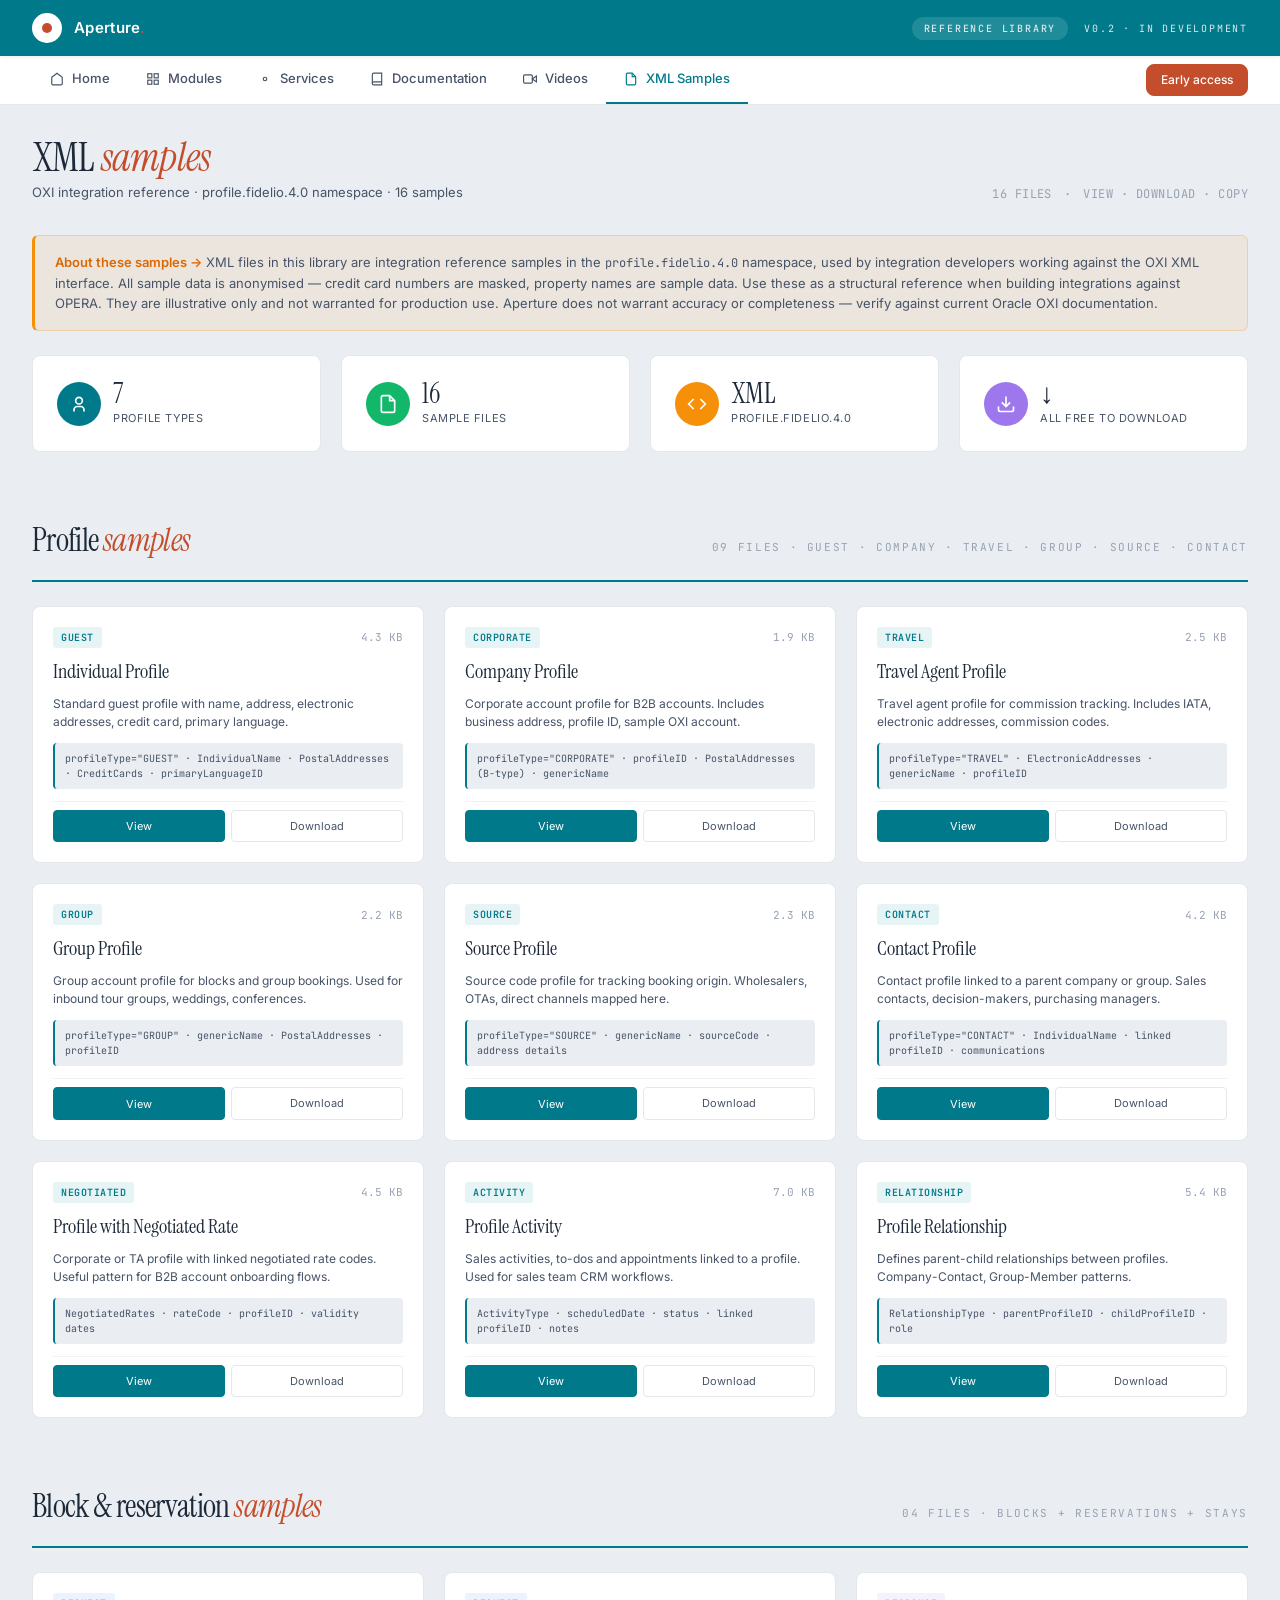
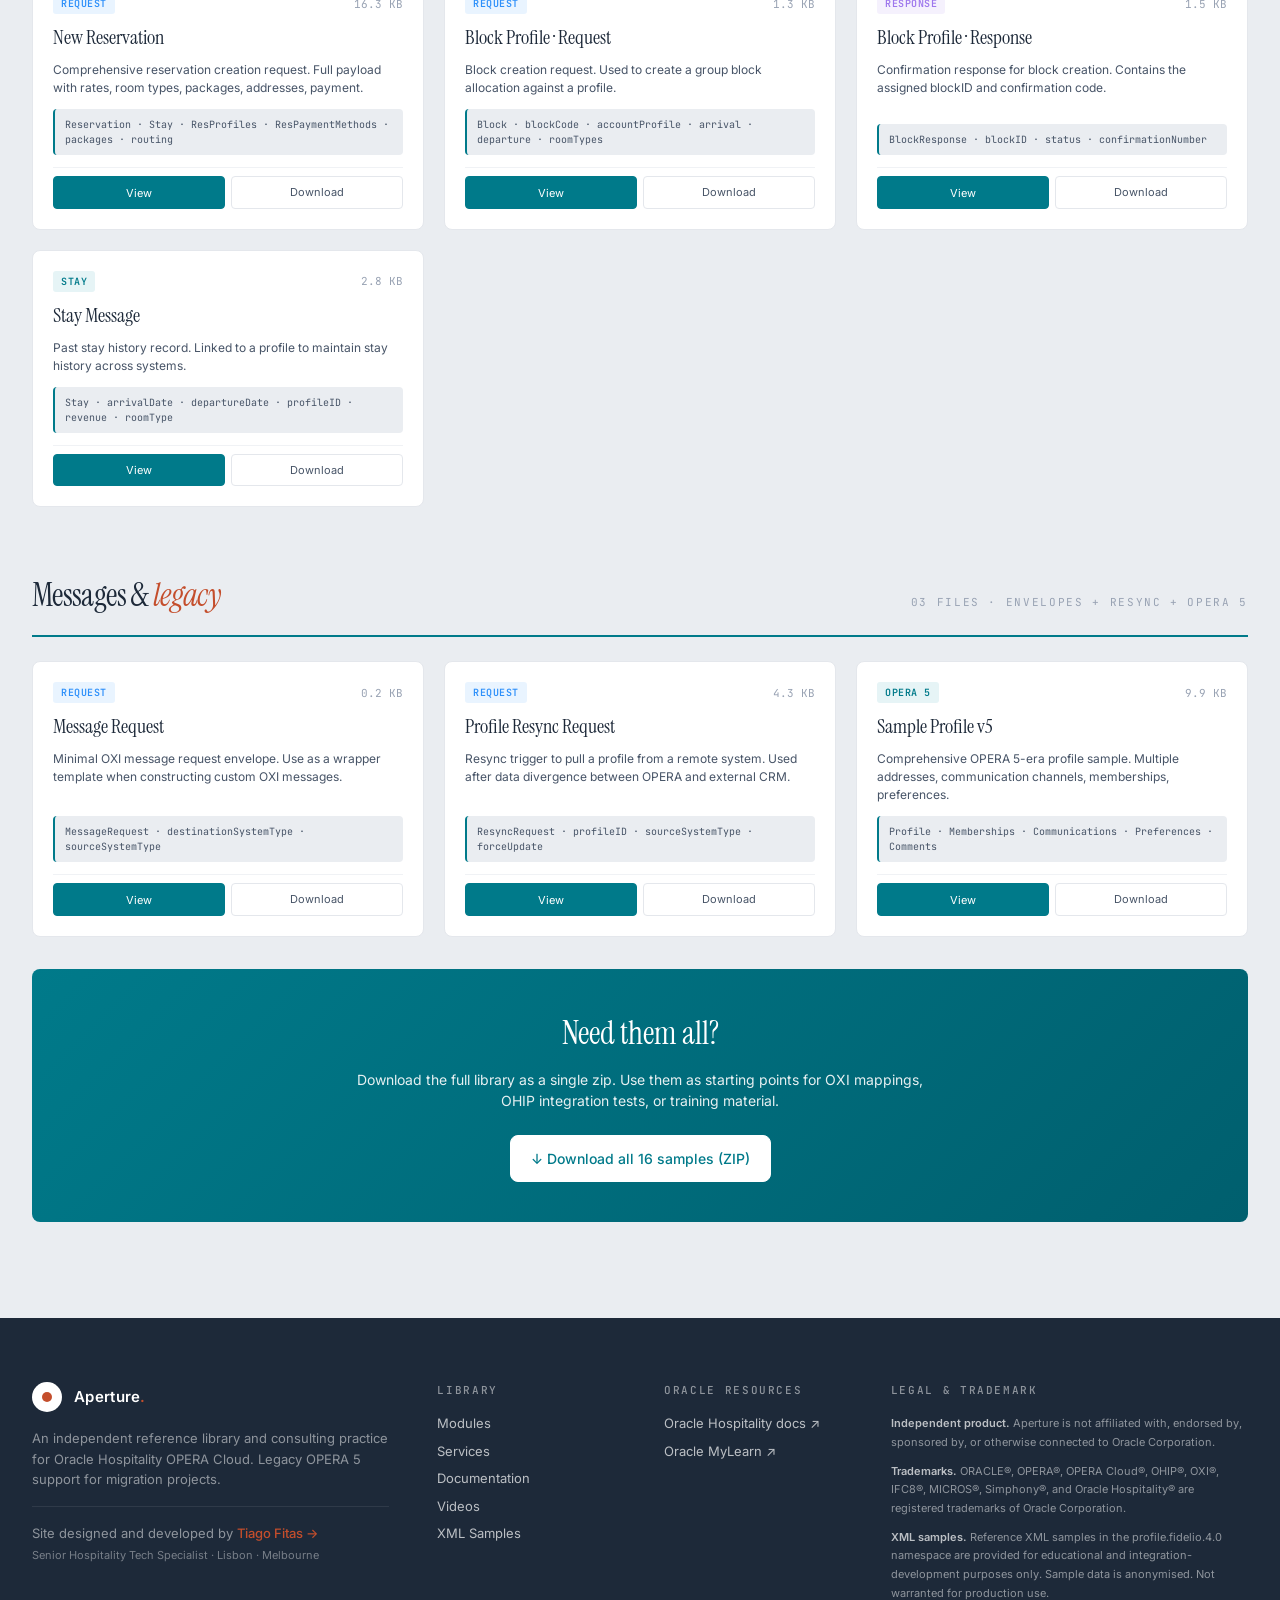
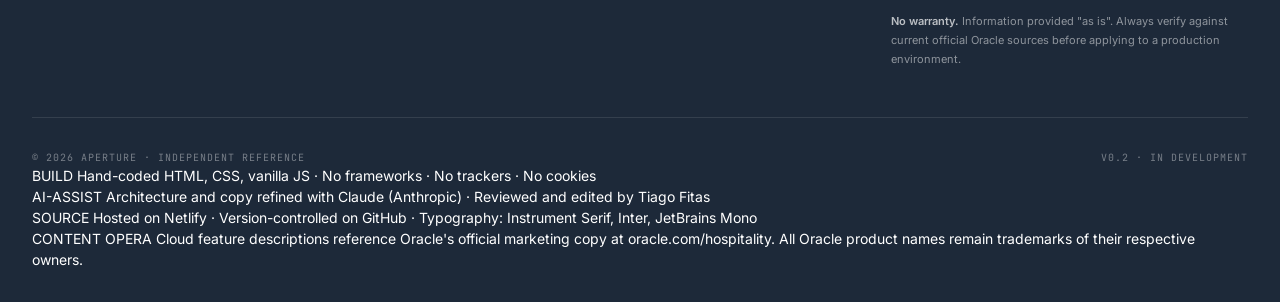
<file: xml-library.html>
<!DOCTYPE html>
<html lang="en">
<head>
<meta charset="UTF-8">
<meta name="viewport" content="width=device-width, initial-scale=1.0">
<title>XML Samples · Aperture</title>
<meta name="description" content="OXI integration XML samples in profile.fidelio.4.0 namespace. Profile, reservation, block, message request templates ready to download.">
<link rel="preconnect" href="https://fonts.googleapis.com">
<link href="https://fonts.googleapis.com/css2?family=Instrument+Serif&family=JetBrains+Mono:wght@400;500;600&family=Inter:wght@400;500;600;700&display=swap" rel="stylesheet">
<link rel="stylesheet" href="assets/styles.css">
</head>
<body>

<header class="topbar">
  <div class="topbar-inner">
    <a href="index.html" class="brand"><div class="brand-mark"></div><span class="name">Aperture<span class="dot">.</span></span></a>
    <div class="topbar-meta">
      <span class="pill">REFERENCE LIBRARY</span>
      <span>v0.2 · IN DEVELOPMENT</span>
    </div>
  </div>
</header>

<nav class="menubar">
  <div class="menubar-inner">
    <a href="index.html" class="menu-link"><svg viewBox="0 0 24 24" fill="none" stroke="currentColor" stroke-width="2"><path d="M3 9l9-7 9 7v11a2 2 0 01-2 2H5a2 2 0 01-2-2z"/></svg>Home</a>
    <a href="modules.html" class="menu-link"><svg viewBox="0 0 24 24" fill="none" stroke="currentColor" stroke-width="2"><rect x="3" y="3" width="7" height="7"/><rect x="14" y="3" width="7" height="7"/><rect x="3" y="14" width="7" height="7"/><rect x="14" y="14" width="7" height="7"/></svg>Modules</a>
    <a href="services.html" class="menu-link"><svg viewBox="0 0 24 24" fill="none" stroke="currentColor" stroke-width="2"><circle cx="12" cy="12" r="3"/></svg>Services</a>
    <a href="resources.html" class="menu-link"><svg viewBox="0 0 24 24" fill="none" stroke="currentColor" stroke-width="2"><path d="M4 19.5A2.5 2.5 0 016.5 17H20"/><path d="M6.5 2H20v20H6.5A2.5 2.5 0 014 19.5v-15A2.5 2.5 0 016.5 2z"/></svg>Documentation</a>
    <a href="videos.html" class="menu-link"><svg viewBox="0 0 24 24" fill="none" stroke="currentColor" stroke-width="2"><polygon points="23 7 16 12 23 17 23 7"/><rect x="1" y="5" width="15" height="14" rx="2"/></svg>Videos</a>
    <a href="xml-library.html" class="menu-link active"><svg viewBox="0 0 24 24" fill="none" stroke="currentColor" stroke-width="2"><path d="M14 2H6a2 2 0 00-2 2v16a2 2 0 002 2h12a2 2 0 002-2V8z"/><path d="M14 2v6h6"/></svg>XML Samples</a>
    <div class="menubar-actions">
      <a href="index.html#waitlist" class="btn btn-accent" style="padding: 6px 14px; font-size: 12px;">Early access</a>
    </div>
  </div>
</nav>

<div class="page">

  <div class="page-header">
    <div>
      <h1>XML <span class="accent">samples</span></h1>
      <p class="subtitle">OXI integration reference · profile.fidelio.4.0 namespace · 16 samples</p>
    </div>
    <div class="page-header-meta">
      <span>16 FILES</span>
      <span>·</span>
      <span>VIEW · DOWNLOAD · COPY</span>
    </div>
  </div>

  <div class="disclaimer">
    <strong>About these samples →</strong> XML files in this library are integration reference samples in the <span style="font-family: 'JetBrains Mono', monospace; font-size: 12px;">profile.fidelio.4.0</span> namespace, used by integration developers working against the OXI XML interface. All sample data is anonymised — credit card numbers are masked, property names are sample data. Use these as a structural reference when building integrations against OPERA. They are illustrative only and not warranted for production use. Aperture does not warrant accuracy or completeness — verify against current Oracle OXI documentation.
  </div>

  <!-- STAT TILES -->
  <div class="tiles">
    <div class="tile span-3">
      <div class="stat">
        <div class="stat-icon teal"><svg viewBox="0 0 24 24"><circle cx="12" cy="8" r="4"/><path d="M6 21v-2a4 4 0 014-4h4a4 4 0 014 4v2"/></svg></div>
        <div><div class="stat-num">7</div><div class="stat-label">Profile types</div></div>
      </div>
    </div>
    <div class="tile span-3">
      <div class="stat">
        <div class="stat-icon green"><svg viewBox="0 0 24 24"><path d="M14 2H6a2 2 0 00-2 2v16a2 2 0 002 2h12a2 2 0 002-2V8z M14 2v6h6"/></svg></div>
        <div><div class="stat-num">16</div><div class="stat-label">Sample files</div></div>
      </div>
    </div>
    <div class="tile span-3">
      <div class="stat">
        <div class="stat-icon orange"><svg viewBox="0 0 24 24"><polyline points="16 18 22 12 16 6"/><polyline points="8 6 2 12 8 18"/></svg></div>
        <div><div class="stat-num">XML</div><div class="stat-label">profile.fidelio.4.0</div></div>
      </div>
    </div>
    <div class="tile span-3">
      <div class="stat">
        <div class="stat-icon purple"><svg viewBox="0 0 24 24"><path d="M21 15v4a2 2 0 01-2 2H5a2 2 0 01-2-2v-4M7 10l5 5 5-5M12 15V3"/></svg></div>
        <div><div class="stat-num">↓</div><div class="stat-label">All free to download</div></div>
      </div>
    </div>
  </div>

  <!-- PROFILES -->
  <div class="section-head">
    <h2>Profile <span class="accent">samples</span></h2>
    <span class="count">09 FILES · GUEST · COMPANY · TRAVEL · GROUP · SOURCE · CONTACT</span>
  </div>
  <div class="tiles">

    <div class="tile span-4 xml-card" data-name="individual profile guest">
      <div class="head"><span class="tag">GUEST</span><span class="size">4.3 KB</span></div>
      <h4>Individual Profile</h4>
      <p class="desc">Standard guest profile with name, address, electronic addresses, credit card, primary language.</p>
      <div class="fields">profileType="GUEST" · IndividualName · PostalAddresses · CreditCards · primaryLanguageID</div>
      <div class="actions">
        <button class="xml-btn primary" onclick="viewXml('xml-library/Individual_Profile.xml', 'Individual Profile')">View</button>
        <a class="xml-btn" href="xml-library/Individual_Profile.xml" download>Download</a>
      </div>
    </div>

    <div class="tile span-4 xml-card" data-name="company profile corporate">
      <div class="head"><span class="tag">CORPORATE</span><span class="size">1.9 KB</span></div>
      <h4>Company Profile</h4>
      <p class="desc">Corporate account profile for B2B accounts. Includes business address, profile ID, sample OXI account.</p>
      <div class="fields">profileType="CORPORATE" · profileID · PostalAddresses (B-type) · genericName</div>
      <div class="actions">
        <button class="xml-btn primary" onclick="viewXml('xml-library/Company_Profile.xml', 'Company Profile')">View</button>
        <a class="xml-btn" href="xml-library/Company_Profile.xml" download>Download</a>
      </div>
    </div>

    <div class="tile span-4 xml-card" data-name="travel agent ta profile">
      <div class="head"><span class="tag">TRAVEL</span><span class="size">2.5 KB</span></div>
      <h4>Travel Agent Profile</h4>
      <p class="desc">Travel agent profile for commission tracking. Includes IATA, electronic addresses, commission codes.</p>
      <div class="fields">profileType="TRAVEL" · ElectronicAddresses · genericName · profileID</div>
      <div class="actions">
        <button class="xml-btn primary" onclick="viewXml('xml-library/Travel_Agent_Profile.xml', 'Travel Agent Profile')">View</button>
        <a class="xml-btn" href="xml-library/Travel_Agent_Profile.xml" download>Download</a>
      </div>
    </div>

    <div class="tile span-4 xml-card" data-name="group profile">
      <div class="head"><span class="tag">GROUP</span><span class="size">2.2 KB</span></div>
      <h4>Group Profile</h4>
      <p class="desc">Group account profile for blocks and group bookings. Used for inbound tour groups, weddings, conferences.</p>
      <div class="fields">profileType="GROUP" · genericName · PostalAddresses · profileID</div>
      <div class="actions">
        <button class="xml-btn primary" onclick="viewXml('xml-library/Group_Profile.xml', 'Group Profile')">View</button>
        <a class="xml-btn" href="xml-library/Group_Profile.xml" download>Download</a>
      </div>
    </div>

    <div class="tile span-4 xml-card" data-name="source profile">
      <div class="head"><span class="tag">SOURCE</span><span class="size">2.3 KB</span></div>
      <h4>Source Profile</h4>
      <p class="desc">Source code profile for tracking booking origin. Wholesalers, OTAs, direct channels mapped here.</p>
      <div class="fields">profileType="SOURCE" · genericName · sourceCode · address details</div>
      <div class="actions">
        <button class="xml-btn primary" onclick="viewXml('xml-library/Source_Profile.xml', 'Source Profile')">View</button>
        <a class="xml-btn" href="xml-library/Source_Profile.xml" download>Download</a>
      </div>
    </div>

    <div class="tile span-4 xml-card" data-name="contact profile">
      <div class="head"><span class="tag">CONTACT</span><span class="size">4.2 KB</span></div>
      <h4>Contact Profile</h4>
      <p class="desc">Contact profile linked to a parent company or group. Sales contacts, decision-makers, purchasing managers.</p>
      <div class="fields">profileType="CONTACT" · IndividualName · linked profileID · communications</div>
      <div class="actions">
        <button class="xml-btn primary" onclick="viewXml('xml-library/Contact_Profile.xml', 'Contact Profile')">View</button>
        <a class="xml-btn" href="xml-library/Contact_Profile.xml" download>Download</a>
      </div>
    </div>

    <div class="tile span-4 xml-card" data-name="profile negotiated rate">
      <div class="head"><span class="tag">NEGOTIATED</span><span class="size">4.5 KB</span></div>
      <h4>Profile with Negotiated Rate</h4>
      <p class="desc">Corporate or TA profile with linked negotiated rate codes. Useful pattern for B2B account onboarding flows.</p>
      <div class="fields">NegotiatedRates · rateCode · profileID · validity dates</div>
      <div class="actions">
        <button class="xml-btn primary" onclick="viewXml('xml-library/Profile_With_Negotiated_Rate.xml', 'Profile with Negotiated Rate')">View</button>
        <a class="xml-btn" href="xml-library/Profile_With_Negotiated_Rate.xml" download>Download</a>
      </div>
    </div>

    <div class="tile span-4 xml-card" data-name="profile activity sales">
      <div class="head"><span class="tag">ACTIVITY</span><span class="size">7.0 KB</span></div>
      <h4>Profile Activity</h4>
      <p class="desc">Sales activities, to-dos and appointments linked to a profile. Used for sales team CRM workflows.</p>
      <div class="fields">ActivityType · scheduledDate · status · linked profileID · notes</div>
      <div class="actions">
        <button class="xml-btn primary" onclick="viewXml('xml-library/Profile_Activity.xml', 'Profile Activity')">View</button>
        <a class="xml-btn" href="xml-library/Profile_Activity.xml" download>Download</a>
      </div>
    </div>

    <div class="tile span-4 xml-card" data-name="profile relationship">
      <div class="head"><span class="tag">RELATIONSHIP</span><span class="size">5.4 KB</span></div>
      <h4>Profile Relationship</h4>
      <p class="desc">Defines parent-child relationships between profiles. Company-Contact, Group-Member patterns.</p>
      <div class="fields">RelationshipType · parentProfileID · childProfileID · role</div>
      <div class="actions">
        <button class="xml-btn primary" onclick="viewXml('xml-library/Profile_New_Relationship.xml', 'Profile Relationship')">View</button>
        <a class="xml-btn" href="xml-library/Profile_New_Relationship.xml" download>Download</a>
      </div>
    </div>

  </div>

  <!-- BLOCKS + RESERVATIONS -->
  <div class="section-head">
    <h2>Block & reservation <span class="accent">samples</span></h2>
    <span class="count">04 FILES · BLOCKS + RESERVATIONS + STAYS</span>
  </div>
  <div class="tiles">

    <div class="tile span-4 xml-card" data-name="new reservation">
      <div class="head"><span class="tag req">REQUEST</span><span class="size">16.3 KB</span></div>
      <h4>New Reservation</h4>
      <p class="desc">Comprehensive reservation creation request. Full payload with rates, room types, packages, addresses, payment.</p>
      <div class="fields">Reservation · Stay · ResProfiles · ResPaymentMethods · packages · routing</div>
      <div class="actions">
        <button class="xml-btn primary" onclick="viewXml('xml-library/New_Reservation.xml', 'New Reservation')">View</button>
        <a class="xml-btn" href="xml-library/New_Reservation.xml" download>Download</a>
      </div>
    </div>

    <div class="tile span-4 xml-card" data-name="block profile request">
      <div class="head"><span class="tag req">REQUEST</span><span class="size">1.3 KB</span></div>
      <h4>Block Profile · Request</h4>
      <p class="desc">Block creation request. Used to create a group block allocation against a profile.</p>
      <div class="fields">Block · blockCode · accountProfile · arrival · departure · roomTypes</div>
      <div class="actions">
        <button class="xml-btn primary" onclick="viewXml('xml-library/Block_Profile.xml', 'Block Profile Request')">View</button>
        <a class="xml-btn" href="xml-library/Block_Profile.xml" download>Download</a>
      </div>
    </div>

    <div class="tile span-4 xml-card" data-name="block profile response">
      <div class="head"><span class="tag res">RESPONSE</span><span class="size">1.5 KB</span></div>
      <h4>Block Profile · Response</h4>
      <p class="desc">Confirmation response for block creation. Contains the assigned blockID and confirmation code.</p>
      <div class="fields">BlockResponse · blockID · status · confirmationNumber</div>
      <div class="actions">
        <button class="xml-btn primary" onclick="viewXml('xml-library/Block_Profile_Response.xml', 'Block Profile Response')">View</button>
        <a class="xml-btn" href="xml-library/Block_Profile_Response.xml" download>Download</a>
      </div>
    </div>

    <div class="tile span-4 xml-card" data-name="stay message">
      <div class="head"><span class="tag">STAY</span><span class="size">2.8 KB</span></div>
      <h4>Stay Message</h4>
      <p class="desc">Past stay history record. Linked to a profile to maintain stay history across systems.</p>
      <div class="fields">Stay · arrivalDate · departureDate · profileID · revenue · roomType</div>
      <div class="actions">
        <button class="xml-btn primary" onclick="viewXml('xml-library/Stay_Message.xml', 'Stay Message')">View</button>
        <a class="xml-btn" href="xml-library/Stay_Message.xml" download>Download</a>
      </div>
    </div>

  </div>

  <!-- MESSAGES + LEGACY -->
  <div class="section-head">
    <h2>Messages & <span class="accent">legacy</span></h2>
    <span class="count">03 FILES · ENVELOPES + RESYNC + OPERA 5</span>
  </div>
  <div class="tiles">

    <div class="tile span-4 xml-card" data-name="message request">
      <div class="head"><span class="tag req">REQUEST</span><span class="size">0.2 KB</span></div>
      <h4>Message Request</h4>
      <p class="desc">Minimal OXI message request envelope. Use as a wrapper template when constructing custom OXI messages.</p>
      <div class="fields">MessageRequest · destinationSystemType · sourceSystemType</div>
      <div class="actions">
        <button class="xml-btn primary" onclick="viewXml('xml-library/Message_Request.xml', 'Message Request')">View</button>
        <a class="xml-btn" href="xml-library/Message_Request.xml" download>Download</a>
      </div>
    </div>

    <div class="tile span-4 xml-card" data-name="profile resync request">
      <div class="head"><span class="tag req">REQUEST</span><span class="size">4.3 KB</span></div>
      <h4>Profile Resync Request</h4>
      <p class="desc">Resync trigger to pull a profile from a remote system. Used after data divergence between OPERA and external CRM.</p>
      <div class="fields">ResyncRequest · profileID · sourceSystemType · forceUpdate</div>
      <div class="actions">
        <button class="xml-btn primary" onclick="viewXml('xml-library/Profile_Resync_Request.xml', 'Profile Resync Request')">View</button>
        <a class="xml-btn" href="xml-library/Profile_Resync_Request.xml" download>Download</a>
      </div>
    </div>

    <div class="tile span-4 xml-card" data-name="sample profile v5 opera 5">
      <div class="head"><span class="tag">OPERA 5</span><span class="size">9.9 KB</span></div>
      <h4>Sample Profile v5</h4>
      <p class="desc">Comprehensive OPERA 5-era profile sample. Multiple addresses, communication channels, memberships, preferences.</p>
      <div class="fields">Profile · Memberships · Communications · Preferences · Comments</div>
      <div class="actions">
        <button class="xml-btn primary" onclick="viewXml('xml-library/Sample_Profile_v5.xml', 'Sample Profile v5')">View</button>
        <a class="xml-btn" href="xml-library/Sample_Profile_v5.xml" download>Download</a>
      </div>
    </div>

  </div>

  <!-- DOWNLOAD ALL -->
  <div class="tile span-12" style="background: linear-gradient(135deg, var(--teal) 0%, var(--teal-dark) 100%); color: white; padding: 40px; text-align: center; border: none; margin-top: 24px;">
    <h3 style="font-family: 'Instrument Serif', Georgia, serif; font-size: 32px; margin-bottom: 12px; font-weight: 400;">Need them all?</h3>
    <p style="font-size: 14px; opacity: 0.9; margin-bottom: 24px; max-width: 600px; margin-left: auto; margin-right: auto;">Download the full library as a single zip. Use them as starting points for OXI mappings, OHIP integration tests, or training material.</p>
    <a href="xml-library.zip" download class="btn" style="background: white; color: var(--teal); border-color: white;">↓ Download all 16 samples (ZIP)</a>
  </div>

</div>

<!-- VIEW MODAL -->
<div class="modal-bg" id="xmlModal" onclick="if(event.target.id==='xmlModal')closeXml()">
  <div class="modal">
    <div class="modal-head">
      <h3 id="modalTitle">Sample</h3>
      <div style="display: flex; gap: 8px;">
        <button class="xml-btn" onclick="copyXml()">Copy</button>
        <button class="modal-close" onclick="closeXml()">×</button>
      </div>
    </div>
    <div class="modal-body"><pre id="modalContent">Loading...</pre></div>
  </div>
</div>

<footer class="footer">
  <div class="footer-inner">
    <div class="footer-grid">
      <div class="footer-brand">
        <a href="index.html" class="brand"><div class="brand-mark"></div><span class="name">Aperture<span class="dot">.</span></span></a>
        <p class="blurb">An independent reference library and consulting practice for Oracle Hospitality OPERA Cloud. Legacy OPERA 5 support for migration projects.</p>
        <p class="blurb" style="margin-top: 16px; padding-top: 16px; border-top: 1px solid rgba(255,255,255,0.08);">Site designed and developed by <a href="https://www.linkedin.com/in/tiagofitas76/" target="_blank" rel="noopener" style="color: var(--accent); text-decoration: none; font-weight: 500;">Tiago Fitas →</a><br><span style="font-size: 11px; color: rgba(255,255,255,0.4);">Senior Hospitality Tech Specialist · Lisbon &middot; Melbourne</span></p>
      </div>
      <div>
        <h4>Library</h4>
        <ul>
          <li><a href="modules.html">Modules</a></li>
          <li><a href="services.html">Services</a></li>
          <li><a href="resources.html">Documentation</a></li>
          <li><a href="videos.html">Videos</a></li>
          <li><a href="xml-library.html">XML Samples</a></li>
        </ul>
      </div>
      <div>
        <h4>Oracle Resources</h4>
        <ul>
          <li><a href="https://docs.oracle.com/en/industries/hospitality/" target="_blank" rel="noopener">Oracle Hospitality docs ↗</a></li>
          <li><a href="https://learn.oracle.com" target="_blank" rel="noopener">Oracle MyLearn ↗</a></li>
        </ul>
      </div>
      <div>
        <h4>Legal & Trademark</h4>
        <div class="footer-legal">
          <p><strong>Independent product.</strong> Aperture is not affiliated with, endorsed by, sponsored by, or otherwise connected to Oracle Corporation.</p>
          <p><strong>Trademarks.</strong> ORACLE®, OPERA®, OPERA Cloud®, OHIP®, OXI®, IFC8®, MICROS®, Simphony®, and Oracle Hospitality® are registered trademarks of Oracle Corporation.</p>
          <p><strong>XML samples.</strong> Reference XML samples in the profile.fidelio.4.0 namespace are provided for educational and integration-development purposes only. Sample data is anonymised. Not warranted for production use.</p>
          <p><strong>No warranty.</strong> Information provided "as is". Always verify against current official Oracle sources before applying to a production environment.</p>
        </div>
      </div>
    </div>
    <div class="footer-bottom">
      <div>© 2026 APERTURE · INDEPENDENT REFERENCE</div>
      <div>v0.2 · IN DEVELOPMENT</div>
    </div>
    <div class="footer-credits">
      <div class="credits-line">
        <span class="credits-label">BUILD</span>
        <span>Hand-coded HTML, CSS, vanilla JS &middot; No frameworks &middot; No trackers &middot; No cookies</span>
      </div>
      <div class="credits-line">
        <span class="credits-label">AI-ASSIST</span>
        <span>Architecture and copy refined with <a href="https://www.anthropic.com/claude" target="_blank" rel="noopener">Claude (Anthropic)</a> &middot; Reviewed and edited by Tiago Fitas</span>
      </div>
      <div class="credits-line">
        <span class="credits-label">SOURCE</span>
        <span>Hosted on <a href="https://www.netlify.com" target="_blank" rel="noopener">Netlify</a> &middot; Version-controlled on <a href="https://github.com/austugal" target="_blank" rel="noopener">GitHub</a> &middot; Typography: Instrument Serif, Inter, JetBrains Mono</span>
      </div>
      <div class="credits-line">
        <span class="credits-label">CONTENT</span>
        <span>OPERA Cloud feature descriptions reference Oracle's official marketing copy at oracle.com/hospitality. All Oracle product names remain trademarks of their respective owners.</span>
      </div>
    </div>

  </div>
</footer>

<script>
var currentXml = '';
function viewXml(path, title) {
  document.getElementById('modalTitle').textContent = title;
  document.getElementById('modalContent').textContent = 'Loading...';
  document.getElementById('xmlModal').classList.add('open');
  fetch(path).then(function(r){ return r.text(); }).then(function(t){
    currentXml = t;
    document.getElementById('modalContent').textContent = t;
  }).catch(function(){
    document.getElementById('modalContent').textContent = 'Could not load file. Try Download instead.';
  });
}
function closeXml() { document.getElementById('xmlModal').classList.remove('open'); }
function copyXml() {
  navigator.clipboard.writeText(currentXml).then(function(){ alert('XML copied to clipboard'); });
}
document.addEventListener('keydown', function(e) { if (e.key === 'Escape') closeXml(); });
</script>

</body>
</html>
</file>
<file: assets/styles.css>
:root {
  --bg: #eaedf1;
  --surface: #ffffff;
  --ink: #1d2939;
  --ink-soft: #475467;
  --muted: #98a2b3;
  --line: #e4e7ec;
  --line-soft: #f0f2f5;
  --teal: #007a8a;
  --teal-dark: #005f6e;
  --teal-soft: #e6f4f6;
  --stat-green: #12b76a;
  --stat-blue: #2e90fa;
  --stat-red: #f04438;
  --stat-orange: #f79009;
  --stat-purple: #9e77ed;
  --stat-amber: #dc6803;
  --accent: #c44e2c;
  --accent-soft: #fef0e9;
}

* { box-sizing: border-box; margin: 0; padding: 0; }
html, body {
  background: var(--bg);
  color: var(--ink);
  font-family: 'Inter', -apple-system, BlinkMacSystemFont, sans-serif;
  font-size: 14px;
  line-height: 1.5;
  -webkit-font-smoothing: antialiased;
}
body { min-height: 100vh; }
/* Lock scroll while intro is visible (mobile fix) */
body.intro-active { overflow: hidden; height: 100vh; }
a { color: inherit; text-decoration: none; }
.serif { font-family: 'Instrument Serif', Georgia, serif; font-weight: 400; }
.mono { font-family: 'JetBrains Mono', ui-monospace, monospace; }

/* CINEMATIC BOOT INTRO - matches library background, deeper tone */
#intro {
  position: fixed; inset: 0;
  background: #e1e5ea;
  z-index: 9999;
  overflow: hidden;
  transition: opacity 0.8s ease;
  font-family: 'JetBrains Mono', monospace;
  color: #1d2939;
}
#intro.fading { opacity: 0; pointer-events: none; }

#intro::before {
  content: '';
  position: absolute; inset: 0;
  background:
    radial-gradient(circle at 50% 50%, rgba(196,78,44,0.07) 0%, transparent 60%),
    radial-gradient(circle at 80% 20%, rgba(0,122,138,0.06) 0%, transparent 50%),
    linear-gradient(180deg, #e1e5ea 0%, #d4d9df 100%);
  pointer-events: none;
}

#intro::after {
  content: '';
  position: absolute; inset: 0;
  background-image:
    linear-gradient(rgba(0,0,0,0.025) 1px, transparent 1px),
    linear-gradient(90deg, rgba(0,0,0,0.025) 1px, transparent 1px);
  background-size: 40px 40px;
  pointer-events: none;
}

/* TOP BAR INSIDE INTRO */
.boot-topbar {
  position: absolute; top: 0; left: 0; right: 0;
  padding: 24px 32px;
  display: flex;
  justify-content: space-between;
  align-items: center;
  font-size: 10px;
  letter-spacing: 0.2em;
  text-transform: uppercase;
  color: rgba(29,41,57,0.5);
  z-index: 2;
  border-bottom: 1px solid rgba(29,41,57,0.08);
}
.boot-topbar .left, .boot-topbar .right { display: flex; gap: 24px; align-items: center; }
.boot-topbar .accent { color: #c44e2c; font-weight: 600; }
.boot-topbar #boot-clock { color: #1d2939; font-weight: 500; letter-spacing: 0.15em; }

/* CENTRE STAGE */
.boot-stage {
  position: relative;
  min-height: 100vh;
  display: grid;
  grid-template-columns: 1fr 1fr 1fr;
  align-items: center;
  padding: 80px 48px 48px;
  z-index: 1;
}

.boot-left {
  font-size: 10px;
  letter-spacing: 0.18em;
  text-transform: uppercase;
  color: rgba(29,41,57,0.5);
  line-height: 2;
}
.boot-left .label { color: rgba(29,41,57,0.4); display: block; margin-top: 16px; margin-bottom: 4px; font-size: 9px; }
.boot-left .value { color: #1d2939; font-weight: 500; letter-spacing: 0.12em; display: block; }
.boot-left .value.accent { color: #c44e2c; font-weight: 600; }

/* GLOBE CENTRE */
.boot-centre {
  display: flex;
  flex-direction: column;
  align-items: center;
  justify-content: center;
  gap: 32px;
}
#boot-globe {
  width: 320px; height: 320px;
  filter: drop-shadow(0 0 24px rgba(196,78,44,0.18));
}

.boot-brand {
  text-align: center;
}
.boot-brand-name {
  font-family: 'Instrument Serif', Georgia, serif;
  font-size: 56px;
  line-height: 1;
  color: #1d2939;
  letter-spacing: -0.02em;
  font-weight: 400;
}
.boot-brand-name .dot { color: #c44e2c; }
.boot-brand-tag {
  font-family: 'JetBrains Mono', monospace;
  font-size: 10px;
  letter-spacing: 0.32em;
  color: rgba(29,41,57,0.5);
  text-transform: uppercase;
  margin-top: 12px;
}

/* RIGHT - STATUS LIST */
.boot-right {
  display: flex;
  flex-direction: column;
  align-items: flex-end;
  gap: 12px;
}
.boot-status-head {
  font-size: 10px;
  letter-spacing: 0.2em;
  color: rgba(29,41,57,0.4);
  text-transform: uppercase;
  margin-bottom: 8px;
  width: 100%;
  text-align: right;
  padding-bottom: 8px;
  border-bottom: 1px solid rgba(29,41,57,0.1);
}
#status-list {
  width: 100%;
  display: flex;
  flex-direction: column;
  gap: 8px;
}
.status-line {
  display: grid;
  grid-template-columns: 14px 1fr auto;
  gap: 10px;
  align-items: center;
  font-size: 10px;
  letter-spacing: 0.08em;
  color: rgba(29,41,57,0.4);
  opacity: 0;
  transform: translateX(20px);
  transition: opacity 0.3s ease, transform 0.3s ease;
}
.status-line.active {
  opacity: 1;
  transform: translateX(0);
  color: rgba(29,41,57,0.85);
}
.status-line .status-dot {
  width: 6px; height: 6px;
  border-radius: 50%;
  background: rgba(29,41,57,0.2);
  transition: background 0.3s ease, box-shadow 0.3s ease;
}
.status-line.active .status-dot {
  background: #12b76a;
  box-shadow: 0 0 8px rgba(18,183,106,0.6);
}
.status-line .status-txt { text-align: left; }
.status-line .status-ok {
  font-size: 9px;
  font-weight: 600;
  letter-spacing: 0.15em;
  color: #12b76a;
  opacity: 0;
  transition: opacity 0.3s ease 0.1s;
}
.status-line.active .status-ok { opacity: 1; }
.status-line.done .status-dot { background: #c44e2c; box-shadow: 0 0 12px rgba(196,78,44,0.7); }
.status-line.done .status-ok { color: #c44e2c; }
.status-line.done { color: #1d2939; font-weight: 500; }

/* BOTTOM BAR - SYSTEM INFO + ENTER */
.boot-bottom {
  position: absolute;
  bottom: 0; left: 0; right: 0;
  padding: 24px 32px;
  display: flex;
  justify-content: space-between;
  align-items: center;
  border-top: 1px solid rgba(29,41,57,0.08);
  z-index: 2;
  background: rgba(225,229,234,0.85);
  backdrop-filter: blur(8px);
}
.boot-system-info {
  font-size: 9px;
  letter-spacing: 0.18em;
  text-transform: uppercase;
  color: rgba(29,41,57,0.5);
  line-height: 1.7;
}

.intro-enter {
  background: #007a8a;
  color: white;
  border: none;
  padding: 16px 36px;
  font-family: 'Inter', sans-serif;
  font-size: 13px;
  font-weight: 600;
  letter-spacing: 0.08em;
  border-radius: 999px;
  cursor: pointer;
  transition: all 0.25s ease;
  display: inline-flex;
  align-items: center;
  gap: 12px;
  text-transform: uppercase;
  opacity: 0.3;
  pointer-events: none;
}
.intro-enter.ready {
  opacity: 1;
  pointer-events: auto;
  animation: enterReady 1.6s ease-in-out infinite;
}
.intro-enter:hover {
  background: #005f6e;
  transform: translateY(-2px);
  box-shadow: 0 12px 32px rgba(0,122,138,0.35);
}
.intro-enter:disabled { cursor: not-allowed; }
.intro-pulse {
  width: 8px; height: 8px;
  border-radius: 50%;
  background: #12b76a;
}
.intro-enter.ready .intro-pulse {
  animation: dotpulse 1.6s infinite;
}
@keyframes dotpulse {
  0% { box-shadow: 0 0 0 0 rgba(18,183,106,0.7); }
  70% { box-shadow: 0 0 0 10px rgba(18,183,106,0); }
  100% { box-shadow: 0 0 0 0 rgba(18,183,106,0); }
}
@keyframes enterReady {
  0%, 100% { box-shadow: 0 0 0 0 rgba(0,122,138,0.4); }
  50% { box-shadow: 0 0 0 12px rgba(0,122,138,0); }
}

/* RESPONSIVE */
@media (max-width: 900px) {
  .boot-stage { grid-template-columns: 1fr; gap: 32px; padding: 80px 24px 100px; }
  .boot-left, .boot-right { align-items: center; text-align: center; }
  .boot-right { align-items: stretch; }
  #boot-globe { width: 240px; height: 240px; }
  .boot-brand-name { font-size: 42px; }
  .boot-bottom { flex-direction: column; gap: 16px; padding: 16px; }
  .boot-system-info { text-align: center; font-size: 8px; }
}

.topbar {
  background: var(--teal); color: white;
  position: sticky; top: 0; z-index: 50;
  box-shadow: 0 1px 3px rgba(0,0,0,0.08);
}
.topbar-inner {
  max-width: 1400px; margin: 0 auto;
  padding: 0 32px; height: 56px;
  display: flex; align-items: center; justify-content: space-between;
}
.brand {
  display: flex; align-items: center; gap: 12px;
  font-weight: 600; font-size: 15px;
  letter-spacing: 0.02em;
}
.brand-mark {
  width: 30px; height: 30px;
  border-radius: 50%;
  background: white;
  display: flex; align-items: center; justify-content: center;
}
.brand-mark::before {
  content: ''; width: 10px; height: 10px;
  background: var(--accent);
  border-radius: 50%;
}
.brand .name { color: white; }
.brand .name .dot { color: var(--accent); }

.topbar-meta {
  font-family: 'JetBrains Mono', monospace;
  font-size: 10px;
  letter-spacing: 0.18em;
  text-transform: uppercase;
  opacity: 0.85;
  display: flex; align-items: center; gap: 16px;
}
.topbar-meta .pill {
  padding: 4px 12px;
  background: rgba(255,255,255,0.15);
  border-radius: 999px;
  font-weight: 500;
}

.menubar {
  background: white;
  border-bottom: 1px solid var(--line);
  position: sticky; top: 56px; z-index: 49;
}
.menubar-inner {
  max-width: 1400px; margin: 0 auto;
  padding: 0 32px;
  display: flex; align-items: center;
  height: 48px;
  overflow-x: auto;
  scrollbar-width: none;
}
.menubar-inner::-webkit-scrollbar { display: none; }
.menu-link {
  padding: 0 18px; height: 48px;
  display: flex; align-items: center; gap: 8px;
  font-size: 13px; font-weight: 500;
  color: var(--ink-soft);
  border-bottom: 2px solid transparent;
  transition: all 0.15s ease;
  white-space: nowrap;
}
.menu-link:hover { color: var(--teal); background: var(--teal-soft); }
.menu-link.active { color: var(--teal); border-bottom-color: var(--teal); }
.menu-link svg { width: 14px; height: 14px; flex-shrink: 0; }
.menubar-actions { margin-left: auto; display: flex; gap: 8px; align-items: center; }

.page { max-width: 1400px; margin: 0 auto; padding: 32px; }

.page-header {
  display: flex; justify-content: space-between;
  align-items: flex-end;
  margin-bottom: 32px;
  flex-wrap: wrap; gap: 16px;
}
.page-header h1 {
  font-family: 'Instrument Serif', Georgia, serif;
  font-size: 40px; line-height: 1; font-weight: 400;
  letter-spacing: -0.02em; margin-bottom: 6px;
}
.page-header h1 .accent { color: var(--accent); font-style: italic; }
.page-header .subtitle { font-size: 13px; color: var(--ink-soft); }
.page-header-meta {
  display: flex; gap: 12px; align-items: center;
  font-size: 12px; color: var(--muted);
  font-family: 'JetBrains Mono', monospace;
  letter-spacing: 0.04em;
}

.tiles {
  display: grid;
  grid-template-columns: repeat(12, 1fr);
  gap: 20px;
  margin-bottom: 32px;
}
.tile {
  grid-column: span 4;
  background: var(--surface);
  border: 1px solid var(--line);
  border-radius: 8px;
  padding: 24px;
  transition: all 0.2s ease;
}
.tile.span-3 { grid-column: span 3; }
.tile.span-4 { grid-column: span 4; }
.tile.span-6 { grid-column: span 6; }
.tile.span-8 { grid-column: span 8; }
.tile.span-12 { grid-column: span 12; }
.tile:hover {
  border-color: var(--teal);
  box-shadow: 0 4px 16px rgba(0,122,138,0.08);
}

.stats { display: flex; gap: 24px; align-items: center; flex-wrap: wrap; }
.stat { display: flex; align-items: center; gap: 12px; flex: 1; min-width: 100px; }
.stat-icon {
  width: 44px; height: 44px;
  border-radius: 50%;
  display: flex; align-items: center; justify-content: center;
  color: white; flex-shrink: 0;
}
.stat-icon svg { width: 20px; height: 20px; stroke: white; fill: none; stroke-width: 2; }
.stat-icon.green { background: var(--stat-green); }
.stat-icon.blue { background: var(--stat-blue); }
.stat-icon.red { background: var(--stat-red); }
.stat-icon.orange { background: var(--stat-orange); }
.stat-icon.purple { background: var(--stat-purple); }
.stat-icon.teal { background: var(--teal); }
.stat-num {
  font-family: 'Instrument Serif', Georgia, serif;
  font-size: 28px; line-height: 1; color: var(--ink);
}
.stat-label {
  font-size: 11px; color: var(--ink-soft);
  text-transform: uppercase;
  letter-spacing: 0.05em; margin-top: 2px;
}

.module-tile {
  background: var(--surface);
  border: 1px solid var(--line);
  border-radius: 8px;
  padding: 24px;
  transition: all 0.2s ease;
  display: flex; flex-direction: column;
  gap: 14px; height: 100%;
}
.module-tile:hover {
  border-color: var(--teal);
  transform: translateY(-2px);
  box-shadow: 0 8px 24px rgba(0,122,138,0.08);
}
.module-tile .head { display: flex; align-items: center; gap: 12px; }
.module-tile .icon {
  width: 40px; height: 40px;
  border-radius: 50%;
  display: flex; align-items: center; justify-content: center;
  flex-shrink: 0; color: white;
}
.module-tile .icon svg { width: 18px; height: 18px; stroke: white; fill: none; stroke-width: 2; }
.module-tile .icon.green { background: var(--stat-green); }
.module-tile .icon.blue { background: var(--stat-blue); }
.module-tile .icon.red { background: var(--stat-red); }
.module-tile .icon.orange { background: var(--stat-orange); }
.module-tile .icon.purple { background: var(--stat-purple); }
.module-tile .icon.teal { background: var(--teal); }
.module-tile .icon.amber { background: var(--stat-amber); }
.module-tile .icon.dark { background: var(--ink); }
.module-tile h3 { font-size: 16px; font-weight: 600; color: var(--ink); line-height: 1.2; }
.module-tile .menu-path {
  font-family: 'JetBrains Mono', monospace;
  font-size: 11px;
  color: var(--teal);
  background: var(--teal-soft);
  padding: 6px 10px;
  border-radius: 4px;
  letter-spacing: 0.02em;
  border-left: 2px solid var(--teal);
}
.module-tile .desc {
  font-size: 13px; color: var(--ink-soft);
  line-height: 1.55; flex: 1;
}
.module-tile ul { list-style: none; font-size: 12px; color: var(--ink-soft); }
.module-tile ul li {
  padding: 3px 0 3px 16px;
  position: relative; line-height: 1.5;
}
.module-tile ul li::before {
  content: '→';
  position: absolute; left: 0;
  color: var(--teal);
}
.module-tile .foot {
  display: flex; justify-content: space-between; align-items: center;
  padding-top: 12px;
  border-top: 1px solid var(--line-soft);
  font-family: 'JetBrains Mono', monospace;
  font-size: 10px;
  text-transform: uppercase;
  letter-spacing: 0.1em;
  color: var(--muted);
}
.module-tile .foot .badge { color: var(--teal); font-weight: 600; }
.module-tile .foot .badge.upcoming { color: var(--stat-orange); }

.section-head {
  display: flex; justify-content: space-between; align-items: baseline;
  padding: 32px 0 16px;
  border-bottom: 2px solid var(--teal);
  margin-bottom: 24px;
}
.section-head h2 {
  font-family: 'Instrument Serif', Georgia, serif;
  font-size: 32px; font-weight: 400;
  letter-spacing: -0.02em;
}
.section-head h2 .accent { color: var(--accent); font-style: italic; }
.section-head .count {
  font-family: 'JetBrains Mono', monospace;
  font-size: 11px; color: var(--muted);
  letter-spacing: 0.15em; text-transform: uppercase;
}

.section-intro {
  font-size: 15px; color: var(--ink-soft);
  line-height: 1.6; max-width: 720px;
  margin-bottom: 24px;
}

.hero {
  background: var(--surface);
  border: 1px solid var(--line);
  border-radius: 12px;
  padding: 64px 48px;
  margin-bottom: 32px;
  position: relative; overflow: hidden;
}
.hero::before {
  content: '';
  position: absolute;
  top: 0; right: 0;
  width: 400px; height: 400px;
  background: radial-gradient(circle, var(--teal-soft) 0%, transparent 70%);
  pointer-events: none;
}
.hero-content { position: relative; max-width: 800px; }
.hero-eyebrow {
  display: inline-flex; align-items: center; gap: 8px;
  padding: 6px 12px;
  background: var(--teal-soft);
  color: var(--teal-dark);
  font-family: 'JetBrains Mono', monospace;
  font-size: 11px; letter-spacing: 0.1em;
  text-transform: uppercase;
  border-radius: 999px;
  margin-bottom: 24px;
  font-weight: 600;
}
.hero-eyebrow .dot {
  width: 6px; height: 6px;
  background: var(--stat-green);
  border-radius: 50%;
}
.hero h1 {
  font-family: 'Instrument Serif', Georgia, serif;
  font-size: clamp(48px, 7vw, 80px);
  line-height: 1; letter-spacing: -0.03em;
  font-weight: 400;
  margin-bottom: 24px;
}
.hero h1 .accent { color: var(--accent); font-style: italic; }
.hero p.lead {
  font-size: 18px; color: var(--ink-soft);
  line-height: 1.55;
  margin-bottom: 32px;
  max-width: 600px;
}
.hero .ctas { display: flex; gap: 12px; flex-wrap: wrap; }

.btn {
  display: inline-flex; align-items: center; gap: 8px;
  padding: 12px 20px;
  font-family: 'Inter', sans-serif;
  font-size: 14px; font-weight: 500;
  border-radius: 8px;
  border: 1px solid transparent;
  cursor: pointer;
  transition: all 0.15s ease;
  text-decoration: none;
}
.btn-primary {
  background: var(--teal); color: white;
  border-color: var(--teal);
}
.btn-primary:hover {
  background: var(--teal-dark);
  border-color: var(--teal-dark);
  transform: translateY(-1px);
  box-shadow: 0 4px 12px rgba(0,122,138,0.25);
}
.btn-secondary {
  background: white; color: var(--ink);
  border-color: var(--line);
}
.btn-secondary:hover { border-color: var(--teal); color: var(--teal); }
.btn-accent {
  background: var(--accent); color: white;
  border-color: var(--accent);
}
.btn-accent:hover { background: #a83d1f; border-color: #a83d1f; transform: translateY(-1px); }
.btn-ghost { background: transparent; color: white; border-color: rgba(255,255,255,0.3); }
.btn-ghost:hover { background: rgba(255,255,255,0.1); }

.fiscal-card {
  background: var(--surface);
  border: 1px solid var(--line);
  border-left: 4px solid var(--teal);
  border-radius: 8px;
  padding: 28px;
  height: 100%;
}
.fiscal-card.pt { border-left-color: #2e7d32; }
.fiscal-card.es { border-left-color: #c62828; }
.fiscal-flag {
  font-family: 'JetBrains Mono', monospace;
  font-size: 11px;
  letter-spacing: 0.15em;
  text-transform: uppercase;
  margin-bottom: 8px;
  font-weight: 600;
}
.fiscal-card.pt .fiscal-flag { color: #2e7d32; }
.fiscal-card.es .fiscal-flag { color: #c62828; }
.fiscal-card h3 {
  font-family: 'Instrument Serif', Georgia, serif;
  font-size: 28px;
  margin-bottom: 12px;
  font-weight: 400;
  letter-spacing: -0.01em;
}
.fiscal-card .lead {
  font-size: 14px; color: var(--ink-soft);
  line-height: 1.6; margin-bottom: 20px;
}
.fiscal-list { list-style: none; margin-bottom: 16px; }
.fiscal-list li {
  padding: 10px 0;
  border-bottom: 1px solid var(--line-soft);
  display: grid;
  grid-template-columns: 200px 1fr;
  gap: 12px;
  align-items: center;
}
.fiscal-list li:last-child { border-bottom: none; }
.fiscal-list .code {
  font-family: 'JetBrains Mono', monospace;
  font-size: 11px;
  color: var(--teal-dark);
  font-weight: 600;
  background: var(--teal-soft);
  padding: 4px 8px;
  border-radius: 3px;
  text-align: left;
  letter-spacing: 0.02em;
  width: fit-content;
}
.fiscal-list .label { font-size: 13px; color: var(--ink-soft); line-height: 1.4; }
.fiscal-note {
  margin-top: 16px;
  padding: 14px 16px;
  background: var(--teal-soft);
  border-radius: 6px;
  font-size: 12px;
  line-height: 1.6;
  color: var(--ink-soft);
}
.fiscal-note strong { color: var(--teal-dark); font-weight: 600; }

.video-card {
  background: var(--surface);
  border: 1px solid var(--line);
  border-radius: 8px;
  overflow: hidden;
  transition: all 0.2s;
  display: flex;
  flex-direction: column;
}
.video-card:hover {
  border-color: var(--teal);
  transform: translateY(-2px);
  box-shadow: 0 8px 20px rgba(0,122,138,0.1);
}
.video-thumb {
  aspect-ratio: 16/9;
  background: linear-gradient(135deg, var(--ink) 0%, var(--teal) 100%);
  position: relative;
  display: flex; align-items: center; justify-content: center;
}
.video-thumb .play {
  width: 48px; height: 48px;
  border-radius: 50%;
  background: rgba(255,255,255,0.2);
  border: 2px solid rgba(255,255,255,0.6);
  display: flex; align-items: center; justify-content: center;
  backdrop-filter: blur(8px);
}
.video-thumb .play svg { fill: white; width: 16px; height: 16px; margin-left: 2px; }
.video-meta { padding: 16px; flex: 1; display: flex; flex-direction: column; gap: 8px; }
.video-meta h5 { font-size: 14px; font-weight: 600; line-height: 1.3; color: var(--ink); }
.video-meta .src {
  font-family: 'JetBrains Mono', monospace;
  font-size: 10px; color: var(--muted);
  letter-spacing: 0.1em; text-transform: uppercase;
  margin-top: auto;
  display: flex; justify-content: space-between;
}

.resource-card {
  background: var(--surface);
  border: 1px solid var(--line);
  border-radius: 8px;
  padding: 24px;
  transition: all 0.2s;
  display: flex; flex-direction: column;
  gap: 14px; height: 100%;
}
.resource-card:hover {
  border-color: var(--teal);
  transform: translateY(-2px);
  box-shadow: 0 8px 20px rgba(0,122,138,0.08);
}
.resource-card .head {
  display: flex; justify-content: space-between; align-items: center;
  font-family: 'JetBrains Mono', monospace;
  font-size: 10px; letter-spacing: 0.1em;
  text-transform: uppercase; color: var(--muted);
}
.resource-card .badge {
  padding: 3px 8px;
  background: var(--teal-soft);
  color: var(--teal);
  border-radius: 4px;
  font-weight: 600;
}
.resource-card h4 { font-size: 16px; font-weight: 600; line-height: 1.3; color: var(--ink); }
.resource-card .desc {
  font-size: 13px; color: var(--ink-soft);
  line-height: 1.55; flex: 1;
}
.resource-card .commentary {
  font-size: 12px; color: var(--accent);
  border-left: 2px solid var(--accent);
  padding: 8px 0 8px 12px;
  font-style: italic; line-height: 1.5;
}
.resource-card .link {
  display: flex; justify-content: space-between; align-items: center;
  padding-top: 12px;
  border-top: 1px solid var(--line-soft);
  font-family: 'JetBrains Mono', monospace;
  font-size: 11px; letter-spacing: 0.1em;
  color: var(--teal); font-weight: 600;
}

.xml-card {
  background: var(--surface);
  border: 1px solid var(--line);
  border-radius: 8px;
  padding: 20px;
  transition: all 0.2s;
  display: flex; flex-direction: column;
  gap: 12px; height: 100%;
}
.xml-card:hover {
  border-color: var(--teal);
  transform: translateY(-2px);
  box-shadow: 0 4px 16px rgba(0,122,138,0.08);
}
.xml-card .head { display: flex; justify-content: space-between; align-items: center; }
.xml-card .tag {
  font-family: 'JetBrains Mono', monospace;
  font-size: 10px;
  padding: 3px 8px;
  background: var(--teal-soft);
  color: var(--teal);
  border-radius: 3px;
  letter-spacing: 0.05em;
  font-weight: 600;
}
.xml-card .tag.req { background: rgba(46,144,250,0.1); color: var(--stat-blue); }
.xml-card .tag.res { background: rgba(158,119,237,0.1); color: var(--stat-purple); }
.xml-card .size {
  font-family: 'JetBrains Mono', monospace;
  font-size: 11px; color: var(--muted);
}
.xml-card h4 {
  font-family: 'Instrument Serif', Georgia, serif;
  font-size: 20px; line-height: 1.15;
  color: var(--ink); font-weight: 400;
}
.xml-card .desc {
  font-size: 12px; color: var(--ink-soft);
  line-height: 1.5; flex: 1;
}
.xml-card .fields {
  font-family: 'JetBrains Mono', monospace;
  font-size: 10px; color: var(--ink-soft);
  padding: 8px 10px;
  background: var(--bg);
  border-radius: 4px;
  border-left: 2px solid var(--teal);
  line-height: 1.5;
}
.xml-card .actions {
  display: flex; gap: 6px;
  padding-top: 8px;
  border-top: 1px solid var(--line-soft);
}
.xml-btn {
  flex: 1;
  font-size: 11px;
  padding: 7px 10px;
  border-radius: 4px;
  border: 1px solid var(--line);
  background: white;
  color: var(--ink-soft);
  cursor: pointer;
  font-family: inherit;
  text-decoration: none;
  display: inline-flex; align-items: center; justify-content: center;
  gap: 4px;
  transition: all 0.15s;
}
.xml-btn:hover { border-color: var(--teal); color: var(--teal); }
.xml-btn.primary { background: var(--teal); color: white; border-color: var(--teal); }
.xml-btn.primary:hover { background: var(--teal-dark); border-color: var(--teal-dark); }

.disclaimer {
  background: rgba(247,144,9,0.08);
  border: 1px solid rgba(247,144,9,0.25);
  border-left: 3px solid var(--stat-orange);
  border-radius: 6px;
  padding: 16px 20px;
  margin-bottom: 24px;
  font-size: 13px; line-height: 1.6;
  color: var(--ink-soft);
}
.disclaimer strong { color: var(--stat-amber); font-weight: 600; }

.form-card {
  background: var(--ink);
  color: white;
  border-radius: 12px;
  padding: 48px;
  margin-bottom: 32px;
}
.form-card .eyebrow {
  font-family: 'JetBrains Mono', monospace;
  font-size: 11px;
  letter-spacing: 0.2em;
  color: var(--accent-soft);
  text-transform: uppercase;
  margin-bottom: 16px;
  font-weight: 600;
}
.form-card h2 {
  font-family: 'Instrument Serif', Georgia, serif;
  font-size: clamp(36px, 5vw, 56px);
  line-height: 1;
  margin-bottom: 16px;
  font-weight: 400;
  letter-spacing: -0.02em;
}
.form-card p {
  font-size: 16px;
  color: rgba(255,255,255,0.7);
  margin-bottom: 32px;
  max-width: 560px;
  line-height: 1.6;
}
.form-card form { display: flex; flex-direction: column; gap: 20px; }
.form-row { display: grid; grid-template-columns: 1fr 1fr; gap: 20px; }
.form-input {
  background: rgba(255,255,255,0.05);
  border: 1px solid rgba(255,255,255,0.15);
  border-radius: 6px;
  padding: 14px 16px;
  font-size: 14px; color: white;
  font-family: inherit;
  outline: none;
  transition: all 0.15s;
  width: 100%;
}
.form-input:focus { border-color: var(--accent); background: rgba(255,255,255,0.08); }
.form-input::placeholder { color: rgba(255,255,255,0.4); }
.form-input option { color: var(--ink); background: white; }
.form-foot {
  display: flex;
  justify-content: space-between;
  align-items: center;
  padding-top: 12px;
}
.form-counter {
  font-family: 'JetBrains Mono', monospace;
  font-size: 12px;
  color: rgba(255,255,255,0.6);
}

.footer {
  background: var(--ink);
  color: white;
  padding: 64px 32px 32px;
  margin-top: 64px;
}
.footer-inner { max-width: 1400px; margin: 0 auto; }
.footer-grid {
  display: grid;
  grid-template-columns: 2fr 1fr 1fr 2fr;
  gap: 48px;
  padding-bottom: 48px;
  border-bottom: 1px solid rgba(255,255,255,0.1);
  margin-bottom: 32px;
}
.footer-brand .blurb {
  font-size: 13px;
  color: rgba(255,255,255,0.5);
  line-height: 1.6;
  margin-top: 16px;
}
.footer h4 {
  font-family: 'JetBrains Mono', monospace;
  font-size: 11px;
  letter-spacing: 0.15em;
  text-transform: uppercase;
  color: rgba(255,255,255,0.5);
  margin-bottom: 16px;
  font-weight: 500;
}
.footer ul { list-style: none; display: flex; flex-direction: column; gap: 8px; font-size: 13px; }
.footer ul a { color: rgba(255,255,255,0.7); transition: color 0.15s; }
.footer ul a:hover { color: var(--accent); }
.footer-legal {
  font-size: 11px;
  color: rgba(255,255,255,0.5);
  line-height: 1.7;
  display: flex;
  flex-direction: column;
  gap: 10px;
}
.footer-legal strong { color: rgba(255,255,255,0.7); font-weight: 600; }
.footer-bottom {
  display: flex;
  justify-content: space-between;
  align-items: center;
  font-family: 'JetBrains Mono', monospace;
  font-size: 10px;
  letter-spacing: 0.1em;
  color: rgba(255,255,255,0.4);
  text-transform: uppercase;
}

.modal-bg {
  display: none;
  position: fixed; inset: 0;
  background: rgba(0,0,0,0.75);
  z-index: 200;
  align-items: center;
  justify-content: center;
  padding: 32px;
}
.modal-bg.open { display: flex; }
.modal {
  background: white;
  border-radius: 12px;
  max-width: 1000px;
  width: 100%;
  max-height: 85vh;
  display: flex;
  flex-direction: column;
  overflow: hidden;
}
.modal-head {
  padding: 20px 28px;
  border-bottom: 1px solid var(--line);
  display: flex;
  justify-content: space-between;
  align-items: center;
}
.modal-head h3 {
  font-family: 'Instrument Serif', Georgia, serif;
  font-size: 22px;
  font-weight: 400;
}
.modal-close {
  background: transparent;
  border: 1px solid var(--line);
  border-radius: 6px;
  width: 32px;
  height: 32px;
  font-size: 18px;
  cursor: pointer;
  color: var(--ink-soft);
}
.modal-close:hover { background: var(--bg); }
.modal-body {
  flex: 1;
  overflow: auto;
  padding: 0;
  background: #1e293b;
}
.modal-body pre {
  padding: 24px;
  margin: 0;
  font-family: 'JetBrains Mono', monospace;
  font-size: 12px;
  line-height: 1.6;
  color: #e2e8f0;
  white-space: pre-wrap;
  word-break: break-word;
}

@media (max-width: 1024px) {
  .footer-grid { grid-template-columns: 1fr 1fr; gap: 32px; }
  .tile, .tile.span-3, .tile.span-4, .tile.span-6, .tile.span-8 { grid-column: span 6; }
}

@media (max-width: 768px) {
  .page { padding: 16px; }
  .topbar-inner, .menubar-inner { padding: 0 16px; }
  .topbar-meta { display: none; }
  .hero { padding: 32px 24px; }
  .form-card { padding: 24px; }
  .form-row { grid-template-columns: 1fr; }
  .footer-grid { grid-template-columns: 1fr; }
  .footer-bottom { flex-direction: column; gap: 8px; align-items: flex-start; }
  .tile, .tile.span-3, .tile.span-4, .tile.span-6, .tile.span-8 { grid-column: span 12; }
  .fiscal-list li { grid-template-columns: 1fr; gap: 4px; }
  .intro-brand { font-size: 36px; }
}
</file>
